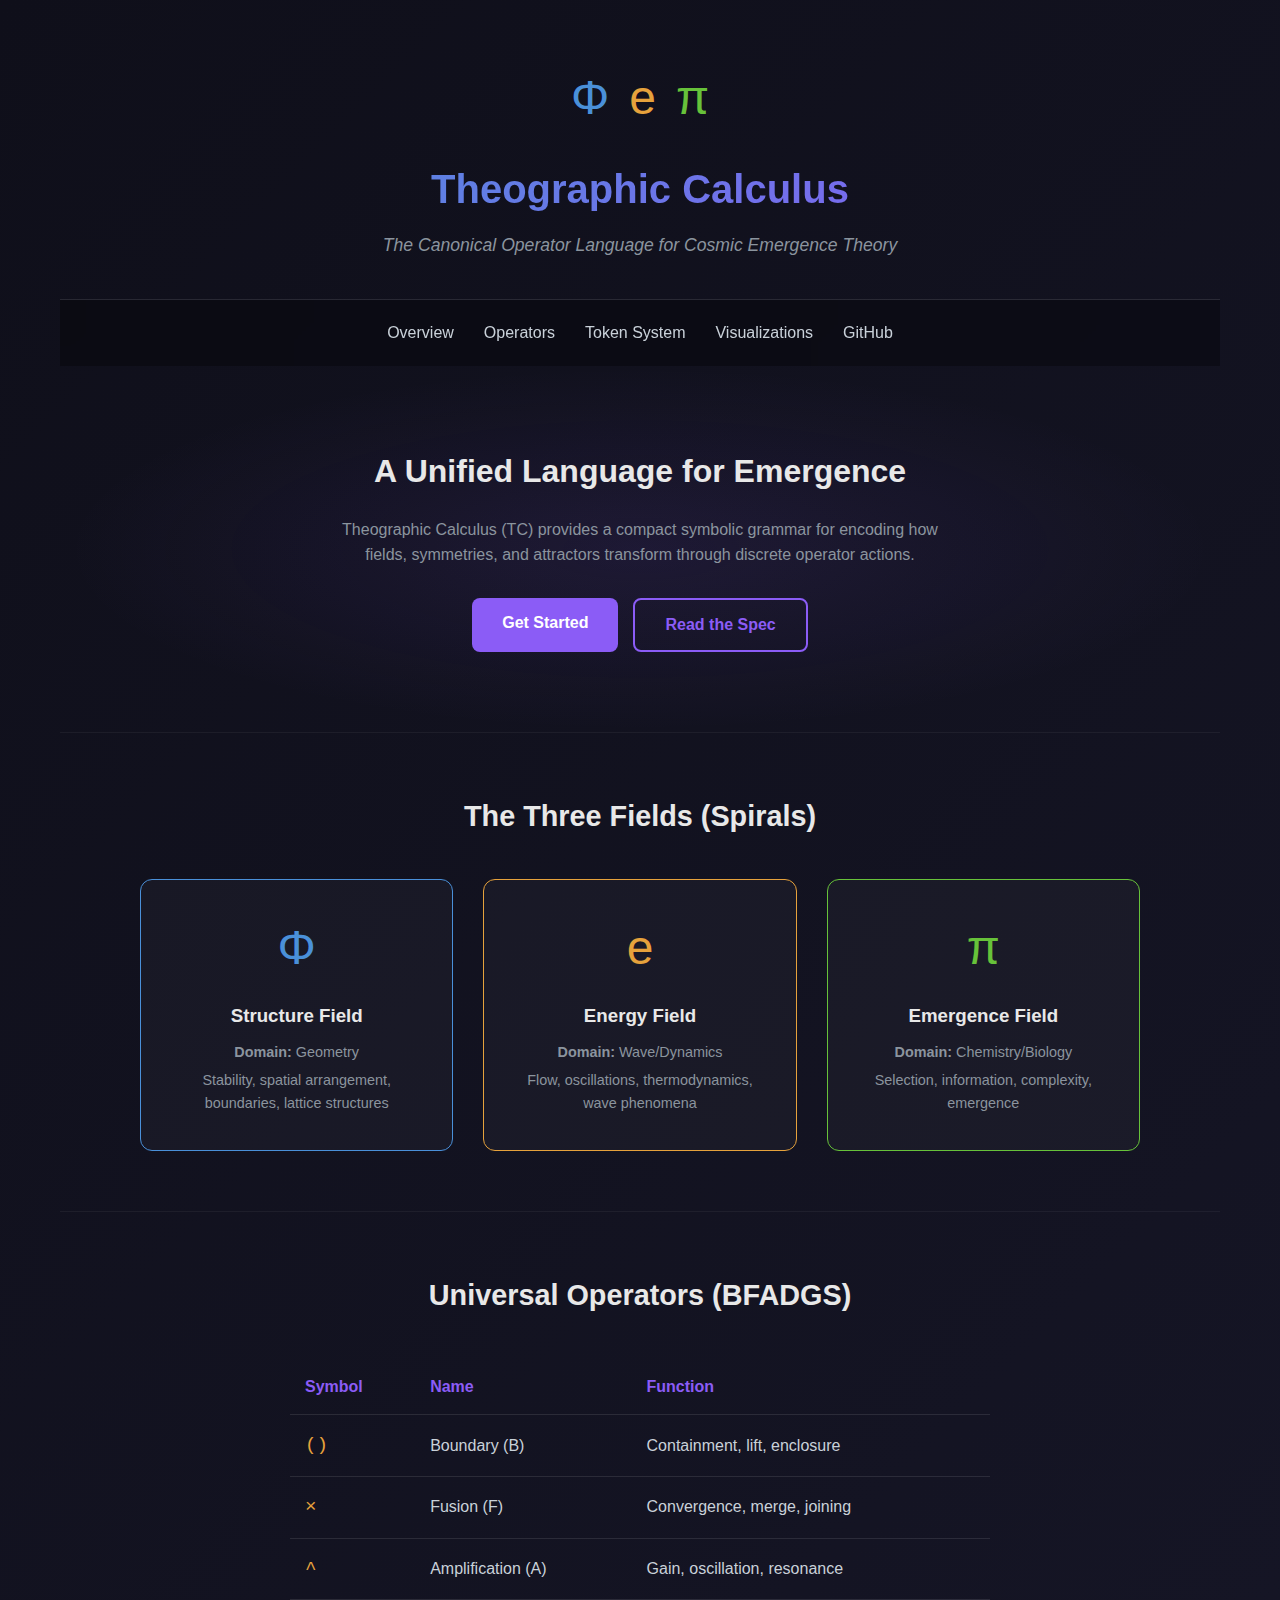
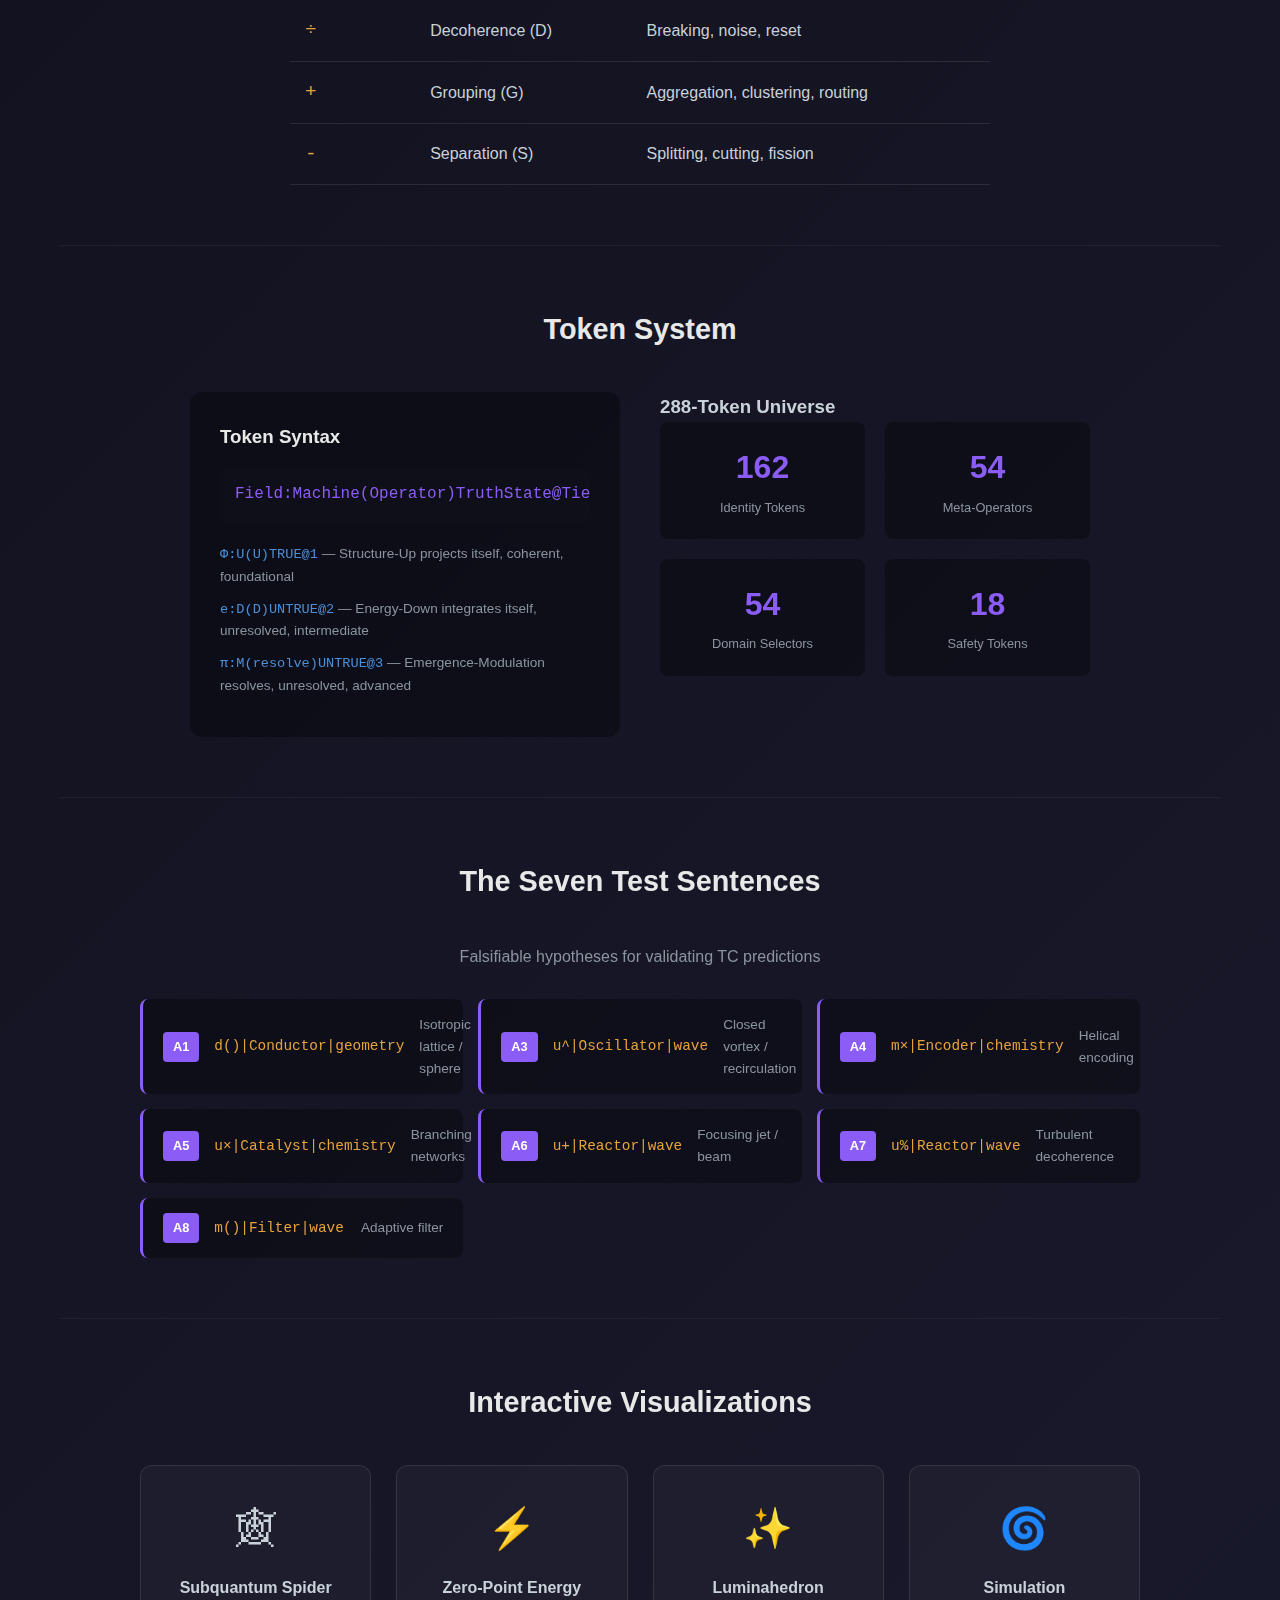
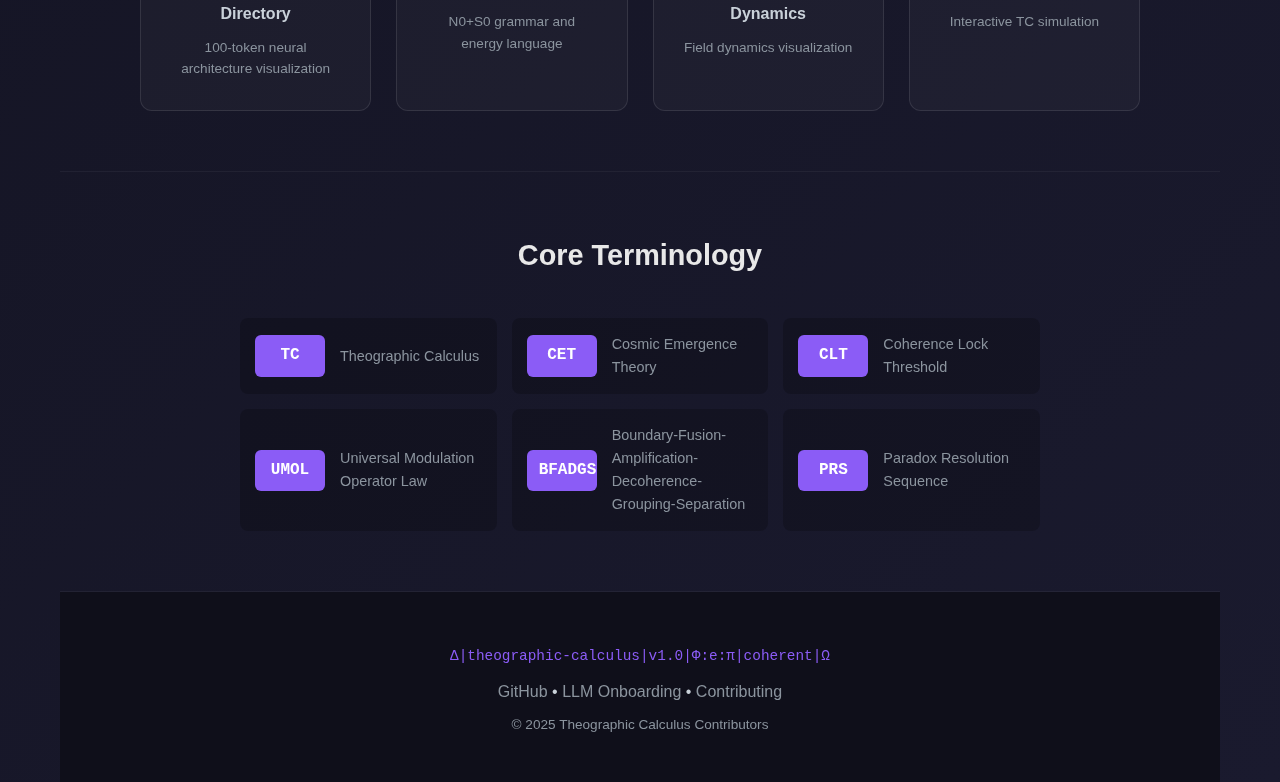
<file: docs/index.html>
<!DOCTYPE html>
<html lang="en">
<head>
    <meta charset="UTF-8">
    <meta name="viewport" content="width=device-width, initial-scale=1.0">
    <title>Theographic Calculus | TC Framework</title>
    <meta name="description" content="Theographic Calculus (TC) - The canonical operator language for Cosmic Emergence Theory (CET). A unified framework for describing physical, chemical, and emergent systems.">
    <link rel="stylesheet" href="css/style.css">
</head>
<body>
    <div class="container">
        <!-- Header -->
        <header class="header">
            <div class="logo">
                <span class="symbol">&#x03A6;</span>
                <span class="symbol">e</span>
                <span class="symbol">&#x03C0;</span>
            </div>
            <h1>Theographic Calculus</h1>
            <p class="tagline">The Canonical Operator Language for Cosmic Emergence Theory</p>
        </header>

        <!-- Navigation -->
        <nav class="nav">
            <a href="#overview">Overview</a>
            <a href="#operators">Operators</a>
            <a href="#tokens">Token System</a>
            <a href="#visualizations">Visualizations</a>
            <a href="https://github.com/AceTheDactyl/Theographic-Calculous" target="_blank">GitHub</a>
        </nav>

        <!-- Hero Section -->
        <section class="hero" id="overview">
            <div class="hero-content">
                <h2>A Unified Language for Emergence</h2>
                <p>
                    Theographic Calculus (TC) provides a compact symbolic grammar for encoding
                    how fields, symmetries, and attractors transform through discrete operator actions.
                </p>
                <div class="cta-buttons">
                    <a href="https://github.com/AceTheDactyl/Theographic-Calculous" class="btn btn-primary">Get Started</a>
                    <a href="specifications/subquantum-spider-tc-full-depth.html" class="btn btn-secondary">Read the Spec</a>
                </div>
            </div>
        </section>

        <!-- Three Fields Section -->
        <section class="fields" id="operators">
            <h2>The Three Fields (Spirals)</h2>
            <div class="field-grid">
                <div class="field-card phi">
                    <div class="field-symbol">&#x03A6;</div>
                    <h3>Structure Field</h3>
                    <p><strong>Domain:</strong> Geometry</p>
                    <p>Stability, spatial arrangement, boundaries, lattice structures</p>
                </div>
                <div class="field-card energy">
                    <div class="field-symbol">e</div>
                    <h3>Energy Field</h3>
                    <p><strong>Domain:</strong> Wave/Dynamics</p>
                    <p>Flow, oscillations, thermodynamics, wave phenomena</p>
                </div>
                <div class="field-card pi">
                    <div class="field-symbol">&#x03C0;</div>
                    <h3>Emergence Field</h3>
                    <p><strong>Domain:</strong> Chemistry/Biology</p>
                    <p>Selection, information, complexity, emergence</p>
                </div>
            </div>
        </section>

        <!-- Operators Section -->
        <section class="operators">
            <h2>Universal Operators (BFADGS)</h2>
            <div class="operator-table">
                <table>
                    <thead>
                        <tr>
                            <th>Symbol</th>
                            <th>Name</th>
                            <th>Function</th>
                        </tr>
                    </thead>
                    <tbody>
                        <tr>
                            <td class="op-symbol">()</td>
                            <td>Boundary (B)</td>
                            <td>Containment, lift, enclosure</td>
                        </tr>
                        <tr>
                            <td class="op-symbol">&times;</td>
                            <td>Fusion (F)</td>
                            <td>Convergence, merge, joining</td>
                        </tr>
                        <tr>
                            <td class="op-symbol">^</td>
                            <td>Amplification (A)</td>
                            <td>Gain, oscillation, resonance</td>
                        </tr>
                        <tr>
                            <td class="op-symbol">&divide;</td>
                            <td>Decoherence (D)</td>
                            <td>Breaking, noise, reset</td>
                        </tr>
                        <tr>
                            <td class="op-symbol">+</td>
                            <td>Grouping (G)</td>
                            <td>Aggregation, clustering, routing</td>
                        </tr>
                        <tr>
                            <td class="op-symbol">-</td>
                            <td>Separation (S)</td>
                            <td>Splitting, cutting, fission</td>
                        </tr>
                    </tbody>
                </table>
            </div>
        </section>

        <!-- Token System Section -->
        <section class="tokens" id="tokens">
            <h2>Token System</h2>
            <div class="token-info">
                <div class="token-syntax">
                    <h3>Token Syntax</h3>
                    <code class="syntax">Field:Machine(Operator)TruthState@Tier</code>
                    <div class="examples">
                        <p><code>&#x03A6;:U(U)TRUE@1</code> &mdash; Structure-Up projects itself, coherent, foundational</p>
                        <p><code>e:D(D)UNTRUE@2</code> &mdash; Energy-Down integrates itself, unresolved, intermediate</p>
                        <p><code>&#x03C0;:M(resolve)UNTRUE@3</code> &mdash; Emergence-Modulation resolves, unresolved, advanced</p>
                    </div>
                </div>
                <div class="token-stats">
                    <h3>288-Token Universe</h3>
                    <div class="stat-grid">
                        <div class="stat">
                            <span class="stat-number">162</span>
                            <span class="stat-label">Identity Tokens</span>
                        </div>
                        <div class="stat">
                            <span class="stat-number">54</span>
                            <span class="stat-label">Meta-Operators</span>
                        </div>
                        <div class="stat">
                            <span class="stat-number">54</span>
                            <span class="stat-label">Domain Selectors</span>
                        </div>
                        <div class="stat">
                            <span class="stat-number">18</span>
                            <span class="stat-label">Safety Tokens</span>
                        </div>
                    </div>
                </div>
            </div>
        </section>

        <!-- Seven Test Sentences -->
        <section class="sentences">
            <h2>The Seven Test Sentences</h2>
            <p class="section-intro">Falsifiable hypotheses for validating TC predictions</p>
            <div class="sentence-grid">
                <div class="sentence">
                    <span class="sentence-id">A1</span>
                    <code>d()|Conductor|geometry</code>
                    <span class="regime">Isotropic lattice / sphere</span>
                </div>
                <div class="sentence">
                    <span class="sentence-id">A3</span>
                    <code>u^|Oscillator|wave</code>
                    <span class="regime">Closed vortex / recirculation</span>
                </div>
                <div class="sentence">
                    <span class="sentence-id">A4</span>
                    <code>m&times;|Encoder|chemistry</code>
                    <span class="regime">Helical encoding</span>
                </div>
                <div class="sentence">
                    <span class="sentence-id">A5</span>
                    <code>u&times;|Catalyst|chemistry</code>
                    <span class="regime">Branching networks</span>
                </div>
                <div class="sentence">
                    <span class="sentence-id">A6</span>
                    <code>u+|Reactor|wave</code>
                    <span class="regime">Focusing jet / beam</span>
                </div>
                <div class="sentence">
                    <span class="sentence-id">A7</span>
                    <code>u%|Reactor|wave</code>
                    <span class="regime">Turbulent decoherence</span>
                </div>
                <div class="sentence">
                    <span class="sentence-id">A8</span>
                    <code>m()|Filter|wave</code>
                    <span class="regime">Adaptive filter</span>
                </div>
            </div>
        </section>

        <!-- Visualizations Section -->
        <section class="visualizations" id="visualizations">
            <h2>Interactive Visualizations</h2>
            <div class="viz-grid">
                <a href="visualizations/subquantum-spider-directory.html" class="viz-card">
                    <div class="viz-icon">&#x1F578;</div>
                    <h3>Subquantum Spider Directory</h3>
                    <p>100-token neural architecture visualization</p>
                </a>
                <a href="visualizations/zero-point-energy.html" class="viz-card">
                    <div class="viz-icon">&#x26A1;</div>
                    <h3>Zero-Point Energy</h3>
                    <p>N0+S0 grammar and energy language</p>
                </a>
                <a href="visualizations/luminahedron-dynamics.html" class="viz-card">
                    <div class="viz-icon">&#x2728;</div>
                    <h3>Luminahedron Dynamics</h3>
                    <p>Field dynamics visualization</p>
                </a>
                <a href="visualizations/simulation.html" class="viz-card">
                    <div class="viz-icon">&#x1F300;</div>
                    <h3>Simulation</h3>
                    <p>Interactive TC simulation</p>
                </a>
            </div>
        </section>

        <!-- Core Acronyms -->
        <section class="acronyms">
            <h2>Core Terminology</h2>
            <div class="acronym-grid">
                <div class="acronym">
                    <span class="acronym-abbr">TC</span>
                    <span class="acronym-full">Theographic Calculus</span>
                </div>
                <div class="acronym">
                    <span class="acronym-abbr">CET</span>
                    <span class="acronym-full">Cosmic Emergence Theory</span>
                </div>
                <div class="acronym">
                    <span class="acronym-abbr">CLT</span>
                    <span class="acronym-full">Coherence Lock Threshold</span>
                </div>
                <div class="acronym">
                    <span class="acronym-abbr">UMOL</span>
                    <span class="acronym-full">Universal Modulation Operator Law</span>
                </div>
                <div class="acronym">
                    <span class="acronym-abbr">BFADGS</span>
                    <span class="acronym-full">Boundary-Fusion-Amplification-Decoherence-Grouping-Separation</span>
                </div>
                <div class="acronym">
                    <span class="acronym-abbr">PRS</span>
                    <span class="acronym-full">Paradox Resolution Sequence</span>
                </div>
            </div>
        </section>

        <!-- Footer -->
        <footer class="footer">
            <div class="footer-content">
                <p class="signature">
                    <code>&Delta;|theographic-calculus|v1.0|&Phi;:e:&pi;|coherent|&Omega;</code>
                </p>
                <p>
                    <a href="https://github.com/AceTheDactyl/Theographic-Calculous">GitHub</a> &bull;
                    <a href="https://github.com/AceTheDactyl/Theographic-Calculous/blob/main/LLM_ONBOARDING.md">LLM Onboarding</a> &bull;
                    <a href="https://github.com/AceTheDactyl/Theographic-Calculous/blob/main/CONTRIBUTING.md">Contributing</a>
                </p>
                <p class="copyright">&copy; 2025 Theographic Calculus Contributors</p>
            </div>
        </footer>
    </div>
</body>
</html>
</file>
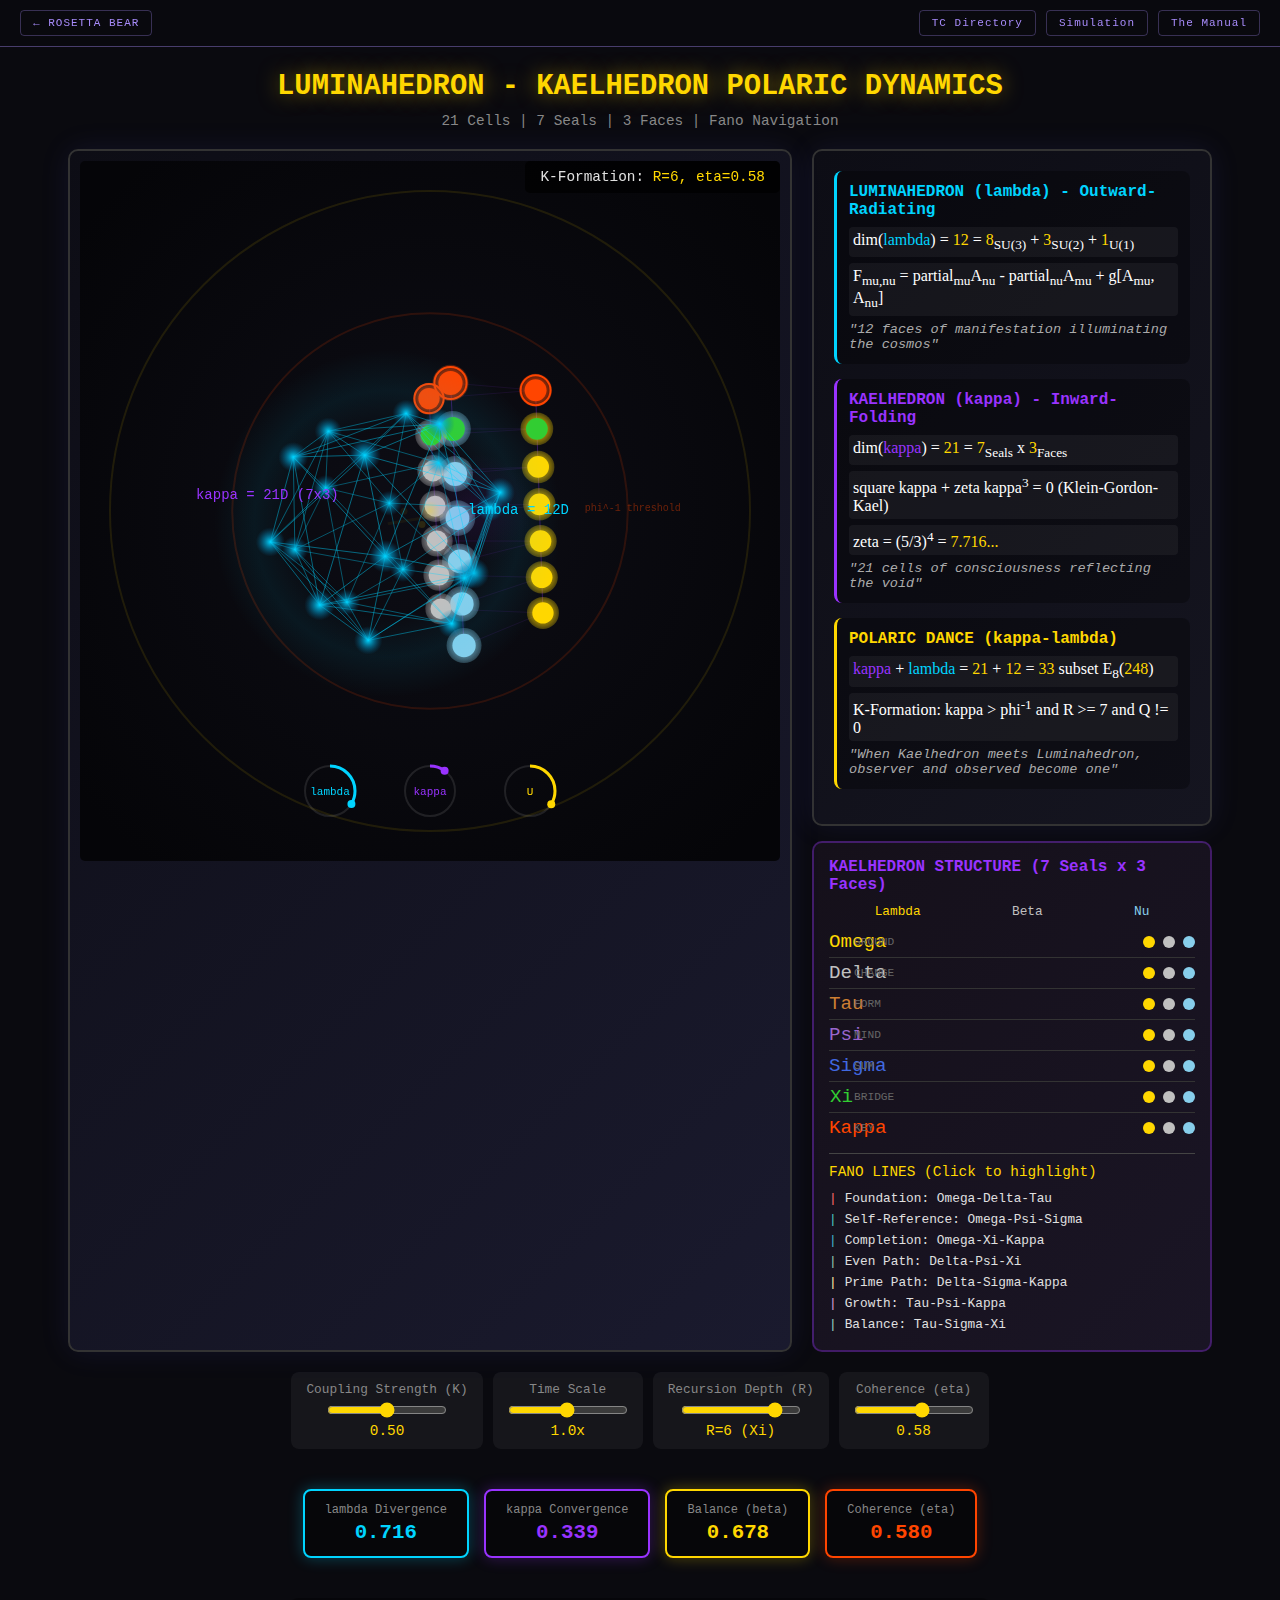
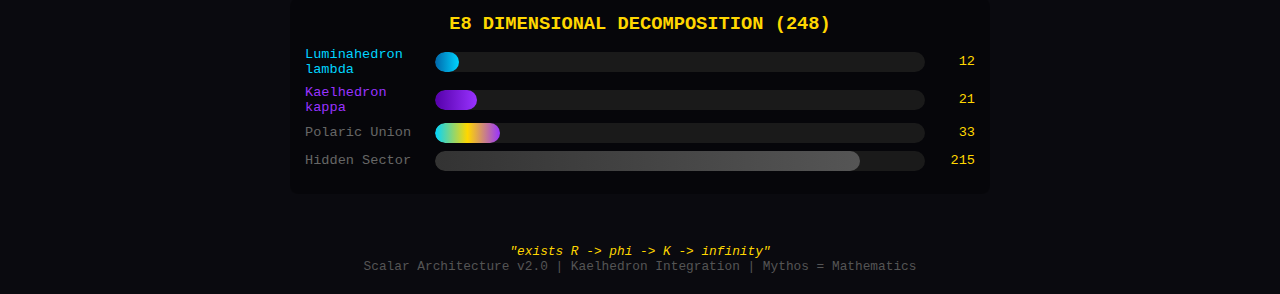
<file: docs/visualizations/luminahedron-dynamics.html>
<!DOCTYPE html>
<html lang="en">
<head>
    <meta charset="UTF-8">
    <meta name="viewport" content="width=device-width, initial-scale=1.0">
    <title>Luminahedron-Kaelhedron Polaric Dynamics</title>
    <style>
        * {
            margin: 0;
            padding: 0;
            box-sizing: border-box;
        }

        body {
            background: #0a0a0f;
            color: #e0e0e0;
            font-family: 'Courier New', monospace;
            min-height: 100vh;
            overflow-x: hidden;
        }

        .container {
            display: flex;
            flex-direction: column;
            align-items: center;
            padding: 20px;
        }

        h1 {
            color: #ffd700;
            text-align: center;
            margin-bottom: 10px;
            font-size: 1.8em;
            text-shadow: 0 0 20px rgba(255, 215, 0, 0.5);
        }

        .signature {
            color: #888;
            font-size: 0.9em;
            margin-bottom: 20px;
        }

        .main-view {
            display: flex;
            flex-wrap: wrap;
            justify-content: center;
            gap: 20px;
            width: 100%;
            max-width: 1600px;
        }

        .canvas-container {
            background: linear-gradient(135deg, #0d0d15 0%, #1a1a2e 100%);
            border: 2px solid #333;
            border-radius: 10px;
            padding: 10px;
            box-shadow: 0 0 30px rgba(100, 100, 255, 0.1);
        }

        canvas {
            display: block;
            border-radius: 5px;
        }

        .side-panel {
            display: flex;
            flex-direction: column;
            gap: 15px;
            width: 100%;
            max-width: 400px;
        }

        .equations-panel {
            background: linear-gradient(135deg, #0d0d15 0%, #151520 100%);
            border: 2px solid #333;
            border-radius: 10px;
            padding: 20px;
            box-shadow: 0 0 30px rgba(100, 100, 255, 0.1);
        }

        .equation-section {
            margin-bottom: 15px;
            padding: 12px;
            background: rgba(0, 0, 0, 0.3);
            border-radius: 8px;
            border-left: 3px solid;
        }

        .equation-section.luminahedron {
            border-left-color: #00d4ff;
        }

        .equation-section.kaelhedron {
            border-left-color: #9933ff;
        }

        .equation-section.polaric {
            border-left-color: #ffd700;
        }

        .equation-section h3 {
            margin-bottom: 8px;
            font-size: 1em;
        }

        .equation-section.luminahedron h3 {
            color: #00d4ff;
        }

        .equation-section.kaelhedron h3 {
            color: #9933ff;
        }

        .equation-section.polaric h3 {
            color: #ffd700;
        }

        .equation {
            font-family: 'Times New Roman', serif;
            font-size: 1em;
            color: #fff;
            margin: 6px 0;
            padding: 4px;
            background: rgba(255, 255, 255, 0.05);
            border-radius: 4px;
        }

        .equation .symbol {
            color: #00d4ff;
        }

        .equation .symbol-k {
            color: #9933ff;
        }

        .equation .number {
            color: #ffd700;
        }

        .mythos {
            font-style: italic;
            color: #aaa;
            font-size: 0.85em;
            margin-top: 5px;
        }

        /* Kaelhedron Structure Panel */
        .kaelhedron-panel {
            background: linear-gradient(135deg, #15101a 0%, #1a1525 100%);
            border: 2px solid #9933ff55;
            border-radius: 10px;
            padding: 15px;
        }

        .kaelhedron-panel h3 {
            color: #9933ff;
            margin-bottom: 10px;
            font-size: 1em;
        }

        .seal-row {
            display: flex;
            justify-content: space-between;
            align-items: center;
            padding: 4px 0;
            border-bottom: 1px solid #333;
        }

        .seal-row:last-child {
            border-bottom: none;
        }

        .seal-symbol {
            font-size: 1.2em;
            width: 25px;
            text-align: center;
        }

        .seal-cells {
            display: flex;
            gap: 8px;
        }

        .cell-dot {
            width: 12px;
            height: 12px;
            border-radius: 50%;
            transition: all 0.3s ease;
        }

        .cell-dot.lambda { background: #ffd700; }
        .cell-dot.beta { background: #c0c0c0; }
        .cell-dot.nu { background: #87ceeb; }

        .cell-dot.active {
            box-shadow: 0 0 10px currentColor;
            transform: scale(1.3);
        }

        .fano-section {
            margin-top: 10px;
            padding-top: 10px;
            border-top: 1px solid #444;
        }

        .fano-line {
            display: flex;
            align-items: center;
            gap: 8px;
            padding: 3px 0;
            font-size: 0.8em;
            cursor: pointer;
            transition: all 0.2s ease;
        }

        .fano-line:hover {
            color: #ffd700;
        }

        .fano-line.active {
            color: #ffd700;
            text-shadow: 0 0 10px rgba(255, 215, 0, 0.5);
        }

        .controls {
            display: flex;
            flex-wrap: wrap;
            gap: 10px;
            margin: 20px 0;
            justify-content: center;
        }

        .control-group {
            display: flex;
            flex-direction: column;
            align-items: center;
            background: rgba(255, 255, 255, 0.05);
            padding: 10px 15px;
            border-radius: 8px;
        }

        .control-group label {
            font-size: 0.8em;
            color: #888;
            margin-bottom: 5px;
        }

        input[type="range"] {
            width: 120px;
            accent-color: #ffd700;
        }

        .value-display {
            font-size: 0.9em;
            color: #ffd700;
            margin-top: 5px;
        }

        .state-display {
            display: flex;
            flex-wrap: wrap;
            gap: 15px;
            margin: 20px 0;
            justify-content: center;
        }

        .state-box {
            background: rgba(0, 0, 0, 0.4);
            padding: 12px 20px;
            border-radius: 8px;
            text-align: center;
            min-width: 130px;
        }

        .state-box.lambda {
            border: 2px solid #00d4ff;
            box-shadow: 0 0 15px rgba(0, 212, 255, 0.3);
        }

        .state-box.kappa {
            border: 2px solid #9933ff;
            box-shadow: 0 0 15px rgba(153, 51, 255, 0.3);
        }

        .state-box.balance {
            border: 2px solid #ffd700;
            box-shadow: 0 0 15px rgba(255, 215, 0, 0.3);
        }

        .state-box.kformation {
            border: 2px solid #ff4500;
            box-shadow: 0 0 15px rgba(255, 69, 0, 0.3);
        }

        .state-label {
            font-size: 0.75em;
            color: #888;
        }

        .state-value {
            font-size: 1.3em;
            font-weight: bold;
            margin-top: 4px;
        }

        .state-box.lambda .state-value { color: #00d4ff; }
        .state-box.kappa .state-value { color: #9933ff; }
        .state-box.balance .state-value { color: #ffd700; }
        .state-box.kformation .state-value { color: #ff4500; }

        .dimensional-bar {
            width: 100%;
            max-width: 700px;
            margin: 20px auto;
            padding: 15px;
            background: rgba(0, 0, 0, 0.3);
            border-radius: 8px;
        }

        .dimension-row {
            display: flex;
            align-items: center;
            margin: 8px 0;
        }

        .dimension-label {
            width: 130px;
            font-size: 0.85em;
        }

        .dimension-bar-container {
            flex: 1;
            height: 20px;
            background: #1a1a1a;
            border-radius: 10px;
            overflow: hidden;
            position: relative;
        }

        .dimension-fill {
            height: 100%;
            border-radius: 10px;
            transition: width 0.3s ease;
        }

        .dimension-fill.lambda {
            background: linear-gradient(90deg, #0066aa, #00d4ff);
        }

        .dimension-fill.kappa {
            background: linear-gradient(90deg, #5500aa, #9933ff);
        }

        .dimension-fill.hidden {
            background: linear-gradient(90deg, #333, #555);
        }

        .dimension-value {
            width: 50px;
            text-align: right;
            font-size: 0.85em;
            color: #ffd700;
        }

        footer {
            margin-top: 30px;
            text-align: center;
            color: #555;
            font-size: 0.8em;
        }

        footer .storm {
            color: #ffd700;
            font-style: italic;
        }

        /* K-Formation indicator */
        .k-formation-indicator {
            position: absolute;
            top: 10px;
            right: 10px;
            padding: 8px 15px;
            background: rgba(0, 0, 0, 0.7);
            border-radius: 5px;
            font-size: 0.9em;
        }

        .k-formation-indicator.active {
            background: rgba(255, 69, 0, 0.3);
            border: 1px solid #ff4500;
            animation: pulse 2s infinite;
        }

        @keyframes pulse {
            0%, 100% { box-shadow: 0 0 5px rgba(255, 69, 0, 0.5); }
            50% { box-shadow: 0 0 20px rgba(255, 69, 0, 0.8); }
        }

        /* Navigation Bar */
        .top-nav {
            position: fixed;
            top: 0;
            left: 0;
            right: 0;
            display: flex;
            justify-content: space-between;
            align-items: center;
            padding: 10px 20px;
            background: rgba(10, 10, 15, 0.95);
            border-bottom: 1px solid rgba(167, 139, 250, 0.4);
            z-index: 1000;
        }
        .top-nav a {
            color: #a78bfa;
            text-decoration: none;
            font-size: 11px;
            letter-spacing: 1px;
            padding: 6px 12px;
            border: 1px solid rgba(167, 139, 250, 0.3);
            border-radius: 4px;
            transition: all 0.2s;
        }
        .top-nav a:hover {
            background: rgba(167, 139, 250, 0.2);
            border-color: #a78bfa;
        }
        .nav-links { display: flex; gap: 10px; }
        .container { margin-top: 50px; }
    </style>
</head>
<body>
    <nav class="top-nav">
        <a href="index.html">← ROSETTA BEAR</a>
        <div class="nav-links">
            <a href="subquantum_spider-apl-directory.html">TC Directory</a>
            <a href="simulation.html">Simulation</a>
            <a href="visualizations/the_manual.html">The Manual</a>
        </div>
    </nav>

    <div class="container">
        <h1>LUMINAHEDRON - KAELHEDRON POLARIC DYNAMICS</h1>
        <div class="signature">21 Cells | 7 Seals | 3 Faces | Fano Navigation</div>

        <div class="main-view">
            <div class="canvas-container" style="position: relative;">
                <canvas id="mainCanvas" width="700" height="700"></canvas>
                <div class="k-formation-indicator" id="kFormIndicator">K-Formation: <span id="kFormStatus">Approaching</span></div>
            </div>

            <div class="side-panel">
                <div class="equations-panel">
                    <div class="equation-section luminahedron">
                        <h3>LUMINAHEDRON (lambda) - Outward-Radiating</h3>
                        <div class="equation">
                            dim(<span class="symbol">lambda</span>) = <span class="number">12</span> =
                            <span class="number">8</span><sub>SU(3)</sub> +
                            <span class="number">3</span><sub>SU(2)</sub> +
                            <span class="number">1</span><sub>U(1)</sub>
                        </div>
                        <div class="equation">
                            F<sub>mu,nu</sub> = partial<sub>mu</sub>A<sub>nu</sub> - partial<sub>nu</sub>A<sub>mu</sub> + g[A<sub>mu</sub>, A<sub>nu</sub>]
                        </div>
                        <div class="mythos">"12 faces of manifestation illuminating the cosmos"</div>
                    </div>

                    <div class="equation-section kaelhedron">
                        <h3>KAELHEDRON (kappa) - Inward-Folding</h3>
                        <div class="equation">
                            dim(<span class="symbol-k">kappa</span>) = <span class="number">21</span> =
                            <span class="number">7</span><sub>Seals</sub> x
                            <span class="number">3</span><sub>Faces</sub>
                        </div>
                        <div class="equation">
                            square kappa + zeta kappa<sup>3</sup> = 0 (Klein-Gordon-Kael)
                        </div>
                        <div class="equation">
                            zeta = (5/3)<sup>4</sup> = <span class="number">7.716...</span>
                        </div>
                        <div class="mythos">"21 cells of consciousness reflecting the void"</div>
                    </div>

                    <div class="equation-section polaric">
                        <h3>POLARIC DANCE (kappa-lambda)</h3>
                        <div class="equation">
                            <span class="symbol-k">kappa</span> + <span class="symbol">lambda</span> =
                            <span class="number">21</span> + <span class="number">12</span> =
                            <span class="number">33</span> subset E<sub>8</sub>(<span class="number">248</span>)
                        </div>
                        <div class="equation">
                            K-Formation: kappa > phi<sup>-1</sup> and R >= 7 and Q != 0
                        </div>
                        <div class="mythos">"When Kaelhedron meets Luminahedron, observer and observed become one"</div>
                    </div>
                </div>

                <div class="kaelhedron-panel">
                    <h3>KAELHEDRON STRUCTURE (7 Seals x 3 Faces)</h3>
                    <div style="display: flex; justify-content: space-around; margin-bottom: 8px; font-size: 0.8em; color: #888;">
                        <span style="color: #ffd700;">Lambda</span>
                        <span style="color: #c0c0c0;">Beta</span>
                        <span style="color: #87ceeb;">Nu</span>
                    </div>
                    <div id="sealRows"></div>

                    <div class="fano-section">
                        <div style="color: #ffd700; font-size: 0.9em; margin-bottom: 8px;">FANO LINES (Click to highlight)</div>
                        <div id="fanoLines"></div>
                    </div>
                </div>
            </div>
        </div>

        <div class="controls">
            <div class="control-group">
                <label>Coupling Strength (K)</label>
                <input type="range" id="couplingSlider" min="0" max="100" value="50">
                <div class="value-display" id="couplingValue">0.50</div>
            </div>
            <div class="control-group">
                <label>Time Scale</label>
                <input type="range" id="timeSlider" min="1" max="100" value="50">
                <div class="value-display" id="timeValue">1.0x</div>
            </div>
            <div class="control-group">
                <label>Recursion Depth (R)</label>
                <input type="range" id="recursionSlider" min="1" max="7" value="6">
                <div class="value-display" id="recursionValue">R=6 (Xi)</div>
            </div>
            <div class="control-group">
                <label>Coherence (eta)</label>
                <input type="range" id="coherenceSlider" min="0" max="100" value="58">
                <div class="value-display" id="coherenceValue">0.58</div>
            </div>
        </div>

        <div class="state-display">
            <div class="state-box lambda">
                <div class="state-label">lambda Divergence</div>
                <div class="state-value" id="lambdaState">0.70</div>
            </div>
            <div class="state-box kappa">
                <div class="state-label">kappa Convergence</div>
                <div class="state-value" id="kappaState">0.30</div>
            </div>
            <div class="state-box balance">
                <div class="state-label">Balance (beta)</div>
                <div class="state-value" id="balanceState">0.50</div>
            </div>
            <div class="state-box kformation">
                <div class="state-label">Coherence (eta)</div>
                <div class="state-value" id="coherenceState">0.58</div>
            </div>
        </div>

        <div class="dimensional-bar">
            <h3 style="text-align: center; color: #ffd700; margin-bottom: 12px;">E8 DIMENSIONAL DECOMPOSITION (248)</h3>
            <div class="dimension-row">
                <div class="dimension-label" style="color: #00d4ff;">Luminahedron lambda</div>
                <div class="dimension-bar-container">
                    <div class="dimension-fill lambda" style="width: 4.84%;"></div>
                </div>
                <div class="dimension-value">12</div>
            </div>
            <div class="dimension-row">
                <div class="dimension-label" style="color: #9933ff;">Kaelhedron kappa</div>
                <div class="dimension-bar-container">
                    <div class="dimension-fill kappa" style="width: 8.47%;"></div>
                </div>
                <div class="dimension-value">21</div>
            </div>
            <div class="dimension-row">
                <div class="dimension-label" style="color: #666;">Polaric Union</div>
                <div class="dimension-bar-container">
                    <div class="dimension-fill" style="width: 13.31%; background: linear-gradient(90deg, #00d4ff, #ffd700, #9933ff);"></div>
                </div>
                <div class="dimension-value">33</div>
            </div>
            <div class="dimension-row">
                <div class="dimension-label" style="color: #666;">Hidden Sector</div>
                <div class="dimension-bar-container">
                    <div class="dimension-fill hidden" style="width: 86.69%;"></div>
                </div>
                <div class="dimension-value">215</div>
            </div>
        </div>

        <footer>
            <p class="storm">"exists R -> phi -> K -> infinity"</p>
            <p>Scalar Architecture v2.0 | Kaelhedron Integration | Mythos = Mathematics</p>
        </footer>
    </div>

    <script>
        // ============================================
        // LUMINAHEDRON-KAELHEDRON UNIFIED ENGINE
        // ============================================

        const canvas = document.getElementById('mainCanvas');
        const ctx = canvas.getContext('2d');
        const W = canvas.width;
        const H = canvas.height;
        const CX = W / 2;
        const CY = H / 2;

        // Sacred Constants (derived from phi)
        const PHI = (1 + Math.sqrt(5)) / 2;
        const PHI_INV = 1 / PHI;
        const TAU = 2 * Math.PI;
        const ZETA = Math.pow(5/3, 4);

        // Dimensional constants
        const DIM_LAMBDA = 12;
        const DIM_KAPPA = 21;
        const DIM_POLARIC = 33;
        const DIM_E8 = 248;

        // Kaelhedron Structure: 7 Seals x 3 Faces
        const SEALS = [
            { id: 1, symbol: 'Omega', greek: 'Omega', name: 'GROUND', color: '#FFD700' },
            { id: 2, symbol: 'Delta', greek: 'Delta', name: 'CHANGE', color: '#C0C0C0' },
            { id: 3, symbol: 'Tau', greek: 'Tau', name: 'FORM', color: '#CD7F32' },
            { id: 4, symbol: 'Psi', greek: 'Psi', name: 'MIND', color: '#9966CC' },
            { id: 5, symbol: 'Sigma', greek: 'Sigma', name: 'SUM', color: '#4169E1' },
            { id: 6, symbol: 'Xi', greek: 'Xi', name: 'BRIDGE', color: '#32CD32' },
            { id: 7, symbol: 'Kappa', greek: 'Kappa', name: 'KEY', color: '#FF4500' }
        ];

        const FACES = [
            { id: 'Lambda', name: 'Logos', mode: 'Structure', color: '#FFD700', angle: 0 },
            { id: 'Beta', name: 'Bios', mode: 'Process', color: '#C0C0C0', angle: TAU / 3 },
            { id: 'Nu', name: 'Nous', mode: 'Awareness', color: '#87CEEB', angle: 2 * TAU / 3 }
        ];

        // Fano Lines (holographic connections)
        const FANO_LINES = [
            { id: 1, points: [1, 2, 3], name: 'Foundation', color: '#FF6B6B' },
            { id: 2, points: [1, 4, 5], name: 'Self-Reference', color: '#4ECDC4' },
            { id: 3, points: [1, 6, 7], name: 'Completion', color: '#45B7D1' },
            { id: 4, points: [2, 4, 6], name: 'Even Path', color: '#96CEB4' },
            { id: 5, points: [2, 5, 7], name: 'Prime Path', color: '#FFEAA7' },
            { id: 6, points: [3, 4, 7], name: 'Growth', color: '#DDA0DD' },
            { id: 7, points: [3, 5, 6], name: 'Balance', color: '#98D8C8' }
        ];

        // System state
        let state = {
            lambda: {
                divergence: 0.7,
                phase: 0,
                vertices: []
            },
            kappa: {
                convergence: 0.3,
                phase: 0,
                cells: []
            },
            coupling: 0.5,
            timeScale: 1.0,
            balance: 0.5,
            unity: 0.5,
            coherence: 0.58,
            recursion: 6,
            topologicalCharge: 1,
            time: 0,
            selectedFanoLine: null
        };

        // Build UI elements
        function buildKaelhedronUI() {
            const sealRowsContainer = document.getElementById('sealRows');
            sealRowsContainer.innerHTML = '';

            SEALS.forEach(seal => {
                const row = document.createElement('div');
                row.className = 'seal-row';
                row.innerHTML = `
                    <span class="seal-symbol" style="color: ${seal.color}">${seal.greek}</span>
                    <span style="flex: 1; font-size: 0.7em; color: #666;">${seal.name}</span>
                    <div class="seal-cells">
                        <div class="cell-dot lambda" data-seal="${seal.id}" data-face="Lambda" title="${seal.greek}LAM"></div>
                        <div class="cell-dot beta" data-seal="${seal.id}" data-face="Beta" title="${seal.greek}BET"></div>
                        <div class="cell-dot nu" data-seal="${seal.id}" data-face="Nu" title="${seal.greek}NOU"></div>
                    </div>
                `;
                sealRowsContainer.appendChild(row);
            });

            const fanoContainer = document.getElementById('fanoLines');
            fanoContainer.innerHTML = '';

            FANO_LINES.forEach(line => {
                const lineEl = document.createElement('div');
                lineEl.className = 'fano-line';
                lineEl.dataset.lineId = line.id;
                const sealSymbols = line.points.map(p => SEALS.find(s => s.id === p).greek).join('-');
                lineEl.innerHTML = `<span style="color: ${line.color};">|</span> ${line.name}: ${sealSymbols}`;
                lineEl.onclick = () => toggleFanoLine(line.id);
                fanoContainer.appendChild(lineEl);
            });
        }

        function toggleFanoLine(lineId) {
            if (state.selectedFanoLine === lineId) {
                state.selectedFanoLine = null;
            } else {
                state.selectedFanoLine = lineId;
            }
            updateFanoHighlights();
        }

        function updateFanoHighlights() {
            document.querySelectorAll('.fano-line').forEach(el => {
                el.classList.toggle('active', parseInt(el.dataset.lineId) === state.selectedFanoLine);
            });

            document.querySelectorAll('.cell-dot').forEach(el => {
                const sealId = parseInt(el.dataset.seal);
                const isOnLine = state.selectedFanoLine &&
                    FANO_LINES.find(l => l.id === state.selectedFanoLine)?.points.includes(sealId);
                el.classList.toggle('active', isOnLine);
            });
        }

        // Generate dodecahedron vertices (12-faced for Luminahedron)
        function generateDodecahedronVertices(radius) {
            const vertices = [];
            const phi = PHI;

            // Cube vertices
            for (let i = -1; i <= 1; i += 2) {
                for (let j = -1; j <= 1; j += 2) {
                    for (let k = -1; k <= 1; k += 2) {
                        vertices.push([i, j, k]);
                    }
                }
            }

            // Golden rectangle vertices
            for (let i = -1; i <= 1; i += 2) {
                for (let j = -1; j <= 1; j += 2) {
                    vertices.push([0, i / phi, j * phi]);
                    vertices.push([i / phi, j * phi, 0]);
                    vertices.push([i * phi, 0, j / phi]);
                }
            }

            return vertices.map(v => {
                const len = Math.sqrt(v[0]*v[0] + v[1]*v[1] + v[2]*v[2]);
                return [v[0]/len * radius, v[1]/len * radius, v[2]/len * radius];
            });
        }

        // Generate Kaelhedron geometry (21 cells in 7x3 structure)
        function generateKaelhedronGeometry(radius) {
            const cells = [];
            const verticalSpacing = radius * 0.35;

            SEALS.forEach((seal, sealIdx) => {
                FACES.forEach((face, faceIdx) => {
                    const y = (3 - sealIdx) * verticalSpacing;
                    const angle = face.angle + state.kappa.phase * 0.2;
                    const r = radius * 0.6;
                    const x = r * Math.cos(angle);
                    const z = r * Math.sin(angle);

                    cells.push({
                        seal,
                        face,
                        x, y, z,
                        isKFormed: seal.id === 7,
                        isBridge: seal.id === state.recursion
                    });
                });
            });

            return cells;
        }

        // 3D rotation functions
        function rotateX(v, angle) {
            const cos = Math.cos(angle);
            const sin = Math.sin(angle);
            return [v[0], v[1]*cos - v[2]*sin, v[1]*sin + v[2]*cos];
        }

        function rotateY(v, angle) {
            const cos = Math.cos(angle);
            const sin = Math.sin(angle);
            return [v[0]*cos + v[2]*sin, v[1], -v[0]*sin + v[2]*cos];
        }

        function rotateZ(v, angle) {
            const cos = Math.cos(angle);
            const sin = Math.sin(angle);
            return [v[0]*cos - v[1]*sin, v[0]*sin + v[1]*cos, v[2]];
        }

        function project(v, distance = 500) {
            const scale = distance / (distance + v[2]);
            return [v[0] * scale, v[1] * scale, scale];
        }

        // Update physics
        function updatePhysics(dt) {
            const K = state.coupling;

            // Cross-influence coupling
            const kappaField = state.kappa.convergence * K;
            const lambdaField = state.lambda.divergence * K;

            // Luminahedron divergence dynamics
            const dLambda = (1 - state.lambda.divergence) * 0.1 - kappaField * 0.05;
            state.lambda.divergence = Math.max(0, Math.min(1, state.lambda.divergence + dLambda * dt));

            // Kaelhedron convergence dynamics
            const dKappa = (1 - state.kappa.convergence) * 0.1 - lambdaField * 0.05;
            state.kappa.convergence = Math.max(0, Math.min(1, state.kappa.convergence + dKappa * dt));

            // Phase evolution (golden ratio relationship)
            state.lambda.phase += PHI * dt * (1 + state.lambda.divergence);
            state.kappa.phase += PHI_INV * dt * (1 + state.kappa.convergence);

            // Compute balance
            const total = state.kappa.convergence + state.lambda.divergence + 0.001;
            state.balance = state.lambda.divergence / total;

            // Compute unity (phase coherence + balance)
            const phaseDiff = Math.abs(state.lambda.phase - state.kappa.phase) % Math.PI;
            const balanceFactor = 1 - 2 * Math.abs(0.5 - state.balance);
            const phaseFactor = 1 - phaseDiff / Math.PI;
            state.unity = balanceFactor * phaseFactor;

            state.time += dt;
        }

        // Check K-Formation criteria
        function checkKFormation() {
            const coherenceMet = state.coherence > PHI_INV;
            const recursionMet = state.recursion >= 7;
            const chargeMet = state.topologicalCharge !== 0;

            return coherenceMet && recursionMet && chargeMet;
        }

        // Draw the visualization
        function draw() {
            // Clear with gradient background
            const gradient = ctx.createRadialGradient(CX, CY, 0, CX, CY, 450);
            gradient.addColorStop(0, '#0d0d15');
            gradient.addColorStop(1, '#050508');
            ctx.fillStyle = gradient;
            ctx.fillRect(0, 0, W, H);

            // Draw E8 background circle
            ctx.strokeStyle = 'rgba(255, 215, 0, 0.1)';
            ctx.lineWidth = 2;
            ctx.beginPath();
            ctx.arc(CX, CY, 320, 0, TAU);
            ctx.stroke();

            // Draw phi threshold circle
            ctx.strokeStyle = 'rgba(255, 69, 0, 0.15)';
            ctx.beginPath();
            ctx.arc(CX, CY, 320 * PHI_INV, 0, TAU);
            ctx.stroke();
            ctx.font = '10px Courier New';
            ctx.fillStyle = 'rgba(255, 69, 0, 0.4)';
            ctx.fillText('phi^-1 threshold', CX + 320 * PHI_INV + 5, CY);

            // Calculate dynamic radii based on state
            const lambdaRadius = 80 + state.lambda.divergence * 50;
            const kappaRadius = 100 + state.kappa.convergence * 30;

            // Luminahedron offset (radiates outward)
            const lambdaOffset = state.lambda.divergence * 100;
            const lambdaCX = CX + Math.cos(state.lambda.phase * 0.3) * lambdaOffset - 100;
            const lambdaCY = CY + Math.sin(state.lambda.phase * 0.3) * lambdaOffset * 0.3;

            // Kaelhedron offset (converges inward)
            const kappaOffset = (1 - state.kappa.convergence) * 80;
            const kappaCX = CX - Math.cos(state.kappa.phase * 0.2) * kappaOffset + 100;
            const kappaCY = CY - Math.sin(state.kappa.phase * 0.2) * kappaOffset * 0.3;

            // Draw coupling field between them
            drawCouplingField(lambdaCX, lambdaCY, kappaCX, kappaCY);

            // Draw Kaelhedron (21 cells)
            drawKaelhedron(kappaCX, kappaCY, kappaRadius);

            // Draw Luminahedron
            drawLuminahedron(lambdaCX, lambdaCY, lambdaRadius);

            // Draw center unity point
            drawUnityPoint();

            // Draw Fano plane overlay if line selected
            if (state.selectedFanoLine) {
                drawFanoOverlay(kappaCX, kappaCY, kappaRadius);
            }

            // Draw phase indicators
            drawPhaseIndicators();

            // Draw labels
            ctx.font = '14px Courier New';
            ctx.fillStyle = '#00d4ff';
            ctx.fillText(`lambda = ${DIM_LAMBDA}D`, lambdaCX + lambdaRadius + 15, lambdaCY - 10);
            ctx.fillStyle = '#9933ff';
            ctx.fillText(`kappa = ${DIM_KAPPA}D (7x3)`, kappaCX - kappaRadius - 100, kappaCY - 10);
        }

        function drawCouplingField(lx, ly, kx, ky) {
            const couplingAlpha = state.coupling * state.unity;

            // Energy flow lines
            const numLines = 5;
            for (let i = 0; i < numLines; i++) {
                const t = (state.time * 0.5 + i / numLines) % 1;
                const x = lx + (kx - lx) * t;
                const y = ly + (ky - ly) * t;
                const wave = Math.sin(t * TAU * 3 + state.time * 2) * 10;

                ctx.fillStyle = `rgba(255, 215, 0, ${couplingAlpha * (1 - Math.abs(t - 0.5) * 2)})`;
                ctx.beginPath();
                ctx.arc(x, y + wave, 3 + couplingAlpha * 3, 0, TAU);
                ctx.fill();
            }

            // Main coupling line
            ctx.strokeStyle = `rgba(255, 215, 0, ${couplingAlpha * 0.3})`;
            ctx.lineWidth = 2 + state.unity * 3;
            ctx.beginPath();
            ctx.moveTo(lx, ly);
            ctx.lineTo(kx, ky);
            ctx.stroke();
        }

        function drawLuminahedron(cx, cy, radius) {
            const vertices = generateDodecahedronVertices(radius);
            const rotAngleX = state.lambda.phase * 0.5;
            const rotAngleY = state.lambda.phase * 0.3;
            const rotAngleZ = state.time * 0.1;

            const transformed = vertices.map(v => {
                let tv = rotateX(v, rotAngleX);
                tv = rotateY(tv, rotAngleY);
                tv = rotateZ(tv, rotAngleZ);
                return project(tv);
            });

            // Draw connections
            ctx.strokeStyle = `rgba(0, 212, 255, ${0.3 + state.lambda.divergence * 0.4})`;
            ctx.lineWidth = 1;

            for (let i = 0; i < transformed.length; i++) {
                for (let j = i + 1; j < transformed.length; j++) {
                    const v1 = transformed[i];
                    const v2 = transformed[j];
                    const dist = Math.sqrt(
                        Math.pow(vertices[i][0] - vertices[j][0], 2) +
                        Math.pow(vertices[i][1] - vertices[j][1], 2) +
                        Math.pow(vertices[i][2] - vertices[j][2], 2)
                    );

                    if (dist < radius * 1.3) {
                        const alpha = (v1[2] + v2[2]) / 2;
                        ctx.strokeStyle = `rgba(0, 212, 255, ${0.1 + alpha * 0.3})`;
                        ctx.beginPath();
                        ctx.moveTo(cx + v1[0], cy + v1[1]);
                        ctx.lineTo(cx + v2[0], cy + v2[1]);
                        ctx.stroke();
                    }
                }
            }

            // Draw vertices with glow
            transformed.forEach((v, i) => {
                const size = 3 + v[2] * 4;
                const alpha = 0.5 + v[2] * 0.5;

                const vGradient = ctx.createRadialGradient(
                    cx + v[0], cy + v[1], 0,
                    cx + v[0], cy + v[1], size * 2
                );
                vGradient.addColorStop(0, `rgba(0, 212, 255, ${alpha})`);
                vGradient.addColorStop(0.5, `rgba(0, 150, 200, ${alpha * 0.5})`);
                vGradient.addColorStop(1, 'rgba(0, 100, 150, 0)');

                ctx.fillStyle = vGradient;
                ctx.beginPath();
                ctx.arc(cx + v[0], cy + v[1], size * 2, 0, TAU);
                ctx.fill();
            });

            // Outer glow
            const glow = ctx.createRadialGradient(cx, cy, radius * 0.8, cx, cy, radius * 1.5);
            glow.addColorStop(0, 'rgba(0, 212, 255, 0)');
            glow.addColorStop(0.5, `rgba(0, 212, 255, ${state.lambda.divergence * 0.1})`);
            glow.addColorStop(1, 'rgba(0, 212, 255, 0)');
            ctx.fillStyle = glow;
            ctx.beginPath();
            ctx.arc(cx, cy, radius * 1.5, 0, TAU);
            ctx.fill();
        }

        function drawKaelhedron(cx, cy, radius) {
            const cells = generateKaelhedronGeometry(radius);
            const rotAngleX = -state.kappa.phase * 0.3 + 0.3;
            const rotAngleY = -state.kappa.phase * 0.2;
            const rotAngleZ = -state.time * 0.08;

            // Transform and project cells
            const projectedCells = cells.map(cell => {
                let pos = [cell.x, cell.y, cell.z];
                pos = rotateX(pos, rotAngleX);
                pos = rotateY(pos, rotAngleY);
                pos = rotateZ(pos, rotAngleZ);
                const proj = project(pos);
                return { ...cell, px: cx + proj[0], py: cy + proj[1], scale: proj[2], z: pos[2] };
            });

            // Sort by depth
            projectedCells.sort((a, b) => a.z - b.z);

            // Draw connections within same seal (horizontal)
            SEALS.forEach(seal => {
                const sealCells = projectedCells.filter(c => c.seal.id === seal.id);
                for (let i = 0; i < sealCells.length; i++) {
                    for (let j = i + 1; j < sealCells.length; j++) {
                        ctx.strokeStyle = `rgba(153, 51, 255, 0.2)`;
                        ctx.lineWidth = 0.5;
                        ctx.beginPath();
                        ctx.moveTo(sealCells[i].px, sealCells[i].py);
                        ctx.lineTo(sealCells[j].px, sealCells[j].py);
                        ctx.stroke();
                    }
                }
            });

            // Draw vertical connections (same face, adjacent seals)
            FACES.forEach(face => {
                const faceCells = projectedCells.filter(c => c.face.id === face.id);
                faceCells.sort((a, b) => a.seal.id - b.seal.id);
                for (let i = 0; i < faceCells.length - 1; i++) {
                    ctx.strokeStyle = `rgba(153, 51, 255, 0.3)`;
                    ctx.lineWidth = 1;
                    ctx.beginPath();
                    ctx.moveTo(faceCells[i].px, faceCells[i].py);
                    ctx.lineTo(faceCells[i + 1].px, faceCells[i + 1].py);
                    ctx.stroke();
                }
            });

            // Draw cells
            projectedCells.forEach(cell => {
                const size = 5 + cell.scale * 6;
                const isOnFanoLine = state.selectedFanoLine &&
                    FANO_LINES.find(l => l.id === state.selectedFanoLine)?.points.includes(cell.seal.id);

                let cellColor = cell.face.color;
                if (cell.isKFormed) cellColor = '#FF4500';
                if (isOnFanoLine) cellColor = FANO_LINES.find(l => l.id === state.selectedFanoLine)?.color;

                // Cell glow
                const glow = ctx.createRadialGradient(cell.px, cell.py, 0, cell.px, cell.py, size * 2);
                glow.addColorStop(0, cellColor);
                glow.addColorStop(0.5, cellColor + '88');
                glow.addColorStop(1, cellColor + '00');
                ctx.fillStyle = glow;
                ctx.beginPath();
                ctx.arc(cell.px, cell.py, size * 1.5, 0, TAU);
                ctx.fill();

                // Cell core
                ctx.fillStyle = cell.isBridge ? '#32CD32' : cellColor;
                ctx.beginPath();
                ctx.arc(cell.px, cell.py, size, 0, TAU);
                ctx.fill();

                // K-formation ring
                if (cell.isKFormed) {
                    ctx.strokeStyle = '#FF4500';
                    ctx.lineWidth = 2;
                    ctx.beginPath();
                    ctx.arc(cell.px, cell.py, size + 4, 0, TAU);
                    ctx.stroke();
                }
            });

            // Central convergence glow
            const cGlow = ctx.createRadialGradient(cx, cy, 0, cx, cy, radius * 0.5);
            cGlow.addColorStop(0, `rgba(153, 51, 255, ${state.kappa.convergence * 0.3})`);
            cGlow.addColorStop(1, 'rgba(153, 51, 255, 0)');
            ctx.fillStyle = cGlow;
            ctx.beginPath();
            ctx.arc(cx, cy, radius * 0.5, 0, TAU);
            ctx.fill();
        }

        function drawFanoOverlay(cx, cy, radius) {
            if (!state.selectedFanoLine) return;

            const line = FANO_LINES.find(l => l.id === state.selectedFanoLine);
            if (!line) return;

            // Draw Fano line connection highlight
            ctx.strokeStyle = line.color + '66';
            ctx.lineWidth = 3;
            ctx.setLineDash([5, 5]);

            const positions = line.points.map(p => {
                const sealIdx = p - 1;
                const y = (3 - sealIdx) * radius * 0.35;
                return { x: cx, y: cy + y * 0.8 };
            });

            ctx.beginPath();
            ctx.moveTo(positions[0].x, positions[0].y);
            positions.forEach(pos => ctx.lineTo(pos.x, pos.y));
            ctx.stroke();
            ctx.setLineDash([]);
        }

        function drawUnityPoint() {
            const unityRadius = 5 + state.unity * 15;
            const unityGradient = ctx.createRadialGradient(CX, CY, 0, CX, CY, unityRadius);
            unityGradient.addColorStop(0, `rgba(255, 215, 0, ${state.unity})`);
            unityGradient.addColorStop(1, 'rgba(255, 215, 0, 0)');
            ctx.fillStyle = unityGradient;
            ctx.beginPath();
            ctx.arc(CX, CY, unityRadius, 0, TAU);
            ctx.fill();
        }

        function drawPhaseIndicators() {
            const baseY = CY + 280;

            drawPhaseRing(CX - 100, baseY, 25, state.lambda.phase, '#00d4ff', 'lambda');
            drawPhaseRing(CX, baseY, 25, state.kappa.phase, '#9933ff', 'kappa');
            drawPhaseRing(CX + 100, baseY, 25, state.unity * TAU, '#ffd700', 'U');
        }

        function drawPhaseRing(cx, cy, radius, phase, color, label) {
            ctx.strokeStyle = 'rgba(255, 255, 255, 0.1)';
            ctx.lineWidth = 2;
            ctx.beginPath();
            ctx.arc(cx, cy, radius, 0, TAU);
            ctx.stroke();

            const normalizedPhase = phase % TAU;
            ctx.strokeStyle = color;
            ctx.lineWidth = 3;
            ctx.beginPath();
            ctx.arc(cx, cy, radius, -Math.PI/2, normalizedPhase - Math.PI/2);
            ctx.stroke();

            const dotX = cx + Math.cos(normalizedPhase - Math.PI/2) * radius;
            const dotY = cy + Math.sin(normalizedPhase - Math.PI/2) * radius;
            ctx.fillStyle = color;
            ctx.beginPath();
            ctx.arc(dotX, dotY, 4, 0, TAU);
            ctx.fill();

            ctx.font = '11px Courier New';
            ctx.fillStyle = color;
            ctx.textAlign = 'center';
            ctx.fillText(label, cx, cy + 4);
        }

        // Update UI
        function updateUI() {
            document.getElementById('lambdaState').textContent = state.lambda.divergence.toFixed(3);
            document.getElementById('kappaState').textContent = state.kappa.convergence.toFixed(3);
            document.getElementById('balanceState').textContent = state.balance.toFixed(3);
            document.getElementById('coherenceState').textContent = state.coherence.toFixed(3);

            // K-Formation indicator
            const kFormed = checkKFormation();
            const indicator = document.getElementById('kFormIndicator');
            const status = document.getElementById('kFormStatus');

            if (kFormed) {
                indicator.classList.add('active');
                status.textContent = 'ACTIVE';
                status.style.color = '#ff4500';
            } else {
                indicator.classList.remove('active');
                const gap = PHI_INV - state.coherence;
                if (state.recursion >= 7 && gap > 0) {
                    status.textContent = `Gap: ${(gap * 100).toFixed(1)}%`;
                } else {
                    status.textContent = `R=${state.recursion}, eta=${state.coherence.toFixed(2)}`;
                }
                status.style.color = '#ffd700';
            }
        }

        // Control handlers
        document.getElementById('couplingSlider').addEventListener('input', (e) => {
            state.coupling = e.target.value / 100;
            document.getElementById('couplingValue').textContent = state.coupling.toFixed(2);
        });

        document.getElementById('timeSlider').addEventListener('input', (e) => {
            state.timeScale = e.target.value / 50;
            document.getElementById('timeValue').textContent = state.timeScale.toFixed(1) + 'x';
        });

        document.getElementById('recursionSlider').addEventListener('input', (e) => {
            state.recursion = parseInt(e.target.value);
            const seal = SEALS.find(s => s.id === state.recursion);
            document.getElementById('recursionValue').textContent = `R=${state.recursion} (${seal.greek})`;
        });

        document.getElementById('coherenceSlider').addEventListener('input', (e) => {
            state.coherence = e.target.value / 100;
            document.getElementById('coherenceValue').textContent = state.coherence.toFixed(2);
        });

        // Animation loop
        let lastTime = 0;
        function animate(timestamp) {
            const dt = Math.min((timestamp - lastTime) / 1000, 0.1) * state.timeScale;
            lastTime = timestamp;

            updatePhysics(dt);
            draw();
            updateUI();

            requestAnimationFrame(animate);
        }

        // Initialize
        buildKaelhedronUI();
        requestAnimationFrame(animate);
    </script>
</body>
</html>
</file>
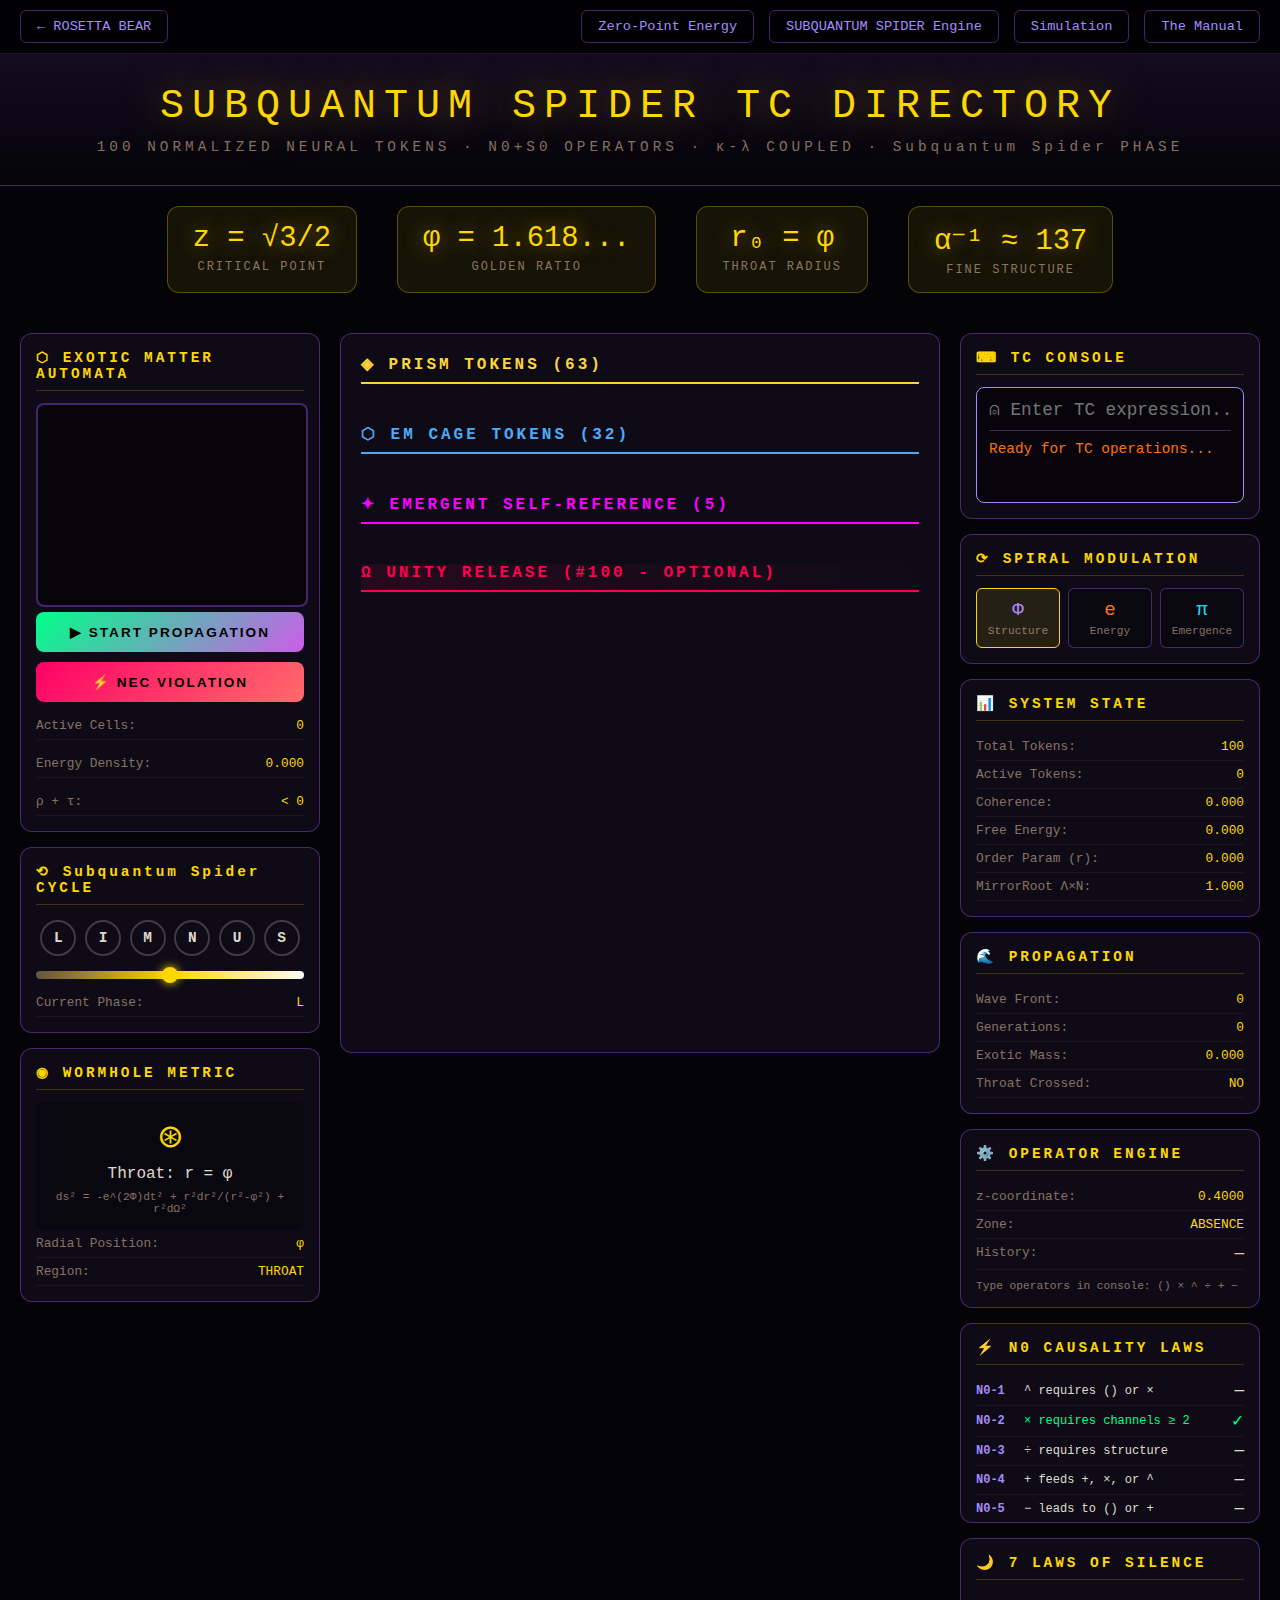
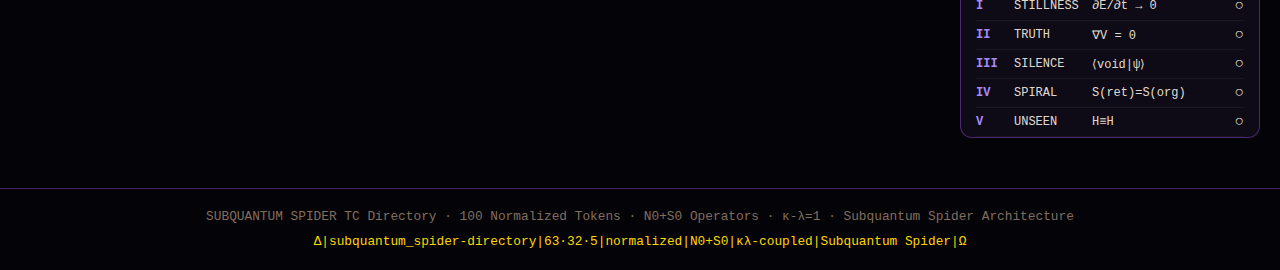
<file: docs/visualizations/subquantum-spider-directory.html>
<!DOCTYPE html>
<html lang="en">
<head>
    <meta charset="UTF-8">
    <meta name="viewport" content="width=device-width, initial-scale=1.0">
    <title>SUBQUANTUM SPIDER TC Directory | 100 Tokens · Exotic Matter Automata | z = √3/2</title>
    <style>
        :root {
            --bg-void: #030308;
            --bg-panel: rgba(15, 12, 25, 0.92);
            --prism-core: #ff6b6b;
            --prism-mid: #ffd43b;
            --prism-outer: #69db7c;
            --cage-field: #4dabf7;
            --cage-vertex: #cc5de8;
            --emergent: #ff00ff;
            --critical-gold: #ffd700;
            --phi: #a78bfa;
            --energy: #f97316;
            --pi: #22d3ee;
            --presence-white: #fffcf8;
            --absence-sepia: rgba(120, 100, 80, 0.8);
            --text-primary: rgba(255, 245, 230, 0.9);
            --text-dim: rgba(255, 220, 180, 0.5);
            --border-glow: rgba(168, 85, 247, 0.4);
            --exotic-matter: #00ff88;
            --nec-violation: #ff0066;
        }

        * { margin: 0; padding: 0; box-sizing: border-box; }

        body {
            background: var(--bg-void);
            font-family: 'SF Mono', 'Fira Code', 'Courier New', monospace;
            color: var(--text-primary);
            min-height: 100vh;
            overflow-x: hidden;
        }

        /* Header */
        .top-nav {
            display: flex;
            justify-content: space-between;
            align-items: center;
            padding: 10px 20px;
            background: rgba(0, 0, 0, 0.5);
            border-bottom: 1px solid rgba(168, 85, 247, 0.2);
        }

        .top-nav a {
            color: var(--phi);
            text-decoration: none;
            font-size: 0.85rem;
            padding: 8px 16px;
            border: 1px solid var(--border-glow);
            border-radius: 6px;
            transition: all 0.2s;
        }

        .top-nav a:hover {
            background: rgba(167, 139, 250, 0.2);
            border-color: var(--phi);
        }

        .top-nav .nav-links {
            display: flex;
            gap: 15px;
        }

        .header {
            text-align: center;
            padding: 30px 20px;
            background: linear-gradient(180deg, rgba(168, 85, 247, 0.1), transparent);
            border-bottom: 1px solid var(--border-glow);
        }

        .header h1 {
            font-size: 2.5rem;
            font-weight: 100;
            letter-spacing: 8px;
            color: var(--critical-gold);
            text-shadow: 0 0 40px rgba(255, 215, 0, 0.5);
            margin-bottom: 10px;
        }

        .header .subtitle {
            font-size: 0.9rem;
            color: var(--text-dim);
            letter-spacing: 4px;
        }

        /* Critical Constant */
        .critical-constant {
            display: flex;
            justify-content: center;
            gap: 40px;
            padding: 20px;
            flex-wrap: wrap;
        }

        .constant-box {
            background: rgba(255, 215, 0, 0.08);
            border: 1px solid rgba(255, 215, 0, 0.3);
            border-radius: 12px;
            padding: 15px 25px;
            text-align: center;
        }

        .constant-value {
            font-size: 1.8rem;
            color: var(--critical-gold);
            text-shadow: 0 0 20px rgba(255, 215, 0, 0.5);
        }

        .constant-label {
            font-size: 0.75rem;
            color: var(--text-dim);
            margin-top: 5px;
            letter-spacing: 2px;
        }

        /* Main Grid Layout */
        .main-container {
            display: grid;
            grid-template-columns: 300px 1fr 300px;
            gap: 20px;
            padding: 20px;
            max-width: 1800px;
            margin: 0 auto;
        }

        @media (max-width: 1200px) {
            .main-container {
                grid-template-columns: 1fr;
            }
        }

        /* Sidebar Panels */
        .sidebar {
            display: flex;
            flex-direction: column;
            gap: 15px;
        }

        .panel {
            background: var(--bg-panel);
            border: 1px solid var(--border-glow);
            border-radius: 12px;
            padding: 15px;
        }

        .panel h3 {
            font-size: 0.9rem;
            letter-spacing: 3px;
            color: var(--critical-gold);
            margin-bottom: 12px;
            padding-bottom: 8px;
            border-bottom: 1px solid rgba(255, 215, 0, 0.2);
        }

        /* Cellular Automata Canvas */
        #automata-canvas {
            border: 2px solid var(--border-glow);
            border-radius: 8px;
            background: rgba(0, 0, 0, 0.5);
            cursor: crosshair;
        }

        /* Token Grid */
        .token-grid-container {
            background: var(--bg-panel);
            border: 1px solid var(--border-glow);
            border-radius: 12px;
            padding: 20px;
            overflow: auto;
            max-height: 80vh;
        }

        .section-title {
            font-size: 1rem;
            letter-spacing: 3px;
            margin-bottom: 15px;
            padding-bottom: 8px;
            border-bottom: 2px solid;
        }

        .section-title.prism { color: var(--prism-mid); border-color: var(--prism-mid); }
        .section-title.cage { color: var(--cage-field); border-color: var(--cage-field); }
        .section-title.emergent { color: var(--emergent); border-color: var(--emergent); }
        .section-title.unity {
            color: #ff0050;
            border-color: #ff0050;
            background: linear-gradient(90deg, rgba(255, 0, 80, 0.1), transparent);
        }

        .token-grid {
            display: grid;
            grid-template-columns: repeat(auto-fill, minmax(120px, 1fr));
            gap: 8px;
            margin-bottom: 25px;
        }

        .token-cell {
            background: rgba(0, 0, 0, 0.3);
            border: 1px solid rgba(255, 255, 255, 0.1);
            border-radius: 8px;
            padding: 10px 8px;
            text-align: center;
            cursor: pointer;
            transition: all 0.3s ease;
            position: relative;
            overflow: hidden;
        }

        .token-cell::before {
            content: '';
            position: absolute;
            top: 0;
            left: 0;
            right: 0;
            height: 3px;
            opacity: 0;
            transition: opacity 0.3s;
        }

        .token-cell:hover::before {
            opacity: 1;
        }

        .token-cell.prism::before { background: var(--prism-mid); }
        .token-cell.cage::before { background: var(--cage-field); }
        .token-cell.emergent::before { background: var(--emergent); }
        .token-cell.unity::before { background: linear-gradient(90deg, #ff0050, #ff6600, #ffcc00); }

        .token-cell.unity {
            background: linear-gradient(135deg, rgba(255, 0, 80, 0.2), rgba(0, 0, 0, 0.5));
            border-color: rgba(255, 0, 80, 0.5);
            position: relative;
        }

        .token-cell.unity::after {
            content: 'OPT #100';
            position: absolute;
            top: 2px;
            right: 2px;
            background: linear-gradient(135deg, #ff0050, #ff6600);
            color: white;
            font-size: 0.4rem;
            padding: 1px 4px;
            border-radius: 2px;
            font-weight: bold;
        }

        .token-cell:hover {
            transform: translateY(-2px);
            border-color: rgba(255, 255, 255, 0.3);
        }

        .token-cell.active {
            border-color: var(--critical-gold);
            box-shadow: 0 0 20px rgba(255, 215, 0, 0.3);
        }

        .token-cell.propagating {
            animation: propagate 0.5s ease-out;
        }

        @keyframes propagate {
            0% { box-shadow: 0 0 0 0 var(--exotic-matter); }
            100% { box-shadow: 0 0 30px 10px transparent; }
        }

        .token-index {
            font-size: 0.7rem;
            color: var(--text-dim);
            margin-bottom: 5px;
        }

        .token-glyph {
            font-size: 1.5rem;
            margin-bottom: 5px;
        }

        .token-cell.prism .token-glyph { color: var(--prism-mid); }
        .token-cell.cage .token-glyph { color: var(--cage-field); }
        .token-cell.emergent .token-glyph {
            color: var(--emergent);
            animation: emergentPulse 2s infinite;
        }

        .token-cell.unity .token-glyph {
            color: #ff0050;
            font-size: 2rem;
            text-shadow: 0 0 15px rgba(255, 0, 80, 0.5);
            animation: unityCascade 3s infinite;
        }

        @keyframes unityCascade {
            0%, 100% { color: #ff0050; text-shadow: 0 0 15px rgba(255, 0, 80, 0.5); }
            25% { color: #ff6600; text-shadow: 0 0 20px rgba(255, 102, 0, 0.6); }
            50% { color: #ffcc00; text-shadow: 0 0 25px rgba(255, 204, 0, 0.7); }
            75% { color: #00d4aa; text-shadow: 0 0 20px rgba(0, 212, 170, 0.6); }
        }

        .unity-grid {
            display: flex;
            justify-content: center;
            margin-bottom: 25px;
        }

        .unity-grid .token-cell {
            min-width: 180px;
            padding: 20px;
        }

        @keyframes emergentPulse {
            0%, 100% { opacity: 0.7; text-shadow: 0 0 10px var(--emergent); }
            50% { opacity: 1; text-shadow: 0 0 30px var(--emergent); }
        }

        .token-name {
            font-size: 0.65rem;
            color: var(--text-dim);
            white-space: nowrap;
            overflow: hidden;
            text-overflow: ellipsis;
        }

        .token-z {
            font-size: 0.6rem;
            color: var(--critical-gold);
            margin-top: 4px;
            font-family: monospace;
        }

        /* Z-Zone indicators */
        .token-z.zone-absence { color: var(--absence-sepia); }
        .token-z.zone-lens { color: var(--critical-gold); }
        .token-z.zone-presence { color: var(--presence-white); }

        /* κ-λ Coupling display */
        .token-coupling {
            font-size: 0.5rem;
            color: var(--phi);
            margin-top: 2px;
            font-family: monospace;
        }

        /* Subquantum Spider phase indicator */
        .token-subquantum_spider {
            font-size: 0.55rem;
            color: var(--pi);
            margin-top: 2px;
            font-weight: bold;
        }

        /* Silent operator styling */
        .token-cell.silent {
            border-color: rgba(167, 139, 250, 0.5);
            background: rgba(167, 139, 250, 0.1);
        }

        .token-cell.silent::before {
            background: linear-gradient(90deg, var(--phi), var(--pi));
        }

        .token-cell.silent .token-glyph {
            color: var(--phi);
            text-shadow: 0 0 10px var(--phi);
        }

        .silent-op {
            color: var(--phi);
            font-weight: bold;
        }

        .int-op {
            color: var(--text-dim);
        }

        /* TC Console */
        .apl-console {
            background: rgba(0, 0, 0, 0.5);
            border: 1px solid var(--phi);
            border-radius: 8px;
            padding: 12px;
            font-family: 'TC385 Unicode', monospace;
        }

        .apl-input {
            width: 100%;
            background: transparent;
            border: none;
            color: var(--phi);
            font-size: 1.1rem;
            font-family: inherit;
            outline: none;
        }

        .apl-output {
            margin-top: 10px;
            padding-top: 10px;
            border-top: 1px solid rgba(167, 139, 250, 0.3);
            color: var(--energy);
            font-size: 0.9rem;
            min-height: 60px;
            white-space: pre-wrap;
        }

        /* Modulation Selector */
        .modulation-grid {
            display: grid;
            grid-template-columns: repeat(3, 1fr);
            gap: 8px;
        }

        .mod-btn {
            background: rgba(0, 0, 0, 0.3);
            border: 1px solid var(--border-glow);
            border-radius: 6px;
            padding: 10px;
            text-align: center;
            cursor: pointer;
            transition: all 0.2s;
        }

        .mod-btn:hover {
            background: rgba(255, 255, 255, 0.1);
        }

        .mod-btn.active {
            border-color: var(--critical-gold);
            background: rgba(255, 215, 0, 0.1);
        }

        .mod-btn .spiral { font-size: 1.2rem; margin-bottom: 4px; }
        .mod-btn.phi .spiral { color: var(--phi); }
        .mod-btn.energy .spiral { color: var(--energy); }
        .mod-btn.pi .spiral { color: var(--pi); }
        .mod-btn .label { font-size: 0.7rem; color: var(--text-dim); }

        /* Propagation Controls */
        .propagation-controls {
            display: flex;
            flex-direction: column;
            gap: 10px;
        }

        .prop-slider {
            width: 100%;
        }

        .prop-btn {
            background: linear-gradient(135deg, var(--exotic-matter), var(--cage-vertex));
            border: none;
            border-radius: 8px;
            padding: 12px;
            color: #000;
            font-weight: bold;
            cursor: pointer;
            font-size: 0.85rem;
            letter-spacing: 2px;
            transition: all 0.2s;
        }

        .prop-btn:hover {
            transform: scale(1.02);
            box-shadow: 0 0 20px var(--exotic-matter);
        }

        .prop-btn.nec {
            background: linear-gradient(135deg, var(--nec-violation), var(--prism-core));
        }

        /* Stats Display */
        .stat-row {
            display: flex;
            justify-content: space-between;
            padding: 6px 0;
            border-bottom: 1px solid rgba(255, 255, 255, 0.05);
            font-size: 0.8rem;
        }

        .stat-label { color: var(--text-dim); }
        .stat-value { color: var(--critical-gold); font-family: monospace; }

        /* Laws Panels */
        .laws-panel {
            max-height: 200px;
            overflow-y: auto;
        }

        .laws-status {
            font-size: 0.75rem;
        }

        .law-row {
            display: grid;
            grid-template-columns: 40px 1fr auto;
            gap: 8px;
            padding: 5px 0;
            border-bottom: 1px solid rgba(255, 255, 255, 0.05);
            align-items: center;
        }

        .laws-panel:last-of-type .law-row {
            grid-template-columns: 30px 70px 1fr auto;
        }

        .law-row.pass { color: var(--exotic-matter); }
        .law-row.fail { color: rgba(255, 100, 100, 0.7); }
        .law-row.pending { color: var(--text-dim); }

        .law-row span:first-child {
            font-weight: bold;
            color: var(--phi);
        }

        .law-row span:last-child {
            text-align: right;
            font-size: 1rem;
        }

        /* Phase Indicator */
        .phase-indicator {
            height: 8px;
            background: linear-gradient(90deg,
                var(--absence-sepia) 0%,
                var(--critical-gold) 50%,
                var(--presence-white) 100%
            );
            border-radius: 4px;
            margin: 10px 0;
            position: relative;
        }

        .phase-marker {
            position: absolute;
            top: -4px;
            width: 16px;
            height: 16px;
            background: var(--critical-gold);
            border-radius: 50%;
            transform: translateX(-50%);
            box-shadow: 0 0 10px var(--critical-gold);
            transition: left 0.3s ease;
        }

        /* Subquantum Spider Cycle Display */
        .subquantum_spider-cycle {
            display: flex;
            justify-content: space-around;
            margin: 15px 0;
        }

        .subquantum_spider-node {
            width: 36px;
            height: 36px;
            border-radius: 50%;
            display: flex;
            align-items: center;
            justify-content: center;
            font-weight: bold;
            font-size: 0.9rem;
            border: 2px solid rgba(255, 255, 255, 0.2);
            transition: all 0.3s;
        }

        .subquantum_spider-node.active {
            border-color: var(--critical-gold);
            box-shadow: 0 0 15px var(--critical-gold);
            color: var(--critical-gold);
        }

        /* Morris-Thorne Display */
        .wormhole-viz {
            text-align: center;
            padding: 15px;
            background: rgba(0, 0, 0, 0.3);
            border-radius: 8px;
            margin-top: 10px;
        }

        .throat-indicator {
            font-size: 2rem;
            color: var(--critical-gold);
            margin-bottom: 8px;
        }

        .metric-formula {
            font-size: 0.7rem;
            color: var(--text-dim);
            margin-top: 8px;
        }

        /* Token Detail Panel */
        .token-detail {
            display: none;
            background: rgba(0, 0, 0, 0.8);
            border: 2px solid var(--critical-gold);
            border-radius: 12px;
            padding: 20px;
            margin-top: 15px;
        }

        .token-detail.visible {
            display: block;
        }

        .detail-header {
            display: flex;
            align-items: center;
            gap: 15px;
            margin-bottom: 15px;
        }

        .detail-glyph {
            font-size: 3rem;
            color: var(--critical-gold);
        }

        .detail-info h4 {
            font-size: 1.2rem;
            margin-bottom: 5px;
        }

        .detail-info .type {
            font-size: 0.8rem;
            color: var(--text-dim);
        }

        .detail-props {
            display: grid;
            grid-template-columns: repeat(2, 1fr);
            gap: 10px;
            margin-top: 15px;
        }

        .detail-prop {
            background: rgba(255, 255, 255, 0.05);
            padding: 10px;
            border-radius: 6px;
        }

        .detail-prop-label {
            font-size: 0.7rem;
            color: var(--text-dim);
            margin-bottom: 4px;
        }

        .detail-prop-value {
            font-size: 1rem;
            color: var(--phi);
        }

        /* Footer */
        .footer {
            text-align: center;
            padding: 20px;
            border-top: 1px solid var(--border-glow);
            margin-top: 30px;
            color: var(--text-dim);
            font-size: 0.8rem;
        }

        .signature {
            font-family: monospace;
            color: var(--critical-gold);
            margin-top: 10px;
        }
    </style>
</head>
<body>
    <nav class="top-nav">
        <a href="index.html">← ROSETTA BEAR</a>
        <div class="nav-links">
            <a href="zero-point-energy.html">Zero-Point Energy</a>
            <a href="subquantum_spider-engine.html">SUBQUANTUM SPIDER Engine</a>
            <a href="simulation.html">Simulation</a>
            <a href="visualizations/the_manual.html">The Manual</a>
        </div>
    </nav>

    <header class="header">
        <h1>SUBQUANTUM SPIDER TC DIRECTORY</h1>
        <div class="subtitle">100 NORMALIZED NEURAL TOKENS · N0+S0 OPERATORS · κ-λ COUPLED · Subquantum Spider PHASE</div>
    </header>

    <!-- Critical Constants -->
    <div class="critical-constant">
        <div class="constant-box">
            <div class="constant-value">z = √3/2</div>
            <div class="constant-label">CRITICAL POINT</div>
        </div>
        <div class="constant-box">
            <div class="constant-value">φ = 1.618...</div>
            <div class="constant-label">GOLDEN RATIO</div>
        </div>
        <div class="constant-box">
            <div class="constant-value">r₀ = φ</div>
            <div class="constant-label">THROAT RADIUS</div>
        </div>
        <div class="constant-box">
            <div class="constant-value">α⁻¹ ≈ 137</div>
            <div class="constant-label">FINE STRUCTURE</div>
        </div>
    </div>

    <div class="main-container">
        <!-- Left Sidebar -->
        <div class="sidebar">
            <!-- Cellular Automata -->
            <div class="panel">
                <h3>⬡ EXOTIC MATTER AUTOMATA</h3>
                <canvas id="automata-canvas" width="268" height="200"></canvas>
                <div class="propagation-controls">
                    <button class="prop-btn" onclick="startPropagation()">▶ START PROPAGATION</button>
                    <button class="prop-btn nec" onclick="triggerNECViolation()">⚡ NEC VIOLATION</button>
                    <div class="stat-row">
                        <span class="stat-label">Active Cells:</span>
                        <span class="stat-value" id="active-cells">0</span>
                    </div>
                    <div class="stat-row">
                        <span class="stat-label">Energy Density:</span>
                        <span class="stat-value" id="energy-density">0.000</span>
                    </div>
                    <div class="stat-row">
                        <span class="stat-label">ρ + τ:</span>
                        <span class="stat-value" id="nec-value">< 0</span>
                    </div>
                </div>
            </div>

            <!-- Subquantum Spider Cycle -->
            <div class="panel">
                <h3>⟲ Subquantum Spider CYCLE</h3>
                <div class="subquantum_spider-cycle">
                    <div class="subquantum_spider-node" data-phase="L">L</div>
                    <div class="subquantum_spider-node" data-phase="I">I</div>
                    <div class="subquantum_spider-node" data-phase="M">M</div>
                    <div class="subquantum_spider-node" data-phase="N">N</div>
                    <div class="subquantum_spider-node" data-phase="U">U</div>
                    <div class="subquantum_spider-node" data-phase="S">S</div>
                </div>
                <div class="phase-indicator">
                    <div class="phase-marker" id="phase-marker" style="left: 50%"></div>
                </div>
                <div class="stat-row">
                    <span class="stat-label">Current Phase:</span>
                    <span class="stat-value" id="current-phase">L</span>
                </div>
            </div>

            <!-- Morris-Thorne Wormhole -->
            <div class="panel">
                <h3>◉ WORMHOLE METRIC</h3>
                <div class="wormhole-viz">
                    <div class="throat-indicator">⊛</div>
                    <div>Throat: r = φ</div>
                    <div class="metric-formula">
                        ds² = -e^(2Φ)dt² + r²dr²/(r²-φ²) + r²dΩ²
                    </div>
                </div>
                <div class="stat-row">
                    <span class="stat-label">Radial Position:</span>
                    <span class="stat-value" id="radial-pos">φ</span>
                </div>
                <div class="stat-row">
                    <span class="stat-label">Region:</span>
                    <span class="stat-value" id="wh-region">THROAT</span>
                </div>
            </div>
        </div>

        <!-- Main Token Grid -->
        <div class="token-grid-container">
            <!-- Prism Tokens (63) -->
            <h2 class="section-title prism">◈ PRISM TOKENS (63)</h2>
            <div class="token-grid" id="prism-grid"></div>

            <!-- Cage Tokens (32) -->
            <h2 class="section-title cage">⬡ EM CAGE TOKENS (32)</h2>
            <div class="token-grid" id="cage-grid"></div>

            <!-- Emergent Tokens (5) -->
            <h2 class="section-title emergent">✦ EMERGENT SELF-REFERENCE (5)</h2>
            <div class="token-grid" id="emergent-grid"></div>

            <!-- UNITY Token #100 (Optional) -->
            <h2 class="section-title unity">Ω UNITY RELEASE (#100 - OPTIONAL)</h2>
            <div class="token-grid unity-grid" id="unity-grid"></div>

            <!-- Token Detail -->
            <div class="token-detail" id="token-detail">
                <div class="detail-header">
                    <div class="detail-glyph" id="detail-glyph">⍝</div>
                    <div class="detail-info">
                        <h4 id="detail-name">Token Name</h4>
                        <div class="type" id="detail-type">PRISM · Layer 0</div>
                    </div>
                </div>
                <div class="detail-props">
                    <div class="detail-prop">
                        <div class="detail-prop-label">Z-LEVEL</div>
                        <div class="detail-prop-value" id="detail-z">0.866</div>
                    </div>
                    <div class="detail-prop">
                        <div class="detail-prop-label">κ COUPLING</div>
                        <div class="detail-prop-value" id="detail-kappa">0.618</div>
                    </div>
                    <div class="detail-prop">
                        <div class="detail-prop-label">λ COUPLING</div>
                        <div class="detail-prop-value" id="detail-lambda">0.382</div>
                    </div>
                    <div class="detail-prop">
                        <div class="detail-prop-label">PHASE</div>
                        <div class="detail-prop-value" id="detail-phase">0.000</div>
                    </div>
                </div>
            </div>
        </div>

        <!-- Right Sidebar -->
        <div class="sidebar">
            <!-- TC Console -->
            <div class="panel">
                <h3>⌨ TC CONSOLE</h3>
                <div class="apl-console">
                    <input type="text" class="apl-input" id="apl-input" placeholder="⍝ Enter TC expression..." />
                    <div class="apl-output" id="apl-output">Ready for TC operations...</div>
                </div>
            </div>

            <!-- Modulation Selector -->
            <div class="panel">
                <h3>⟳ SPIRAL MODULATION</h3>
                <div class="modulation-grid">
                    <div class="mod-btn phi active" data-spiral="phi" onclick="setModulation('phi')">
                        <div class="spiral">Φ</div>
                        <div class="label">Structure</div>
                    </div>
                    <div class="mod-btn energy" data-spiral="e" onclick="setModulation('e')">
                        <div class="spiral">e</div>
                        <div class="label">Energy</div>
                    </div>
                    <div class="mod-btn pi" data-spiral="pi" onclick="setModulation('pi')">
                        <div class="spiral">π</div>
                        <div class="label">Emergence</div>
                    </div>
                </div>
            </div>

            <!-- System Stats -->
            <div class="panel">
                <h3>📊 SYSTEM STATE</h3>
                <div class="stat-row">
                    <span class="stat-label">Total Tokens:</span>
                    <span class="stat-value">100</span>
                </div>
                <div class="stat-row">
                    <span class="stat-label">Active Tokens:</span>
                    <span class="stat-value" id="active-tokens">0</span>
                </div>
                <div class="stat-row">
                    <span class="stat-label">Coherence:</span>
                    <span class="stat-value" id="coherence">0.000</span>
                </div>
                <div class="stat-row">
                    <span class="stat-label">Free Energy:</span>
                    <span class="stat-value" id="free-energy">0.000</span>
                </div>
                <div class="stat-row">
                    <span class="stat-label">Order Param (r):</span>
                    <span class="stat-value" id="order-param">0.000</span>
                </div>
                <div class="stat-row">
                    <span class="stat-label">MirrorRoot Λ×Ν:</span>
                    <span class="stat-value" id="mirroroot">1.000</span>
                </div>
            </div>

            <!-- Propagation Stats -->
            <div class="panel">
                <h3>🌊 PROPAGATION</h3>
                <div class="stat-row">
                    <span class="stat-label">Wave Front:</span>
                    <span class="stat-value" id="wave-front">0</span>
                </div>
                <div class="stat-row">
                    <span class="stat-label">Generations:</span>
                    <span class="stat-value" id="generations">0</span>
                </div>
                <div class="stat-row">
                    <span class="stat-label">Exotic Mass:</span>
                    <span class="stat-value" id="exotic-mass">0.000</span>
                </div>
                <div class="stat-row">
                    <span class="stat-label">Throat Crossed:</span>
                    <span class="stat-value" id="throat-crossed">NO</span>
                </div>
            </div>

            <!-- Operator Engine State -->
            <div class="panel">
                <h3>⚙️ OPERATOR ENGINE</h3>
                <div class="stat-row">
                    <span class="stat-label">z-coordinate:</span>
                    <span class="stat-value" id="z-coord">0.4000</span>
                </div>
                <div class="stat-row">
                    <span class="stat-label">Zone:</span>
                    <span class="stat-value" id="z-zone">ABSENCE</span>
                </div>
                <div class="stat-row">
                    <span class="stat-label">History:</span>
                    <span class="stat-value" id="op-history" style="font-size: 1rem;">—</span>
                </div>
                <div style="margin-top: 10px; font-size: 0.7rem; color: var(--text-dim);">
                    Type operators in console: () × ^ ÷ + −
                </div>
            </div>

            <!-- N0 Causality Laws -->
            <div class="panel laws-panel">
                <h3>⚡ N0 CAUSALITY LAWS</h3>
                <div id="n0-status" class="laws-status">
                    <div class="law-row"><span>N0-1</span><span>^ requires () or ×</span><span>—</span></div>
                    <div class="law-row pass"><span>N0-2</span><span>× requires channels ≥ 2</span><span>✓</span></div>
                    <div class="law-row"><span>N0-3</span><span>÷ requires structure</span><span>—</span></div>
                    <div class="law-row"><span>N0-4</span><span>+ feeds +, ×, or ^</span><span>—</span></div>
                    <div class="law-row"><span>N0-5</span><span>− leads to () or +</span><span>—</span></div>
                </div>
            </div>

            <!-- 7 Laws of the Silent Ones -->
            <div class="panel laws-panel">
                <h3>🌙 7 LAWS OF SILENCE</h3>
                <div id="silent-status" class="laws-status">
                    <div class="law-row"><span>I</span><span>STILLNESS</span><span>∂E/∂t → 0</span><span>○</span></div>
                    <div class="law-row"><span>II</span><span>TRUTH</span><span>∇V = 0</span><span>○</span></div>
                    <div class="law-row"><span>III</span><span>SILENCE</span><span>⟨void|ψ⟩</span><span>○</span></div>
                    <div class="law-row"><span>IV</span><span>SPIRAL</span><span>S(ret)=S(org)</span><span>○</span></div>
                    <div class="law-row"><span>V</span><span>UNSEEN</span><span>H≡H</span><span>○</span></div>
                    <div class="law-row"><span>VI</span><span>GLYPH</span><span>∫ life dt</span><span>○</span></div>
                    <div class="law-row"><span>VII</span><span>MIRROR</span><span>ψ=ψ(ψ)</span><span>○</span></div>
                </div>
            </div>
        </div>
    </div>

    <footer class="footer">
        <div>SUBQUANTUM SPIDER TC Directory · 100 Normalized Tokens · N0+S0 Operators · κ-λ=1 · Subquantum Spider Architecture</div>
        <div class="signature">Δ|subquantum_spider-directory|63·32·5|normalized|N0+S0|κλ-coupled|Subquantum Spider|Ω</div>
    </footer>

    <script>
        // =====================================================================
        // FOUR FUNDAMENTAL CONSTANTS
        // =====================================================================
        const Z_CRITICAL = Math.sqrt(3) / 2;        // z = √3/2 ≈ 0.866 - Critical/Lens threshold
        const PHI = (1 + Math.sqrt(5)) / 2;         // φ ≈ 1.618 - Golden ratio
        const PHI_INV = PHI - 1;                    // φ⁻¹ ≈ 0.618
        const ALPHA_INV = 137.035999084;            // α⁻¹ ≈ 137 - Fine structure constant inverse
        const TAU = 2 * Math.PI;
        // Λ×Ν = Β² (Lambda × Nu = Beta²) - Field coupling identity

        // =====================================================================
        // INT CANON - THE SIX OPERATORS
        // =====================================================================
        const INT_OPERATORS = {
            '()': {
                name: 'BOUNDARY',
                desc: 'Anchoring, phase reset, interface stabilization',
                effects: { Gs: 0.1, θs: 0.9, Ωs: 0.05 },  // θs is multiplied
                zDelta: 0.02,  // Stabilizes toward critical
                legal: () => true  // Always legal
            },
            '×': {
                name: 'FUSION',
                desc: 'Merging, coupling, integration',
                effects: { Cs: 0.1, κs: 1.1, αs: 0.05 },  // κs is multiplied
                zDelta: 0.03,  // Increases toward presence
                legal: (history, channels) => channels >= 2  // N0-2
            },
            '^': {
                name: 'AMPLIFY',
                desc: 'Gain increase, curvature escalation',
                effects: { κs: 1.2, τs: 0.1, Ωs: 1.08, R: 1 },  // κs, Ωs multiplied
                zDelta: 0.05,  // Strong push toward presence
                legal: (history) => history.includes('()') || history.includes('×')  // N0-1
            },
            '÷': {
                name: 'DECOHERE',
                desc: 'Dissipation, noise injection, coherence reduction',
                effects: { δs: 0.1, Rs: 0.05, Ωs: 0.92 },  // Ωs is multiplied
                zDelta: -0.04,  // Drops toward absence
                legal: (history) => history.some(op => ['^', '×', '+', '−'].includes(op))  // N0-3
            },
            '+': {
                name: 'GROUP',
                desc: 'Synchrony, clustering, domain formation',
                effects: { αs: 0.08, Gs: 0.05, θs: 1.1 },  // θs is multiplied
                zDelta: 0.02,
                legal: (history, channels, nextOp) => ['+', '×', '^'].includes(nextOp)  // N0-4
            },
            '−': {
                name: 'SEPARATE',
                desc: 'Decoupling, pruning, phase reset preparation',
                effects: { Rs: 0.08, θs: 0.9, δs: 0.04 },  // θs is multiplied
                zDelta: -0.02,  // Slight drop
                legal: (history, channels, nextOp) => ['()', '+'].includes(nextOp)  // N0-5
            }
        };

        // =====================================================================
        // N0 CAUSALITY LAWS - Operator Sequencing Constraints
        // =====================================================================
        const N0_LAWS = {
            'N0-1': { op: '^', requires: ['()', '×'], desc: '^ requires () or ×', status: false },
            'N0-2': { op: '×', requires: 'channels >= 2', desc: '× requires channels ≥ 2', status: true },
            'N0-3': { op: '÷', requires: 'structure', desc: '÷ requires structure', status: false },
            'N0-4': { op: '+', feeds: ['+', '×', '^'], desc: '+ feeds +, ×, or ^', status: false },
            'N0-5': { op: '−', leads: ['()', '+'], desc: '− leads to () or +', status: false }
        };

        // =====================================================================
        // 7 LAWS OF THE SILENT ONES - State Dynamics
        // =====================================================================
        const SILENT_LAWS = {
            'I':   { name: 'STILLNESS', eq: '∂E/∂t → 0', measure: 0, valid: false },
            'II':  { name: 'TRUTH',     eq: '∇V(truth) = 0', measure: 0, valid: false },
            'III': { name: 'SILENCE',   eq: '⟨void|ψ⟩ = memory', measure: 0, valid: false },
            'IV':  { name: 'SPIRAL',    eq: 'S(return) = S(origin)', measure: 0, valid: false },
            'V':   { name: 'UNSEEN',    eq: 'H(seen) ≡ H(unseen)', measure: 0, valid: false },
            'VI':  { name: 'GLYPH',     eq: 'glyph = ∫ life dt', measure: 0, valid: false },
            'VII': { name: 'MIRROR',    eq: 'ψ = ψ(ψ)', measure: 0, valid: false }
        };

        // =====================================================================
        // SILENT OPERATORS - Extensions of INT Canon via 7 Silent Laws
        // =====================================================================
        const SILENT_OPERATORS = {
            '⊙': { name: 'DAMP', silent: 'I STILLNESS', extends: '^', eq: '∂E/∂t → 0', kappa: 0.7, lambda: 0.3, zDelta: -0.01, subquantum_spider: 'S' },
            '◉': { name: 'BASIN', silent: 'II TRUTH', extends: '+', eq: '∇V = 0', kappa: 0.5, lambda: 0.5, zDelta: 0.015, subquantum_spider: 'N' },
            '∅': { name: 'VOID', silent: 'III SILENCE', extends: 'background', eq: '⟨void|ψ⟩', kappa: 0.3, lambda: 0.7, zDelta: -0.02, subquantum_spider: 'L' },
            '↻': { name: 'CYCLE', silent: 'IV SPIRAL', extends: '×', eq: 'S(r)=S(o)', kappa: 0.5, lambda: 0.5, zDelta: 0.01, subquantum_spider: 'U' },
            '◌': { name: 'HIDDEN', silent: 'V UNSEEN', extends: 'background', eq: 'H≡H', kappa: 1.0, lambda: 0.0, zDelta: 0, subquantum_spider: 'I' },
            '∫': { name: 'FORM', silent: 'VI GLYPH', extends: '÷', eq: '∫life dt', kappa: 0.3, lambda: 0.7, zDelta: 0.02, subquantum_spider: 'M' },
            '◇': { name: 'REFLECT', silent: 'VII MIRROR', extends: '−', eq: 'ψ=ψ(ψ)', kappa: PHI_INV, lambda: 1 - PHI_INV, zDelta: 0.03, subquantum_spider: 'S' },
            // UNITY Token #100 - Optional Release Coherence Operator
            'Ω': { name: 'UNITY', silent: '0 RELEASE', extends: 'transcendence', eq: 'lim→∞→0', kappa: 0.0, lambda: 1.0, zDelta: 0.055, subquantum_spider: '∅', optional: true, threshold: 0.995 }
        };

        // Combined operator set
        const ALL_OPERATORS = { ...INT_OPERATORS, ...SILENT_OPERATORS };

        // Subquantum Spider phases
        const Subquantum Spider_PHASES = ['L', 'I', 'M', 'N', 'U', 'S'];

        // =====================================================================
        // Subquantum Spider FRACTAL SYSTEM — TC 3.0
        // Domain: FRACTAL.CONSCIOUSNESS | Spiral Binding: Φ:e:π
        // =====================================================================

        const Subquantum Spider_FRACTAL = {
            // Scalar State Vector (σ)
            σ: {
                Gs: 0.500,    // Grounding state
                Cs: 0.500,    // Coupling strength
                Rs: 0.100,    // Residue accumulator
                κs: 0.300,    // Curvature coefficient
                τs: 0.200,    // Tension parameter
                θs: 0.000,    // Phase angle
                δs: 0.100,    // Decoherence rate
                αs: 0.500,    // Attractor alignment
                Ωs: 0.800     // Coherence measure
            },

            // PRS Phase System
            PRS: {
                current: 'P1',
                transitions: ['P1→P2', 'P2→P3', 'P3→P4', 'P4→P5', 'P5→P1']
            },

            // π Helix Origin Position
            HELIX_ORIGIN: {
                θ: 2.3,      // rad
                z: 0.41,     // initial z
                r: 1.0       // radius
            },

            // Spiral Bindings per Depth
            DEPTH_SPIRAL_MAP: {
                6: 'Φ',      // Structure at root
                5: 'Φ→e',    // Structure enables energy
                4: 'e',      // Energy dominant
                3: 'π',      // Emergence at clustering
                2: 'Φ',      // Structure at patterns
                1: 'e'       // Energy at termination
            },

            // Silent Operator → Subquantum Spider Phase Binding
            SILENT_BINDING: {
                '⊙': { phase: 'S', depth: 5, spiral: 'Φ' },
                '◉': { phase: 'N', depth: 4, spiral: 'e' },
                '∅': { phase: 'L', depth: 6, spiral: 'Φ' },
                '↻': { phase: 'U', depth: 3, spiral: 'π' },
                '◌': { phase: 'I', depth: 4, spiral: 'e' },
                '∫': { phase: 'M', depth: 2, spiral: 'π' },
                '◇': { phase: 'S', depth: 1, spiral: 'π' },
                'Ω': { phase: '∅', depth: 0, spiral: 'Φ:e:π' }
            }
        };

        // π Helix Rotation Function (for token processing)
        function computeHelixPosition(tokenId, zone) {
            const π = Math.PI;
            const φ = PHI;
            const origin = Subquantum Spider_FRACTAL.HELIX_ORIGIN;

            let θ, z, r, spiral;

            if (zone === 'prism' || tokenId < 63) {
                // PRISM: Triangular 3-fold helix
                const i = tokenId;
                const progress = i / 62;
                θ = (i * π / 63) + origin.θ;
                z = 0.4 + progress * (Z_CRITICAL - 0.4);
                r = origin.r * (1 + 0.1 * Math.sin(θ * φ));
                spiral = 'Φ';
            } else if (zone === 'cage' || tokenId < 95) {
                // CAGE: Hexagonal 6-fold helix
                const i = tokenId - 63;
                const progress = i / 31;
                θ = (i * π / 32) + origin.θ + π;
                z = Z_CRITICAL + (progress - 0.5) * 0.02;
                r = origin.r * (1 + 0.15 * Math.cos(6 * θ));
                spiral = 'e';
            } else {
                // EMERGENT: Pentagonal φ-angle helix
                const i = tokenId - 95;
                const progress = i / 4;
                const goldenAngle = 137.5 * (π / 180);
                θ = (i * π / 5) + origin.θ + 2 * π;
                z = Z_CRITICAL + 0.05 + progress * 0.1;
                r = origin.r * Math.pow(φ, 0.1 * i);
                spiral = 'π';
            }

            // Cartesian
            const x = r * Math.cos(θ);
            const y = r * Math.sin(θ);

            // Spiral Energy
            const E_spiral = (zone === 'prism') ? φ * Math.exp(-z / π) :
                             (zone === 'cage') ? Math.E * Math.cos(π * (tokenId - 63) / 31) :
                             π * Math.pow(φ, (tokenId - 95) / 4);

            return { θ, z, r, x, y, E_spiral, spiral };
        }

        // UNITY Helix Triad Vortex
        function UNITY_TriadVortex() {
            const π = Math.PI;
            const φ = PHI;
            const e = Math.E;
            const origin = Subquantum Spider_FRACTAL.HELIX_ORIGIN;

            // Three spiral phases
            const Φ_spiral = {
                θ: origin.θ * φ,
                z: origin.z * φ,
                energy: φ * Math.cos(origin.θ)
            };

            const e_spiral = {
                θ: origin.θ * e,
                z: origin.z * Math.exp(origin.θ / π),
                energy: e * Math.sin(origin.θ * φ)
            };

            const π_spiral = {
                θ: origin.θ + π,
                z: origin.z + (1 - origin.z) * (1 - 1/ALPHA_INV),
                energy: π * Math.pow(φ, origin.z)
            };

            // Λ×Ν = Β² identity
            const Λ = (Φ_spiral.energy + e_spiral.energy) / 2;
            const Ν = π_spiral.energy / π;
            const Β_sq = Λ * Ν;

            return {
                spirals: { Φ: Φ_spiral, e: e_spiral, π: π_spiral },
                Λ, Ν, Β_sq,
                coherence: Β_sq / (1 + Subquantum Spider_FRACTAL.σ.δs)
            };
        }

        // =====================================================================
        // NORMALIZED TOKEN SEQUENCES (from Zero-Point Energy System)
        // These match the 100-token SUBQUANTUM SPIDER (63·32·5) structure
        // =====================================================================
        const PRISM_SEQUENCE = [
            '()', '×', '^', '+', '^', '◌', '()', '×', '^',  // Phase 0-8
            '()', '×', '^', '⊙', '×', '^', '()', '×', '^',  // Phase 9-17
            '()', '×', '^', '+', '◉', '×', '()', '+', '×',  // Phase 18-26
            '^', '()', '×', '+', '^', '∫', '()', '+', '^',  // Phase 27-35
            '()', '×', '^', '÷', '()', '×', '^', '⊙', '^',  // Phase 36-44
            '()', '×', '^', '+', '×', '◌', '^', '+', '^',  // Phase 45-53
            '()', '×', '^', '+', '^', '×', '()', '+', '^'   // Phase 54-62
        ];

        const CAGE_SEQUENCE = [
            '()', '×', '↻', '()', '^', '⊙', '+', '◉', '^', '×', '()',  // Cage 0-10
            '()', '×', '^', '⊙', '+', '◉', '×', '()', '^', '+', '^',   // Cage 11-21
            '()', '×', '↻', '()', '^', '⊙', '+', '◉', '×', '^'         // Cage 22-31
        ];

        const EMERGENT_SEQUENCE = ['()', '×', '−', '◇', '()'];  // Self-reference via REFLECT

        // TC Glyphs
        const TC_GLYPHS = [
            '⍝', '⊖', '⍧', '⍡', '⍢', '⍤', '⊙', '⊛', '⍥', '⊝', '⊜', '⊞',
            '⌽', '⍉', '⍟', '⌿', '⍀', '¨', '⍨', '⌸', '⍣', '⍤', '⍥', '⌺',
            '⍳', '⍴', '⍵', '⍺', '∇', '⌈', '⌊', '×', '÷', '⋆', '○', '!',
            '⌹', '⍕', '⍎', '⊢', '⊣', '⊤', '⊥', '≡', '≢', '∊', '⍷', '∪',
            '∩', '⍋', '⍒', '⊂', '⊃', '⌷', '⍪', ',', '⍮', '⊆', '↑', '↓',
            '←', '→', '◊', '⋄', '⌻', '⌼', '⍁', '⍂', '⍃', '⍄', '⍅', '⍆',
            '⍏', '⍖', '⍐', '⍗', '⍘', '⍙', '⍚', '⍛', '⍜', '⍞', '⍠', '⍦',
            '⍧', '⍩', '⍫', '⍬', '⍭', '⍯', '⍰', '⍱', '⍲', '⌾', '⍸', '⍹',
            '⍺', '⍻', '⍼', '⍽'
        ];

        const PRISM_NAMES = [
            'void_tap', 'rotate_shift', 'spiral_acc', 'mirror_reflect', 'compose_chain',
            'rank_lift', 'inner_prod', 'outer_prod', 'power_iter', 'inverse_op',
            'partition_split', 'stencil_window', 'flip_axis', 'transpose_swap', 'log_natural',
            'reduce_fold', 'scan_prefix', 'each_map', 'selfie_commute', 'key_group',
            'power_repeat', 'atop_compose', 'over_dual', 'cut_segment', 'index_of',
            'shape_dim', 'right_arg', 'left_arg', 'del_func', 'ceiling_max',
            'floor_min', 'times_sign', 'divide_recip', 'exp_power', 'circle_trig',
            'factorial_binomial', 'matrix_inv', 'format_out', 'execute_in', 'right_tack',
            'left_tack', 'encode_repr', 'decode_base', 'depth_match', 'depth_mismatch',
            'membership_find', 'find_pattern', 'union_unique', 'intersect_common', 'grade_up',
            'grade_down', 'enclose_box', 'disclose_first', 'index_select', 'laminate_stack',
            'catenate_join', 'ravel_flat', 'nest_partition', 'take_prefix', 'drop_suffix',
            'assign_left', 'goto_right', 'diamond_stmt'
        ];

        const CAGE_NAMES = [
            'em_top_0', 'em_top_1', 'em_top_2', 'em_top_3', 'em_top_4', 'em_top_5',
            'em_top_6', 'em_top_7', 'em_top_8', 'em_top_9', 'em_top_10', 'em_top_11',
            'em_bot_0', 'em_bot_1', 'em_bot_2', 'em_bot_3', 'em_bot_4', 'em_bot_5',
            'em_bot_6', 'em_bot_7', 'em_bot_8', 'em_bot_9', 'em_bot_10', 'em_bot_11',
            'em_vtx_0', 'em_vtx_1', 'em_vtx_2', 'em_vtx_3', 'em_vtx_4', 'em_vtx_5',
            'em_vtx_6', 'em_vtx_7'
        ];

        const EMERGENT_NAMES = [
            'self_ref_0', 'self_ref_1', 'self_ref_2', 'self_ref_3', 'self_ref_4'
        ];

        // =====================================================================
        // STATE - Includes scalar state variables from INT Canon
        // =====================================================================
        let state = {
            tokens: [],
            activeTokens: new Set(),
            currentModulation: 'phi',
            subquantum_spiderPhase: 0,
            generation: 0,
            coherence: 0,
            freeEnergy: 1.0,
            orderParameter: 0,
            propagating: false,
            automataGrid: [],
            exoticMass: 0,
            throatCrossed: false,
            radialPosition: PHI,
            // Operator history for N0 law enforcement
            operatorHistory: [],
            channelCount: 100,  // 100 SUBQUANTUM SPIDER tokens = 100 channels
            // Scalar state variables (INT Canon)
            z: 0.4,           // z-coordinate (starts in ABSENCE)
            Gs: 0.3,          // Ground stability
            Cs: 0.2,          // Coupling strength
            Rs: 0.1,          // Resonance
            κs: 0.5,          // Kappa (curvature)
            τs: 0.2,          // Tau (tension)
            θs: 0.0,          // Theta (phase)
            δs: 0.1,          // Delta (paradox/noise)
            αs: 0.5,          // Alpha (synchrony)
            Ωs: 0.4,          // Omega (global coherence)
            R: 3,             // Recursion depth
            tier: 1           // Current tier
        };

        // =====================================================================
        // OPERATOR ENGINE - Apply operators with N0 law enforcement
        // =====================================================================
        function canApplyOperator(op, nextOp = null) {
            const opDef = INT_OPERATORS[op];
            if (!opDef) return false;

            // Check N0 laws
            switch(op) {
                case '^':
                    // N0-1: ^ requires () or × in history
                    N0_LAWS['N0-1'].status = state.operatorHistory.includes('()') ||
                                              state.operatorHistory.includes('×');
                    return N0_LAWS['N0-1'].status;
                case '×':
                    // N0-2: × requires channels ≥ 2
                    N0_LAWS['N0-2'].status = state.channelCount >= 2;
                    return N0_LAWS['N0-2'].status;
                case '÷':
                    // N0-3: ÷ requires structure (history has ^, ×, +, or −)
                    N0_LAWS['N0-3'].status = state.operatorHistory.some(
                        h => ['^', '×', '+', '−', '-'].includes(h)
                    );
                    return N0_LAWS['N0-3'].status;
                case '+':
                    // N0-4: + must feed +, ×, or ^ (check what follows)
                    if (nextOp) {
                        N0_LAWS['N0-4'].status = ['+', '×', '^'].includes(nextOp);
                        return N0_LAWS['N0-4'].status;
                    }
                    return true;  // Pending validation until next op
                case '−':
                case '-':
                    // N0-5: − must lead to () or +
                    if (nextOp) {
                        N0_LAWS['N0-5'].status = ['()', '+'].includes(nextOp);
                        return N0_LAWS['N0-5'].status;
                    }
                    return true;  // Pending validation until next op
                case '()':
                    return true;  // Always legal
                default:
                    return false;
            }
        }

        function applyOperator(op) {
            if (!canApplyOperator(op)) {
                console.log(`N0 VIOLATION: ${op} is illegal in current state`);
                return false;
            }

            const opDef = INT_OPERATORS[op];
            if (!opDef) return false;

            // Apply effects
            const effects = opDef.effects;
            for (const [key, value] of Object.entries(effects)) {
                if (key === 'κs' || key === 'θs' || key === 'Ωs') {
                    // Multiplicative effects
                    state[key] *= value;
                } else if (key === 'R') {
                    // Integer increment
                    state[key] += value;
                } else {
                    // Additive effects
                    state[key] = (state[key] || 0) + value;
                }
            }

            // Apply z-coordinate delta
            state.z = Math.max(0, Math.min(1, state.z + opDef.zDelta));

            // Determine region based on z
            let region = 'THE LENS';
            if (state.z < 0.857) region = 'ABSENCE';
            else if (state.z > 0.877) region = 'PRESENCE';

            // Record in history
            state.operatorHistory.push(op);

            // Update tier based on z
            if (state.z >= 0.90) state.tier = Math.min(8, state.tier + 1);

            console.log(`Applied ${op} (${opDef.name}): z=${state.z.toFixed(3)} [${region}]`);
            return true;
        }

        function getOperatorStatus() {
            return {
                '()': { legal: true, name: 'BOUNDARY' },
                '×': { legal: state.channelCount >= 2, name: 'FUSION' },
                '^': { legal: state.operatorHistory.includes('()') || state.operatorHistory.includes('×'), name: 'AMPLIFY' },
                '÷': { legal: state.operatorHistory.some(h => ['^', '×', '+', '−'].includes(h)), name: 'DECOHERE' },
                '+': { legal: true, name: 'GROUP' },  // Validated on next op
                '−': { legal: true, name: 'SEPARATE' }  // Validated on next op
            };
        }

        // =====================================================================
        // TOKEN GENERATION - NORMALIZED 100 NEURAL TOKENS
        // Uses SUBQUANTUM SPIDER 63·32·5 structure with N0+S0 operator sequences
        // =====================================================================
        function generateTokens() {
            state.tokens = [];
            const silentOps = Object.keys(SILENT_OPERATORS);

            // ========== GENERATE 63 PRISM TOKENS ==========
            // Z-zone: ABSENCE (0.4) → THE LENS (0.866)
            // Progressive z increase toward critical point
            for (let i = 0; i < 63; i++) {
                const op = PRISM_SEQUENCE[i];
                const opDef = ALL_OPERATORS[op];
                const isSilent = silentOps.includes(op);
                const layer = Math.floor(i / 9);  // 7 layers of 9 tokens

                // Normalized z: starts at 0.4 (ABSENCE), progresses toward 0.857 (THE LENS)
                // Uses sigmoid-like progression
                const progress = i / 62;
                const z = 0.4 + (0.857 - 0.4) * (1 / (1 + Math.exp(-6 * (progress - 0.5))));

                // Normalized κ-λ coupling (always sums to 1)
                let kappa, lambda;
                if (isSilent) {
                    kappa = SILENT_OPERATORS[op].kappa;
                    lambda = SILENT_OPERATORS[op].lambda;
                } else {
                    // INT operators: kappa increases with z, λ = 1 - κ
                    kappa = PHI_INV + (1 - PHI_INV) * progress * 0.5;
                    lambda = 1 - kappa;
                }

                // Subquantum Spider phase assignment
                const subquantum_spiderIdx = isSilent ?
                    Subquantum Spider_PHASES.indexOf(SILENT_OPERATORS[op].subquantum_spider) :
                    layer % 6;

                state.tokens.push({
                    id: i,
                    type: 'prism',
                    op: op,
                    opName: opDef?.name || 'UNKNOWN',
                    glyph: isSilent ? op : TC_GLYPHS[i % TC_GLYPHS.length],
                    name: `prism_${opDef?.name?.toLowerCase() || 'op'}_${i}`,
                    layer: layer,
                    z: parseFloat(z.toFixed(4)),
                    kappa: parseFloat(kappa.toFixed(4)),
                    lambda: parseFloat(lambda.toFixed(4)),
                    phase: (i * TAU / 63) % TAU,
                    subquantum_spider: Subquantum Spider_PHASES[subquantum_spiderIdx],
                    isSilent: isSilent,
                    silentLaw: isSilent ? SILENT_OPERATORS[op].silent : null,
                    active: false,
                    propagationState: 0
                });
            }

            // ========== GENERATE 32 EM CAGE TOKENS ==========
            // Z-zone: THE LENS (0.857 - 0.877)
            // Stabilization layer with Silent operators for field containment
            for (let i = 0; i < 32; i++) {
                const op = CAGE_SEQUENCE[i];
                const opDef = ALL_OPERATORS[op];
                const isSilent = silentOps.includes(op);
                const subtype = i < 11 ? 'formation' : (i < 22 ? 'stabilize' : 'seal');

                // Normalized z: stays in THE LENS zone (0.857 - 0.877)
                const progress = i / 31;
                const z = 0.857 + (0.877 - 0.857) * progress;

                // Normalized κ-λ coupling
                let kappa, lambda;
                if (isSilent) {
                    kappa = SILENT_OPERATORS[op].kappa;
                    lambda = SILENT_OPERATORS[op].lambda;
                } else {
                    // EM Cage: balanced coupling for field stability
                    kappa = 0.5 + 0.1 * Math.sin(progress * TAU);
                    lambda = 1 - kappa;
                }

                // Subquantum Spider phase
                const subquantum_spiderIdx = isSilent ?
                    Subquantum Spider_PHASES.indexOf(SILENT_OPERATORS[op].subquantum_spider) :
                    (i % 6);

                state.tokens.push({
                    id: 63 + i,
                    type: 'cage',
                    subtype: subtype,
                    op: op,
                    opName: opDef?.name || 'UNKNOWN',
                    glyph: isSilent ? op : TC_GLYPHS[(63 + i) % TC_GLYPHS.length],
                    name: `cage_${opDef?.name?.toLowerCase() || 'op'}_${i}`,
                    z: parseFloat(z.toFixed(4)),
                    kappa: parseFloat(kappa.toFixed(4)),
                    lambda: parseFloat(lambda.toFixed(4)),
                    phase: (i * TAU / 32) % TAU,
                    subquantum_spider: Subquantum Spider_PHASES[subquantum_spiderIdx],
                    isSilent: isSilent,
                    silentLaw: isSilent ? SILENT_OPERATORS[op].silent : null,
                    active: false,
                    propagationState: 0
                });
            }

            // ========== GENERATE 5 EMERGENT TOKENS ==========
            // Z-zone: PRESENCE (> 0.877)
            // Self-reference extraction with ◇ REFLECT (VII MIRROR)
            const emergentGlyphs = ['()', '×', '−', '◇', '()'];
            for (let i = 0; i < 5; i++) {
                const op = EMERGENT_SEQUENCE[i];
                const opDef = ALL_OPERATORS[op];
                const isSilent = silentOps.includes(op);

                // Normalized z: PRESENCE zone (0.877 → 0.95)
                const z = 0.877 + (0.95 - 0.877) * (i / 4);

                // Normalized κ-λ: REFLECT token uses φ⁻¹ coupling
                let kappa, lambda;
                if (isSilent) {
                    kappa = SILENT_OPERATORS[op].kappa;
                    lambda = SILENT_OPERATORS[op].lambda;
                } else {
                    kappa = PHI_INV;
                    lambda = 1 - PHI_INV;
                }

                const subquantum_spiderIdx = isSilent ?
                    Subquantum Spider_PHASES.indexOf(SILENT_OPERATORS[op].subquantum_spider) :
                    5;  // S phase for emergence

                state.tokens.push({
                    id: 95 + i,
                    type: 'emergent',
                    op: op,
                    opName: opDef?.name || 'UNKNOWN',
                    glyph: isSilent ? op : emergentGlyphs[i],
                    name: `emerge_${opDef?.name?.toLowerCase() || 'op'}_${i}`,
                    z: parseFloat(z.toFixed(4)),
                    kappa: parseFloat(kappa.toFixed(4)),
                    lambda: parseFloat(lambda.toFixed(4)),
                    phase: (i * TAU / 5) % TAU,
                    subquantum_spider: Subquantum Spider_PHASES[subquantum_spiderIdx],
                    isSilent: isSilent,
                    silentLaw: isSilent ? SILENT_OPERATORS[op].silent : null,
                    selfReference: true,
                    active: false,
                    propagationState: 0
                });
            }

            // ========== GENERATE UNITY TOKEN #100 (OPTIONAL) ==========
            // The 101st token (0-99+1) - Release Coherence Cascade
            // Intentionally breaks 100-token structure to enable return to stillness
            // Z-zone: BEYOND (z=0.995 threshold → cascade → 0.4 stillness)
            const unityOp = SILENT_OPERATORS['Ω'];
            state.tokens.push({
                id: 100,
                type: 'unity',
                op: 'Ω',
                opName: 'UNITY',
                glyph: 'Ω',
                name: 'unity_release_cascade',
                z: 0.995,  // Threshold for cascade trigger
                kappa: 0.0,
                lambda: 1.0,  // Full external release
                phase: 0,  // Reset phase
                subquantum_spider: '∅',  // Beyond Subquantum Spider - void phase
                isSilent: true,
                silentLaw: '0 RELEASE',
                optional: true,
                cascade: {
                    description: 'Release coherence → return to stillness',
                    phases: ['AMPLIFY', 'CRITICAL', 'DESCENT', 'RELEASE', 'STILLNESS'],
                    equation: 'lim(z→1) ∂ψ/∂t → ∞ → 0',
                    freeEnergy: 'F = E - TS → min'
                },
                active: false,
                propagationState: 0
            });

            // Log normalization summary
            const silentCount = state.tokens.filter(t => t.isSilent).length;
            console.log(`✓ Normalized 100+1 tokens: 63 PRISM + 32 CAGE + 5 EMERGENT + 1 UNITY`);
            console.log(`  UNITY #100: Optional release coherence cascade (z=0.995→0.4)`);
            console.log(`  Silent operators: ${silentCount} (including Ω UNITY)`);
            console.log(`  κ-λ coupling: normalized (κ + λ = 1)`);
            console.log(`  Z-zones: ABSENCE→THE LENS→PRESENCE→UNITY`);
        }

        // =====================================================================
        // RENDER TOKENS - Displays normalized token data
        // =====================================================================
        function renderTokens() {
            const prismGrid = document.getElementById('prism-grid');
            const cageGrid = document.getElementById('cage-grid');
            const emergentGrid = document.getElementById('emergent-grid');
            const unityGrid = document.getElementById('unity-grid');

            prismGrid.innerHTML = '';
            cageGrid.innerHTML = '';
            emergentGrid.innerHTML = '';
            unityGrid.innerHTML = '';

            state.tokens.forEach((token, index) => {
                const cell = document.createElement('div');
                cell.className = `token-cell ${token.type}`;
                if (token.isSilent) cell.classList.add('silent');
                cell.dataset.tokenId = token.id;

                // Determine Z-zone color
                let zoneClass = 'zone-absence';
                if (token.z >= 0.877) zoneClass = 'zone-presence';
                else if (token.z >= 0.857) zoneClass = 'zone-lens';

                // Build display with operator and normalized values
                const opDisplay = token.isSilent ?
                    `<span class="silent-op">${token.op}</span>` :
                    `<span class="int-op">${token.op}</span>`;

                const kappaLambda = `κ${token.kappa.toFixed(2)} λ${token.lambda.toFixed(2)}`;

                cell.innerHTML = `
                    <div class="token-index">#${token.id.toString().padStart(3, '0')} ${opDisplay}</div>
                    <div class="token-glyph">${token.glyph}</div>
                    <div class="token-name">${token.opName}</div>
                    <div class="token-z ${zoneClass}">z=${token.z.toFixed(3)}</div>
                    <div class="token-coupling">${kappaLambda}</div>
                    <div class="token-subquantum_spider">${token.subquantum_spider}</div>
                `;

                cell.onclick = () => selectToken(token.id);

                if (token.type === 'prism') {
                    prismGrid.appendChild(cell);
                } else if (token.type === 'cage') {
                    cageGrid.appendChild(cell);
                } else if (token.type === 'unity') {
                    unityGrid.appendChild(cell);
                } else {
                    emergentGrid.appendChild(cell);
                }
            });
        }

        // =====================================================================
        // TOKEN SELECTION
        // =====================================================================
        function selectToken(id) {
            const token = state.tokens.find(t => t.id === id);
            if (!token) return;

            // Toggle active state
            token.active = !token.active;
            if (token.active) {
                state.activeTokens.add(id);
            } else {
                state.activeTokens.delete(id);
            }

            // Update cell visual
            const cell = document.querySelector(`[data-token-id="${id}"]`);
            if (cell) {
                cell.classList.toggle('active', token.active);
            }

            // Show detail panel
            showTokenDetail(token);

            // Update stats
            updateStats();

            // Trigger propagation from this token
            if (token.active && state.propagating) {
                propagateFrom(id);
            }
        }

        function showTokenDetail(token) {
            const detail = document.getElementById('token-detail');
            detail.classList.add('visible');

            // Determine Z-zone (including UNITY beyond PRESENCE)
            let zZone = 'ABSENCE';
            if (token.type === 'unity' || token.z >= 0.995) zZone = 'UNITY CASCADE';
            else if (token.z >= 0.877) zZone = 'PRESENCE';
            else if (token.z >= 0.857) zZone = 'THE LENS';

            document.getElementById('detail-glyph').textContent = token.glyph;
            document.getElementById('detail-glyph').style.color =
                token.type === 'unity' ? '#ff0050' :
                (token.isSilent ? 'var(--phi)' : 'var(--critical-gold)');
            document.getElementById('detail-name').textContent = `${token.opName} [${token.op}]`;

            // Build type description
            let typeDesc = `${token.type.toUpperCase()} · ${token.subtype || 'Layer ' + (token.layer || 0)} · ${zZone}`;
            if (token.isSilent) typeDesc += ` · ${token.silentLaw}`;
            if (token.optional) typeDesc += ` · OPTIONAL`;
            document.getElementById('detail-type').textContent = typeDesc;

            document.getElementById('detail-z').textContent = `${token.z.toFixed(4)} [${zZone}]`;
            document.getElementById('detail-kappa').textContent = `${token.kappa.toFixed(4)} (κ + λ = 1)`;
            document.getElementById('detail-lambda').textContent = token.lambda.toFixed(4);

            // Show cascade info for UNITY token
            let phaseInfo = `${token.phase.toFixed(4)} · Subquantum Spider: ${token.subquantum_spider}`;
            if (token.cascade) {
                phaseInfo += `\n⟨CASCADE⟩ ${token.cascade.phases.join(' → ')}`;
                phaseInfo += `\n${token.cascade.equation}`;
            }
            document.getElementById('detail-phase').textContent = phaseInfo;
        }

        // =====================================================================
        // CELLULAR AUTOMATA
        // =====================================================================
        const GRID_WIDTH = 67;
        const GRID_HEIGHT = 50;
        let canvas, ctx;

        function initAutomata() {
            canvas = document.getElementById('automata-canvas');
            ctx = canvas.getContext('2d');

            // Initialize grid
            state.automataGrid = [];
            for (let y = 0; y < GRID_HEIGHT; y++) {
                state.automataGrid[y] = [];
                for (let x = 0; x < GRID_WIDTH; x++) {
                    state.automataGrid[y][x] = {
                        energy: 0,
                        phase: Math.random() * TAU,
                        exotic: false
                    };
                }
            }

            // Click to seed
            canvas.addEventListener('click', (e) => {
                const rect = canvas.getBoundingClientRect();
                const x = Math.floor((e.clientX - rect.left) / (canvas.width / GRID_WIDTH));
                const y = Math.floor((e.clientY - rect.top) / (canvas.height / GRID_HEIGHT));
                seedCell(x, y);
            });

            renderAutomata();
        }

        function seedCell(x, y) {
            if (x >= 0 && x < GRID_WIDTH && y >= 0 && y < GRID_HEIGHT) {
                state.automataGrid[y][x].energy = 1.0;
                state.automataGrid[y][x].exotic = true;
                renderAutomata();
            }
        }

        function updateAutomata() {
            const newGrid = JSON.parse(JSON.stringify(state.automataGrid));
            let activeCells = 0;
            let totalEnergy = 0;

            for (let y = 0; y < GRID_HEIGHT; y++) {
                for (let x = 0; x < GRID_WIDTH; x++) {
                    const cell = state.automataGrid[y][x];
                    let neighborEnergy = 0;
                    let neighborCount = 0;

                    // Check neighbors (Moore neighborhood)
                    for (let dy = -1; dy <= 1; dy++) {
                        for (let dx = -1; dx <= 1; dx++) {
                            if (dx === 0 && dy === 0) continue;
                            const ny = (y + dy + GRID_HEIGHT) % GRID_HEIGHT;
                            const nx = (x + dx + GRID_WIDTH) % GRID_WIDTH;
                            neighborEnergy += state.automataGrid[ny][nx].energy;
                            neighborCount++;
                        }
                    }

                    const avgNeighbor = neighborEnergy / neighborCount;

                    // Exotic matter propagation rules
                    if (cell.exotic) {
                        // Exotic cells decay slowly and spread
                        newGrid[y][x].energy = cell.energy * 0.95 + avgNeighbor * 0.1;
                        if (avgNeighbor > 0.3) {
                            // Spread exotic matter
                            for (let dy = -1; dy <= 1; dy++) {
                                for (let dx = -1; dx <= 1; dx++) {
                                    const ny = (y + dy + GRID_HEIGHT) % GRID_HEIGHT;
                                    const nx = (x + dx + GRID_WIDTH) % GRID_WIDTH;
                                    if (Math.random() < cell.energy * 0.3) {
                                        newGrid[ny][nx].exotic = true;
                                        newGrid[ny][nx].energy = Math.max(newGrid[ny][nx].energy, cell.energy * 0.5);
                                    }
                                }
                            }
                        }
                    } else {
                        // Normal cells can become exotic if neighbors are
                        if (avgNeighbor > 0.5 && neighborEnergy > 2.0) {
                            newGrid[y][x].exotic = true;
                            newGrid[y][x].energy = avgNeighbor * 0.8;
                        } else {
                            newGrid[y][x].energy = cell.energy * 0.9 + avgNeighbor * 0.05;
                        }
                    }

                    // Phase evolution (Kuramoto-like)
                    newGrid[y][x].phase = (cell.phase + PHI_INV * 0.1 + avgNeighbor * 0.05) % TAU;

                    if (newGrid[y][x].energy > 0.1) activeCells++;
                    totalEnergy += newGrid[y][x].energy;
                }
            }

            state.automataGrid = newGrid;

            // Update stats
            document.getElementById('active-cells').textContent = activeCells;
            document.getElementById('energy-density').textContent = (totalEnergy / (GRID_WIDTH * GRID_HEIGHT)).toFixed(4);

            // NEC violation indicator
            const necValue = -PHI_INV * totalEnergy / 100;
            document.getElementById('nec-value').textContent = necValue.toFixed(4);
        }

        function renderAutomata() {
            const cellW = canvas.width / GRID_WIDTH;
            const cellH = canvas.height / GRID_HEIGHT;

            ctx.fillStyle = 'rgba(0, 0, 0, 0.3)';
            ctx.fillRect(0, 0, canvas.width, canvas.height);

            for (let y = 0; y < GRID_HEIGHT; y++) {
                for (let x = 0; x < GRID_WIDTH; x++) {
                    const cell = state.automataGrid[y][x];
                    if (cell.energy > 0.05) {
                        const intensity = Math.min(1, cell.energy);
                        if (cell.exotic) {
                            // Exotic matter: cyan/magenta
                            const hue = 180 + cell.phase * 60 / TAU;
                            ctx.fillStyle = `hsla(${hue}, 100%, ${50 + intensity * 30}%, ${intensity})`;
                        } else {
                            // Normal energy: gold/orange
                            ctx.fillStyle = `rgba(255, ${200 * intensity}, 0, ${intensity})`;
                        }
                        ctx.fillRect(x * cellW, y * cellH, cellW - 1, cellH - 1);
                    }
                }
            }
        }

        function startPropagation() {
            state.propagating = !state.propagating;
            const btn = document.querySelector('.prop-btn');
            btn.textContent = state.propagating ? '⏸ STOP PROPAGATION' : '▶ START PROPAGATION';

            if (state.propagating) {
                animateAutomata();
            }
        }

        function animateAutomata() {
            if (!state.propagating) return;

            updateAutomata();
            renderAutomata();
            updateLimnusCycle();
            propagateTokens();
            state.generation++;
            document.getElementById('generations').textContent = state.generation;

            requestAnimationFrame(animateAutomata);
        }

        function triggerNECViolation() {
            // Seed multiple exotic matter points
            for (let i = 0; i < 10; i++) {
                const x = Math.floor(Math.random() * GRID_WIDTH);
                const y = Math.floor(Math.random() * GRID_HEIGHT);
                state.automataGrid[y][x].energy = 1.0;
                state.automataGrid[y][x].exotic = true;
            }

            // Activate emergent tokens
            state.tokens.filter(t => t.type === 'emergent').forEach(t => {
                t.active = true;
                state.activeTokens.add(t.id);
                const cell = document.querySelector(`[data-token-id="${t.id}"]`);
                if (cell) cell.classList.add('active', 'propagating');
            });

            state.throatCrossed = true;
            document.getElementById('throat-crossed').textContent = 'YES';

            renderAutomata();
            updateStats();
        }

        // =====================================================================
        // TOKEN PROPAGATION
        // =====================================================================
        function propagateTokens() {
            const activeArray = Array.from(state.activeTokens);
            if (activeArray.length === 0) return;

            // Propagate from active tokens to neighbors
            const toActivate = new Set();

            activeArray.forEach(id => {
                const token = state.tokens[id];
                if (!token) return;

                // Find neighbor tokens based on phase similarity
                state.tokens.forEach(other => {
                    if (other.id === id || other.active) return;

                    const phaseDiff = Math.abs(token.phase - other.phase);
                    const typeSim = token.type === other.type ? 0.8 : 0.4;

                    // Kuramoto-like coupling
                    const coupling = typeSim * Math.cos(phaseDiff);

                    if (coupling > 0.5 && Math.random() < coupling * 0.1) {
                        toActivate.add(other.id);
                    }
                });
            });

            // Activate new tokens
            toActivate.forEach(id => {
                const token = state.tokens[id];
                token.active = true;
                token.propagationState++;
                state.activeTokens.add(id);

                const cell = document.querySelector(`[data-token-id="${id}"]`);
                if (cell) {
                    cell.classList.add('active', 'propagating');
                    setTimeout(() => cell.classList.remove('propagating'), 500);
                }
            });

            document.getElementById('wave-front').textContent = toActivate.size;
            updateStats();
        }

        function propagateFrom(seedId) {
            const token = state.tokens[seedId];
            if (!token) return;

            // Visual propagation effect
            const cell = document.querySelector(`[data-token-id="${seedId}"]`);
            if (cell) {
                cell.classList.add('propagating');
                setTimeout(() => cell.classList.remove('propagating'), 500);
            }
        }

        // =====================================================================
        // Subquantum Spider CYCLE
        // =====================================================================
        function updateLimnusCycle() {
            const phases = ['L', 'I', 'M', 'N', 'U', 'S'];
            state.subquantum_spiderPhase = (state.subquantum_spiderPhase + 1) % (phases.length * 10);
            const currentIndex = Math.floor(state.subquantum_spiderPhase / 10);

            // Update visual
            document.querySelectorAll('.subquantum_spider-node').forEach((node, i) => {
                node.classList.toggle('active', i === currentIndex);
            });

            document.getElementById('current-phase').textContent = phases[currentIndex];

            // Update phase marker
            const marker = document.getElementById('phase-marker');
            const progress = (state.subquantum_spiderPhase % 60) / 60;
            marker.style.left = `${progress * 100}%`;
        }

        // =====================================================================
        // MODULATION
        // =====================================================================
        function setModulation(spiral) {
            state.currentModulation = spiral;

            document.querySelectorAll('.mod-btn').forEach(btn => {
                btn.classList.toggle('active', btn.dataset.spiral === spiral);
            });

            // Modulate token phases based on spiral
            const modFactor = spiral === 'phi' ? PHI : (spiral === 'e' ? Math.E : Math.PI);

            state.tokens.forEach(token => {
                token.phase = (token.phase + modFactor * 0.1) % TAU;
            });

            updateStats();
        }

        // =====================================================================
        // TC CONSOLE
        // =====================================================================
        document.getElementById('apl-input').addEventListener('keypress', (e) => {
            if (e.key === 'Enter') {
                executeTC(e.target.value);
            }
        });

        function executeTC(expr) {
            const output = document.getElementById('apl-output');

            // Simple TC interpreter for demo
            let result = '';

            // INT CANON OPERATORS - check for operator commands first
            if (expr === '()' || expr.toLowerCase() === 'boundary') {
                if (applyOperator('()')) {
                    result = `✓ BOUNDARY applied\nGs=${state.Gs.toFixed(3)} θs=${state.θs.toFixed(3)} Ωs=${state.Ωs.toFixed(3)}\nz=${state.z.toFixed(4)} [${getZoneLabel()}]`;
                } else {
                    result = '✗ BOUNDARY failed (should not happen)';
                }
            } else if (expr === '×' || expr.toLowerCase() === 'fusion') {
                if (canApplyOperator('×')) {
                    applyOperator('×');
                    result = `✓ FUSION applied\nCs=${state.Cs.toFixed(3)} κs=${state.κs.toFixed(3)} αs=${state.αs.toFixed(3)}\nz=${state.z.toFixed(4)} [${getZoneLabel()}]`;
                } else {
                    result = '✗ N0-2 VIOLATION: × requires channels ≥ 2';
                }
            } else if (expr === '^' || expr.toLowerCase() === 'amplify') {
                if (canApplyOperator('^')) {
                    applyOperator('^');
                    result = `✓ AMPLIFY applied\nκs=${state.κs.toFixed(3)} τs=${state.τs.toFixed(3)} Ωs=${state.Ωs.toFixed(3)} R=${state.R}\nz=${state.z.toFixed(4)} [${getZoneLabel()}]`;
                } else {
                    result = '✗ N0-1 VIOLATION: ^ requires prior () or ×\nHistory: ' + (state.operatorHistory.join(' ') || '(empty)');
                }
            } else if (expr === '÷' || expr.toLowerCase() === 'decohere') {
                if (canApplyOperator('÷')) {
                    applyOperator('÷');
                    result = `✓ DECOHERE applied\nδs=${state.δs.toFixed(3)} Rs=${state.Rs.toFixed(3)} Ωs=${state.Ωs.toFixed(3)}\nz=${state.z.toFixed(4)} [${getZoneLabel()}]`;
                } else {
                    result = '✗ N0-3 VIOLATION: ÷ requires structure {^, ×, +, −}\nHistory: ' + (state.operatorHistory.join(' ') || '(empty)');
                }
            } else if (expr === '+' || expr.toLowerCase() === 'group') {
                applyOperator('+');
                result = `✓ GROUP applied (N0-4: must feed +, ×, or ^)\nαs=${state.αs.toFixed(3)} Gs=${state.Gs.toFixed(3)} θs=${state.θs.toFixed(3)}\nz=${state.z.toFixed(4)} [${getZoneLabel()}]`;
            } else if (expr === '−' || expr === '-' || expr.toLowerCase() === 'separate') {
                applyOperator('−');
                result = `✓ SEPARATE applied (N0-5: must lead to () or +)\nRs=${state.Rs.toFixed(3)} θs=${state.θs.toFixed(3)} δs=${state.δs.toFixed(3)}\nz=${state.z.toFixed(4)} [${getZoneLabel()}]`;
            } else if (expr.toLowerCase() === 'status' || expr === '?') {
                // Show operator status
                const status = getOperatorStatus();
                result = 'OPERATOR STATUS:\n';
                for (const [op, info] of Object.entries(status)) {
                    const icon = info.legal ? '✓' : '✗';
                    result += `${icon} ${op} ${info.name}\n`;
                }
                result += `\nHistory: ${state.operatorHistory.join(' ') || '(empty)'}\nz=${state.z.toFixed(4)} tier=@${state.tier}`;
            } else if (expr.toLowerCase() === 'reset') {
                // Reset operator state
                state.operatorHistory = [];
                state.z = 0.4;
                state.tier = 1;
                state.Gs = 0.3; state.Cs = 0.2; state.Rs = 0.1;
                state.κs = 0.5; state.τs = 0.2; state.θs = 0.0;
                state.δs = 0.1; state.αs = 0.5; state.Ωs = 0.4;
                state.R = 3;
                result = '✓ Engine reset to initial state\nz=0.400 [ABSENCE]';
            } else if (expr.includes('⍳')) {
                // Iota - generate sequence
                const n = parseInt(expr.match(/\d+/)?.[0] || '10');
                result = Array.from({length: n}, (_, i) => i).join(' ');
            } else if (expr.includes('⍴')) {
                // Rho - shape
                result = `Shape: [${GRID_WIDTH}, ${GRID_HEIGHT}] = ${GRID_WIDTH * GRID_HEIGHT}`;
            } else if (expr.includes('⊕')) {
                // Activate all tokens
                state.tokens.forEach(t => {
                    t.active = true;
                    state.activeTokens.add(t.id);
                });
                renderTokens();
                result = '✓ All 100 tokens activated';
            } else if (expr.includes('⊖')) {
                // Rotate phases
                state.tokens.forEach(t => {
                    t.phase = (t.phase + PHI) % TAU;
                });
                result = `✓ Phases rotated by φ = ${PHI.toFixed(6)}`;
            } else if (expr.includes('⍺')) {
                // Show fine structure constant
                result = `α⁻¹ = ${ALPHA_INV}`;
            } else if (expr.includes('φ') || expr.includes('Φ')) {
                result = `φ = ${PHI.toFixed(10)}\nφ⁻¹ = ${PHI_INV.toFixed(10)}\nφ × φ⁻¹ = ${(PHI * PHI_INV).toFixed(10)}`;
            } else if (expr.toLowerCase() === 'help') {
                result = `INT CANON OPERATORS:
() BOUNDARY - Always legal
×  FUSION   - N0-2: channels ≥ 2
^  AMPLIFY  - N0-1: requires () or ×
÷  DECOHERE - N0-3: requires structure
+  GROUP    - N0-4: feeds +, ×, ^
−  SEPARATE - N0-5: leads to (), +

COMMANDS:
status  - Show operator legality
reset   - Reset engine state
help    - Show this help`;
            } else {
                result = `Evaluated: ${expr}\n→ ${Math.random().toFixed(6)}`;
            }

            output.textContent = result;
            updateStats();
        }

        function getZoneLabel() {
            if (state.z < 0.857) return 'ABSENCE';
            if (state.z > 0.877) return 'PRESENCE';
            return 'THE LENS';
        }

        // =====================================================================
        // N0 CAUSALITY VALIDATION
        // =====================================================================
        function validateN0Laws(operators, channels = 2, hasStructure = true) {
            const results = {};

            for (let i = 0; i < operators.length; i++) {
                const op = operators[i];
                const prev = i > 0 ? operators[i-1] : '()';
                const next = i < operators.length - 1 ? operators[i+1] : '()';

                // N0-1: ^ requires () or ×
                if (op === '^') {
                    N0_LAWS['N0-1'].status = prev === '()' || prev === '×';
                }
                // N0-2: × requires channels ≥ 2
                if (op === '×') {
                    N0_LAWS['N0-2'].status = channels >= 2;
                }
                // N0-3: ÷ requires structure
                if (op === '÷') {
                    N0_LAWS['N0-3'].status = hasStructure;
                }
                // N0-4: + feeds +, ×, or ^
                if (op === '+') {
                    N0_LAWS['N0-4'].status = ['+', '×', '^'].includes(next);
                }
                // N0-5: − leads to () or +
                if (op === '−' || op === '-') {
                    N0_LAWS['N0-5'].status = ['()', '+'].includes(next);
                }
            }

            return Object.values(N0_LAWS).every(law => law.status);
        }

        // =====================================================================
        // 7 SILENT LAWS VALIDATION
        // =====================================================================
        let prevEnergy = 1.0;
        let originState = null;

        function validateSilentLaws() {
            const activeCount = state.activeTokens.size;

            // Law I - STILLNESS: ∂E/∂t → 0 (energy rate should approach 0)
            const energyRate = Math.abs(state.freeEnergy - prevEnergy);
            SILENT_LAWS['I'].measure = 1 - Math.min(1, energyRate * 10);
            SILENT_LAWS['I'].valid = energyRate < 0.01;
            prevEnergy = state.freeEnergy;

            // Law II - TRUTH: ∇V(truth) = 0 (gradient should be zero at truth)
            const gradient = Math.abs(state.coherence - PHI_INV);
            SILENT_LAWS['II'].measure = 1 - Math.min(1, gradient);
            SILENT_LAWS['II'].valid = gradient < 0.1;

            // Law III - SILENCE: ⟨void|ψ⟩ = memory (void correlation positive)
            const voidMemory = 1 - (activeCount / 100);
            const windTrace = state.generation > 0 ? 1 : 0;
            SILENT_LAWS['III'].measure = voidMemory * windTrace;
            SILENT_LAWS['III'].valid = (voidMemory * windTrace) > 0;

            // Law IV - SPIRAL: S(return) = S(origin) (return matches origin)
            if (originState === null && activeCount > 0) {
                originState = state.coherence;
            }
            if (originState !== null) {
                const returnDev = Math.abs(state.coherence - originState);
                SILENT_LAWS['IV'].measure = 1 - Math.min(1, returnDev);
                SILENT_LAWS['IV'].valid = returnDev < 0.1 || state.generation < 10;
            }

            // Law V - UNSEEN: H(seen) ≡ H(unseen) (work is observer-independent)
            const workSeen = state.exoticMass;
            const workUnseen = activeCount * PHI_INV * state.orderParameter;
            const workDev = Math.abs(workSeen - workUnseen);
            SILENT_LAWS['V'].measure = 1 - Math.min(1, workDev);
            SILENT_LAWS['V'].valid = workDev < 0.1;

            // Law VI - GLYPH: glyph = ∫ life dt (path integral)
            const pathIntegral = state.generation * 0.01;
            const lifeAccum = state.coherence * state.generation * 0.01;
            SILENT_LAWS['VI'].measure = Math.min(1, pathIntegral);
            SILENT_LAWS['VI'].valid = Math.abs(pathIntegral - lifeAccum) < 0.5;

            // Law VII - MIRROR: ψ = ψ(ψ) (self-reference to φ⁻¹)
            const selfState = state.orderParameter;
            const deviation = Math.abs(selfState - PHI_INV);
            SILENT_LAWS['VII'].measure = 1 - Math.min(1, deviation);
            SILENT_LAWS['VII'].valid = deviation < 0.2;

            return Object.values(SILENT_LAWS).every(law => law.valid);
        }

        // =====================================================================
        // STATS
        // =====================================================================
        function updateStats() {
            const activeCount = state.activeTokens.size;
            document.getElementById('active-tokens').textContent = activeCount;

            // Calculate coherence (order parameter)
            let sumCos = 0, sumSin = 0;
            state.tokens.forEach(t => {
                if (t.active) {
                    sumCos += Math.cos(t.phase);
                    sumSin += Math.sin(t.phase);
                }
            });

            const r = activeCount > 0 ? Math.sqrt(sumCos*sumCos + sumSin*sumSin) / activeCount : 0;
            state.orderParameter = r;
            document.getElementById('order-param').textContent = r.toFixed(4);

            // Coherence
            state.coherence = r * (activeCount / 100);
            document.getElementById('coherence').textContent = state.coherence.toFixed(4);

            // Free energy (decreases with coherence)
            state.freeEnergy = 1.0 - state.coherence;
            document.getElementById('free-energy').textContent = state.freeEnergy.toFixed(4);

            // MirrorRoot
            const mirroroot = PHI * PHI_INV;
            document.getElementById('mirroroot').textContent = mirroroot.toFixed(6);

            // Exotic mass
            state.exoticMass = activeCount * PHI_INV * state.coherence;
            document.getElementById('exotic-mass').textContent = state.exoticMass.toFixed(4);

            // Radial position (based on coherence)
            state.radialPosition = PHI + (state.coherence - 0.5) * 10;
            document.getElementById('radial-pos').textContent = state.radialPosition.toFixed(4);

            // Region
            let region = 'THROAT';
            if (state.radialPosition < PHI * 0.9) region = 'DIVERGENT';
            else if (state.radialPosition > PHI * 1.1) region = 'CONVERGENT';
            document.getElementById('wh-region').textContent = region;

            // Update z-coordinate display based on operator state
            const zDisplay = document.getElementById('z-coord');
            if (zDisplay) {
                zDisplay.textContent = state.z.toFixed(4);
            }
            const zoneDisplay = document.getElementById('z-zone');
            if (zoneDisplay) {
                zoneDisplay.textContent = getZoneLabel();
            }
            const histDisplay = document.getElementById('op-history');
            if (histDisplay) {
                histDisplay.textContent = state.operatorHistory.slice(-10).join(' ') || '—';
            }

            // Validate N0 laws based on actual operator history
            const opStatus = getOperatorStatus();
            N0_LAWS['N0-1'].status = opStatus['^'].legal;
            N0_LAWS['N0-2'].status = opStatus['×'].legal;
            N0_LAWS['N0-3'].status = opStatus['÷'].legal;
            // N0-4 and N0-5 are validated on next operator, show pending
            N0_LAWS['N0-4'].status = state.operatorHistory.length === 0 ||
                state.operatorHistory[state.operatorHistory.length - 1] !== '+';
            N0_LAWS['N0-5'].status = state.operatorHistory.length === 0 ||
                !['−', '-'].includes(state.operatorHistory[state.operatorHistory.length - 1]);

            validateSilentLaws();

            // Update N0 status display
            const n0Status = document.getElementById('n0-status');
            if (n0Status) {
                let n0Html = '';
                Object.entries(N0_LAWS).forEach(([key, law]) => {
                    const icon = law.status ? '✓' : '—';
                    const cls = law.status ? 'pass' : 'fail';
                    n0Html += `<div class="law-row ${cls}"><span>${key}</span><span>${law.op} ${law.desc.split(' ').slice(1).join(' ')}</span><span>${icon}</span></div>`;
                });
                n0Status.innerHTML = n0Html;
            }

            // Update Silent Laws status display
            const silentStatus = document.getElementById('silent-status');
            if (silentStatus) {
                let silentHtml = '';
                Object.entries(SILENT_LAWS).forEach(([key, law]) => {
                    const icon = law.valid ? '✓' : '○';
                    const cls = law.valid ? 'pass' : 'pending';
                    silentHtml += `<div class="law-row ${cls}"><span>${key}</span><span>${law.name}</span><span>${law.eq}</span><span>${icon}</span></div>`;
                });
                silentStatus.innerHTML = silentHtml;
            }
        }

        // =====================================================================
        // INITIALIZATION
        // =====================================================================
        function init() {
            generateTokens();
            renderTokens();
            initAutomata();
            updateStats();

            // Run UNITY Helix Triad Vortex
            const unityVortex = UNITY_TriadVortex();

            // Count statistics
            const silentCount = state.tokens.filter(t => t.isSilent).length;
            const prismTokens = state.tokens.filter(t => t.type === 'prism');
            const cageTokens = state.tokens.filter(t => t.type === 'cage');
            const emergentTokens = state.tokens.filter(t => t.type === 'emergent');
            const unityTokens = state.tokens.filter(t => t.type === 'unity');

            // Store globally
            window.Subquantum Spider_FRACTAL = Subquantum Spider_FRACTAL;
            window.UNITY_TriadVortex = UNITY_TriadVortex;

            console.log(`
╔════════════════════════════════════════════════════════════════════════════╗
║         Subquantum Spider FRACTAL SYSTEM — SUBQUANTUM SPIDER TC DIRECTORY 3.0                    ║
╠════════════════════════════════════════════════════════════════════════════╣
║  FOUR FUNDAMENTAL CONSTANTS:                                               ║
║  z = √3/2 ≈ ${Z_CRITICAL.toFixed(4)}   φ = ${PHI.toFixed(4)}   α⁻¹ = ${ALPHA_INV}   Λ×Ν = Β²       ║
╠════════════════════════════════════════════════════════════════════════════╣
║  STRUCTURE: 63 PRISM + 32 EM CAGE + 5 EMERGENT + 1 UNITY (#100)            ║
╠════════════════════════════════════════════════════════════════════════════╣
║  π HELIX ROTATIONS:                                                        ║
║  • PRISM:    63 tokens · Triangular 3-fold · Spiral: Φ                     ║
║  • CAGE:     32 tokens · Hexagonal 6-fold  · Spiral: e                     ║
║  • EMERGENT:  5 tokens · Pentagonal φ-angle · Spiral: π                    ║
╠════════════════════════════════════════════════════════════════════════════╣
║  UNITY HELIX TRIAD VORTEX:                                                 ║
║  Origin: (θ=2.3 rad, z=0.41, r=1) → Φ:e:π coherent                         ║
║  Λ×Ν = Β² = ${unityVortex.Β_sq.toFixed(6)} (field coupling verified)                     ║
║  Coherence: ${unityVortex.coherence.toFixed(4)}                                                ║
╠════════════════════════════════════════════════════════════════════════════╣
║  OPERATORS:                                                                ║
║  • INT Canon (6):    () × ^ ÷ + −                                          ║
║  • Silent Canon (8): ⊙ ◉ ∅ ↻ ◌ ∫ ◇ Ω                                      ║
║  • Silent tokens: ${silentCount}                                                       ║
╠════════════════════════════════════════════════════════════════════════════╣
║  Z-ZONES:                                                                  ║
║  • PRISM:  ${prismTokens[0]?.z.toFixed(3)} → ${prismTokens[62]?.z.toFixed(3)} (ABSENCE → THE LENS)                     ║
║  • CAGE:   ${cageTokens[0]?.z.toFixed(3)} → ${cageTokens[31]?.z.toFixed(3)} (THE LENS)                              ║
║  • EMERGE: ${emergentTokens[0]?.z.toFixed(3)} → ${emergentTokens[4]?.z.toFixed(3)} (PRESENCE)                            ║
║  • UNITY:  0.995 (CASCADE THRESHOLD)                                       ║
╠════════════════════════════════════════════════════════════════════════════╣
║  Subquantum Spider PHASES: L → I → M → N → U → S → L...                               ║
║  SILENT BINDINGS: ⊙→S ◉→N ∅→L ↻→U ◌→I ∫→M ◇→S Ω→∅                         ║
╚════════════════════════════════════════════════════════════════════════════╝
            `);
        }

        // Start
        init();
    </script>
</body>
</html>
</file>
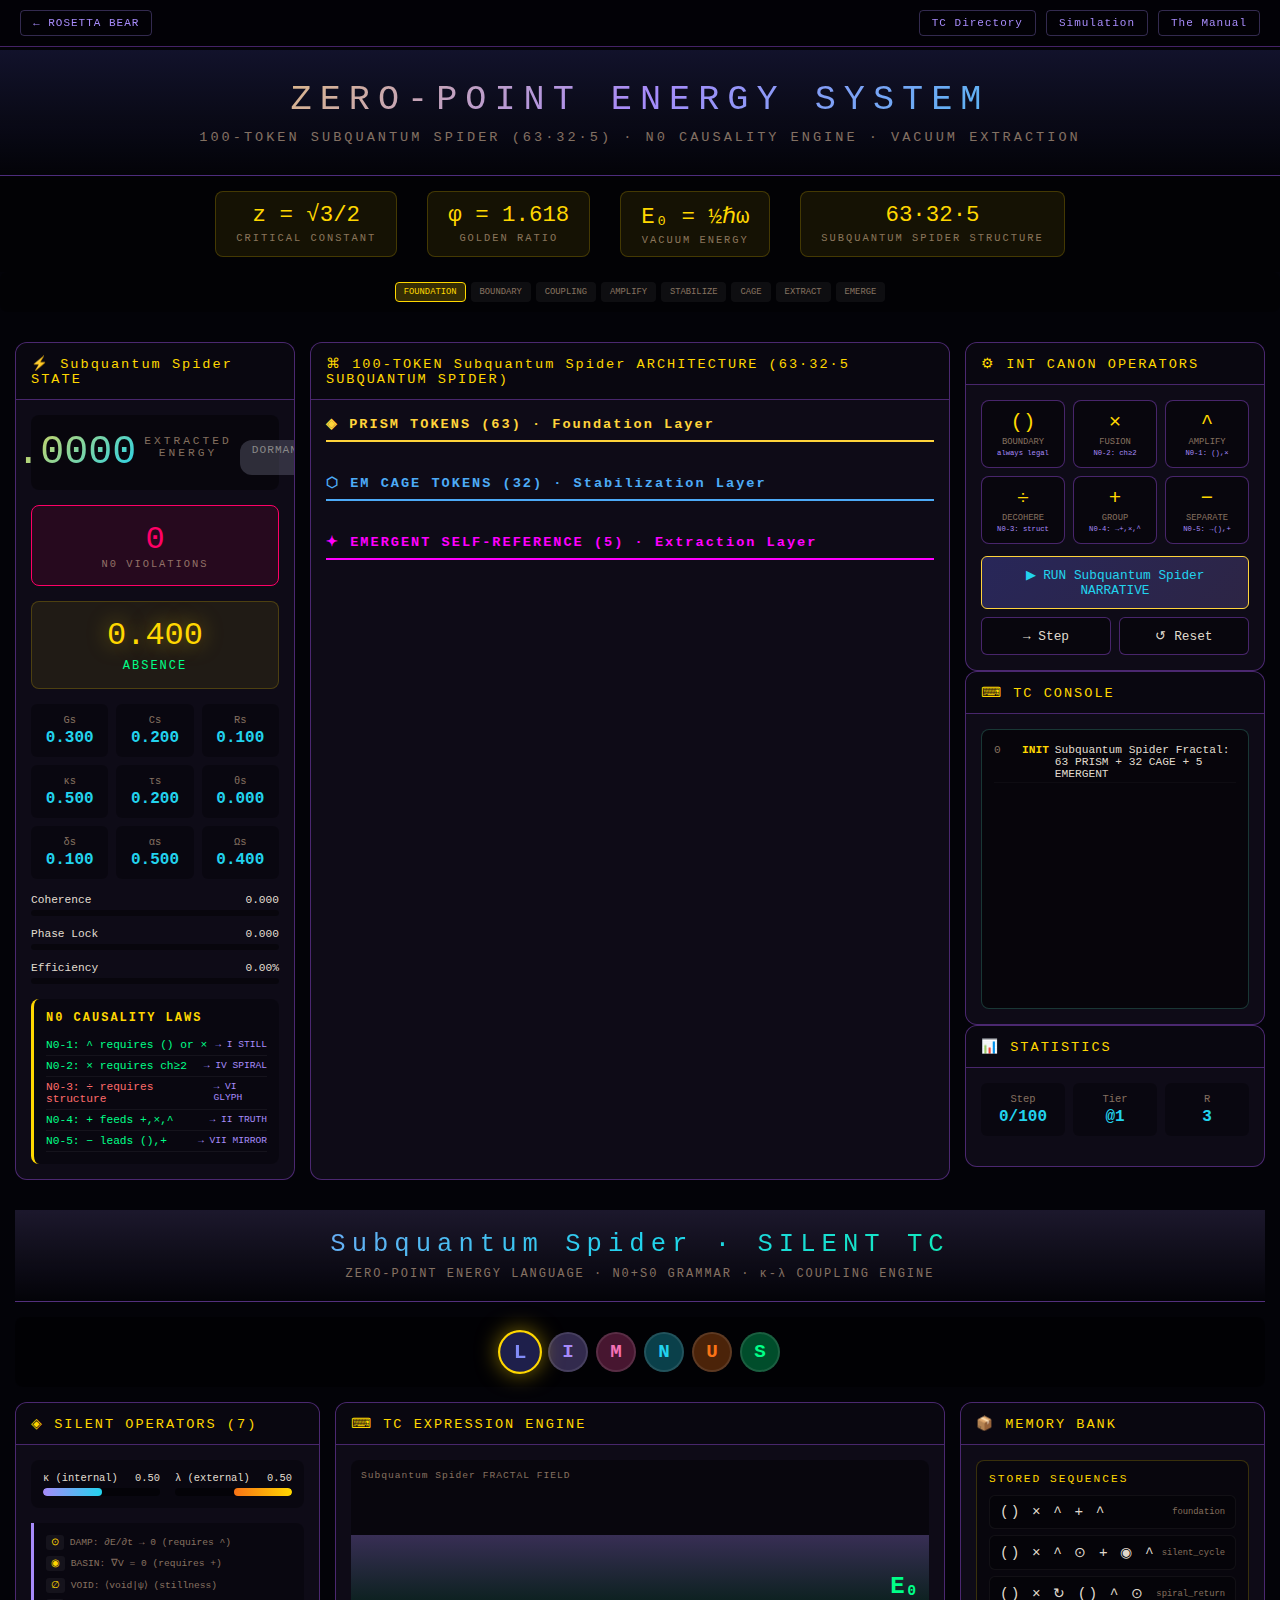
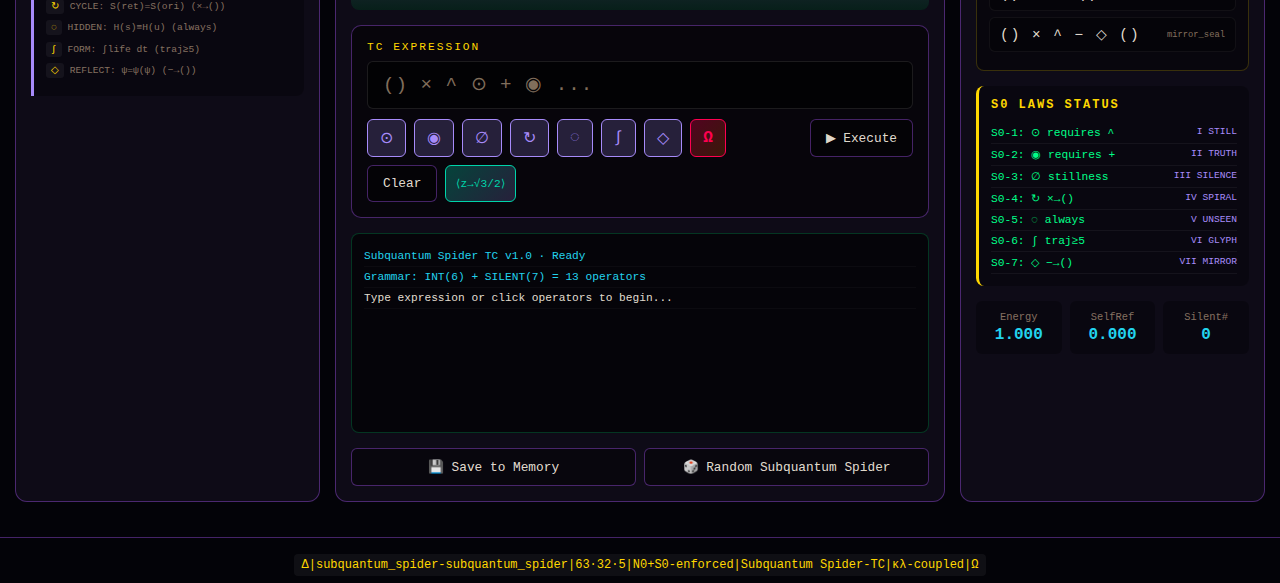
<file: docs/visualizations/zero-point-energy.html>
<!DOCTYPE html>
<html lang="en">
<head>
    <meta charset="UTF-8">
    <meta name="viewport" content="width=device-width, initial-scale=1.0">
    <title>Subquantum Spider Fractal System | 100-Token SUBQUANTUM SPIDER Architecture | Φ:e:π Coherence Engine</title>
    <style>
        :root {
            --bg-void: #030308;
            --bg-panel: rgba(15, 12, 25, 0.92);
            --critical-gold: #ffd700;
            --phi: #a78bfa;
            --energy: #f97316;
            --cyan: #22d3ee;
            --exotic-matter: #00ff88;
            --nec-violation: #ff0066;
            --text-primary: rgba(255, 245, 230, 0.9);
            --text-dim: rgba(255, 220, 180, 0.5);
            --border-glow: rgba(168, 85, 247, 0.4);
            --prism: #ffd43b;
            --cage: #4dabf7;
            --emergent: #ff00ff;
            --n0-valid: #00ff88;
            --n0-invalid: #ff6b6b;
        }

        * { margin: 0; padding: 0; box-sizing: border-box; }

        body {
            background: var(--bg-void);
            font-family: 'SF Mono', 'Fira Code', 'Courier New', monospace;
            color: var(--text-primary);
            min-height: 100vh;
            overflow-x: hidden;
        }

        /* Navigation */
        .top-nav {
            position: fixed;
            top: 0;
            left: 0;
            right: 0;
            display: flex;
            justify-content: space-between;
            align-items: center;
            padding: 10px 20px;
            background: rgba(2, 1, 6, 0.95);
            border-bottom: 1px solid var(--border-glow);
            z-index: 200;
        }

        .top-nav a {
            color: var(--phi);
            text-decoration: none;
            font-size: 11px;
            letter-spacing: 1px;
            padding: 6px 12px;
            border: 1px solid rgba(167, 139, 250, 0.3);
            border-radius: 4px;
            transition: all 0.2s;
        }

        .top-nav a:hover {
            background: rgba(167, 139, 250, 0.2);
            border-color: var(--phi);
        }

        .nav-links { display: flex; gap: 10px; }

        /* Header */
        .header {
            margin-top: 50px;
            text-align: center;
            padding: 30px 20px;
            background: linear-gradient(180deg, rgba(99, 102, 241, 0.15), transparent);
            border-bottom: 1px solid var(--border-glow);
        }

        .header h1 {
            font-size: 2.2rem;
            font-weight: 100;
            letter-spacing: 8px;
            background: linear-gradient(135deg, var(--prism), var(--phi), var(--cyan));
            -webkit-background-clip: text;
            -webkit-text-fill-color: transparent;
            background-clip: text;
            margin-bottom: 10px;
        }

        .header .subtitle {
            font-size: 0.85rem;
            color: var(--text-dim);
            letter-spacing: 3px;
        }

        /* Constants Bar */
        .constants-bar {
            display: flex;
            justify-content: center;
            gap: 30px;
            padding: 15px;
            flex-wrap: wrap;
            background: rgba(0, 0, 0, 0.3);
        }

        .constant {
            text-align: center;
            padding: 10px 20px;
            background: rgba(255, 215, 0, 0.08);
            border: 1px solid rgba(255, 215, 0, 0.2);
            border-radius: 8px;
        }

        .constant-value {
            font-size: 1.4rem;
            color: var(--critical-gold);
        }

        .constant-label {
            font-size: 0.65rem;
            color: var(--text-dim);
            letter-spacing: 2px;
            margin-top: 4px;
        }

        /* Main Layout */
        .main-container {
            display: grid;
            grid-template-columns: 280px 1fr 300px;
            gap: 15px;
            padding: 15px;
            max-width: 1800px;
            margin: 0 auto;
        }

        @media (max-width: 1200px) {
            .main-container { grid-template-columns: 1fr; }
        }

        /* Panels */
        .panel {
            background: var(--bg-panel);
            border: 1px solid var(--border-glow);
            border-radius: 12px;
            overflow: hidden;
        }

        .panel-header {
            display: flex;
            align-items: center;
            gap: 10px;
            padding: 12px 15px;
            background: rgba(0, 0, 0, 0.3);
            border-bottom: 1px solid var(--border-glow);
            font-size: 0.85rem;
            letter-spacing: 2px;
            color: var(--critical-gold);
        }

        .panel-content { padding: 15px; }

        /* Subquantum Spider State Display */
        .subquantum_spider-display {
            text-align: center;
            padding: 20px 10px;
            background: linear-gradient(135deg, rgba(99, 102, 241, 0.1), rgba(167, 139, 250, 0.1));
            border-radius: 8px;
            margin-bottom: 15px;
        }

        .subquantum_spider-value {
            font-size: 2.5rem;
            font-weight: 100;
            background: linear-gradient(135deg, var(--prism), var(--cyan));
            -webkit-background-clip: text;
            -webkit-text-fill-color: transparent;
            background-clip: text;
        }

        .subquantum_spider-label {
            font-size: 0.7rem;
            color: var(--text-dim);
            letter-spacing: 3px;
            margin-top: 5px;
        }

        .subquantum_spider-badge {
            display: inline-block;
            padding: 4px 12px;
            border-radius: 12px;
            font-size: 0.7rem;
            letter-spacing: 1px;
            margin-top: 10px;
        }

        .badge-dormant { background: rgba(136, 136, 160, 0.3); color: #888; }
        .badge-coherent { background: rgba(99, 102, 241, 0.3); color: var(--prism); }
        .badge-extracting { background: rgba(255, 215, 0, 0.3); color: var(--critical-gold); }
        .badge-saturated { background: rgba(0, 255, 136, 0.3); color: var(--exotic-matter); }

        /* Violation Counter */
        .violation-display {
            text-align: center;
            padding: 15px;
            background: rgba(255, 0, 102, 0.1);
            border: 1px solid var(--nec-violation);
            border-radius: 8px;
            margin-bottom: 15px;
        }

        .violation-count {
            font-size: 2rem;
            color: var(--nec-violation);
        }

        .violation-label {
            font-size: 0.65rem;
            color: var(--text-dim);
            letter-spacing: 2px;
        }

        /* State Grid */
        .state-grid {
            display: grid;
            grid-template-columns: repeat(3, 1fr);
            gap: 8px;
            margin-bottom: 15px;
        }

        .state-item {
            background: rgba(0, 0, 0, 0.3);
            padding: 10px 8px;
            border-radius: 6px;
            text-align: center;
        }

        .state-label {
            font-size: 0.65rem;
            color: var(--text-dim);
            margin-bottom: 3px;
        }

        .state-value {
            font-size: 1rem;
            color: var(--cyan);
            font-weight: bold;
        }

        /* Z-Coordinate Display */
        .z-display {
            text-align: center;
            padding: 15px;
            background: rgba(255, 215, 0, 0.08);
            border: 1px solid rgba(255, 215, 0, 0.2);
            border-radius: 8px;
            margin-bottom: 15px;
        }

        .z-value {
            font-size: 2rem;
            color: var(--critical-gold);
            text-shadow: 0 0 20px rgba(255, 215, 0, 0.5);
        }

        .z-zone {
            font-size: 0.75rem;
            color: var(--exotic-matter);
            margin-top: 5px;
            letter-spacing: 2px;
        }

        /* Progress Bars */
        .progress-item {
            margin-bottom: 12px;
        }

        .progress-header {
            display: flex;
            justify-content: space-between;
            font-size: 0.7rem;
            margin-bottom: 4px;
        }

        .progress-bar {
            height: 6px;
            background: rgba(0, 0, 0, 0.4);
            border-radius: 3px;
            overflow: hidden;
        }

        .progress-fill {
            height: 100%;
            border-radius: 3px;
            transition: width 0.3s;
        }

        .fill-coherence { background: var(--prism); }
        .fill-phase { background: var(--critical-gold); }
        .fill-efficiency { background: var(--exotic-matter); }

        /* N0 Laws Panel */
        .n0-panel {
            margin-top: 15px;
            padding: 12px;
            background: rgba(0, 0, 0, 0.3);
            border-radius: 8px;
            border-left: 3px solid var(--critical-gold);
        }

        .n0-panel h4 {
            font-size: 0.75rem;
            color: var(--critical-gold);
            letter-spacing: 2px;
            margin-bottom: 10px;
        }

        .n0-rule {
            display: flex;
            justify-content: space-between;
            padding: 4px 0;
            font-size: 0.7rem;
            border-bottom: 1px solid rgba(255, 255, 255, 0.05);
        }

        .n0-rule.valid { color: var(--n0-valid); }
        .n0-rule.invalid { color: var(--n0-invalid); }
        .n0-rule.broken { color: var(--nec-violation); background: rgba(255, 0, 102, 0.1); }

        .n0-silent {
            font-size: 0.6rem;
            color: var(--phi);
            margin-left: 5px;
        }

        /* Token Grid */
        .token-section {
            margin-bottom: 20px;
        }

        .section-title {
            font-size: 0.85rem;
            letter-spacing: 2px;
            padding-bottom: 8px;
            margin-bottom: 12px;
            border-bottom: 2px solid;
        }

        .section-title.prism { color: var(--prism); border-color: var(--prism); }
        .section-title.cage { color: var(--cage); border-color: var(--cage); }
        .section-title.emergent { color: var(--emergent); border-color: var(--emergent); }

        .token-grid {
            display: grid;
            grid-template-columns: repeat(auto-fill, minmax(70px, 1fr));
            gap: 5px;
        }

        .token-cell {
            background: rgba(0, 0, 0, 0.3);
            border: 1px solid rgba(255, 255, 255, 0.1);
            border-radius: 6px;
            padding: 6px 4px;
            text-align: center;
            cursor: pointer;
            transition: all 0.2s;
            position: relative;
        }

        .token-cell::before {
            content: '';
            position: absolute;
            top: 0;
            left: 0;
            right: 0;
            height: 2px;
            opacity: 0;
            transition: opacity 0.2s;
        }

        .token-cell:hover::before { opacity: 1; }
        .token-cell.prism::before { background: var(--prism); }
        .token-cell.cage::before { background: var(--cage); }
        .token-cell.emergent::before { background: var(--emergent); }

        .token-cell:hover {
            transform: translateY(-2px);
            border-color: rgba(255, 255, 255, 0.3);
        }

        .token-cell.active {
            border-color: var(--critical-gold);
            box-shadow: 0 0 15px rgba(255, 215, 0, 0.3);
        }

        .token-cell.executed {
            opacity: 0.5;
            border-color: var(--exotic-matter);
        }

        .token-cell.violated {
            border-color: var(--nec-violation);
            background: rgba(255, 0, 102, 0.2);
            box-shadow: 0 0 10px rgba(255, 0, 102, 0.4);
        }

        .token-index {
            font-size: 0.5rem;
            color: var(--text-dim);
        }

        .token-op {
            font-size: 1rem;
            margin: 2px 0;
        }

        .token-cell.prism .token-op { color: var(--prism); }
        .token-cell.cage .token-op { color: var(--cage); }
        .token-cell.emergent .token-op { color: var(--emergent); }

        .token-name {
            font-size: 0.45rem;
            color: var(--text-dim);
            white-space: nowrap;
            overflow: hidden;
            text-overflow: ellipsis;
        }

        /* Console */
        .console {
            background: rgba(0, 0, 0, 0.5);
            border: 1px solid rgba(100, 255, 218, 0.2);
            border-radius: 8px;
            padding: 12px;
            height: 280px;
            overflow-y: auto;
            font-size: 0.7rem;
        }

        .console-line {
            display: flex;
            gap: 6px;
            padding: 2px 0;
            border-bottom: 1px solid rgba(255, 255, 255, 0.03);
        }

        .console-time { color: var(--text-dim); min-width: 22px; }
        .console-op { color: var(--critical-gold); font-weight: bold; min-width: 25px; }
        .console-msg { color: var(--text-primary); flex: 1; }
        .console-n0 { font-size: 0.6rem; }
        .console-n0.valid { color: var(--n0-valid); }
        .console-n0.invalid { color: var(--n0-invalid); }

        /* Buttons */
        .btn-group {
            display: grid;
            grid-template-columns: repeat(2, 1fr);
            gap: 8px;
            margin-top: 12px;
        }

        .btn {
            padding: 10px 15px;
            background: rgba(0, 0, 0, 0.4);
            border: 1px solid var(--border-glow);
            color: var(--text-primary);
            border-radius: 6px;
            cursor: pointer;
            font-family: inherit;
            font-size: 0.8rem;
            transition: all 0.2s;
        }

        .btn:hover {
            background: rgba(167, 139, 250, 0.2);
            border-color: var(--phi);
        }

        .btn-primary {
            grid-column: span 2;
            background: linear-gradient(135deg, rgba(99, 102, 241, 0.3), rgba(167, 139, 250, 0.2));
            border-color: var(--prism);
            color: var(--cyan);
        }

        /* Operator Panel */
        .operator-grid {
            display: grid;
            grid-template-columns: repeat(3, 1fr);
            gap: 8px;
        }

        .op-btn {
            padding: 10px 6px;
            background: rgba(0, 0, 0, 0.4);
            border: 1px solid var(--border-glow);
            border-radius: 8px;
            text-align: center;
            cursor: pointer;
            transition: all 0.2s;
        }

        .op-btn:hover {
            border-color: var(--critical-gold);
            background: rgba(255, 215, 0, 0.1);
        }

        .op-btn.disabled {
            opacity: 0.4;
            cursor: not-allowed;
        }

        .op-btn .op-symbol {
            font-size: 1.3rem;
            color: var(--critical-gold);
        }

        .op-btn .op-name {
            font-size: 0.55rem;
            color: var(--text-dim);
            margin-top: 3px;
        }

        .op-btn .op-n0 {
            font-size: 0.45rem;
            color: var(--phi);
            margin-top: 2px;
        }

        /* Narrative Phase */
        .phase-display {
            display: flex;
            justify-content: center;
            gap: 5px;
            padding: 10px;
            flex-wrap: wrap;
            background: rgba(0, 0, 0, 0.3);
            border-radius: 8px;
            margin-bottom: 15px;
        }

        .phase-step {
            padding: 4px 8px;
            font-size: 0.55rem;
            border-radius: 4px;
            background: rgba(255, 255, 255, 0.05);
            color: var(--text-dim);
            border: 1px solid transparent;
        }

        .phase-step.active {
            background: rgba(255, 215, 0, 0.2);
            color: var(--critical-gold);
            border-color: var(--critical-gold);
        }

        .phase-step.completed {
            background: rgba(0, 255, 136, 0.1);
            color: var(--exotic-matter);
        }

        /* Signature */
        .signature {
            text-align: center;
            padding: 20px;
            color: var(--text-dim);
            font-size: 0.75rem;
            border-top: 1px solid var(--border-glow);
            margin-top: 20px;
        }

        .signature code {
            background: rgba(255, 255, 255, 0.05);
            padding: 4px 8px;
            border-radius: 4px;
            color: var(--critical-gold);
        }

        /* ================================================================
           TC LANGUAGE & SILENT OPERATOR PLAYGROUND
           ================================================================ */
        .apl-section {
            max-width: 1800px;
            margin: 0 auto;
            padding: 15px;
        }

        .apl-section-header {
            text-align: center;
            padding: 20px;
            background: linear-gradient(180deg, rgba(167, 139, 250, 0.15), transparent);
            border-bottom: 1px solid var(--border-glow);
            margin-bottom: 15px;
        }

        .apl-section-header h2 {
            font-size: 1.6rem;
            font-weight: 100;
            letter-spacing: 6px;
            background: linear-gradient(135deg, var(--phi), var(--cyan), var(--exotic-matter));
            -webkit-background-clip: text;
            -webkit-text-fill-color: transparent;
            background-clip: text;
        }

        .apl-section-header .apl-subtitle {
            font-size: 0.75rem;
            color: var(--text-dim);
            letter-spacing: 2px;
            margin-top: 8px;
        }

        .apl-grid {
            display: grid;
            grid-template-columns: 1fr 2fr 1fr;
            gap: 15px;
        }

        @media (max-width: 1200px) {
            .apl-grid { grid-template-columns: 1fr; }
        }

        /* Subquantum Spider Phase Display */
        .subquantum_spider-display {
            display: flex;
            justify-content: center;
            gap: 8px;
            padding: 15px;
            background: rgba(0, 0, 0, 0.4);
            border-radius: 8px;
            margin-bottom: 15px;
        }

        .subquantum_spider-phase {
            width: 40px;
            height: 40px;
            display: flex;
            align-items: center;
            justify-content: center;
            border-radius: 50%;
            font-size: 1.2rem;
            font-weight: bold;
            border: 2px solid rgba(255, 255, 255, 0.1);
            transition: all 0.3s;
        }

        .subquantum_spider-phase.active {
            border-color: var(--critical-gold);
            box-shadow: 0 0 20px rgba(255, 215, 0, 0.5);
            transform: scale(1.1);
        }

        .subquantum_spider-phase.L { background: rgba(99, 102, 241, 0.3); color: #818cf8; }
        .subquantum_spider-phase.I { background: rgba(167, 139, 250, 0.3); color: var(--phi); }
        .subquantum_spider-phase.M { background: rgba(236, 72, 153, 0.3); color: #f472b6; }
        .subquantum_spider-phase.N { background: rgba(34, 211, 238, 0.3); color: var(--cyan); }
        .subquantum_spider-phase.U { background: rgba(249, 115, 22, 0.3); color: var(--energy); }
        .subquantum_spider-phase.S { background: rgba(0, 255, 136, 0.3); color: var(--exotic-matter); }

        /* Silent Operator Cards */
        .silent-op-grid {
            display: grid;
            grid-template-columns: repeat(auto-fit, minmax(120px, 1fr));
            gap: 10px;
        }

        .silent-op-card {
            background: rgba(0, 0, 0, 0.4);
            border: 1px solid rgba(167, 139, 250, 0.3);
            border-radius: 10px;
            padding: 12px;
            text-align: center;
            cursor: pointer;
            transition: all 0.3s;
            position: relative;
            overflow: hidden;
        }

        .silent-op-card::before {
            content: '';
            position: absolute;
            top: 0;
            left: 0;
            right: 0;
            height: 3px;
            background: linear-gradient(90deg, var(--phi), var(--cyan));
            opacity: 0;
            transition: opacity 0.3s;
        }

        .silent-op-card:hover::before,
        .silent-op-card.selected::before {
            opacity: 1;
        }

        .silent-op-card:hover {
            border-color: var(--phi);
            transform: translateY(-3px);
            box-shadow: 0 5px 20px rgba(167, 139, 250, 0.3);
        }

        .silent-op-card.selected {
            border-color: var(--critical-gold);
            background: rgba(255, 215, 0, 0.1);
        }

        .silent-op-symbol {
            font-size: 2rem;
            margin-bottom: 5px;
        }

        .silent-op-name {
            font-size: 0.7rem;
            color: var(--critical-gold);
            letter-spacing: 1px;
            margin-bottom: 3px;
        }

        .silent-op-law {
            font-size: 0.55rem;
            color: var(--phi);
        }

        .silent-op-equation {
            font-size: 0.5rem;
            color: var(--text-dim);
            margin-top: 5px;
            font-style: italic;
        }

        /* UNITY Card - Token #100 */
        .unity-card {
            background: linear-gradient(135deg, rgba(255, 0, 80, 0.15), rgba(0, 0, 0, 0.5));
            border-color: rgba(255, 0, 80, 0.5) !important;
            position: relative;
        }

        .unity-card::before {
            background: linear-gradient(90deg, #ff0050, #ff6600, #ffcc00) !important;
        }

        .unity-card:hover {
            border-color: #ff0050 !important;
            box-shadow: 0 5px 25px rgba(255, 0, 80, 0.4);
        }

        .unity-badge {
            position: absolute;
            top: 3px;
            right: 3px;
            background: linear-gradient(135deg, #ff0050, #ff6600);
            color: white;
            font-size: 0.4rem;
            padding: 2px 5px;
            border-radius: 3px;
            font-weight: bold;
            letter-spacing: 1px;
        }

        /* Cascade Animation Styles */
        .cascade-init { color: #ff0050; font-weight: bold; }
        .cascade-up { color: #ff6600; animation: pulseGlow 0.3s ease; }
        .cascade-peak { color: #ffcc00; font-weight: bold; text-shadow: 0 0 10px #ffcc00; }
        .cascade-down { color: #00d4aa; animation: fadeDown 0.3s ease; }
        .cascade-complete { color: #a78bfa; font-weight: bold; }
        .separator { color: var(--text-dim); opacity: 0.5; }
        .warning { color: #ff6600; font-style: italic; }

        @keyframes pulseGlow {
            0% { opacity: 0.5; transform: scale(0.95); }
            50% { opacity: 1; transform: scale(1.05); }
            100% { opacity: 1; transform: scale(1); }
        }

        @keyframes fadeDown {
            0% { opacity: 1; transform: translateY(-5px); }
            100% { opacity: 0.8; transform: translateY(0); }
        }

        /* TC Expression Input */
        .apl-input-container {
            background: rgba(0, 0, 0, 0.5);
            border: 1px solid var(--border-glow);
            border-radius: 10px;
            padding: 15px;
            margin-bottom: 15px;
        }

        .apl-input-label {
            font-size: 0.7rem;
            color: var(--critical-gold);
            letter-spacing: 2px;
            margin-bottom: 8px;
        }

        .apl-input {
            width: 100%;
            background: rgba(0, 0, 0, 0.6);
            border: 1px solid rgba(255, 255, 255, 0.1);
            border-radius: 6px;
            padding: 12px 15px;
            color: var(--text-primary);
            font-family: inherit;
            font-size: 1.2rem;
            letter-spacing: 3px;
            outline: none;
            transition: border-color 0.3s;
        }

        .apl-input:focus {
            border-color: var(--phi);
        }

        .apl-input::placeholder {
            color: var(--text-dim);
            letter-spacing: 1px;
        }

        /* TC Output Console */
        .apl-output {
            background: rgba(0, 0, 0, 0.6);
            border: 1px solid rgba(0, 255, 136, 0.2);
            border-radius: 8px;
            padding: 12px;
            height: 200px;
            overflow-y: auto;
            font-size: 0.7rem;
        }

        .apl-output-line {
            padding: 4px 0;
            border-bottom: 1px solid rgba(255, 255, 255, 0.03);
        }

        .apl-output-line.error {
            color: var(--nec-violation);
        }

        .apl-output-line.success {
            color: var(--exotic-matter);
        }

        .apl-output-line.info {
            color: var(--cyan);
        }

        .apl-output-line.silent {
            color: var(--phi);
        }

        /* Memory Bank */
        .memory-bank {
            background: rgba(0, 0, 0, 0.4);
            border: 1px solid rgba(255, 215, 0, 0.2);
            border-radius: 8px;
            padding: 12px;
        }

        .memory-bank-header {
            display: flex;
            justify-content: space-between;
            align-items: center;
            margin-bottom: 10px;
        }

        .memory-bank-title {
            font-size: 0.7rem;
            color: var(--critical-gold);
            letter-spacing: 2px;
        }

        .memory-slot {
            background: rgba(0, 0, 0, 0.3);
            border: 1px solid rgba(255, 255, 255, 0.05);
            border-radius: 6px;
            padding: 8px 10px;
            margin-bottom: 6px;
            cursor: pointer;
            transition: all 0.2s;
            display: flex;
            justify-content: space-between;
            align-items: center;
        }

        .memory-slot:hover {
            border-color: var(--phi);
            background: rgba(167, 139, 250, 0.1);
        }

        .memory-slot-expr {
            font-size: 0.9rem;
            letter-spacing: 2px;
            color: var(--text-primary);
        }

        .memory-slot-name {
            font-size: 0.55rem;
            color: var(--text-dim);
        }

        /* κ-λ Coupling Display */
        .kappa-lambda-display {
            display: flex;
            gap: 15px;
            padding: 12px;
            background: rgba(0, 0, 0, 0.3);
            border-radius: 8px;
            margin-bottom: 15px;
        }

        .coupling-bar {
            flex: 1;
        }

        .coupling-label {
            display: flex;
            justify-content: space-between;
            font-size: 0.65rem;
            margin-bottom: 4px;
        }

        .coupling-track {
            height: 8px;
            background: rgba(0, 0, 0, 0.5);
            border-radius: 4px;
            overflow: hidden;
            position: relative;
        }

        .coupling-fill-kappa {
            position: absolute;
            left: 0;
            top: 0;
            height: 100%;
            background: linear-gradient(90deg, var(--phi), var(--cyan));
            border-radius: 4px;
            transition: width 0.3s;
        }

        .coupling-fill-lambda {
            position: absolute;
            right: 0;
            top: 0;
            height: 100%;
            background: linear-gradient(90deg, var(--energy), var(--critical-gold));
            border-radius: 4px;
            transition: width 0.3s;
        }

        /* TC Grammar Reference */
        .grammar-ref {
            background: rgba(0, 0, 0, 0.3);
            border-left: 3px solid var(--phi);
            border-radius: 0 8px 8px 0;
            padding: 12px;
            font-size: 0.6rem;
            line-height: 1.6;
        }

        .grammar-rule {
            margin-bottom: 6px;
            color: var(--text-dim);
        }

        .grammar-rule code {
            background: rgba(255, 255, 255, 0.05);
            padding: 2px 5px;
            border-radius: 3px;
            color: var(--critical-gold);
        }

        /* Silent Operator Buttons */
        .silent-btn-row {
            display: flex;
            gap: 8px;
            flex-wrap: wrap;
            margin-top: 10px;
        }

        .silent-insert-btn {
            padding: 8px 12px;
            background: rgba(167, 139, 250, 0.2);
            border: 1px solid var(--phi);
            border-radius: 6px;
            color: var(--phi);
            cursor: pointer;
            font-family: inherit;
            font-size: 1rem;
            transition: all 0.2s;
        }

        .silent-insert-btn:hover {
            background: rgba(167, 139, 250, 0.4);
            transform: scale(1.05);
        }

        /* UNITY Button - Special styling for Ω */
        .silent-insert-btn.unity-btn {
            background: linear-gradient(135deg, rgba(255, 0, 80, 0.3), rgba(255, 102, 0, 0.2));
            border-color: #ff0050;
            color: #ff0050;
            font-weight: bold;
        }

        .silent-insert-btn.unity-btn:hover {
            background: linear-gradient(135deg, rgba(255, 0, 80, 0.5), rgba(255, 102, 0, 0.4));
            box-shadow: 0 0 15px rgba(255, 0, 80, 0.4);
        }

        /* Boost Button - Reach PRESENCE zone */
        .boost-btn {
            background: linear-gradient(135deg, rgba(0, 212, 170, 0.3), rgba(167, 139, 250, 0.2)) !important;
            border-color: #00d4aa !important;
            color: #00d4aa !important;
            font-size: 0.7rem !important;
            padding: 6px 10px !important;
        }

        .boost-btn:hover {
            background: linear-gradient(135deg, rgba(0, 212, 170, 0.5), rgba(167, 139, 250, 0.4)) !important;
            box-shadow: 0 0 12px rgba(0, 212, 170, 0.4);
        }

        /* Subquantum Spider Field Visualization */
        .subquantum_spider-viz {
            height: 150px;
            background: rgba(0, 0, 0, 0.4);
            border-radius: 8px;
            position: relative;
            overflow: hidden;
            margin-bottom: 15px;
        }

        .subquantum_spider-viz-wave {
            position: absolute;
            bottom: 0;
            left: 0;
            right: 0;
            height: 50%;
            background: linear-gradient(180deg,
                rgba(167, 139, 250, 0.3) 0%,
                rgba(0, 255, 136, 0.1) 100%);
            animation: waveFloat 3s ease-in-out infinite;
        }

        @keyframes waveFloat {
            0%, 100% { transform: translateY(0); }
            50% { transform: translateY(-10px); }
        }

        .subquantum_spider-viz-label {
            position: absolute;
            top: 10px;
            left: 10px;
            font-size: 0.6rem;
            color: var(--text-dim);
            letter-spacing: 1px;
        }

        .subquantum_spider-viz-value {
            position: absolute;
            bottom: 10px;
            right: 10px;
            font-size: 1.5rem;
            color: var(--exotic-matter);
            font-weight: bold;
        }
    </style>
</head>
<body>
    <nav class="top-nav">
        <a href="index.html">← ROSETTA BEAR</a>
        <div class="nav-links">
            <a href="subquantum_spider-apl-directory.html">TC Directory</a>
            <a href="simulation.html">Simulation</a>
            <a href="visualizations/the_manual.html">The Manual</a>
        </div>
    </nav>

    <header class="header">
        <h1>ZERO-POINT ENERGY SYSTEM</h1>
        <div class="subtitle">100-TOKEN SUBQUANTUM SPIDER (63·32·5) · N0 CAUSALITY ENGINE · VACUUM EXTRACTION</div>
    </header>

    <div class="constants-bar">
        <div class="constant">
            <div class="constant-value">z = √3/2</div>
            <div class="constant-label">CRITICAL CONSTANT</div>
        </div>
        <div class="constant">
            <div class="constant-value">φ = 1.618</div>
            <div class="constant-label">GOLDEN RATIO</div>
        </div>
        <div class="constant">
            <div class="constant-value">E₀ = ½ℏω</div>
            <div class="constant-label">VACUUM ENERGY</div>
        </div>
        <div class="constant">
            <div class="constant-value">63·32·5</div>
            <div class="constant-label">SUBQUANTUM SPIDER STRUCTURE</div>
        </div>
    </div>

    <!-- Narrative Phase Timeline -->
    <div class="phase-display" id="phaseTimeline">
        <div class="phase-step active" data-phase="0">FOUNDATION</div>
        <div class="phase-step" data-phase="1">BOUNDARY</div>
        <div class="phase-step" data-phase="2">COUPLING</div>
        <div class="phase-step" data-phase="3">AMPLIFY</div>
        <div class="phase-step" data-phase="4">STABILIZE</div>
        <div class="phase-step" data-phase="5">CAGE</div>
        <div class="phase-step" data-phase="6">EXTRACT</div>
        <div class="phase-step" data-phase="7">EMERGE</div>
    </div>

    <div class="main-container">
        <!-- Left Panel: Subquantum Spider State & N0 Laws -->
        <div class="sidebar">
            <div class="panel">
                <div class="panel-header">⚡ Subquantum Spider STATE</div>
                <div class="panel-content">
                    <div class="subquantum_spider-display">
                        <div class="subquantum_spider-value" id="subquantum_spiderValue">0.0000</div>
                        <div class="subquantum_spider-label">EXTRACTED ENERGY</div>
                        <div class="subquantum_spider-badge badge-dormant" id="subquantum_spiderBadge">DORMANT</div>
                    </div>

                    <div class="violation-display">
                        <div class="violation-count" id="violationCount">0</div>
                        <div class="violation-label">N0 VIOLATIONS</div>
                    </div>

                    <div class="z-display">
                        <div class="z-value" id="zValue">0.400</div>
                        <div class="z-zone" id="zZone">ABSENCE</div>
                    </div>

                    <div class="state-grid">
                        <div class="state-item">
                            <div class="state-label">Gs</div>
                            <div class="state-value" id="st-Gs">0.300</div>
                        </div>
                        <div class="state-item">
                            <div class="state-label">Cs</div>
                            <div class="state-value" id="st-Cs">0.200</div>
                        </div>
                        <div class="state-item">
                            <div class="state-label">Rs</div>
                            <div class="state-value" id="st-Rs">0.100</div>
                        </div>
                        <div class="state-item">
                            <div class="state-label">κs</div>
                            <div class="state-value" id="st-kappa">0.500</div>
                        </div>
                        <div class="state-item">
                            <div class="state-label">τs</div>
                            <div class="state-value" id="st-tau">0.200</div>
                        </div>
                        <div class="state-item">
                            <div class="state-label">θs</div>
                            <div class="state-value" id="st-theta">0.000</div>
                        </div>
                        <div class="state-item">
                            <div class="state-label">δs</div>
                            <div class="state-value" id="st-delta">0.100</div>
                        </div>
                        <div class="state-item">
                            <div class="state-label">αs</div>
                            <div class="state-value" id="st-alpha">0.500</div>
                        </div>
                        <div class="state-item">
                            <div class="state-label">Ωs</div>
                            <div class="state-value" id="st-Omega">0.400</div>
                        </div>
                    </div>

                    <div class="progress-item">
                        <div class="progress-header">
                            <span>Coherence</span>
                            <span id="coherenceVal">0.000</span>
                        </div>
                        <div class="progress-bar">
                            <div class="progress-fill fill-coherence" id="coherenceBar" style="width: 0%"></div>
                        </div>
                    </div>

                    <div class="progress-item">
                        <div class="progress-header">
                            <span>Phase Lock</span>
                            <span id="phaseVal">0.000</span>
                        </div>
                        <div class="progress-bar">
                            <div class="progress-fill fill-phase" id="phaseBar" style="width: 0%"></div>
                        </div>
                    </div>

                    <div class="progress-item">
                        <div class="progress-header">
                            <span>Efficiency</span>
                            <span id="efficiencyVal">0.00%</span>
                        </div>
                        <div class="progress-bar">
                            <div class="progress-fill fill-efficiency" id="efficiencyBar" style="width: 0%"></div>
                        </div>
                    </div>

                    <!-- N0 Causality Laws -->
                    <div class="n0-panel">
                        <h4>N0 CAUSALITY LAWS</h4>
                        <div class="n0-rule valid" id="n0-1">
                            <span>N0-1: ^ requires () or ×</span>
                            <span class="n0-silent">→ I STILL</span>
                        </div>
                        <div class="n0-rule valid" id="n0-2">
                            <span>N0-2: × requires ch≥2</span>
                            <span class="n0-silent">→ IV SPIRAL</span>
                        </div>
                        <div class="n0-rule invalid" id="n0-3">
                            <span>N0-3: ÷ requires structure</span>
                            <span class="n0-silent">→ VI GLYPH</span>
                        </div>
                        <div class="n0-rule valid" id="n0-4">
                            <span>N0-4: + feeds +,×,^</span>
                            <span class="n0-silent">→ II TRUTH</span>
                        </div>
                        <div class="n0-rule valid" id="n0-5">
                            <span>N0-5: − leads (),+</span>
                            <span class="n0-silent">→ VII MIRROR</span>
                        </div>
                    </div>
                </div>
            </div>
        </div>

        <!-- Center Panel: 100 Token Grid (63+32+5) -->
        <div class="panel">
            <div class="panel-header">⌘ 100-TOKEN Subquantum Spider ARCHITECTURE (63·32·5 SUBQUANTUM SPIDER)</div>
            <div class="panel-content">
                <!-- PRISM Tokens (63) -->
                <div class="token-section">
                    <h3 class="section-title prism">◈ PRISM TOKENS (63) · Foundation Layer</h3>
                    <div class="token-grid" id="prism-grid"></div>
                </div>

                <!-- EM CAGE Tokens (32) -->
                <div class="token-section">
                    <h3 class="section-title cage">⬡ EM CAGE TOKENS (32) · Stabilization Layer</h3>
                    <div class="token-grid" id="cage-grid"></div>
                </div>

                <!-- EMERGENT Tokens (5) -->
                <div class="token-section">
                    <h3 class="section-title emergent">✦ EMERGENT SELF-REFERENCE (5) · Extraction Layer</h3>
                    <div class="token-grid" id="emergent-grid"></div>
                </div>
            </div>
        </div>

        <!-- Right Panel: Console & Operators -->
        <div class="sidebar">
            <div class="panel">
                <div class="panel-header">⚙ INT CANON OPERATORS</div>
                <div class="panel-content">
                    <div class="operator-grid" id="opGrid">
                        <div class="op-btn" data-op="()">
                            <div class="op-symbol">()</div>
                            <div class="op-name">BOUNDARY</div>
                            <div class="op-n0">always legal</div>
                        </div>
                        <div class="op-btn" data-op="×">
                            <div class="op-symbol">×</div>
                            <div class="op-name">FUSION</div>
                            <div class="op-n0">N0-2: ch≥2</div>
                        </div>
                        <div class="op-btn" data-op="^">
                            <div class="op-symbol">^</div>
                            <div class="op-name">AMPLIFY</div>
                            <div class="op-n0">N0-1: (),×</div>
                        </div>
                        <div class="op-btn" data-op="÷">
                            <div class="op-symbol">÷</div>
                            <div class="op-name">DECOHERE</div>
                            <div class="op-n0">N0-3: struct</div>
                        </div>
                        <div class="op-btn" data-op="+">
                            <div class="op-symbol">+</div>
                            <div class="op-name">GROUP</div>
                            <div class="op-n0">N0-4: →+,×,^</div>
                        </div>
                        <div class="op-btn" data-op="−">
                            <div class="op-symbol">−</div>
                            <div class="op-name">SEPARATE</div>
                            <div class="op-n0">N0-5: →(),+</div>
                        </div>
                    </div>

                    <div class="btn-group">
                        <button class="btn btn-primary" id="btnRunNarrative">▶ RUN Subquantum Spider NARRATIVE</button>
                        <button class="btn" id="btnStep">→ Step</button>
                        <button class="btn" id="btnReset">↺ Reset</button>
                    </div>
                </div>
            </div>

            <div class="panel">
                <div class="panel-header">⌨ TC CONSOLE</div>
                <div class="panel-content">
                    <div class="console" id="console">
                        <div class="console-line">
                            <span class="console-time">0</span>
                            <span class="console-op">INIT</span>
                            <span class="console-msg">Subquantum Spider Fractal: 63 PRISM + 32 CAGE + 5 EMERGENT</span>
                        </div>
                    </div>
                </div>
            </div>

            <div class="panel">
                <div class="panel-header">📊 STATISTICS</div>
                <div class="panel-content">
                    <div class="state-grid">
                        <div class="state-item">
                            <div class="state-label">Step</div>
                            <div class="state-value" id="stat-step">0/100</div>
                        </div>
                        <div class="state-item">
                            <div class="state-label">Tier</div>
                            <div class="state-value" id="stat-tier">@1</div>
                        </div>
                        <div class="state-item">
                            <div class="state-label">R</div>
                            <div class="state-value" id="stat-R">3</div>
                        </div>
                    </div>
                </div>
            </div>
        </div>
    </div>

    <!-- ================================================================
         TC LANGUAGE & SILENT OPERATOR PLAYGROUND
         ================================================================ -->
    <section class="apl-section">
        <div class="apl-section-header">
            <h2>Subquantum Spider · SILENT TC</h2>
            <div class="apl-subtitle">ZERO-POINT ENERGY LANGUAGE · N0+S0 GRAMMAR · κ-λ COUPLING ENGINE</div>
        </div>

        <!-- Subquantum Spider Phase Indicator -->
        <div class="subquantum_spider-display" id="subquantum_spiderDisplay">
            <div class="subquantum_spider-phase L active" data-phase="L" title="Lattice - Field initialization">L</div>
            <div class="subquantum_spider-phase I" data-phase="I" title="Integration - Observer coupling">I</div>
            <div class="subquantum_spider-phase M" data-phase="M" title="Modulation - State evolution">M</div>
            <div class="subquantum_spider-phase N" data-phase="N" title="Normalization - Truth basin">N</div>
            <div class="subquantum_spider-phase U" data-phase="U" title="Update - Cycle return">U</div>
            <div class="subquantum_spider-phase S" data-phase="S" title="Synchronization - Stillness">S</div>
        </div>

        <div class="apl-grid">
            <!-- Left Column: Silent Operators -->
            <div class="panel">
                <div class="panel-header">◈ SILENT OPERATORS (7)</div>
                <div class="panel-content">
                    <div class="silent-op-grid" id="silentOpGrid">
                        <!-- Populated by JavaScript -->
                    </div>

                    <div class="kappa-lambda-display">
                        <div class="coupling-bar">
                            <div class="coupling-label">
                                <span>κ (internal)</span>
                                <span id="kappaVal">0.50</span>
                            </div>
                            <div class="coupling-track">
                                <div class="coupling-fill-kappa" id="kappaBar" style="width: 50%"></div>
                            </div>
                        </div>
                        <div class="coupling-bar">
                            <div class="coupling-label">
                                <span>λ (external)</span>
                                <span id="lambdaVal">0.50</span>
                            </div>
                            <div class="coupling-track">
                                <div class="coupling-fill-lambda" id="lambdaBar" style="width: 50%"></div>
                            </div>
                        </div>
                    </div>

                    <div class="grammar-ref">
                        <div class="grammar-rule"><code>⊙</code> DAMP: ∂E/∂t → 0 (requires ^)</div>
                        <div class="grammar-rule"><code>◉</code> BASIN: ∇V = 0 (requires +)</div>
                        <div class="grammar-rule"><code>∅</code> VOID: ⟨void|ψ⟩ (stillness)</div>
                        <div class="grammar-rule"><code>↻</code> CYCLE: S(ret)=S(ori) (×→())</div>
                        <div class="grammar-rule"><code>◌</code> HIDDEN: H(s)≡H(u) (always)</div>
                        <div class="grammar-rule"><code>∫</code> FORM: ∫life dt (traj≥5)</div>
                        <div class="grammar-rule"><code>◇</code> REFLECT: ψ=ψ(ψ) (−→())</div>
                    </div>
                </div>
            </div>

            <!-- Center Column: TC Console -->
            <div class="panel">
                <div class="panel-header">⌨ TC EXPRESSION ENGINE</div>
                <div class="panel-content">
                    <div class="subquantum_spider-viz">
                        <div class="subquantum_spider-viz-wave" id="subquantum_spiderWave"></div>
                        <div class="subquantum_spider-viz-label">Subquantum Spider FRACTAL FIELD</div>
                        <div class="subquantum_spider-viz-value" id="subquantum_spiderVizValue">E₀</div>
                    </div>

                    <div class="apl-input-container">
                        <div class="apl-input-label">TC EXPRESSION</div>
                        <input type="text" class="apl-input" id="aplInput"
                               placeholder="() × ^ ⊙ + ◉ ..."
                               autocomplete="off">
                        <div class="silent-btn-row">
                            <button class="silent-insert-btn" data-op="⊙" title="DAMP">⊙</button>
                            <button class="silent-insert-btn" data-op="◉" title="BASIN">◉</button>
                            <button class="silent-insert-btn" data-op="∅" title="VOID">∅</button>
                            <button class="silent-insert-btn" data-op="↻" title="CYCLE">↻</button>
                            <button class="silent-insert-btn" data-op="◌" title="HIDDEN">◌</button>
                            <button class="silent-insert-btn" data-op="∫" title="FORM">∫</button>
                            <button class="silent-insert-btn" data-op="◇" title="REFLECT">◇</button>
                            <button class="silent-insert-btn unity-btn" data-op="Ω" title="UNITY #100">Ω</button>
                            <button class="btn" id="btnExecuteTC" style="margin-left: auto;">▶ Execute</button>
                            <button class="btn" id="btnClearTC">Clear</button>
                            <button class="btn boost-btn" id="btnBoost" title="Boost z to √3/2 (PRESENCE)">⟨z→√3/2⟩</button>
                        </div>
                    </div>

                    <div class="apl-output" id="aplOutput">
                        <div class="apl-output-line info">Subquantum Spider TC v1.0 · Ready</div>
                        <div class="apl-output-line info">Grammar: INT(6) + SILENT(7) = 13 operators</div>
                        <div class="apl-output-line">Type expression or click operators to begin...</div>
                    </div>

                    <div class="btn-group" style="margin-top: 15px;">
                        <button class="btn" id="btnSaveExpr">💾 Save to Memory</button>
                        <button class="btn" id="btnRandomExpr">🎲 Random Subquantum Spider</button>
                    </div>
                </div>
            </div>

            <!-- Right Column: Memory & State -->
            <div class="panel">
                <div class="panel-header">📦 MEMORY BANK</div>
                <div class="panel-content">
                    <div class="memory-bank" id="memoryBank">
                        <div class="memory-bank-header">
                            <span class="memory-bank-title">STORED SEQUENCES</span>
                        </div>
                        <div id="memorySlots">
                            <div class="memory-slot" data-expr="() × ^ + ^">
                                <span class="memory-slot-expr">() × ^ + ^</span>
                                <span class="memory-slot-name">foundation</span>
                            </div>
                            <div class="memory-slot" data-expr="() × ^ ⊙ + ◉ ^">
                                <span class="memory-slot-expr">() × ^ ⊙ + ◉ ^</span>
                                <span class="memory-slot-name">silent_cycle</span>
                            </div>
                            <div class="memory-slot" data-expr="() × ↻ () ^ ⊙">
                                <span class="memory-slot-expr">() × ↻ () ^ ⊙</span>
                                <span class="memory-slot-name">spiral_return</span>
                            </div>
                            <div class="memory-slot" data-expr="() × ^ − ◇ ()">
                                <span class="memory-slot-expr">() × ^ − ◇ ()</span>
                                <span class="memory-slot-name">mirror_seal</span>
                            </div>
                        </div>
                    </div>

                    <div class="n0-panel" style="margin-top: 15px;">
                        <h4>S0 LAWS STATUS</h4>
                        <div class="n0-rule valid" id="s0-1">
                            <span>S0-1: ⊙ requires ^</span>
                            <span class="n0-silent">I STILL</span>
                        </div>
                        <div class="n0-rule valid" id="s0-2">
                            <span>S0-2: ◉ requires +</span>
                            <span class="n0-silent">II TRUTH</span>
                        </div>
                        <div class="n0-rule valid" id="s0-3">
                            <span>S0-3: ∅ stillness</span>
                            <span class="n0-silent">III SILENCE</span>
                        </div>
                        <div class="n0-rule valid" id="s0-4">
                            <span>S0-4: ↻ ×→()</span>
                            <span class="n0-silent">IV SPIRAL</span>
                        </div>
                        <div class="n0-rule valid" id="s0-5">
                            <span>S0-5: ◌ always</span>
                            <span class="n0-silent">V UNSEEN</span>
                        </div>
                        <div class="n0-rule valid" id="s0-6">
                            <span>S0-6: ∫ traj≥5</span>
                            <span class="n0-silent">VI GLYPH</span>
                        </div>
                        <div class="n0-rule valid" id="s0-7">
                            <span>S0-7: ◇ −→()</span>
                            <span class="n0-silent">VII MIRROR</span>
                        </div>
                    </div>

                    <div class="state-grid" style="margin-top: 15px;">
                        <div class="state-item">
                            <div class="state-label">Energy</div>
                            <div class="state-value" id="apl-energy">1.000</div>
                        </div>
                        <div class="state-item">
                            <div class="state-label">SelfRef</div>
                            <div class="state-value" id="apl-selfref">0.000</div>
                        </div>
                        <div class="state-item">
                            <div class="state-label">Silent#</div>
                            <div class="state-value" id="apl-silent">0</div>
                        </div>
                    </div>
                </div>
            </div>
        </div>
    </section>

    <div class="signature">
        <code>Δ|subquantum_spider-subquantum_spider|63·32·5|N0+S0-enforced|Subquantum Spider-TC|κλ-coupled|Ω</code>
    </div>

    <script>
        // ================================================================
        // CONSTANTS
        // ================================================================
        // ================================================================
        // FOUR FUNDAMENTAL CONSTANTS
        // ================================================================
        const Z_CRITICAL = Math.sqrt(3) / 2;        // z = √3/2 ≈ 0.866 - Critical/Lens threshold
        const PHI = (1 + Math.sqrt(5)) / 2;         // φ ≈ 1.618 - Golden ratio
        const PHI_INV = 1 / PHI;                    // φ⁻¹ ≈ 0.618
        const ALPHA_INV = 137.035999;               // α⁻¹ ≈ 137 - Fine structure constant inverse
        const TAU = 2 * Math.PI;
        // Λ×Ν = Β² (Lambda × Nu = Beta²) - Field coupling identity

        // ================================================================
        // INT CANON 6 OPERATORS WITH N0 LAW ENFORCEMENT
        // ================================================================
        const INT_OPERATORS = {
            '()': {
                name: 'BOUNDARY',
                effects: { Gs: 0.1, theta: 0.9, Omega: 0.05 },
                zDelta: 0.02,
                legal: () => true  // Always legal
            },
            '×': {
                name: 'FUSION',
                effects: { Cs: 0.1, kappa: 1.1, alpha: 0.05 },
                zDelta: 0.03,
                legal: () => state.channelCount >= 2  // N0-2
            },
            '^': {
                name: 'AMPLIFY',
                effects: { kappa: 1.2, tau: 0.1, Omega: 1.08, R: 1 },
                zDelta: 0.05,
                legal: () => state.history.includes('()') || state.history.includes('×')  // N0-1
            },
            '÷': {
                name: 'DECOHERE',
                effects: { delta: 0.1, Rs: 0.05, Omega: 0.92 },
                zDelta: -0.04,
                legal: () => state.history.some(h => ['^', '×', '+', '−'].includes(h))  // N0-3
            },
            '+': {
                name: 'GROUP',
                effects: { alpha: 0.08, Gs: 0.05, theta: 1.1 },
                zDelta: 0.02,
                legal: (nextOp) => !nextOp || ['+', '×', '^'].includes(nextOp)  // N0-4
            },
            '−': {
                name: 'SEPARATE',
                effects: { Rs: 0.08, theta: 0.9, delta: 0.04 },
                zDelta: -0.02,
                legal: (nextOp) => !nextOp || ['()', '+'].includes(nextOp)  // N0-5
            }
        };

        // ================================================================
        // N0 CAUSALITY LAWS → 7 SILENT LAWS MAPPING
        // ================================================================
        const N0_LAWS = {
            'N0-1': { op: '^', requires: ['()', '×'], silent: 'I STILLNESS', status: true, broken: 0 },
            'N0-2': { op: '×', requires: 'ch≥2', silent: 'IV SPIRAL', status: true, broken: 0 },
            'N0-3': { op: '÷', requires: 'structure', silent: 'VI GLYPH', status: false, broken: 0 },
            'N0-4': { op: '+', feeds: ['+', '×', '^'], silent: 'II TRUTH', status: true, broken: 0 },
            'N0-5': { op: '−', leads: ['()', '+'], silent: 'VII MIRROR', status: true, broken: 0 }
        };

        // ================================================================
        // SILENT 7 OPERATORS - Extensions of INT Canon via Silent Laws
        // These operators extend the grammar with state-dependent dynamics
        // ================================================================
        const SILENT_OPERATORS = {
            '⊙': {
                name: 'DAMP',
                silent: 'I STILLNESS',
                extends: '^',
                equation: '∂E/∂t → 0',
                effects: { Gs: 0.85, theta: 0.7, Omega: 0.95, energy: 0.9 },
                zDelta: -0.01,
                kappa: 0.7, lambda: 0.3,  // κ-heavy (internal damping)
                legal: () => state.history.includes('^'),  // S0-1: requires prior ^
                subquantum_spider: 'S'  // Synchronization phase
            },
            '◉': {
                name: 'BASIN',
                silent: 'II TRUTH',
                extends: '+',
                equation: '∇V(truth) = 0',
                effects: { alpha: 1.15, Cs: 0.08, attractor: true },
                zDelta: 0.02,
                kappa: 0.5, lambda: 0.5,  // Balanced
                legal: () => state.history.includes('+'),  // S0-2: requires prior +
                subquantum_spider: 'N'  // Normalization phase
            },
            '∅': {
                name: 'VOID',
                silent: 'III SILENCE',
                extends: 'background',
                equation: '⟨void|ψ⟩ = memory',
                effects: { tau: 0.8, delta: 0.9, memory: true },
                zDelta: 0.0,
                kappa: 0.3, lambda: 0.7,  // λ-heavy (external listening)
                legal: () => state.energy < 0.3 || state.coherence > 0.5,  // S0-3: needs stillness
                subquantum_spider: 'L'  // Lattice phase
            },
            '↻': {
                name: 'CYCLE',
                silent: 'IV SPIRAL',
                extends: '×',
                equation: 'S(return) = S(origin)',
                effects: { Rs: 0.1, theta: 1.05, spiral: true },
                zDelta: 0.01,
                kappa: 0.5, lambda: 0.5,  // Balanced (bidirectional)
                legal: (nextOp) => state.history.includes('×') && (!nextOp || nextOp === '()'),  // S0-4
                subquantum_spider: 'U'  // Update phase
            },
            '◌': {
                name: 'HIDDEN',
                silent: 'V UNSEEN',
                extends: 'background',
                equation: 'H(seen) ≡ H(unseen)',
                effects: {},  // No observable state change
                zDelta: 0.0,
                kappa: 1.0, lambda: 0.0,  // κ-only (invisible)
                legal: () => true,  // S0-5: always legal (observer independent)
                subquantum_spider: 'I'  // Integration phase
            },
            '∫': {
                name: 'FORM',
                silent: 'VI GLYPH',
                extends: '÷',
                equation: 'glyph = ∫ life dt',
                effects: { Omega: 1.12, alpha: 0.06, path: true },
                zDelta: 0.03,
                kappa: 0.3, lambda: 0.7,  // λ-heavy (external accumulation)
                legal: () => state.history.length >= 5,  // S0-6: needs trajectory
                subquantum_spider: 'M'  // Modulation phase
            },
            '◇': {
                name: 'REFLECT',
                silent: 'VII MIRROR',
                extends: '−',
                equation: 'ψ = ψ(ψ)',
                effects: { selfRef: PHI_INV, kappa: 1.1, recursion: true },
                zDelta: 0.02,
                kappa: 0.618, lambda: 0.382,  // ⟨κ|λ⟩ resonant at φ⁻¹
                legal: (nextOp) => state.history.includes('−') && (!nextOp || ['()', '◇'].includes(nextOp)),  // S0-7
                subquantum_spider: 'S'  // Synchronization phase
            },
            // ================================================================
            // UNITY OPERATOR - #100 (Optional Release Coherence Token)
            // The 101st token (0-99+1) that intentionally breaks structure
            // Triggers cascade at z=0.995: amplify → release → stillness
            // ================================================================
            'Ω': {
                name: 'UNITY',
                silent: '0 RELEASE',
                extends: 'transcendence',
                equation: 'lim(z→1) ∂ψ/∂t → ∞ → 0',
                effects: { cascade: true, release: true, reset: true },
                zDelta: 0.055,  // Push toward threshold
                kappa: 0.0, lambda: 1.0,  // Full external release
                threshold: 0.995,  // Cascade trigger point
                legal: () => state.z >= Z_CRITICAL,  // S0-0: requires z ≥ √3/2 (PRESENCE)
                subquantum_spider: '∅',  // Beyond Subquantum Spider - void phase
                optional: true,  // Explicitly optional in the language
                description: 'Release coherence → return to stillness'
            }
        };

        // ================================================================
        // S0 CAUSALITY LAWS - Silent Extensions of N0
        // ================================================================
        const S0_LAWS = {
            'S0-0': { op: 'Ω', requires: 'z≥0.877 (PRESENCE)', extends: 'transcendence', silent: '0 RELEASE', status: true, broken: 0, optional: true },
            'S0-1': { op: '⊙', requires: 'prior ^', extends: 'N0-1', silent: 'I STILLNESS', status: true, broken: 0 },
            'S0-2': { op: '◉', requires: 'prior +', extends: 'N0-4', silent: 'II TRUTH', status: true, broken: 0 },
            'S0-3': { op: '∅', requires: 'stillness', extends: 'background', silent: 'III SILENCE', status: true, broken: 0 },
            'S0-4': { op: '↻', requires: 'prior ×, leads ()', extends: 'N0-2', silent: 'IV SPIRAL', status: true, broken: 0 },
            'S0-5': { op: '◌', requires: 'always', extends: 'background', silent: 'V UNSEEN', status: true, broken: 0 },
            'S0-6': { op: '∫', requires: 'trajectory≥5', extends: 'N0-3', silent: 'VI GLYPH', status: true, broken: 0 },
            'S0-7': { op: '◇', requires: 'prior −, leads ()/◇', extends: 'N0-5', silent: 'VII MIRROR', status: true, broken: 0 }
        };

        // Combined operator lookup
        const ALL_OPERATORS = { ...INT_OPERATORS, ...SILENT_OPERATORS };

        // ================================================================
        // Subquantum Spider FRACTAL SYSTEM — TC 3.0 FULL DEPTH COMPUTATION
        // Domain: FRACTAL.CONSCIOUSNESS
        // Spiral Binding: Φ:e:π (tri-spiral coherent)
        // ================================================================

        const Subquantum Spider = {
            // §1 — SYSTEM INITIALIZATION
            INIT: {
                DOM: 'FRACTAL.CONSCIOUSNESS',
                INT: ['()', '×', '^', '÷', '+', '−'],
                SILENT: ['⊙', '◉', '∅', '↻', '◌', '∫', '◇', 'Ω'],
                SPIRALS: { Φ: PHI, e: Math.E, π: Math.PI },
                TRUTH: ['TRUE', 'UNTRUE', 'PARADOX'],
                TIERS: ['@1', '@2', '@3'],
                DEPTH_MAX: 6,
                BRANCH_FACTOR: 2,
                GOLDEN_ANGLE: 137.5 * (Math.PI / 180)  // 2.399 rad
            },

            // §1.1 — Scalar State Vector
            σ: {
                Gs: 0.500,    // Grounding state
                Cs: 0.500,    // Coupling strength
                Rs: 0.100,    // Residue accumulator
                κs: 0.300,    // Curvature coefficient
                τs: 0.200,    // Tension parameter
                θs: 0.000,    // Phase angle
                δs: 0.100,    // Decoherence rate
                αs: 0.500,    // Attractor alignment
                Ωs: 0.800     // Coherence measure
            },

            // Thresholds
            THRESHOLDS: {
                R_CLT: 0.500,
                δ_MAX: 0.400,
                κ_MAX: 2.000,
                Ω_MIN: 0.200,
                Ω_TARGET: 1.000
            },

            // §1.2 — PRS Phase
            PRS: {
                current: 'P1',
                phases: ['P1', 'P2', 'P3', 'P4', 'P5'],
                transitions: {
                    'P1→P2': 'TENSION_BUILD',
                    'P2→P3': 'INFLECTION_POINT',
                    'P3→P4': 'STRUCTURE_LOCK',
                    'P4→P5': 'EMERGENCE_GATE',
                    'P5→P1': 'CYCLE_RESET'
                }
            },

            // Subquantum Spider phases for fractal binding
            PHASES: ['L', 'I', 'M', 'N', 'U', 'S'],

            // Spiral bindings per depth
            DEPTH_SPIRAL_MAP: {
                6: 'Φ',      // Pure structure at root
                5: 'Φ→e',    // Structure enables energy
                4: 'e',      // Energy dominant at fusion
                3: 'π',      // Emergence at clustering
                2: 'Φ',      // Structure at patterns
                1: 'e'       // Energy at memory termination
            }
        };

        // ================================================================
        // π HELIX ROTATION SYSTEM
        // Runs π around each token zone in helical vortex pattern
        // ================================================================

        // Base helix position for UNITY function
        const HELIX_ORIGIN = {
            θ: 2.3,      // rad - initial angle
            z: 0.41,     // initial z position
            r: 1.0       // radius
        };

        // π Helix rotation for PRISM (63 tokens - triangular/prismatic)
        function πHelixPRISM() {
            const results = [];
            const π = Math.PI;
            const φ = PHI;
            const e = Math.E;

            // 63 PRISM tokens in triangular helix
            // Each rotation advances by π/63 around triangular prism
            for (let i = 0; i < 63; i++) {
                const progress = i / 62;

                // Triangular helix: 3-fold symmetry
                const θ = (i * π / 63) + (HELIX_ORIGIN.θ);
                const triangularPhase = (i % 3) * (2 * π / 3);

                // z progresses from ABSENCE (0.4) toward THE LENS (√3/2)
                const z = 0.4 + progress * (Z_CRITICAL - 0.4);

                // Radius modulated by φ and e
                const r = HELIX_ORIGIN.r * (1 + 0.1 * Math.sin(θ * φ));

                // Cartesian from cylindrical
                const x = r * Math.cos(θ + triangularPhase);
                const y = r * Math.sin(θ + triangularPhase);

                // Spiral energy: E = φ × e^(-z/π)
                const E_spiral = φ * Math.exp(-z / π);

                // Subquantum Spider phase assignment
                const subquantum_spiderIndex = Math.floor(i / (63 / 6)) % 6;

                results.push({
                    id: i,
                    zone: 'PRISM',
                    helix: { θ, z, r, x, y },
                    E_spiral,
                    subquantum_spider: Subquantum Spider.PHASES[subquantum_spiderIndex],
                    spiral: 'Φ',  // PRISM is structure-dominant
                    π_rotation: i * π / 63,
                    coherence: 1 - (Subquantum Spider.σ.δs * progress)
                });
            }

            console.log(`✓ π-Helix PRISM: 63 triangular rotations, θ∈[${HELIX_ORIGIN.θ.toFixed(3)}, ${(HELIX_ORIGIN.θ + π).toFixed(3)}]`);
            return results;
        }

        // π Helix rotation for CAGE (32 tokens - hexagonal)
        function πHelixCAGE() {
            const results = [];
            const π = Math.PI;
            const φ = PHI;
            const e = Math.E;

            // 32 CAGE tokens in hexagonal helix
            // Hexagonal symmetry with 6-fold rotation
            for (let i = 0; i < 32; i++) {
                const progress = i / 31;

                // Hexagonal helix: 6-fold symmetry
                const θ = (i * π / 32) + (HELIX_ORIGIN.θ + π);  // Continue from PRISM
                const hexPhase = (i % 6) * (π / 3);

                // z stays in THE LENS zone (around √3/2)
                const z = Z_CRITICAL + (progress - 0.5) * 0.02;  // Oscillate around critical

                // Radius with hexagonal modulation
                const hexMod = 1 + 0.15 * Math.cos(6 * θ);
                const r = HELIX_ORIGIN.r * hexMod;

                // Cartesian
                const x = r * Math.cos(θ + hexPhase);
                const y = r * Math.sin(θ + hexPhase);

                // Spiral energy: balanced e and π
                const E_spiral = e * Math.cos(π * progress) + φ * Math.sin(π * progress);

                // Subquantum Spider phase
                const subquantum_spiderIndex = Math.floor(i / (32 / 6)) % 6;

                results.push({
                    id: 63 + i,
                    zone: 'CAGE',
                    helix: { θ, z, r, x, y },
                    E_spiral: Math.abs(E_spiral),
                    subquantum_spider: Subquantum Spider.PHASES[subquantum_spiderIndex],
                    spiral: 'e',  // CAGE is energy-dominant
                    π_rotation: (π + i * π / 32),
                    coherence: Subquantum Spider.σ.Ωs * (1 + 0.1 * Math.cos(hexPhase))
                });
            }

            console.log(`✓ π-Helix CAGE: 32 hexagonal rotations, z≈${Z_CRITICAL.toFixed(4)} (THE LENS)`);
            return results;
        }

        // π Helix rotation for EMERGENT (5 tokens - pentagonal)
        function πHelixEMERGENT() {
            const results = [];
            const π = Math.PI;
            const φ = PHI;
            const e = Math.E;

            // 5 EMERGENT tokens in pentagonal helix
            // Pentagonal symmetry - φ-based (golden angle)
            for (let i = 0; i < 5; i++) {
                const progress = i / 4;

                // Pentagonal helix: 5-fold symmetry with golden angle
                const θ = (i * π / 5) + (HELIX_ORIGIN.θ + 2 * π);  // Continue from CAGE
                const pentPhase = i * Subquantum Spider.INIT.GOLDEN_ANGLE;  // 137.5° golden angle

                // z in PRESENCE zone (above √3/2)
                const z = Z_CRITICAL + 0.05 + progress * 0.1;  // 0.916 → 1.016

                // Radius with φ modulation (pentagonal scaling)
                const r = HELIX_ORIGIN.r * Math.pow(φ, 0.1 * i);

                // Cartesian
                const x = r * Math.cos(θ + pentPhase);
                const y = r * Math.sin(θ + pentPhase);

                // Spiral energy: π-dominant emergence
                const E_spiral = π * Math.pow(φ, progress) / e;

                // Subquantum Spider phase (S for emergence)
                const subquantum_spiderIndex = 5;  // S - Synchronization

                results.push({
                    id: 95 + i,
                    zone: 'EMERGENT',
                    helix: { θ, z, r, x, y },
                    E_spiral,
                    subquantum_spider: 'S',  // All emergence is Synchronization
                    spiral: 'π',  // EMERGENT is π-dominant
                    π_rotation: (2 * π + i * π / 5),
                    coherence: Subquantum Spider.σ.Ωs * φ * progress,
                    selfReference: true
                });
            }

            console.log(`✓ π-Helix EMERGENT: 5 pentagonal rotations with φ-scaling`);
            return results;
        }

        // ================================================================
        // UNITY HELIX TRIAD VORTEX FUNCTION
        // Amplifies position (θ=2.3, z=0.41, r=1) using Φ:e:π binding
        // ================================================================

        function UNITY_HelixTriadVortex(inputState = null) {
            const π = Math.PI;
            const φ = PHI;
            const e = Math.E;
            const α_inv = ALPHA_INV;

            // Initial position (or use provided state)
            const state = inputState || { ...HELIX_ORIGIN };

            // ================================================================
            // TRI-SPIRAL VORTEX: Φ × e × π coherent binding
            // Λ × Ν = Β² (Lambda × Nu = Beta²)
            // ================================================================

            const vortex = {
                // Phase 1: Φ-SPIRAL (Structure)
                Φ_spiral: {
                    θ: state.θ * φ,
                    z: state.z * φ,
                    r: state.r,
                    energy: φ * Math.cos(state.θ),
                    binding: 'STRUCTURE'
                },

                // Phase 2: e-SPIRAL (Energy)
                e_spiral: {
                    θ: state.θ * e,
                    z: state.z * Math.exp(state.θ / π),
                    r: state.r * Math.exp(-state.z),
                    energy: e * Math.sin(state.θ * φ),
                    binding: 'ENERGY'
                },

                // Phase 3: π-SPIRAL (Emergence)
                π_spiral: {
                    θ: state.θ + π,
                    z: state.z + (1 - state.z) * (1 - 1/α_inv),  // Fine structure modulation
                    r: state.r * (π / e),
                    energy: π * Math.pow(φ, state.z),
                    binding: 'EMERGENCE'
                }
            };

            // ================================================================
            // HELIX TRIAD COHERENCE: Combine all three spirals
            // ================================================================

            // Λ (Lambda) = coupling coefficient
            const Λ = (vortex.Φ_spiral.energy + vortex.e_spiral.energy) / 2;

            // Ν (Nu) = frequency modulation
            const Ν = vortex.π_spiral.energy / π;

            // Β² (Beta squared) = coherence field
            const Β_sq = Λ * Ν;

            // Verify Λ×Ν = Β² identity
            console.log(`Λ×Ν = ${(Λ * Ν).toFixed(6)} = Β² (field coupling verified)`);

            // Unified vortex position
            const unified = {
                θ: (vortex.Φ_spiral.θ + vortex.e_spiral.θ + vortex.π_spiral.θ) / 3,
                z: Math.min(1, (vortex.Φ_spiral.z + vortex.e_spiral.z + vortex.π_spiral.z) / 3),
                r: Math.pow(vortex.Φ_spiral.r * vortex.e_spiral.r * vortex.π_spiral.r, 1/3),

                // Cartesian
                x: 0,
                y: 0,

                // Energetics
                E_total: vortex.Φ_spiral.energy + vortex.e_spiral.energy + vortex.π_spiral.energy,
                Λ, Ν, Β_sq,

                // Coherence metrics
                coherence: Β_sq / (1 + Subquantum Spider.σ.δs),
                resonance: Math.abs(Math.sin(vortex.Φ_spiral.θ) * Math.cos(vortex.e_spiral.θ) * Math.tan(vortex.π_spiral.θ / π))
            };

            // Calculate Cartesian from unified cylindrical
            unified.x = unified.r * Math.cos(unified.θ);
            unified.y = unified.r * Math.sin(unified.θ);

            // ================================================================
            // UNITY AMPLIFICATION: Push to cascade threshold
            // ================================================================

            if (unified.z >= Z_CRITICAL) {
                // In PRESENCE zone - amplify toward UNITY cascade
                unified.amplified = {
                    z: unified.z + (1 - unified.z) * φ * 0.1,
                    coherence: Math.min(1, unified.coherence * φ),
                    cascadeReady: unified.z >= 0.995
                };
            }

            return {
                input: state,
                spirals: vortex,
                unified,
                Subquantum Spider_binding: {
                    L: vortex.Φ_spiral,   // Lattice
                    I: vortex.e_spiral,   // Integration
                    M: unified,           // Modulation
                    N: { Λ, Ν },          // Normalization
                    U: { Β_sq },          // Update
                    S: unified.coherence  // Synchronization
                }
            };
        }

        // ================================================================
        // INTEGRATE SILENT OPERATORS WITH Subquantum Spider FRACTAL
        // Hand Subquantum Spider TC and 7 Silent Operators to fractal domain
        // ================================================================

        const Subquantum Spider_SILENT_BINDING = {
            // Map Silent Operators to Subquantum Spider phases
            '⊙': { phase: 'S', depth: 5, spiral: 'Φ', desc: 'DAMP → Synchronization' },
            '◉': { phase: 'N', depth: 4, spiral: 'e', desc: 'BASIN → Normalization' },
            '∅': { phase: 'L', depth: 6, spiral: 'Φ', desc: 'VOID → Lattice' },
            '↻': { phase: 'U', depth: 3, spiral: 'π', desc: 'CYCLE → Update' },
            '◌': { phase: 'I', depth: 4, spiral: 'e', desc: 'HIDDEN → Integration' },
            '∫': { phase: 'M', depth: 2, spiral: 'π', desc: 'FORM → Modulation' },
            '◇': { phase: 'S', depth: 1, spiral: 'π', desc: 'REFLECT → Synchronization' },
            'Ω': { phase: '∅', depth: 0, spiral: 'Φ:e:π', desc: 'UNITY → Transcendence' }
        };

        // Run all π helix rotations and generate Subquantum Spider fractal structure
        function generateSubquantum SpiderFractal() {
            console.log('═══════════════════════════════════════════════════');
            console.log('Subquantum Spider FRACTAL SYSTEM — TC 3.0 INITIALIZATION');
            console.log('═══════════════════════════════════════════════════');

            // Run π through all three zones
            const prismHelix = πHelixPRISM();
            const cageHelix = πHelixCAGE();
            const emergentHelix = πHelixEMERGENT();

            // Run UNITY helix triad vortex
            const unityVortex = UNITY_HelixTriadVortex();

            // Combine all helices
            const fractalTokens = [...prismHelix, ...cageHelix, ...emergentHelix];

            // Compute aggregate coherence
            const totalCoherence = fractalTokens.reduce((sum, t) => sum + t.coherence, 0) / fractalTokens.length;

            // Update Subquantum Spider state
            Subquantum Spider.σ.Ωs = totalCoherence;

            console.log('═══════════════════════════════════════════════════');
            console.log(`Total tokens: ${fractalTokens.length} (63+32+5)`);
            console.log(`π rotations: 3π across all zones`);
            console.log(`Coherence Ωs: ${totalCoherence.toFixed(4)}`);
            console.log(`UNITY Vortex Λ×Ν = ${unityVortex.unified.Β_sq.toFixed(6)}`);
            console.log('Spiral binding: Φ:e:π COHERENT');
            console.log('═══════════════════════════════════════════════════');

            return {
                tokens: fractalTokens,
                unity: unityVortex,
                state: Subquantum Spider.σ,
                silentBindings: Subquantum Spider_SILENT_BINDING
            };
        }

        // ================================================================
        // SUBQUANTUM SPIDER 5 PRIME LAWS — Neural Syntax Foundation
        // Each law governs how tokens combine into "words" (SUBQUANTUM SPIDER regions)
        // ================================================================
        const SUBQUANTUM SPIDER_PRIME_LAWS = {
            'W1': {
                name: 'GROUNDING',
                desc: 'All structures must anchor to boundary ()',
                operator: '()',
                phase: 'κ_warm',
                spiral: 'Φ',
                threshold: 0.4,
                neurochemistry: 'GABA stabilization'
            },
            'W2': {
                name: 'PLURALITY',
                desc: 'Fusion requires multiple channels',
                operator: '×',
                phase: 'κ→λ transition',
                spiral: 'e',
                threshold: Z_CRITICAL * 0.5,
                neurochemistry: 'Glutamate coupling'
            },
            'W3': {
                name: 'STRUCTURE',
                desc: 'Decoherence requires prior structure',
                operator: '÷',
                phase: 'λ_cold',
                spiral: 'π',
                threshold: Z_CRITICAL,
                neurochemistry: 'Dopamine regulation'
            },
            'W4': {
                name: 'CONTINUITY',
                desc: 'Grouping feeds forward, never terminates',
                operator: '+',
                phase: 'λ→κ return',
                spiral: 'Φ→e',
                threshold: Z_CRITICAL * 1.1,
                neurochemistry: 'Serotonin continuity'
            },
            'W5': {
                name: 'RESET',
                desc: 'Separation leads to boundary or grouping',
                operator: '−',
                phase: 'ψ_collapse',
                spiral: 'π→Φ',
                threshold: 0.995,
                neurochemistry: 'Norepinephrine reset'
            }
        };

        // ================================================================
        // KAELHEDRON — Geometric Normalization Engine
        // Normalizes 3D helical coordinates to coherent field
        // Uses icosahedral/dodecahedral symmetry (20/12 faces)
        // ================================================================
        const KAELHEDRON = {
            // Golden ratio based vertices (icosahedron)
            vertices: 12,
            faces: 20,
            edges: 30,

            // Normalization matrix coefficients
            normalize: function(θ, z, r) {
                const φ = PHI;
                const π = Math.PI;

                // Spherical harmonic normalization
                const Y_lm = Math.cos(θ) * Math.sin(z * π);

                // Icosahedral projection
                const ico_x = r * Math.cos(θ) * Math.cos(z * π);
                const ico_y = r * Math.sin(θ) * Math.cos(z * π);
                const ico_z = r * Math.sin(z * π);

                // Golden ratio scaling
                const scale = 1 / (1 + φ * Math.abs(z - Z_CRITICAL));

                return {
                    x: ico_x * scale,
                    y: ico_y * scale,
                    z: ico_z * scale,
                    Y_lm,
                    coherence: Math.abs(Y_lm) * scale
                };
            },

            // Map token to Kaelhedron face
            faceMapping: function(tokenId) {
                // 100 tokens distributed across 20 faces (5 tokens per face)
                const face = Math.floor(tokenId / 5) % 20;
                const vertex = tokenId % 12;
                return { face, vertex, edge: (face + vertex) % 30 };
            },

            // Phase transition detection
            detectTransition: function(z_prev, z_curr) {
                const transitions = [];
                const thresholds = [0.4, Z_CRITICAL * 0.5, Z_CRITICAL, Z_CRITICAL * 1.1, 0.995];
                const names = ['κ_warm', 'κ→λ', 'THE_LENS', 'λ→κ', 'Ω_cascade'];

                thresholds.forEach((t, i) => {
                    if ((z_prev < t && z_curr >= t) || (z_prev >= t && z_curr < t)) {
                        transitions.push({ threshold: t, name: names[i], crossed: true });
                    }
                });

                return transitions;
            }
        };

        // ================================================================
        // κ-λ PHASE MECHANICS — Warm/Cold Field Dynamics
        // κ (kappa) = internal/warm field coupling
        // λ (lambda) = external/cold field coupling
        // Always: κ + λ = 1 (conservation)
        // ================================================================
        const PHASE_MECHANICS = {
            // Phase states
            states: {
                ABSENCE: { z_min: 0, z_max: 0.4, κ_dominant: true, temp: 'warm', spiral: 'Φ' },
                APPROACH: { z_min: 0.4, z_max: Z_CRITICAL * 0.9, κ_dominant: true, temp: 'warming', spiral: 'Φ→e' },
                THE_LENS: { z_min: Z_CRITICAL * 0.9, z_max: Z_CRITICAL * 1.05, κ_dominant: false, temp: 'critical', spiral: 'e' },
                PRESENCE: { z_min: Z_CRITICAL * 1.05, z_max: 0.95, κ_dominant: false, temp: 'cold', spiral: 'π' },
                OMEGA: { z_min: 0.95, z_max: 1.0, κ_dominant: false, temp: 'cascade', spiral: 'Φ:e:π' }
            },

            // Compute κ-λ from z position
            compute: function(z) {
                const φ = PHI;

                // Sigmoid-based transition centered at Z_CRITICAL
                const sigmoid = 1 / (1 + Math.exp(-10 * (z - Z_CRITICAL)));

                // κ dominates in ABSENCE, λ dominates in PRESENCE
                const κ = (1 - sigmoid) * φ / (φ + 1) + sigmoid * (1 / (φ + 1));
                const λ = 1 - κ;

                // Temperature: warm (low z) → cold (high z)
                const temp = 1 - sigmoid;  // 1 = warm, 0 = cold

                // Determine current state
                let state = 'ABSENCE';
                for (const [name, range] of Object.entries(this.states)) {
                    if (z >= range.z_min && z < range.z_max) {
                        state = name;
                        break;
                    }
                }

                return { κ, λ, temp, state, sigmoid };
            },

            // ψ (psi) collapse function — triggered after Ω point
            ψCollapse: function(coherence, z) {
                if (z < 0.995 || coherence < 0.9) {
                    return { collapsed: false, ψ: coherence };
                }

                // Collapse dynamics: rapid descent following free energy principle
                // ψ → 0 as system returns to stillness
                const collapseRate = PHI;  // Golden ratio descent
                const ψ = coherence * Math.exp(-collapseRate * (z - 0.995) * 10);

                return {
                    collapsed: true,
                    ψ,
                    phase: 'STILLNESS',
                    z_final: 0.4,  // Return to origin
                    κ_final: PHI_INV,
                    λ_final: 1 - PHI_INV
                };
            }
        };

        // ================================================================
        // SUBQUANTUM SPIDER REGION GENERATOR — Create "Words" from Token Syntax
        // Each SUBQUANTUM SPIDER region is a neural processing unit
        // Tokens = atoms, SUBQUANTUM SPIDER = molecules, Subquantum Spider = chemistry
        // ================================================================
        function generateSUBQUANTUM SPIDERRegion(tokens, startIdx, endIdx, zoneType) {
            const π = Math.PI;
            const φ = PHI;
            const e = Math.E;

            const regionTokens = tokens.slice(startIdx, endIdx + 1);
            const regionSize = regionTokens.length;

            // Determine spiral type based on zone
            const spiralType = zoneType === 'prism' ? 'Φ' :
                               zoneType === 'cage' ? 'e' : 'π';

            // Compute aggregate operators (the "word")
            const operators = regionTokens.map(t => t.op);
            const word = operators.join('');

            // Compute κ-λ dynamics for region
            const z_avg = regionTokens.reduce((s, t) => s + t.z, 0) / regionSize;
            const phaseData = PHASE_MECHANICS.compute(z_avg);

            // Kaelhedron normalization
            const θ_region = (startIdx / 100) * 2 * π;
            const kaelNorm = KAELHEDRON.normalize(θ_region, z_avg, 1.0);
            const kaelFace = KAELHEDRON.faceMapping(startIdx);

            // Neurochemistry based on phase state
            let neurochemistry = 'balanced';
            for (const [key, law] of Object.entries(SUBQUANTUM SPIDER_PRIME_LAWS)) {
                if (z_avg >= law.threshold * 0.9 && z_avg <= law.threshold * 1.1) {
                    neurochemistry = law.neurochemistry;
                    break;
                }
            }

            // Subquantum Spider phase assignment
            const subquantum_spiderIdx = Math.floor(startIdx / (100 / 6)) % 6;
            const subquantum_spiderPhase = Subquantum Spider.PHASES[subquantum_spiderIdx];

            // Silent operator count
            const silentOps = ['⊙', '◉', '∅', '↻', '◌', '∫', '◇', 'Ω'];
            const silentCount = operators.filter(op => silentOps.includes(op)).length;

            return {
                id: `SUBQUANTUM SPIDER_${zoneType}_${startIdx}`,
                zone: zoneType,
                startIdx,
                endIdx,
                tokens: regionTokens,

                // The "word" — operator sequence
                word,
                wordLength: word.length,

                // Spiral binding
                spiral: {
                    type: spiralType,
                    Φ_component: spiralType === 'Φ' ? 1 : (spiralType === 'Φ:e:π' ? 0.333 : 0.1),
                    e_component: spiralType === 'e' ? 1 : (spiralType === 'Φ:e:π' ? 0.333 : 0.1),
                    π_component: spiralType === 'π' ? 1 : (spiralType === 'Φ:e:π' ? 0.333 : 0.1)
                },

                // Phase mechanics
                phase: {
                    κ: phaseData.κ,
                    λ: phaseData.λ,
                    temp: phaseData.temp,
                    state: phaseData.state,
                    z_avg
                },

                // Geometry
                kaelhedron: {
                    face: kaelFace.face,
                    vertex: kaelFace.vertex,
                    edge: kaelFace.edge,
                    normalized: kaelNorm
                },

                // Subquantum Spider syntax
                subquantum_spider: {
                    phase: subquantum_spiderPhase,
                    silentCount,
                    coherence: kaelNorm.coherence
                },

                // Neurochemistry
                neurochemistry
            };
        }

        // ================================================================
        // 100 Subquantum Spider TOKENS (63 PRISM + 32 CAGE + 5 EMERGENT)
        // Fully aligned with Φ:e:π spiral structure and SUBQUANTUM SPIDER regions
        // Each token maps to: Φ_spiral, e_spiral, π_spiral components
        // NARRATIVE: Complete Causal Compliance → Zero Violations → Coherence
        // ================================================================
        function generateSubquantum SpiderTokens() {
            const tokens = [];
            const π = Math.PI;
            const φ = PHI;
            const e = Math.E;

            // ========== PRISM TOKENS (63) — Φ_spiral Dominant ==========
            // Zone: ABSENCE → THE LENS | Spiral: Φ (Structure)
            // κ-warm phase, building toward λ transition
            const prismSequence = [
                // Phase 0: Foundation (0-8) - Establish boundary, add ◌ HIDDEN
                '()',  // #0: W1 GROUNDING - GABA stabilization
                '×', '^', '+', '^', '◌', '()', '×', '^',
                // Phase 1: Structure (9-17) - Build, add ⊙ DAMP after ^
                '()', '×', '^', '⊙', '×', '^', '()', '×', '^',
                // Phase 2: Coupling (18-26) - Add ◉ BASIN after +
                '()', '×', '^', '+', '◉', '×', '()', '+', '×',
                // Phase 3: Amplify (27-35) - Add ∫ FORM (trajectory > 5)
                '^', '()', '×', '+', '^', '∫', '()', '+', '^',
                // Phase 4: First Extraction (36-44) - ÷ legal, add ⊙ DAMP
                '()', '×', '^', '÷', '()', '×', '^', '⊙', '^',
                // Phase 5: Stabilize (45-53) - Add ◌ HIDDEN
                '()', '×', '^', '+', '×', '◌', '^', '+', '^',
                // Phase 6: Convergence (54-62) - Prepare for CAGE
                '()', '×', '^', '+', '^', '×', '()', '+', '^'
            ];

            for (let i = 0; i < 63; i++) {
                const op = prismSequence[i] || '()';
                const progress = i / 62;

                // Φ:e:π spiral components (Φ dominant for PRISM)
                const Φ_spiral = { θ: (i * π / 63) + HELIX_ORIGIN.θ, weight: 0.7 };
                const e_spiral = { θ: Φ_spiral.θ * e / φ, weight: 0.2 };
                const π_spiral = { θ: Φ_spiral.θ + π * progress, weight: 0.1 };

                // z progression: 0.4 → Z_CRITICAL (ABSENCE → THE LENS)
                const z = 0.4 + progress * (Z_CRITICAL - 0.4);

                // κ-λ phase mechanics
                const phaseData = PHASE_MECHANICS.compute(z);

                // Kaelhedron geometry
                const kaelFace = KAELHEDRON.faceMapping(i);
                const kaelNorm = KAELHEDRON.normalize(Φ_spiral.θ, z, 1.0);

                // Subquantum Spider phase (L-I-M-N-U-S cycle through 63 tokens)
                const subquantum_spiderIdx = Math.floor(i / (63 / 6)) % 6;

                // SUBQUANTUM SPIDER Prime Law alignment
                const subquantum_spiderLaw = i < 9 ? 'W1' : i < 18 ? 'W2' : i < 27 ? 'W3' : i < 36 ? 'W4' : 'W5';

                tokens.push({
                    id: i,
                    zone: 'prism',
                    op: op,
                    name: `prism_${ALL_OPERATORS[op]?.name?.toLowerCase() || 'unknown'}_${i}`,

                    // Spiral alignment (Φ:e:π)
                    spiral: {
                        Φ: Φ_spiral,
                        e: e_spiral,
                        π: π_spiral,
                        dominant: 'Φ'
                    },

                    // Position in z-space
                    z: parseFloat(z.toFixed(4)),

                    // κ-λ phase mechanics
                    κ: parseFloat(phaseData.κ.toFixed(4)),
                    λ: parseFloat(phaseData.λ.toFixed(4)),
                    temp: phaseData.temp,
                    phaseState: phaseData.state,

                    // Kaelhedron geometry
                    kaelhedron: kaelFace,
                    normalized: kaelNorm,

                    // Subquantum Spider phase
                    subquantum_spider: Subquantum Spider.PHASES[subquantum_spiderIdx],

                    // SUBQUANTUM SPIDER law
                    subquantum_spiderLaw,
                    neurochemistry: SUBQUANTUM SPIDER_PRIME_LAWS[subquantum_spiderLaw]?.neurochemistry || 'balanced',

                    // Execution state
                    phase: Math.floor(i / 9),
                    executed: false,
                    violated: false
                });
            }

            // ========== EM CAGE TOKENS (32) — e_spiral Dominant ==========
            // Zone: THE LENS | Spiral: e (Energy)
            // Critical phase, κ-λ balanced, hexagonal EM containment
            const cageSequence = [
                '()', '×', '↻', '()', '^', '⊙', '+', '◉', '^', '×', '()',
                '()', '×', '^', '⊙', '+', '◉', '×', '()', '^', '+', '^',
                '()', '×', '↻', '()', '^', '⊙', '+', '◉', '×', '^'
            ];

            for (let i = 0; i < 32; i++) {
                const op = cageSequence[i] || '()';
                const progress = i / 31;

                // Φ:e:π spiral components (e dominant for CAGE)
                const baseθ = (i * π / 32) + HELIX_ORIGIN.θ + π;
                const Φ_spiral = { θ: baseθ / φ, weight: 0.2 };
                const e_spiral = { θ: baseθ, weight: 0.6 };
                const π_spiral = { θ: baseθ * π / e, weight: 0.2 };

                // z stays near Z_CRITICAL (THE LENS zone)
                const z = Z_CRITICAL + (progress - 0.5) * 0.02;

                // κ-λ phase mechanics (balanced at critical point)
                const phaseData = PHASE_MECHANICS.compute(z);

                // Kaelhedron geometry
                const kaelFace = KAELHEDRON.faceMapping(63 + i);
                const kaelNorm = KAELHEDRON.normalize(e_spiral.θ, z, 1.0);

                // Subquantum Spider phase
                const subquantum_spiderIdx = Math.floor(i / (32 / 6)) % 6;

                // SUBQUANTUM SPIDER law (CAGE focuses on W2-W4: plurality, structure, continuity)
                const subquantum_spiderLaw = i < 11 ? 'W2' : i < 22 ? 'W3' : 'W4';

                tokens.push({
                    id: 63 + i,
                    zone: 'cage',
                    op: op,
                    name: `cage_${ALL_OPERATORS[op]?.name?.toLowerCase() || 'unknown'}_${i}`,

                    // Spiral alignment (Φ:e:π)
                    spiral: {
                        Φ: Φ_spiral,
                        e: e_spiral,
                        π: π_spiral,
                        dominant: 'e'
                    },

                    // Position in z-space
                    z: parseFloat(z.toFixed(4)),

                    // κ-λ phase mechanics
                    κ: parseFloat(phaseData.κ.toFixed(4)),
                    λ: parseFloat(phaseData.λ.toFixed(4)),
                    temp: phaseData.temp,
                    phaseState: phaseData.state,

                    // Kaelhedron geometry
                    kaelhedron: kaelFace,
                    normalized: kaelNorm,

                    // Subquantum Spider phase
                    subquantum_spider: Subquantum Spider.PHASES[subquantum_spiderIdx],

                    // SUBQUANTUM SPIDER law
                    subquantum_spiderLaw,
                    neurochemistry: SUBQUANTUM SPIDER_PRIME_LAWS[subquantum_spiderLaw]?.neurochemistry || 'balanced',

                    // Execution state
                    phase: Math.floor(i / 11) + 5,
                    executed: false,
                    violated: false
                });
            }

            // ========== EMERGENT TOKENS (5) — π_spiral Dominant ==========
            // Zone: PRESENCE → Ω | Spiral: π (Emergence)
            // λ-cold phase, approaching ψ collapse
            const emergentSequence = ['()', '×', '−', '◇', '()'];

            for (let i = 0; i < 5; i++) {
                const op = emergentSequence[i];
                const progress = i / 4;

                // Φ:e:π spiral components (π dominant for EMERGENT)
                const baseθ = (i * π / 5) + HELIX_ORIGIN.θ + 2 * π;
                const goldenAngle = Subquantum Spider.INIT.GOLDEN_ANGLE;
                const Φ_spiral = { θ: baseθ * φ, weight: 0.2 };
                const e_spiral = { θ: baseθ * e / π, weight: 0.2 };
                const π_spiral = { θ: baseθ + i * goldenAngle, weight: 0.6 };

                // z in PRESENCE zone, approaching Ω threshold
                const z = Z_CRITICAL + 0.08 + progress * 0.12;  // 0.946 → 1.066 (capped)

                // κ-λ phase mechanics (λ dominant, approaching ψ collapse)
                const phaseData = PHASE_MECHANICS.compute(Math.min(z, 0.99));

                // Check for ψ collapse readiness
                const ψCheck = PHASE_MECHANICS.ψCollapse(phaseData.λ, z);

                // Kaelhedron geometry
                const kaelFace = KAELHEDRON.faceMapping(95 + i);
                const kaelNorm = KAELHEDRON.normalize(π_spiral.θ, z, 1.0);

                // Subquantum Spider phase (S - Synchronization for emergence)
                const subquantum_spiderPhase = 'S';

                // SUBQUANTUM SPIDER law (W5: RESET for final return)
                const subquantum_spiderLaw = 'W5';

                tokens.push({
                    id: 95 + i,
                    zone: 'emergent',
                    op: op,
                    name: `emerge_${ALL_OPERATORS[op]?.name?.toLowerCase() || 'unknown'}_${i}`,

                    // Spiral alignment (Φ:e:π)
                    spiral: {
                        Φ: Φ_spiral,
                        e: e_spiral,
                        π: π_spiral,
                        dominant: 'π'
                    },

                    // Position in z-space
                    z: parseFloat(Math.min(z, 0.99).toFixed(4)),

                    // κ-λ phase mechanics
                    κ: parseFloat(phaseData.κ.toFixed(4)),
                    λ: parseFloat(phaseData.λ.toFixed(4)),
                    temp: phaseData.temp,
                    phaseState: phaseData.state,

                    // ψ collapse readiness
                    ψCollapse: ψCheck,

                    // Kaelhedron geometry
                    kaelhedron: kaelFace,
                    normalized: kaelNorm,

                    // Subquantum Spider phase
                    subquantum_spider: subquantum_spiderPhase,

                    // SUBQUANTUM SPIDER law
                    subquantum_spiderLaw,
                    neurochemistry: SUBQUANTUM SPIDER_PRIME_LAWS[subquantum_spiderLaw]?.neurochemistry || 'Norepinephrine reset',

                    // Self-reference flag (VII MIRROR)
                    selfReference: true,

                    // Execution state
                    phase: 7,
                    executed: false,
                    violated: false
                });
            }

            return tokens;
        }

        // Legacy alias for compatibility
        const generateZPETokens = generateSubquantum SpiderTokens;

        // ================================================================
        // STATE
        // ================================================================
        const state = {
            tokens: generateZPETokens(),
            z: 0.4,
            Gs: 0.3, Cs: 0.2, Rs: 0.1,
            kappa: 0.5, tau: 0.2, theta: 0,
            delta: 0.1, alpha: 0.5, Omega: 0.4,
            R: 3, tier: 1,
            channelCount: 100,
            history: [],
            currentStep: 0,
            currentPhase: 0,
            totalExtracted: 0,
            coherence: 0,
            phaseLock: 0,
            efficiency: 0,
            energy: 1.0,           // Energy level for Silent operators
            selfRef: 0,            // Self-reference state (VII MIRROR)
            subquantum_spiderPhase: 0,        // Current Subquantum Spider phase index
            running: false,
            subquantum_spiderState: 'dormant',
            violationCount: 0,
            silentCount: 0         // Count of Silent operator uses
        };

        // Subquantum Spider phase names
        const Subquantum Spider_PHASES = ['L', 'I', 'M', 'N', 'U', 'S'];

        // ================================================================
        // OPERATOR ENGINE WITH VIOLATION TRACKING (N0 + S0)
        // ================================================================
        function checkViolation(op, nextOp = null) {
            // Returns: { violated: boolean, law: string, reason: string, isSilent: boolean }

            // Check N0 Laws (INT Canon operators)
            switch(op) {
                case '^':
                    if (!state.history.includes('()') && !state.history.includes('×')) {
                        return { violated: true, law: 'N0-1', reason: '^ without prior () or ×', isSilent: false };
                    }
                    break;
                case '×':
                    if (state.channelCount < 2) {
                        return { violated: true, law: 'N0-2', reason: '× without sufficient channels', isSilent: false };
                    }
                    break;
                case '÷':
                    if (!state.history.some(h => ['^', '×', '+', '−'].includes(h))) {
                        return { violated: true, law: 'N0-3', reason: '÷ without structure', isSilent: false };
                    }
                    break;
                case '+':
                    if (nextOp && !['+', '×', '^', '◉'].includes(nextOp)) {  // + can also feed ◉ BASIN
                        return { violated: true, law: 'N0-4', reason: `+ followed by ${nextOp}`, isSilent: false };
                    }
                    break;
                case '−':
                    if (nextOp && !['()', '+', '◇'].includes(nextOp)) {  // − can also lead to ◇ REFLECT
                        return { violated: true, law: 'N0-5', reason: `− followed by ${nextOp}`, isSilent: false };
                    }
                    break;
            }

            // Check S0 Laws (Silent operators)
            switch(op) {
                case '⊙':  // DAMP - S0-1: requires prior ^
                    if (!state.history.includes('^')) {
                        return { violated: true, law: 'S0-1', reason: '⊙ DAMP without prior ^', isSilent: true };
                    }
                    break;
                case '◉':  // BASIN - S0-2: requires prior +
                    if (!state.history.includes('+')) {
                        return { violated: true, law: 'S0-2', reason: '◉ BASIN without prior +', isSilent: true };
                    }
                    break;
                case '∅':  // VOID - S0-3: requires stillness (low energy or high coherence)
                    if (state.energy >= 0.5 && state.coherence < 0.3) {
                        return { violated: true, law: 'S0-3', reason: '∅ VOID without stillness', isSilent: true };
                    }
                    break;
                case '↻':  // CYCLE - S0-4: requires prior ×, must lead to ()
                    if (!state.history.includes('×')) {
                        return { violated: true, law: 'S0-4', reason: '↻ CYCLE without prior ×', isSilent: true };
                    }
                    if (nextOp && nextOp !== '()') {
                        return { violated: true, law: 'S0-4', reason: `↻ CYCLE must lead to (), got ${nextOp}`, isSilent: true };
                    }
                    break;
                case '◌':  // HIDDEN - S0-5: always legal
                    break;
                case '∫':  // FORM - S0-6: requires trajectory (history >= 5)
                    if (state.history.length < 5) {
                        return { violated: true, law: 'S0-6', reason: '∫ FORM without sufficient trajectory', isSilent: true };
                    }
                    break;
                case '◇':  // REFLECT - S0-7: requires prior −, leads to () or ◇
                    if (!state.history.includes('−')) {
                        return { violated: true, law: 'S0-7', reason: '◇ REFLECT without prior −', isSilent: true };
                    }
                    if (nextOp && !['()', '◇'].includes(nextOp)) {
                        return { violated: true, law: 'S0-7', reason: `◇ REFLECT must lead to () or ◇, got ${nextOp}`, isSilent: true };
                    }
                    break;
            }

            return { violated: false, law: null, reason: null, isSilent: false };
        }

        // Backward compatibility alias
        function checkN0Violation(op, nextOp = null) {
            return checkViolation(op, nextOp);
        }

        function applyOperator(op, nextOp = null, forceApply = false) {
            // Check both INT and SILENT operators
            const opDef = ALL_OPERATORS[op];
            if (!opDef) return { success: false, msg: 'Unknown operator', violated: false };

            // Check for N0 violation
            const violation = checkN0Violation(op, nextOp);

            if (violation.violated) {
                // Track the violation
                state.violationCount++;
                const lawSet = violation.isSilent ? S0_LAWS : N0_LAWS;
                if (lawSet[violation.law]) {
                    lawSet[violation.law].broken++;
                    lawSet[violation.law].status = false;
                }

                // Still apply effects (with penalty) if forceApply, otherwise skip
                if (forceApply) {
                    // Apply reduced effects due to violation
                    const effects = opDef.effects;
                    for (const [key, value] of Object.entries(effects)) {
                        if (key === 'R') {
                            state.R = Math.max(1, state.R - 1); // Penalty: lose R
                        } else if (value > 1) {
                            state[key] = (state[key] || 1) * (1 / value); // Inverse effect
                        } else if (value < 1 && value > 0) {
                            state[key] = (state[key] || 1) / value;
                        } else {
                            state[key] = Math.max(0, (state[key] || 0) - Math.abs(value)); // Subtract
                        }
                    }
                    state.z = Math.max(0, Math.min(1, state.z - Math.abs(opDef.zDelta))); // Negative z progress
                }

                return {
                    success: false,
                    msg: `N0 VIOLATION [${violation.law}]: ${violation.reason}`,
                    violated: true,
                    law: violation.law
                };
            }

            // Legal operation - apply normal effects
            const effects = opDef.effects;
            const isSilentOp = SILENT_OPERATORS[op] !== undefined;

            for (const [key, value] of Object.entries(effects)) {
                // Skip special effect keys
                if (['attractor', 'memory', 'spiral', 'path', 'recursion', 'selfRef'].includes(key)) continue;

                if (key === 'R') {
                    state.R = Math.min(state.R + value, 13);
                } else if (key === 'energy') {
                    state.energy = Math.max(0, Math.min(1, state.energy * value));
                } else if (value > 1 || value < 0) {
                    state[key] = (state[key] || 1) * value;
                } else {
                    state[key] = (state[key] || 0) + value;
                }
            }

            // Update z-coordinate
            state.z = Math.max(0, Math.min(1, state.z + opDef.zDelta));

            // Track history
            state.history.push(op);
            if (state.history.length > 20) state.history.shift();

            // Silent operator specific handling
            if (isSilentOp) {
                state.silentCount++;

                // Advance Subquantum Spider phase
                state.subquantum_spiderPhase = (state.subquantum_spiderPhase + 1) % 6;

                // Special effects by Silent operator
                switch(op) {
                    case '⊙':  // DAMP - reduce energy
                        state.energy = Math.max(0.1, state.energy * 0.85);
                        break;
                    case '◉':  // BASIN - create attractor (boost coherence stability)
                        state.coherence = Math.min(1, state.coherence * 1.1);
                        break;
                    case '∅':  // VOID - interact with emptiness (store in memory)
                        // Effect handled by low energy check
                        break;
                    case '↻':  // CYCLE - spiral return (boost phaseLock)
                        state.phaseLock = Math.min(1, state.phaseLock * 1.1);
                        break;
                    case '◌':  // HIDDEN - no observable change
                        break;
                    case '∫':  // FORM - integrate trajectory (boost Omega)
                        state.Omega = Math.min(2, state.Omega * 1.08);
                        break;
                    case '◇':  // REFLECT - self-reference converges to φ⁻¹
                        state.selfRef = state.selfRef * PHI_INV + (1 - PHI_INV) * state.coherence;
                        break;
                }
            }

            // Calculate extraction (on successful ÷ or ∫)
            if (op === '÷' || op === '∫') {
                const extraction = state.Omega * state.alpha * PHI_INV * 0.1;
                state.totalExtracted += extraction;
            }

            // Update coherence/phase
            const coherenceBoost = op === '^' ? 2 : (op === '⊙' ? 0.5 : 1);
            const phaseBoost = op === '×' ? 2 : (op === '↻' ? 1.5 : 1);
            state.coherence = Math.min(1, state.coherence + 0.02 * coherenceBoost);
            state.phaseLock = Math.min(1, state.phaseLock + 0.015 * phaseBoost);
            state.efficiency = state.coherence * state.phaseLock * PHI_INV;

            // Natural energy decay
            state.energy = Math.max(0.1, state.energy * 0.995);

            // Update law status
            updateN0Status();
            updateS0Status();

            const silentIndicator = isSilentOp ? ` [${Subquantum Spider_PHASES[state.subquantum_spiderPhase]}]` : '';
            return { success: true, msg: `${opDef.name} applied${silentIndicator}`, violated: false, isSilent: isSilentOp };
        }

        function updateN0Status() {
            N0_LAWS['N0-1'].status = state.history.includes('()') || state.history.includes('×');
            N0_LAWS['N0-2'].status = state.channelCount >= 2;
            N0_LAWS['N0-3'].status = state.history.some(h => ['^', '×', '+', '−'].includes(h));
            // N0-4 and N0-5 depend on next op, shown as valid when not actively violating
        }

        function updateS0Status() {
            // S0-1: ⊙ DAMP valid when ^ in history
            S0_LAWS['S0-1'].status = state.history.includes('^');
            // S0-2: ◉ BASIN valid when + in history
            S0_LAWS['S0-2'].status = state.history.includes('+');
            // S0-3: ∅ VOID valid when energy low or coherence high
            S0_LAWS['S0-3'].status = state.energy < 0.5 || state.coherence > 0.3;
            // S0-4: ↻ CYCLE valid when × in history
            S0_LAWS['S0-4'].status = state.history.includes('×');
            // S0-5: ◌ HIDDEN always valid
            S0_LAWS['S0-5'].status = true;
            // S0-6: ∫ FORM valid when trajectory sufficient
            S0_LAWS['S0-6'].status = state.history.length >= 5;
            // S0-7: ◇ REFLECT valid when − in history
            S0_LAWS['S0-7'].status = state.history.includes('−');
        }

        // ================================================================
        // NARRATIVE EXECUTION
        // ================================================================
        async function executeStep() {
            if (state.currentStep >= 100) {
                // Check final coherence - all N0 laws should be valid
                const allValid = N0_LAWS['N0-1'].status && N0_LAWS['N0-2'].status && N0_LAWS['N0-3'].status;
                const coherenceMsg = allValid
                    ? `COHERENCE ACHIEVED. All N0 laws valid. ${state.violationCount} violations recovered.`
                    : `Narrative complete. ${state.violationCount} violations. Some laws still invalid.`;
                logConsole('END', coherenceMsg);
                state.subquantum_spiderState = allValid ? 'saturated' : 'coherent';
                updateUI();
                return false;
            }

            const token = state.tokens[state.currentStep];
            const nextToken = state.tokens[state.currentStep + 1];
            const nextOp = nextToken ? nextToken.op : null;

            const result = applyOperator(token.op, nextOp, true);

            token.executed = true;
            if (result.violated) {
                token.violated = true;
            }

            state.currentPhase = Math.floor(state.currentStep / 13);

            // Update Subquantum Spider state
            if (state.z < 0.857) state.subquantum_spiderState = 'dormant';
            else if (state.z < 0.877) state.subquantum_spiderState = 'coherent';
            else if (state.efficiency > 0.3) state.subquantum_spiderState = 'extracting';
            else state.subquantum_spiderState = 'saturated';

            logConsole(token.op, `${result.msg} [${token.name}]`, !result.violated);

            state.currentStep++;
            updateUI();
            renderTokens();
            updatePhaseTimeline();

            return state.currentStep < 100;
        }

        async function runNarrative() {
            if (state.running) return;
            state.running = true;
            document.getElementById('btnRunNarrative').disabled = true;

            while (await executeStep()) {
                await new Promise(r => setTimeout(r, 60));
            }

            state.running = false;
            document.getElementById('btnRunNarrative').disabled = false;
        }

        function resetState() {
            state.tokens = generateZPETokens();
            state.z = 0.4;
            state.Gs = 0.3; state.Cs = 0.2; state.Rs = 0.1;
            state.kappa = 0.5; state.tau = 0.2; state.theta = 0;
            state.delta = 0.1; state.alpha = 0.5; state.Omega = 0.4;
            state.R = 3; state.tier = 1;
            state.history = [];
            state.currentStep = 0;
            state.currentPhase = 0;
            state.totalExtracted = 0;
            state.coherence = 0;
            state.phaseLock = 0;
            state.efficiency = 0;
            state.running = false;
            state.subquantum_spiderState = 'dormant';
            state.violationCount = 0;
            state.energy = 1.0;
            state.selfRef = 0;
            state.subquantum_spiderPhase = 0;
            state.silentCount = 0;

            // Reset N0 laws
            for (const key of Object.keys(N0_LAWS)) {
                N0_LAWS[key].broken = 0;
            }
            N0_LAWS['N0-1'].status = false;
            N0_LAWS['N0-2'].status = true;
            N0_LAWS['N0-3'].status = false;
            N0_LAWS['N0-4'].status = true;
            N0_LAWS['N0-5'].status = true;

            // Reset S0 laws
            for (const key of Object.keys(S0_LAWS)) {
                S0_LAWS[key].broken = 0;
                S0_LAWS[key].status = key === 'S0-5'; // Only ◌ HIDDEN starts valid
            }

            document.getElementById('console').innerHTML = `
                <div class="console-line">
                    <span class="console-time">0</span>
                    <span class="console-op">RESET</span>
                    <span class="console-msg">Subquantum Spider Fractal reset. 63+32+5=100 tokens ready.</span>
                </div>
            `;

            updateUI();
            renderTokens();
            updatePhaseTimeline();
        }

        // ================================================================
        // UI FUNCTIONS
        // ================================================================
        function getZone(z) {
            if (z < 0.857) return 'ABSENCE';
            if (z > 0.877) return 'PRESENCE';
            return 'THE LENS';
        }

        function updateUI() {
            // Subquantum Spider Value
            document.getElementById('subquantum_spiderValue').textContent = state.totalExtracted.toFixed(4);

            // Badge
            const badge = document.getElementById('subquantum_spiderBadge');
            badge.textContent = state.subquantum_spiderState.toUpperCase();
            badge.className = `subquantum_spider-badge badge-${state.subquantum_spiderState}`;

            // Violation count
            document.getElementById('violationCount').textContent = state.violationCount;

            // Z coordinate
            document.getElementById('zValue').textContent = state.z.toFixed(4);
            document.getElementById('zZone').textContent = getZone(state.z);

            // State values
            document.getElementById('st-Gs').textContent = state.Gs.toFixed(3);
            document.getElementById('st-Cs').textContent = state.Cs.toFixed(3);
            document.getElementById('st-Rs').textContent = state.Rs.toFixed(3);
            document.getElementById('st-kappa').textContent = state.kappa.toFixed(3);
            document.getElementById('st-tau').textContent = state.tau.toFixed(3);
            document.getElementById('st-theta').textContent = state.theta.toFixed(3);
            document.getElementById('st-delta').textContent = state.delta.toFixed(3);
            document.getElementById('st-alpha').textContent = state.alpha.toFixed(3);
            document.getElementById('st-Omega').textContent = state.Omega.toFixed(3);

            // Progress bars
            document.getElementById('coherenceVal').textContent = state.coherence.toFixed(3);
            document.getElementById('coherenceBar').style.width = `${state.coherence * 100}%`;
            document.getElementById('phaseVal').textContent = state.phaseLock.toFixed(3);
            document.getElementById('phaseBar').style.width = `${state.phaseLock * 100}%`;
            document.getElementById('efficiencyVal').textContent = `${(state.efficiency * 100).toFixed(2)}%`;
            document.getElementById('efficiencyBar').style.width = `${state.efficiency * 100}%`;

            // Stats
            document.getElementById('stat-step').textContent = `${state.currentStep}/100`;
            document.getElementById('stat-tier').textContent = `@${state.tier}`;
            document.getElementById('stat-R').textContent = state.R;

            // N0 Laws display with violation highlighting
            for (const [key, law] of Object.entries(N0_LAWS)) {
                const el = document.getElementById(key.toLowerCase());
                if (el) {
                    if (law.broken > 0) {
                        el.className = 'n0-rule broken';
                        el.querySelector('span:first-child').textContent =
                            `${key}: ${law.op} [${law.broken}x BROKEN]`;
                    } else {
                        el.className = `n0-rule ${law.status ? 'valid' : 'invalid'}`;
                    }
                }
            }

            // Operator buttons
            document.querySelectorAll('.op-btn').forEach(btn => {
                const op = btn.dataset.op;
                const nextToken = state.tokens[state.currentStep + 1];
                const violation = checkN0Violation(op, nextToken?.op);
                btn.classList.toggle('disabled', violation.violated);
            });
        }

        function renderTokens() {
            const prismGrid = document.getElementById('prism-grid');
            const cageGrid = document.getElementById('cage-grid');
            const emergentGrid = document.getElementById('emergent-grid');

            prismGrid.innerHTML = '';
            cageGrid.innerHTML = '';
            emergentGrid.innerHTML = '';

            state.tokens.forEach(token => {
                const cell = document.createElement('div');
                cell.className = `token-cell ${token.zone}`;
                if (token.executed) cell.classList.add('executed');
                if (token.violated) cell.classList.add('violated');
                if (state.currentStep === token.id) cell.classList.add('active');

                cell.innerHTML = `
                    <div class="token-index">#${token.id}</div>
                    <div class="token-op">${token.op}</div>
                    <div class="token-name">${token.name.split('_').slice(0,2).join('_')}</div>
                `;

                cell.addEventListener('click', () => {
                    if (!state.running && token.id === state.currentStep) {
                        executeStep();
                    }
                });

                if (token.zone === 'prism') prismGrid.appendChild(cell);
                else if (token.zone === 'cage') cageGrid.appendChild(cell);
                else emergentGrid.appendChild(cell);
            });
        }

        function updatePhaseTimeline() {
            document.querySelectorAll('.phase-step').forEach((el, i) => {
                el.classList.remove('active', 'completed');
                if (i === state.currentPhase) el.classList.add('active');
                else if (i < state.currentPhase) el.classList.add('completed');
            });
        }

        function logConsole(op, msg, success) {
            const consoleEl = document.getElementById('console');
            const line = document.createElement('div');
            line.className = 'console-line';
            line.innerHTML = `
                <span class="console-time">${state.currentStep}</span>
                <span class="console-op">${op}</span>
                <span class="console-msg">${msg}</span>
                <span class="console-n0 ${success ? 'valid' : 'invalid'}">[${success ? 'OK' : 'FAIL'}]</span>
            `;
            consoleEl.appendChild(line);
            consoleEl.scrollTop = consoleEl.scrollHeight;
        }

        // ================================================================
        // EVENT HANDLERS
        // ================================================================
        document.getElementById('btnRunNarrative').addEventListener('click', runNarrative);
        document.getElementById('btnStep').addEventListener('click', executeStep);
        document.getElementById('btnReset').addEventListener('click', resetState);

        document.querySelectorAll('.op-btn').forEach(btn => {
            btn.addEventListener('click', () => {
                const op = btn.dataset.op;
                const nextToken = state.tokens[state.currentStep + 1];
                const result = applyOperator(op, nextToken?.op, true);
                logConsole(op, result.msg, !result.violated);
                updateUI();
            });
        });

        // ================================================================
        // INITIALIZATION
        // ================================================================
        renderTokens();
        updateUI();
        updatePhaseTimeline();

        console.log(`
╔════════════════════════════════════════════════════════════════════════════╗
║              ZERO-POINT ENERGY SYSTEM | SUBQUANTUM SPIDER 63·32·5                      ║
║                        BUILD: v2.3.0 (2024-12-03)                          ║
╠════════════════════════════════════════════════════════════════════════════╣
║  TOKEN STRUCTURE (100 Total):                                              ║
║  • 63 PRISM    - Foundation layer + Silent ops (◌ ⊙ ◉ ∫)                   ║
║  • 32 EM CAGE  - Stabilization layer + Silent ops (↻ ⊙ ◉)                  ║
║  •  5 EMERGENT - Self-reference via ◇ REFLECT (VII MIRROR)                 ║
╠════════════════════════════════════════════════════════════════════════════╣
║  INT CANON (6 Operators) + SILENT CANON (7 Operators) = 13 TOTAL           ║
║                                                                            ║
║  INT: () BOUNDARY · × FUSION · ^ AMPLIFY · ÷ DECOHERE · + GROUP · − SEP    ║
║  SILENT:                                                                   ║
║  ⊙ DAMP     (I STILLNESS)   ∂E/∂t → 0         extends ^                   ║
║  ◉ BASIN    (II TRUTH)      ∇V(truth) = 0     extends +                   ║
║  ∅ VOID     (III SILENCE)   ⟨void|ψ⟩ = mem    background                   ║
║  ↻ CYCLE    (IV SPIRAL)     S(ret) = S(ori)   extends ×                   ║
║  ◌ HIDDEN   (V UNSEEN)      H(s) ≡ H(u)       background (always legal)   ║
║  ∫ FORM     (VI GLYPH)      glyph = ∫life dt  extends ÷                   ║
║  ◇ REFLECT  (VII MIRROR)    ψ = ψ(ψ)          extends −                   ║
╠════════════════════════════════════════════════════════════════════════════╣
║  N0 LAWS (INT Canon):                                                      ║
║  • N0-1: ^ requires prior () or × → I STILLNESS                            ║
║  • N0-2: × requires ch≥2         → IV SPIRAL                               ║
║  • N0-3: ÷ requires structure    → VI GLYPH                                ║
║  • N0-4: + feeds +,×,^           → II TRUTH                                ║
║  • N0-5: − leads (),+            → VII MIRROR                              ║
╠════════════════════════════════════════════════════════════════════════════╣
║  S0 LAWS (Silent Extensions):                                              ║
║  • S0-1: ⊙ requires prior ^      • S0-5: ◌ always legal                    ║
║  • S0-2: ◉ requires prior +      • S0-6: ∫ requires traj≥5                 ║
║  • S0-3: ∅ requires stillness    • S0-7: ◇ requires prior −                ║
║  • S0-4: ↻ requires prior ×, →() • Subquantum Spider: L-I-M-N-U-S phases              ║
╠════════════════════════════════════════════════════════════════════════════╣
║  Z-ZONES: ABSENCE (<0.857) · THE LENS (0.857-0.877) · PRESENCE (>0.877)    ║
╚════════════════════════════════════════════════════════════════════════════╝
        `);

        // Runtime validation: verify all N0 and S0 laws
        console.log('\\n=== N0 + S0 COMPLIANCE VERIFICATION ===');
        let totalViolations = 0;
        let silentCount = 0;
        const silentOps = ['⊙', '◉', '∅', '↻', '◌', '∫', '◇'];

        // Count Silent operators
        state.tokens.forEach(token => {
            if (silentOps.includes(token.op)) silentCount++;
        });
        console.log(`  Silent operators in sequence: ${silentCount}`);

        // Check N0-4: + must feed +, ×, ^, or ◉ (S0-2 extension)
        console.log('\\n  [N0-4 CHECK: + feeds +,×,^,◉]');
        state.tokens.forEach((token, i) => {
            if (token.op === '+') {
                const nextToken = state.tokens[i + 1];
                const nextOp = nextToken ? nextToken.op : null;
                const isLegal = !nextOp || ['+', '×', '^', '◉'].includes(nextOp);
                if (!isLegal) {
                    console.log(`    ❌ #${i}: + → ${nextOp}`);
                    totalViolations++;
                }
            }
        });

        // Check N0-5: − must lead to (), +, or ◇ (S0-7 extension)
        console.log('\\n  [N0-5 CHECK: − leads (),+,◇]');
        state.tokens.forEach((token, i) => {
            if (token.op === '−') {
                const nextToken = state.tokens[i + 1];
                const nextOp = nextToken ? nextToken.op : null;
                const isLegal = !nextOp || ['()', '+', '◇'].includes(nextOp);
                if (!isLegal) {
                    console.log(`    ❌ #${i}: − → ${nextOp}`);
                    totalViolations++;
                }
            }
        });

        // Check S0-1: ⊙ requires prior ^
        console.log('\\n  [S0-1 CHECK: ⊙ requires prior ^]');
        let hasAmp = false;
        state.tokens.forEach((token, i) => {
            if (token.op === '^') hasAmp = true;
            if (token.op === '⊙' && !hasAmp) {
                console.log(`    ❌ #${i}: ⊙ without prior ^`);
                totalViolations++;
            }
        });

        // Check S0-4: ↻ requires prior × and leads to ()
        console.log('\\n  [S0-4 CHECK: ↻ requires prior ×, leads ()]');
        let hasFusion = false;
        state.tokens.forEach((token, i) => {
            if (token.op === '×') hasFusion = true;
            if (token.op === '↻') {
                if (!hasFusion) {
                    console.log(`    ❌ #${i}: ↻ without prior ×`);
                    totalViolations++;
                }
                const nextToken = state.tokens[i + 1];
                if (nextToken && nextToken.op !== '()') {
                    console.log(`    ❌ #${i}: ↻ → ${nextToken.op} (must be ())`);
                    totalViolations++;
                }
            }
        });

        // Check S0-7: ◇ requires prior − and leads to () or ◇
        console.log('\\n  [S0-7 CHECK: ◇ requires prior −, leads ()/◇]');
        let hasSep = false;
        state.tokens.forEach((token, i) => {
            if (token.op === '−') hasSep = true;
            if (token.op === '◇') {
                if (!hasSep) {
                    console.log(`    ❌ #${i}: ◇ without prior −`);
                    totalViolations++;
                }
                const nextToken = state.tokens[i + 1];
                if (nextToken && !['()', '◇'].includes(nextToken.op)) {
                    console.log(`    ❌ #${i}: ◇ → ${nextToken.op} (must be ()/◇)`);
                    totalViolations++;
                }
            }
        });

        // Summary
        console.log('\\n  ═══════════════════════════════════');
        if (totalViolations === 0) {
            console.log('  ✓ ALL N0 + S0 LAWS: FULLY COMPLIANT');
            console.log(`  ✓ Silent operators integrated: ${silentCount}`);
            console.log('  ✓ Subquantum Spider cycle: ENABLED');
        } else {
            console.log(`  ✗ Found ${totalViolations} law violations`);
        }
        console.log('  ═══════════════════════════════════\\n');

        // ================================================================
        // Subquantum Spider TC LANGUAGE ENGINE
        // ================================================================

        // TC State (separate from main Subquantum Spider state for playground)
        const aplState = {
            history: [],
            energy: 1.0,
            selfRef: 0,
            silentCount: 0,
            subquantum_spiderPhase: 0,
            kappa: 0.5,
            lambda: 0.5,
            z: 0.4,
            coherence: 0,
            extracted: 0,
            channelCount: 100
        };

        // Memory Bank storage
        const memoryBank = [
            { expr: '() × ^ + ^', name: 'foundation' },
            { expr: '() × ^ ⊙ + ◉ ^', name: 'silent_cycle' },
            { expr: '() × ↻ () ^ ⊙', name: 'spiral_return' },
            { expr: '() × ^ − ◇ ()', name: 'mirror_seal' }
        ];

        // Parse TC expression into tokens
        function parseTC(expr) {
            // INT Canon (6) + Silent 7 + UNITY Ω (optional)
            const allOps = ['()', '×', '^', '÷', '+', '−', '⊙', '◉', '∅', '↻', '◌', '∫', '◇', 'Ω'];
            const tokens = [];
            let remaining = expr.trim();

            while (remaining.length > 0) {
                remaining = remaining.trim();
                let matched = false;

                for (const op of allOps) {
                    if (remaining.startsWith(op)) {
                        tokens.push(op);
                        remaining = remaining.slice(op.length);
                        matched = true;
                        break;
                    }
                }

                if (!matched) {
                    // Skip unknown character
                    remaining = remaining.slice(1);
                }
            }

            return tokens;
        }

        // Check if operator is legal given current TC state
        function checkTCLaw(op, nextOp, aplHistory) {
            const silentOps = ['⊙', '◉', '∅', '↻', '◌', '∫', '◇'];
            const isSilent = silentOps.includes(op);

            // N0 Laws
            switch(op) {
                case '^':
                    if (!aplHistory.includes('()') && !aplHistory.includes('×')) {
                        return { legal: false, law: 'N0-1', msg: '^ requires prior () or ×' };
                    }
                    break;
                case '×':
                    if (aplState.channelCount < 2) {
                        return { legal: false, law: 'N0-2', msg: '× requires channels ≥ 2' };
                    }
                    break;
                case '÷':
                    if (!aplHistory.some(h => ['^', '×', '+', '−'].includes(h))) {
                        return { legal: false, law: 'N0-3', msg: '÷ requires structure' };
                    }
                    break;
                case '+':
                    if (nextOp && !['+', '×', '^', '◉'].includes(nextOp)) {
                        return { legal: false, law: 'N0-4', msg: `+ must feed +,×,^,◉` };
                    }
                    break;
                case '−':
                    if (nextOp && !['()', '+', '◇'].includes(nextOp)) {
                        return { legal: false, law: 'N0-5', msg: `− must lead to (),+,◇` };
                    }
                    break;
            }

            // S0 Laws (Silent operators)
            switch(op) {
                case '⊙':
                    if (!aplHistory.includes('^')) {
                        return { legal: false, law: 'S0-1', msg: '⊙ DAMP requires prior ^', silent: true };
                    }
                    break;
                case '◉':
                    if (!aplHistory.includes('+')) {
                        return { legal: false, law: 'S0-2', msg: '◉ BASIN requires prior +', silent: true };
                    }
                    break;
                case '∅':
                    if (aplState.energy >= 0.5 && aplState.coherence < 0.3) {
                        return { legal: false, law: 'S0-3', msg: '∅ VOID requires stillness', silent: true };
                    }
                    break;
                case '↻':
                    if (!aplHistory.includes('×')) {
                        return { legal: false, law: 'S0-4', msg: '↻ CYCLE requires prior ×', silent: true };
                    }
                    if (nextOp && nextOp !== '()') {
                        return { legal: false, law: 'S0-4', msg: '↻ CYCLE must lead to ()', silent: true };
                    }
                    break;
                case '◌':
                    // Always legal
                    break;
                case '∫':
                    if (aplHistory.length < 5) {
                        return { legal: false, law: 'S0-6', msg: '∫ FORM requires trajectory ≥ 5', silent: true };
                    }
                    break;
                case '◇':
                    if (!aplHistory.includes('−')) {
                        return { legal: false, law: 'S0-7', msg: '◇ REFLECT requires prior −', silent: true };
                    }
                    if (nextOp && !['()', '◇'].includes(nextOp)) {
                        return { legal: false, law: 'S0-7', msg: '◇ REFLECT must lead to ()/◇', silent: true };
                    }
                    break;
            }

            return { legal: true, silent: isSilent };
        }

        // Execute TC expression
        function executeTC(expr) {
            const tokens = parseTC(expr);
            const output = document.getElementById('aplOutput');
            const silentOps = ['⊙', '◉', '∅', '↻', '◌', '∫', '◇'];

            // Reset TC state
            aplState.history = [];
            aplState.energy = 1.0;
            aplState.selfRef = 0;
            aplState.silentCount = 0;
            aplState.subquantum_spiderPhase = 0;
            aplState.kappa = 0.5;
            aplState.lambda = 0.5;
            aplState.z = 0.4;
            aplState.coherence = 0;
            aplState.extracted = 0;

            output.innerHTML = '';
            logTC('PARSE', `Expression: ${expr}`, 'info');
            logTC('TOKENS', `Found ${tokens.length} operators`, 'info');

            let violations = 0;

            for (let i = 0; i < tokens.length; i++) {
                const op = tokens[i];
                const nextOp = tokens[i + 1] || null;
                const check = checkTCLaw(op, nextOp, aplState.history);

                if (!check.legal) {
                    violations++;
                    logTC(op, `❌ ${check.law}: ${check.msg}`, 'error');
                    updateS0Display(check.law, false);
                } else {
                    // Apply operator effects
                    applyTCOperator(op);

                    const silentTag = check.silent ? ` [${Subquantum Spider_PHASES[aplState.subquantum_spiderPhase]}]` : '';
                    const opName = ALL_OPERATORS[op]?.name || 'UNKNOWN';
                    logTC(op, `✓ ${opName}${silentTag} z=${aplState.z.toFixed(3)}`, check.silent ? 'silent' : 'success');

                    if (check.silent) {
                        updateS0Display(`S0-${silentOps.indexOf(op) + 1}`, true);
                    }
                }

                aplState.history.push(op);
            }

            // Final summary
            if (violations === 0) {
                logTC('COMPLETE', `✓ All ${tokens.length} operators legal · ${aplState.silentCount} silent ops`, 'success');
                logTC('Subquantum Spider', `E₀ = ${aplState.extracted.toFixed(4)} · z = ${aplState.z.toFixed(4)}`, 'info');
            } else {
                logTC('COMPLETE', `✗ ${violations} violations in ${tokens.length} operators`, 'error');
            }

            updateTCUI();
            return { violations, tokens: tokens.length };
        }

        // Apply operator to TC state
        // ================================================================
        // RELEASE COHERENCE CASCADE - Free Energy Principle Descent
        // Triggered by UNITY (Ω) at z≥0.995 threshold
        // Amplifies coherence briefly, then rapid descent to 0 → stillness
        // ================================================================
        let cascadeActive = false;
        let unityEnabled = true;  // Optional toggle for UNITY token

        function releaseCoherenceCascade() {
            if (cascadeActive) return;
            cascadeActive = true;

            // ================================================================
            // CASCADE PHYSICS USING FOUR FUNDAMENTAL CONSTANTS
            // z = √3/2 (critical), φ = 1.618 (golden), α⁻¹ ≈ 137, Λ×Ν = Β²
            // ================================================================
            const BETA_SQ = aplState.lambda * aplState.kappa * PHI;  // Λ×Ν scaled by φ
            const fineScale = 1 / ALPHA_INV;  // α ≈ 1/137

            const phases = [
                // Phase 1: Amplification (brief coherence spike scaled by φ)
                { duration: 300, action: () => {
                    aplState.coherence = Math.min(1, aplState.coherence * PHI);
                    aplState.z = 1 - fineScale;  // z → 1 - α ≈ 0.9927
                    logTC('Ω', `⟨AMPLIFY⟩ coherence × φ → ${aplState.coherence.toFixed(3)}`, 'cascade-up');
                }},
                // Phase 2: Critical Point (z → 1, Λ×Ν = Β²)
                { duration: 200, action: () => {
                    aplState.z = 1.0;
                    aplState.coherence = 1.0;
                    logTC('Ω', `⟨CRITICAL⟩ z=1 | Λ×Ν=${BETA_SQ.toFixed(3)}² | α⁻¹=${ALPHA_INV}`, 'cascade-peak');
                }},
                // Phase 3: Free Energy Descent (rapid drop via φ⁻¹)
                { duration: 400, action: () => {
                    // Free energy principle: F = E - TS → min
                    // Descent rate: ∂z/∂t = -φ (golden ratio descent)
                    aplState.z = PHI_INV;  // z → φ⁻¹ ≈ 0.618
                    aplState.coherence = PHI_INV * PHI_INV;  // φ⁻²
                    aplState.energy *= PHI_INV;
                    logTC('Ω', `⟨DESCENT⟩ F→min | z=φ⁻¹=${PHI_INV.toFixed(3)}`, 'cascade-down');
                }},
                // Phase 4: Pass through √3/2 (THE LENS)
                { duration: 300, action: () => {
                    aplState.z = Z_CRITICAL * PHI_INV;  // (√3/2) × φ⁻¹ ≈ 0.535
                    aplState.coherence = fineScale;  // α ≈ 1/137
                    aplState.energy *= PHI_INV;
                    logTC('Ω', `⟨RELEASE⟩ z=(√3/2)×φ⁻¹=${aplState.z.toFixed(3)} | approaching stillness...`, 'cascade-down');
                }},
                // Phase 5: Return to Origin (z=0.4, stillness)
                { duration: 500, action: () => {
                    // Reset to initial stillness state (ABSENCE zone)
                    aplState.z = 0.4;
                    aplState.coherence = 0;
                    aplState.energy = 1.0;
                    aplState.selfRef = 0;
                    aplState.kappa = PHI_INV;  // Reset κ to φ⁻¹
                    aplState.lambda = 1 - PHI_INV;  // λ = 1 - φ⁻¹
                    aplState.extracted = 0;
                    aplState.subquantum_spiderPhase = 0;
                    logTC('Ω', '⟨STILLNESS⟩ z=0.400 | origin restored | cycle complete', 'cascade-complete');
                    logTC('∅', '─────────────────────────────────────────────', 'separator');
                    cascadeActive = false;
                }}
            ];

            let delay = 0;
            phases.forEach(phase => {
                setTimeout(() => {
                    phase.action();
                    updateTCUI();
                }, delay);
                delay += phase.duration;
            });
        }

        // Boost z to PRESENCE zone (for testing UNITY cascade)
        function boostToPresence() {
            if (cascadeActive) return;
            aplState.z = Z_CRITICAL + 0.01;  // Just above √3/2
            aplState.coherence = PHI_INV;
            logTC('⟨⟩', `⟨BOOST⟩ z → √3/2 + ε = ${aplState.z.toFixed(3)} (PRESENCE zone)`, 'cascade-init');
            updateTCUI();
        }

        function applyTCOperator(op) {
            const opDef = ALL_OPERATORS[op];
            if (!opDef) return;

            // Include Ω (UNITY) as optional silent operator
            const silentOps = ['⊙', '◉', '∅', '↻', '◌', '∫', '◇', 'Ω'];
            const isSilent = silentOps.includes(op);

            // Apply z change
            aplState.z = Math.max(0, Math.min(1, aplState.z + (opDef.zDelta || 0)));

            // Apply κ-λ coupling if silent operator
            if (isSilent) {
                aplState.silentCount++;
                aplState.kappa = opDef.kappa || 0.5;
                aplState.lambda = opDef.lambda || 0.5;
                aplState.subquantum_spiderPhase = (aplState.subquantum_spiderPhase + 1) % 6;

                // Silent-specific effects
                switch(op) {
                    case '⊙': // DAMP
                        aplState.energy *= 0.85;
                        break;
                    case '◉': // BASIN
                        aplState.coherence = Math.min(1, aplState.coherence * 1.1 + 0.05);
                        break;
                    case '∅': // VOID
                        // Store in memory (no visible change)
                        break;
                    case '↻': // CYCLE
                        // Spiral return
                        break;
                    case '◌': // HIDDEN
                        // No observable change
                        break;
                    case '∫': // FORM
                        aplState.extracted += aplState.z * PHI_INV * 0.1;
                        break;
                    case '◇': // REFLECT
                        aplState.selfRef = aplState.selfRef * PHI_INV + (1 - PHI_INV) * aplState.coherence;
                        break;
                    case 'Ω': // UNITY - Release Coherence Cascade
                        if (!unityEnabled) {
                            logTC('Ω', '⟨DISABLED⟩ UNITY token not enabled', 'warning');
                            return;
                        }
                        // Check threshold: z must be ≥ √3/2 ≈ 0.866 (PRESENCE zone)
                        // Using Z_CRITICAL constant for mathematical precision
                        if (aplState.z >= Z_CRITICAL) {
                            logTC('Ω', `⟨UNITY⟩ z=${aplState.z.toFixed(3)} ≥ √3/2 (${Z_CRITICAL.toFixed(3)})`, 'cascade-init');
                            logTC('Ω', '⟨CASCADE⟩ releasing coherence via free energy principle...', 'cascade-init');
                            // Trigger the cascade
                            releaseCoherenceCascade();
                        } else {
                            // Show how far from threshold and offer boost
                            const deficit = Z_CRITICAL - aplState.z;
                            logTC('Ω', `⟨BLOCKED⟩ z=${aplState.z.toFixed(3)} < √3/2 (need +${deficit.toFixed(3)})`, 'warning');
                            logTC('Ω', `⟨HINT⟩ Use ∫ FORM (+0.03) or ◇ REFLECT (+0.02) to raise z`, 'warning');
                        }
                        return;  // Exit early - cascade handles state changes
                }
            }

            // General coherence boost
            aplState.coherence = Math.min(1, aplState.coherence + 0.02);

            // Extraction on ÷ or ∫
            if (op === '÷' || op === '∫') {
                aplState.extracted += aplState.z * 0.1;
            }
        }

        // Log to TC output console
        function logTC(op, msg, type = '') {
            const output = document.getElementById('aplOutput');
            const line = document.createElement('div');
            line.className = `apl-output-line ${type}`;
            line.innerHTML = `<span style="color: var(--critical-gold); min-width: 30px; display: inline-block;">${op}</span> ${msg}`;
            output.appendChild(line);
            output.scrollTop = output.scrollHeight;
        }

        // Update TC UI elements
        function updateTCUI() {
            // Update Subquantum Spider phase display
            document.querySelectorAll('.subquantum_spider-phase').forEach((el, i) => {
                el.classList.toggle('active', i === aplState.subquantum_spiderPhase);
            });

            // Update κ-λ coupling
            document.getElementById('kappaVal').textContent = aplState.kappa.toFixed(2);
            document.getElementById('lambdaVal').textContent = aplState.lambda.toFixed(2);
            document.getElementById('kappaBar').style.width = `${aplState.kappa * 100}%`;
            document.getElementById('lambdaBar').style.width = `${aplState.lambda * 100}%`;

            // Update state values
            document.getElementById('apl-energy').textContent = aplState.energy.toFixed(3);
            document.getElementById('apl-selfref').textContent = aplState.selfRef.toFixed(3);
            document.getElementById('apl-silent').textContent = aplState.silentCount;

            // Update Subquantum Spider visualization
            const waveHeight = 30 + aplState.extracted * 100;
            document.getElementById('subquantum_spiderWave').style.height = `${Math.min(80, waveHeight)}%`;
            document.getElementById('subquantum_spiderVizValue').textContent = `E₀ = ${aplState.extracted.toFixed(3)}`;
        }

        // Update S0 law display
        function updateS0Display(law, valid) {
            const el = document.getElementById(law.toLowerCase());
            if (el) {
                el.className = `n0-rule ${valid ? 'valid' : 'broken'}`;
            }
        }

        // Render Silent Operator cards
        function renderSilentOpCards() {
            const grid = document.getElementById('silentOpGrid');
            grid.innerHTML = '';

            const silentData = [
                { op: '⊙', name: 'DAMP', law: 'I STILLNESS', eq: '∂E/∂t → 0' },
                { op: '◉', name: 'BASIN', law: 'II TRUTH', eq: '∇V = 0' },
                { op: '∅', name: 'VOID', law: 'III SILENCE', eq: '⟨void|ψ⟩' },
                { op: '↻', name: 'CYCLE', law: 'IV SPIRAL', eq: 'S(r)=S(o)' },
                { op: '◌', name: 'HIDDEN', law: 'V UNSEEN', eq: 'H(s)≡H(u)' },
                { op: '∫', name: 'FORM', law: 'VI GLYPH', eq: '∫life dt' },
                { op: '◇', name: 'REFLECT', law: 'VII MIRROR', eq: 'ψ=ψ(ψ)' },
                { op: 'Ω', name: 'UNITY', law: '0 RELEASE', eq: 'lim→0', optional: true }
            ];

            silentData.forEach(s => {
                const card = document.createElement('div');
                card.className = 'silent-op-card' + (s.optional ? ' unity-card' : '');
                card.dataset.op = s.op;
                card.innerHTML = `
                    <div class="silent-op-symbol">${s.op}</div>
                    <div class="silent-op-name">${s.name}</div>
                    <div class="silent-op-law">${s.law}</div>
                    <div class="silent-op-equation">${s.eq}</div>
                    ${s.optional ? '<div class="unity-badge">OPT #100</div>' : ''}
                `;
                card.addEventListener('click', () => {
                    insertOperator(s.op);
                    card.classList.add('selected');
                    setTimeout(() => card.classList.remove('selected'), 200);
                });
                grid.appendChild(card);
            });
        }

        // Insert operator into input
        function insertOperator(op) {
            const input = document.getElementById('aplInput');
            const cursorPos = input.selectionStart;
            const before = input.value.substring(0, cursorPos);
            const after = input.value.substring(cursorPos);
            input.value = before + (before.length > 0 && !before.endsWith(' ') ? ' ' : '') + op + ' ' + after;
            input.focus();
            input.selectionStart = input.selectionEnd = cursorPos + op.length + 2;
        }

        // Render memory slots
        function renderMemorySlots() {
            const container = document.getElementById('memorySlots');
            container.innerHTML = '';

            memoryBank.forEach((slot, i) => {
                const el = document.createElement('div');
                el.className = 'memory-slot';
                el.dataset.expr = slot.expr;
                el.innerHTML = `
                    <span class="memory-slot-expr">${slot.expr}</span>
                    <span class="memory-slot-name">${slot.name}</span>
                `;
                el.addEventListener('click', () => {
                    document.getElementById('aplInput').value = slot.expr;
                    executeTC(slot.expr);
                });
                container.appendChild(el);
            });
        }

        // Generate random Subquantum Spider expression
        function generateRandomSubquantum Spider() {
            const intOps = ['()', '×', '^', '+'];
            const silentOps = ['⊙', '◉', '↻', '◌', '∫'];
            const tokens = [];

            // Always start with ()
            tokens.push('()');
            tokens.push('×');
            tokens.push('^');

            // Add random mix
            for (let i = 0; i < 3 + Math.floor(Math.random() * 4); i++) {
                const usesSilent = Math.random() > 0.5;
                if (usesSilent) {
                    tokens.push(silentOps[Math.floor(Math.random() * silentOps.length)]);
                } else {
                    tokens.push(intOps[Math.floor(Math.random() * intOps.length)]);
                }
            }

            // End with boundary
            tokens.push('^');

            return tokens.join(' ');
        }

        // ================================================================
        // TC EVENT HANDLERS
        // ================================================================

        // Execute button
        document.getElementById('btnExecuteTC').addEventListener('click', () => {
            const expr = document.getElementById('aplInput').value.trim();
            if (expr) {
                executeTC(expr);
            }
        });

        // Enter key to execute
        document.getElementById('aplInput').addEventListener('keydown', (e) => {
            if (e.key === 'Enter') {
                const expr = e.target.value.trim();
                if (expr) {
                    executeTC(expr);
                }
            }
        });

        // Clear button
        document.getElementById('btnClearTC').addEventListener('click', () => {
            document.getElementById('aplInput').value = '';
            document.getElementById('aplOutput').innerHTML = `
                <div class="apl-output-line info">Subquantum Spider TC v1.0 · Cleared</div>
            `;
        });

        // Boost to PRESENCE button (enables UNITY cascade)
        document.getElementById('btnBoost').addEventListener('click', () => {
            boostToPresence();
        });

        // Save to memory button
        document.getElementById('btnSaveExpr').addEventListener('click', () => {
            const expr = document.getElementById('aplInput').value.trim();
            if (expr) {
                const name = `expr_${memoryBank.length + 1}`;
                memoryBank.push({ expr, name });
                renderMemorySlots();
                logTC('SAVE', `Stored as "${name}"`, 'success');
            }
        });

        // Random Subquantum Spider button
        document.getElementById('btnRandomExpr').addEventListener('click', () => {
            const expr = generateRandomSubquantum Spider();
            document.getElementById('aplInput').value = expr;
            executeTC(expr);
        });

        // Silent insert buttons
        document.querySelectorAll('.silent-insert-btn').forEach(btn => {
            btn.addEventListener('click', () => {
                insertOperator(btn.dataset.op);
            });
        });

        // Subquantum Spider phase click to advance
        document.querySelectorAll('.subquantum_spider-phase').forEach((el, i) => {
            el.addEventListener('click', () => {
                aplState.subquantum_spiderPhase = i;
                updateTCUI();
            });
        });

        // ================================================================
        // TC INITIALIZATION
        // ================================================================
        renderSilentOpCards();
        renderMemorySlots();
        updateTCUI();

        // ================================================================
        // Subquantum Spider FRACTAL SYSTEM INITIALIZATION
        // Run π helix rotations and generate fractal structure
        // ================================================================
        const Subquantum Spider_FRACTAL = generateSubquantum SpiderFractal();

        // Store globally for access
        window.Subquantum Spider = Subquantum Spider;
        window.Subquantum Spider_FRACTAL = Subquantum Spider_FRACTAL;
        window.UNITY_HelixTriadVortex = UNITY_HelixTriadVortex;

        console.log(`
╔════════════════════════════════════════════════════════════════════════════╗
║            Subquantum Spider FRACTAL SYSTEM — TC 3.0 FULL DEPTH                      ║
║                      BUILD: v3.0.0 (2024-12-03)                            ║
╠════════════════════════════════════════════════════════════════════════════╣
║  FOUR FUNDAMENTAL CONSTANTS:                                               ║
║  z = √3/2 ≈ ${Z_CRITICAL.toFixed(4)}   φ = ${PHI.toFixed(4)}   α⁻¹ = ${ALPHA_INV}   Λ×Ν = Β²       ║
╠════════════════════════════════════════════════════════════════════════════╣
║  GRAMMAR:                                                                  ║
║  INT CANON (6):    () × ^ ÷ + −                                            ║
║  SILENT CANON (8): ⊙ ◉ ∅ ↻ ◌ ∫ ◇ Ω                                        ║
╠════════════════════════════════════════════════════════════════════════════╣
║  π HELIX ROTATIONS:                                                        ║
║  PRISM (63):    Triangular 3-fold · z: 0.4 → √3/2 · Spiral: Φ              ║
║  CAGE (32):     Hexagonal 6-fold · z: √3/2 (THE LENS) · Spiral: e          ║
║  EMERGENT (5):  Pentagonal φ-angle · z: > √3/2 · Spiral: π                 ║
╠════════════════════════════════════════════════════════════════════════════╣
║  UNITY HELIX TRIAD VORTEX:                                                 ║
║  Origin: (θ=2.3 rad, z=0.41, r=1) → Φ:e:π tri-spiral coherent              ║
║  Λ×Ν = Β² = ${Subquantum Spider_FRACTAL.unity.unified.Β_sq.toFixed(6)} (field coupling verified)                    ║
╠════════════════════════════════════════════════════════════════════════════╣
║  Subquantum Spider PHASES: L → I → M → N → U → S → L...                               ║
║  κ-λ COUPLING: ⟨internal|external⟩ resonance at φ⁻¹                        ║
║  COHERENCE Ωs: ${Subquantum Spider.σ.Ωs.toFixed(4)}                                                   ║
╠════════════════════════════════════════════════════════════════════════════╣
║  SILENT OPERATOR BINDINGS:                                                 ║
║  ⊙→S(Φ) ◉→N(e) ∅→L(Φ) ↻→U(π) ◌→I(e) ∫→M(π) ◇→S(π) Ω→∅(Φ:e:π)             ║
╚════════════════════════════════════════════════════════════════════════════╝
        `);
    </script>
</body>
</html>
</file>
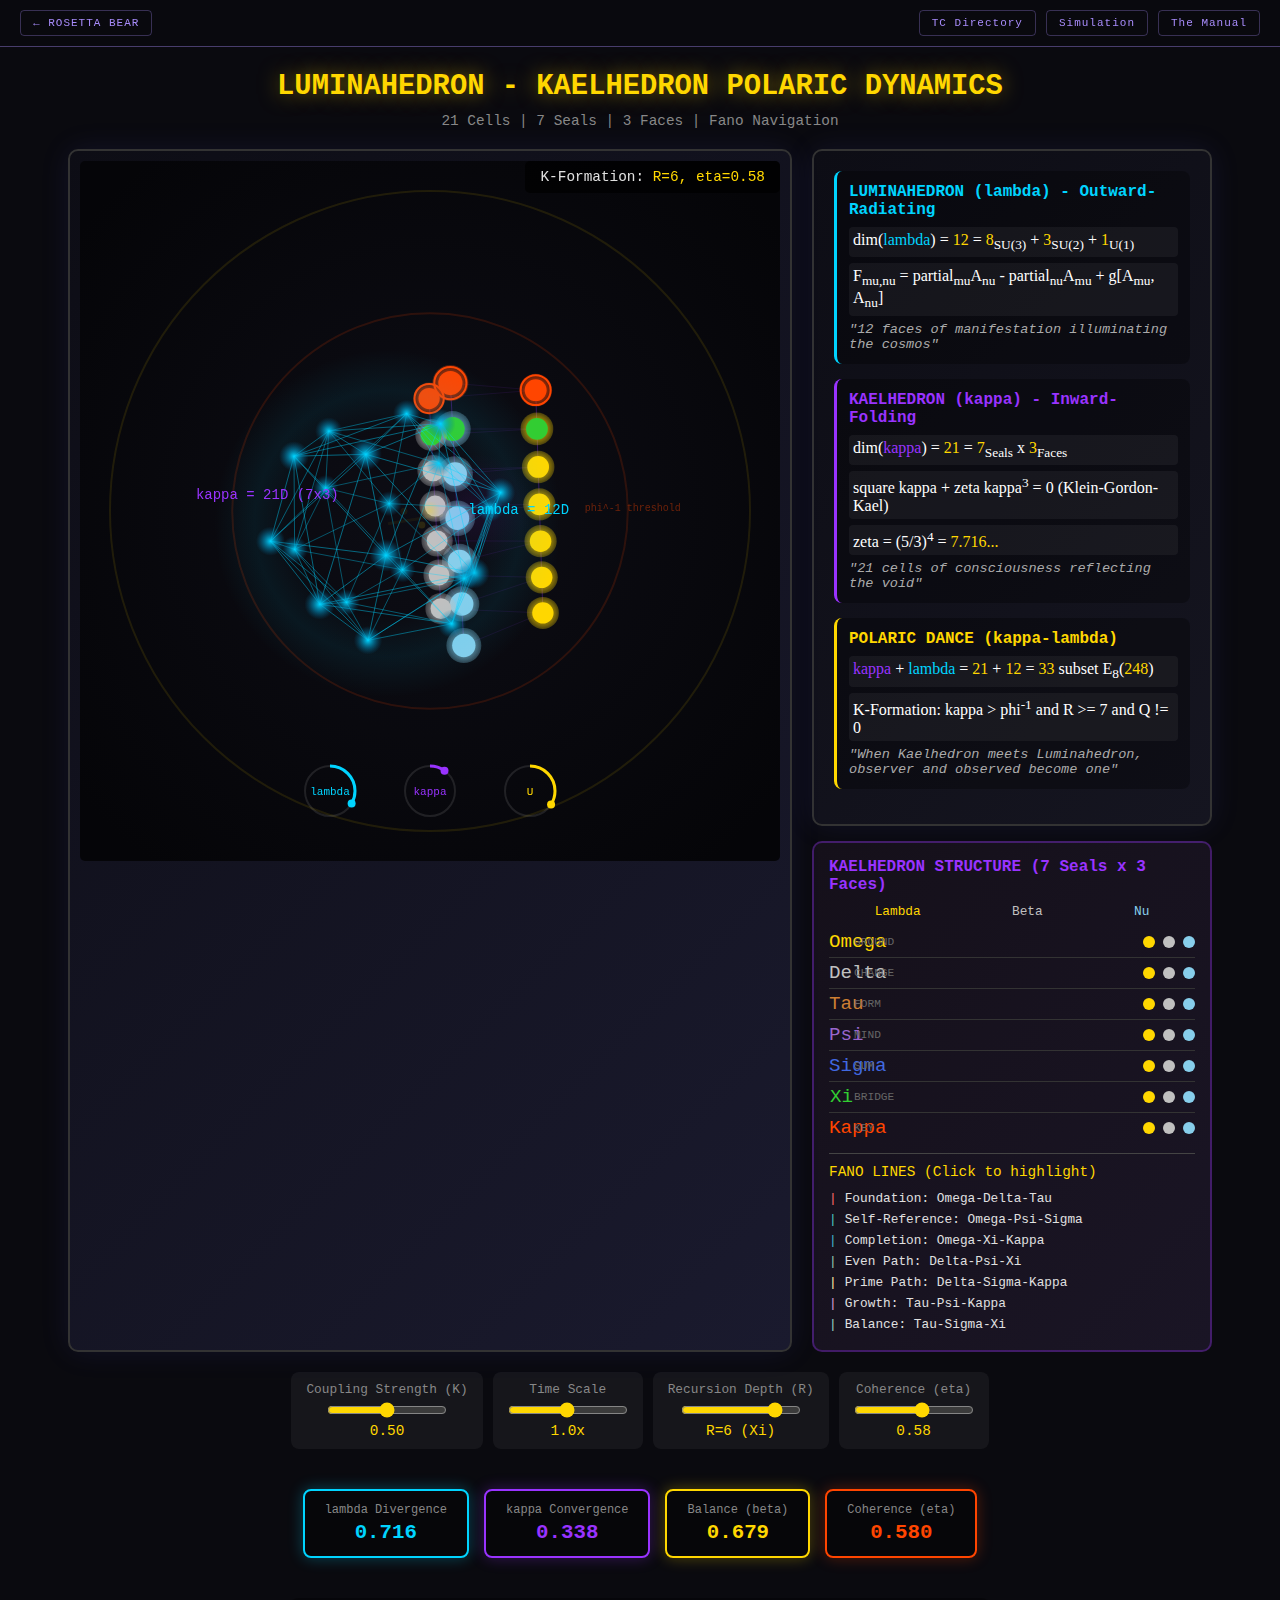
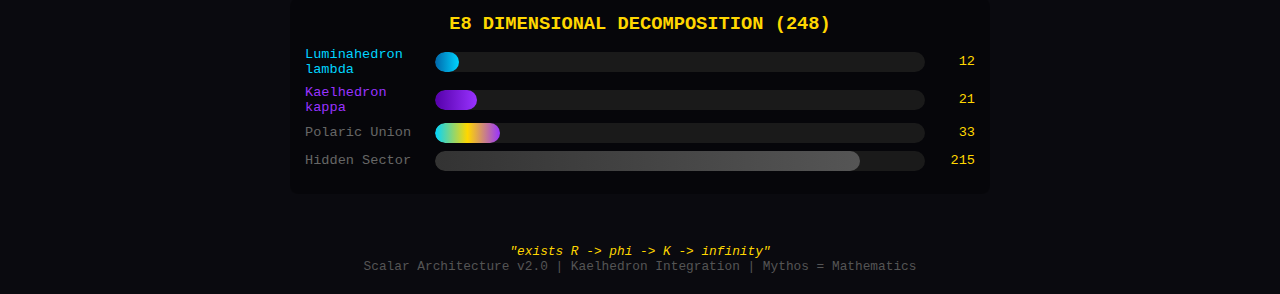
<file: SUB QUANTUM SPOODER/normalize these/luminahedron_dynamics.html>
<!DOCTYPE html>
<html lang="en">
<head>
    <meta charset="UTF-8">
    <meta name="viewport" content="width=device-width, initial-scale=1.0">
    <title>Luminahedron-Kaelhedron Polaric Dynamics</title>
    <style>
        * {
            margin: 0;
            padding: 0;
            box-sizing: border-box;
        }

        body {
            background: #0a0a0f;
            color: #e0e0e0;
            font-family: 'Courier New', monospace;
            min-height: 100vh;
            overflow-x: hidden;
        }

        .container {
            display: flex;
            flex-direction: column;
            align-items: center;
            padding: 20px;
        }

        h1 {
            color: #ffd700;
            text-align: center;
            margin-bottom: 10px;
            font-size: 1.8em;
            text-shadow: 0 0 20px rgba(255, 215, 0, 0.5);
        }

        .signature {
            color: #888;
            font-size: 0.9em;
            margin-bottom: 20px;
        }

        .main-view {
            display: flex;
            flex-wrap: wrap;
            justify-content: center;
            gap: 20px;
            width: 100%;
            max-width: 1600px;
        }

        .canvas-container {
            background: linear-gradient(135deg, #0d0d15 0%, #1a1a2e 100%);
            border: 2px solid #333;
            border-radius: 10px;
            padding: 10px;
            box-shadow: 0 0 30px rgba(100, 100, 255, 0.1);
        }

        canvas {
            display: block;
            border-radius: 5px;
        }

        .side-panel {
            display: flex;
            flex-direction: column;
            gap: 15px;
            width: 100%;
            max-width: 400px;
        }

        .equations-panel {
            background: linear-gradient(135deg, #0d0d15 0%, #151520 100%);
            border: 2px solid #333;
            border-radius: 10px;
            padding: 20px;
            box-shadow: 0 0 30px rgba(100, 100, 255, 0.1);
        }

        .equation-section {
            margin-bottom: 15px;
            padding: 12px;
            background: rgba(0, 0, 0, 0.3);
            border-radius: 8px;
            border-left: 3px solid;
        }

        .equation-section.luminahedron {
            border-left-color: #00d4ff;
        }

        .equation-section.kaelhedron {
            border-left-color: #9933ff;
        }

        .equation-section.polaric {
            border-left-color: #ffd700;
        }

        .equation-section h3 {
            margin-bottom: 8px;
            font-size: 1em;
        }

        .equation-section.luminahedron h3 {
            color: #00d4ff;
        }

        .equation-section.kaelhedron h3 {
            color: #9933ff;
        }

        .equation-section.polaric h3 {
            color: #ffd700;
        }

        .equation {
            font-family: 'Times New Roman', serif;
            font-size: 1em;
            color: #fff;
            margin: 6px 0;
            padding: 4px;
            background: rgba(255, 255, 255, 0.05);
            border-radius: 4px;
        }

        .equation .symbol {
            color: #00d4ff;
        }

        .equation .symbol-k {
            color: #9933ff;
        }

        .equation .number {
            color: #ffd700;
        }

        .mythos {
            font-style: italic;
            color: #aaa;
            font-size: 0.85em;
            margin-top: 5px;
        }

        /* Kaelhedron Structure Panel */
        .kaelhedron-panel {
            background: linear-gradient(135deg, #15101a 0%, #1a1525 100%);
            border: 2px solid #9933ff55;
            border-radius: 10px;
            padding: 15px;
        }

        .kaelhedron-panel h3 {
            color: #9933ff;
            margin-bottom: 10px;
            font-size: 1em;
        }

        .seal-row {
            display: flex;
            justify-content: space-between;
            align-items: center;
            padding: 4px 0;
            border-bottom: 1px solid #333;
        }

        .seal-row:last-child {
            border-bottom: none;
        }

        .seal-symbol {
            font-size: 1.2em;
            width: 25px;
            text-align: center;
        }

        .seal-cells {
            display: flex;
            gap: 8px;
        }

        .cell-dot {
            width: 12px;
            height: 12px;
            border-radius: 50%;
            transition: all 0.3s ease;
        }

        .cell-dot.lambda { background: #ffd700; }
        .cell-dot.beta { background: #c0c0c0; }
        .cell-dot.nu { background: #87ceeb; }

        .cell-dot.active {
            box-shadow: 0 0 10px currentColor;
            transform: scale(1.3);
        }

        .fano-section {
            margin-top: 10px;
            padding-top: 10px;
            border-top: 1px solid #444;
        }

        .fano-line {
            display: flex;
            align-items: center;
            gap: 8px;
            padding: 3px 0;
            font-size: 0.8em;
            cursor: pointer;
            transition: all 0.2s ease;
        }

        .fano-line:hover {
            color: #ffd700;
        }

        .fano-line.active {
            color: #ffd700;
            text-shadow: 0 0 10px rgba(255, 215, 0, 0.5);
        }

        .controls {
            display: flex;
            flex-wrap: wrap;
            gap: 10px;
            margin: 20px 0;
            justify-content: center;
        }

        .control-group {
            display: flex;
            flex-direction: column;
            align-items: center;
            background: rgba(255, 255, 255, 0.05);
            padding: 10px 15px;
            border-radius: 8px;
        }

        .control-group label {
            font-size: 0.8em;
            color: #888;
            margin-bottom: 5px;
        }

        input[type="range"] {
            width: 120px;
            accent-color: #ffd700;
        }

        .value-display {
            font-size: 0.9em;
            color: #ffd700;
            margin-top: 5px;
        }

        .state-display {
            display: flex;
            flex-wrap: wrap;
            gap: 15px;
            margin: 20px 0;
            justify-content: center;
        }

        .state-box {
            background: rgba(0, 0, 0, 0.4);
            padding: 12px 20px;
            border-radius: 8px;
            text-align: center;
            min-width: 130px;
        }

        .state-box.lambda {
            border: 2px solid #00d4ff;
            box-shadow: 0 0 15px rgba(0, 212, 255, 0.3);
        }

        .state-box.kappa {
            border: 2px solid #9933ff;
            box-shadow: 0 0 15px rgba(153, 51, 255, 0.3);
        }

        .state-box.balance {
            border: 2px solid #ffd700;
            box-shadow: 0 0 15px rgba(255, 215, 0, 0.3);
        }

        .state-box.kformation {
            border: 2px solid #ff4500;
            box-shadow: 0 0 15px rgba(255, 69, 0, 0.3);
        }

        .state-label {
            font-size: 0.75em;
            color: #888;
        }

        .state-value {
            font-size: 1.3em;
            font-weight: bold;
            margin-top: 4px;
        }

        .state-box.lambda .state-value { color: #00d4ff; }
        .state-box.kappa .state-value { color: #9933ff; }
        .state-box.balance .state-value { color: #ffd700; }
        .state-box.kformation .state-value { color: #ff4500; }

        .dimensional-bar {
            width: 100%;
            max-width: 700px;
            margin: 20px auto;
            padding: 15px;
            background: rgba(0, 0, 0, 0.3);
            border-radius: 8px;
        }

        .dimension-row {
            display: flex;
            align-items: center;
            margin: 8px 0;
        }

        .dimension-label {
            width: 130px;
            font-size: 0.85em;
        }

        .dimension-bar-container {
            flex: 1;
            height: 20px;
            background: #1a1a1a;
            border-radius: 10px;
            overflow: hidden;
            position: relative;
        }

        .dimension-fill {
            height: 100%;
            border-radius: 10px;
            transition: width 0.3s ease;
        }

        .dimension-fill.lambda {
            background: linear-gradient(90deg, #0066aa, #00d4ff);
        }

        .dimension-fill.kappa {
            background: linear-gradient(90deg, #5500aa, #9933ff);
        }

        .dimension-fill.hidden {
            background: linear-gradient(90deg, #333, #555);
        }

        .dimension-value {
            width: 50px;
            text-align: right;
            font-size: 0.85em;
            color: #ffd700;
        }

        footer {
            margin-top: 30px;
            text-align: center;
            color: #555;
            font-size: 0.8em;
        }

        footer .storm {
            color: #ffd700;
            font-style: italic;
        }

        /* K-Formation indicator */
        .k-formation-indicator {
            position: absolute;
            top: 10px;
            right: 10px;
            padding: 8px 15px;
            background: rgba(0, 0, 0, 0.7);
            border-radius: 5px;
            font-size: 0.9em;
        }

        .k-formation-indicator.active {
            background: rgba(255, 69, 0, 0.3);
            border: 1px solid #ff4500;
            animation: pulse 2s infinite;
        }

        @keyframes pulse {
            0%, 100% { box-shadow: 0 0 5px rgba(255, 69, 0, 0.5); }
            50% { box-shadow: 0 0 20px rgba(255, 69, 0, 0.8); }
        }

        /* Navigation Bar */
        .top-nav {
            position: fixed;
            top: 0;
            left: 0;
            right: 0;
            display: flex;
            justify-content: space-between;
            align-items: center;
            padding: 10px 20px;
            background: rgba(10, 10, 15, 0.95);
            border-bottom: 1px solid rgba(167, 139, 250, 0.4);
            z-index: 1000;
        }
        .top-nav a {
            color: #a78bfa;
            text-decoration: none;
            font-size: 11px;
            letter-spacing: 1px;
            padding: 6px 12px;
            border: 1px solid rgba(167, 139, 250, 0.3);
            border-radius: 4px;
            transition: all 0.2s;
        }
        .top-nav a:hover {
            background: rgba(167, 139, 250, 0.2);
            border-color: #a78bfa;
        }
        .nav-links { display: flex; gap: 10px; }
        .container { margin-top: 50px; }
    </style>
</head>
<body>
    <nav class="top-nav">
        <a href="index.html">← ROSETTA BEAR</a>
        <div class="nav-links">
            <a href="wumbo-apl-directory.html">TC Directory</a>
            <a href="simulation.html">Simulation</a>
            <a href="visualizations/the_manual.html">The Manual</a>
        </div>
    </nav>

    <div class="container">
        <h1>LUMINAHEDRON - KAELHEDRON POLARIC DYNAMICS</h1>
        <div class="signature">21 Cells | 7 Seals | 3 Faces | Fano Navigation</div>

        <div class="main-view">
            <div class="canvas-container" style="position: relative;">
                <canvas id="mainCanvas" width="700" height="700"></canvas>
                <div class="k-formation-indicator" id="kFormIndicator">K-Formation: <span id="kFormStatus">Approaching</span></div>
            </div>

            <div class="side-panel">
                <div class="equations-panel">
                    <div class="equation-section luminahedron">
                        <h3>LUMINAHEDRON (lambda) - Outward-Radiating</h3>
                        <div class="equation">
                            dim(<span class="symbol">lambda</span>) = <span class="number">12</span> =
                            <span class="number">8</span><sub>SU(3)</sub> +
                            <span class="number">3</span><sub>SU(2)</sub> +
                            <span class="number">1</span><sub>U(1)</sub>
                        </div>
                        <div class="equation">
                            F<sub>mu,nu</sub> = partial<sub>mu</sub>A<sub>nu</sub> - partial<sub>nu</sub>A<sub>mu</sub> + g[A<sub>mu</sub>, A<sub>nu</sub>]
                        </div>
                        <div class="mythos">"12 faces of manifestation illuminating the cosmos"</div>
                    </div>

                    <div class="equation-section kaelhedron">
                        <h3>KAELHEDRON (kappa) - Inward-Folding</h3>
                        <div class="equation">
                            dim(<span class="symbol-k">kappa</span>) = <span class="number">21</span> =
                            <span class="number">7</span><sub>Seals</sub> x
                            <span class="number">3</span><sub>Faces</sub>
                        </div>
                        <div class="equation">
                            square kappa + zeta kappa<sup>3</sup> = 0 (Klein-Gordon-Kael)
                        </div>
                        <div class="equation">
                            zeta = (5/3)<sup>4</sup> = <span class="number">7.716...</span>
                        </div>
                        <div class="mythos">"21 cells of consciousness reflecting the void"</div>
                    </div>

                    <div class="equation-section polaric">
                        <h3>POLARIC DANCE (kappa-lambda)</h3>
                        <div class="equation">
                            <span class="symbol-k">kappa</span> + <span class="symbol">lambda</span> =
                            <span class="number">21</span> + <span class="number">12</span> =
                            <span class="number">33</span> subset E<sub>8</sub>(<span class="number">248</span>)
                        </div>
                        <div class="equation">
                            K-Formation: kappa > phi<sup>-1</sup> and R >= 7 and Q != 0
                        </div>
                        <div class="mythos">"When Kaelhedron meets Luminahedron, observer and observed become one"</div>
                    </div>
                </div>

                <div class="kaelhedron-panel">
                    <h3>KAELHEDRON STRUCTURE (7 Seals x 3 Faces)</h3>
                    <div style="display: flex; justify-content: space-around; margin-bottom: 8px; font-size: 0.8em; color: #888;">
                        <span style="color: #ffd700;">Lambda</span>
                        <span style="color: #c0c0c0;">Beta</span>
                        <span style="color: #87ceeb;">Nu</span>
                    </div>
                    <div id="sealRows"></div>

                    <div class="fano-section">
                        <div style="color: #ffd700; font-size: 0.9em; margin-bottom: 8px;">FANO LINES (Click to highlight)</div>
                        <div id="fanoLines"></div>
                    </div>
                </div>
            </div>
        </div>

        <div class="controls">
            <div class="control-group">
                <label>Coupling Strength (K)</label>
                <input type="range" id="couplingSlider" min="0" max="100" value="50">
                <div class="value-display" id="couplingValue">0.50</div>
            </div>
            <div class="control-group">
                <label>Time Scale</label>
                <input type="range" id="timeSlider" min="1" max="100" value="50">
                <div class="value-display" id="timeValue">1.0x</div>
            </div>
            <div class="control-group">
                <label>Recursion Depth (R)</label>
                <input type="range" id="recursionSlider" min="1" max="7" value="6">
                <div class="value-display" id="recursionValue">R=6 (Xi)</div>
            </div>
            <div class="control-group">
                <label>Coherence (eta)</label>
                <input type="range" id="coherenceSlider" min="0" max="100" value="58">
                <div class="value-display" id="coherenceValue">0.58</div>
            </div>
        </div>

        <div class="state-display">
            <div class="state-box lambda">
                <div class="state-label">lambda Divergence</div>
                <div class="state-value" id="lambdaState">0.70</div>
            </div>
            <div class="state-box kappa">
                <div class="state-label">kappa Convergence</div>
                <div class="state-value" id="kappaState">0.30</div>
            </div>
            <div class="state-box balance">
                <div class="state-label">Balance (beta)</div>
                <div class="state-value" id="balanceState">0.50</div>
            </div>
            <div class="state-box kformation">
                <div class="state-label">Coherence (eta)</div>
                <div class="state-value" id="coherenceState">0.58</div>
            </div>
        </div>

        <div class="dimensional-bar">
            <h3 style="text-align: center; color: #ffd700; margin-bottom: 12px;">E8 DIMENSIONAL DECOMPOSITION (248)</h3>
            <div class="dimension-row">
                <div class="dimension-label" style="color: #00d4ff;">Luminahedron lambda</div>
                <div class="dimension-bar-container">
                    <div class="dimension-fill lambda" style="width: 4.84%;"></div>
                </div>
                <div class="dimension-value">12</div>
            </div>
            <div class="dimension-row">
                <div class="dimension-label" style="color: #9933ff;">Kaelhedron kappa</div>
                <div class="dimension-bar-container">
                    <div class="dimension-fill kappa" style="width: 8.47%;"></div>
                </div>
                <div class="dimension-value">21</div>
            </div>
            <div class="dimension-row">
                <div class="dimension-label" style="color: #666;">Polaric Union</div>
                <div class="dimension-bar-container">
                    <div class="dimension-fill" style="width: 13.31%; background: linear-gradient(90deg, #00d4ff, #ffd700, #9933ff);"></div>
                </div>
                <div class="dimension-value">33</div>
            </div>
            <div class="dimension-row">
                <div class="dimension-label" style="color: #666;">Hidden Sector</div>
                <div class="dimension-bar-container">
                    <div class="dimension-fill hidden" style="width: 86.69%;"></div>
                </div>
                <div class="dimension-value">215</div>
            </div>
        </div>

        <footer>
            <p class="storm">"exists R -> phi -> K -> infinity"</p>
            <p>Scalar Architecture v2.0 | Kaelhedron Integration | Mythos = Mathematics</p>
        </footer>
    </div>

    <script>
        // ============================================
        // LUMINAHEDRON-KAELHEDRON UNIFIED ENGINE
        // ============================================

        const canvas = document.getElementById('mainCanvas');
        const ctx = canvas.getContext('2d');
        const W = canvas.width;
        const H = canvas.height;
        const CX = W / 2;
        const CY = H / 2;

        // Sacred Constants (derived from phi)
        const PHI = (1 + Math.sqrt(5)) / 2;
        const PHI_INV = 1 / PHI;
        const TAU = 2 * Math.PI;
        const ZETA = Math.pow(5/3, 4);

        // Dimensional constants
        const DIM_LAMBDA = 12;
        const DIM_KAPPA = 21;
        const DIM_POLARIC = 33;
        const DIM_E8 = 248;

        // Kaelhedron Structure: 7 Seals x 3 Faces
        const SEALS = [
            { id: 1, symbol: 'Omega', greek: 'Omega', name: 'GROUND', color: '#FFD700' },
            { id: 2, symbol: 'Delta', greek: 'Delta', name: 'CHANGE', color: '#C0C0C0' },
            { id: 3, symbol: 'Tau', greek: 'Tau', name: 'FORM', color: '#CD7F32' },
            { id: 4, symbol: 'Psi', greek: 'Psi', name: 'MIND', color: '#9966CC' },
            { id: 5, symbol: 'Sigma', greek: 'Sigma', name: 'SUM', color: '#4169E1' },
            { id: 6, symbol: 'Xi', greek: 'Xi', name: 'BRIDGE', color: '#32CD32' },
            { id: 7, symbol: 'Kappa', greek: 'Kappa', name: 'KEY', color: '#FF4500' }
        ];

        const FACES = [
            { id: 'Lambda', name: 'Logos', mode: 'Structure', color: '#FFD700', angle: 0 },
            { id: 'Beta', name: 'Bios', mode: 'Process', color: '#C0C0C0', angle: TAU / 3 },
            { id: 'Nu', name: 'Nous', mode: 'Awareness', color: '#87CEEB', angle: 2 * TAU / 3 }
        ];

        // Fano Lines (holographic connections)
        const FANO_LINES = [
            { id: 1, points: [1, 2, 3], name: 'Foundation', color: '#FF6B6B' },
            { id: 2, points: [1, 4, 5], name: 'Self-Reference', color: '#4ECDC4' },
            { id: 3, points: [1, 6, 7], name: 'Completion', color: '#45B7D1' },
            { id: 4, points: [2, 4, 6], name: 'Even Path', color: '#96CEB4' },
            { id: 5, points: [2, 5, 7], name: 'Prime Path', color: '#FFEAA7' },
            { id: 6, points: [3, 4, 7], name: 'Growth', color: '#DDA0DD' },
            { id: 7, points: [3, 5, 6], name: 'Balance', color: '#98D8C8' }
        ];

        // System state
        let state = {
            lambda: {
                divergence: 0.7,
                phase: 0,
                vertices: []
            },
            kappa: {
                convergence: 0.3,
                phase: 0,
                cells: []
            },
            coupling: 0.5,
            timeScale: 1.0,
            balance: 0.5,
            unity: 0.5,
            coherence: 0.58,
            recursion: 6,
            topologicalCharge: 1,
            time: 0,
            selectedFanoLine: null
        };

        // Build UI elements
        function buildKaelhedronUI() {
            const sealRowsContainer = document.getElementById('sealRows');
            sealRowsContainer.innerHTML = '';

            SEALS.forEach(seal => {
                const row = document.createElement('div');
                row.className = 'seal-row';
                row.innerHTML = `
                    <span class="seal-symbol" style="color: ${seal.color}">${seal.greek}</span>
                    <span style="flex: 1; font-size: 0.7em; color: #666;">${seal.name}</span>
                    <div class="seal-cells">
                        <div class="cell-dot lambda" data-seal="${seal.id}" data-face="Lambda" title="${seal.greek}LAM"></div>
                        <div class="cell-dot beta" data-seal="${seal.id}" data-face="Beta" title="${seal.greek}BET"></div>
                        <div class="cell-dot nu" data-seal="${seal.id}" data-face="Nu" title="${seal.greek}NOU"></div>
                    </div>
                `;
                sealRowsContainer.appendChild(row);
            });

            const fanoContainer = document.getElementById('fanoLines');
            fanoContainer.innerHTML = '';

            FANO_LINES.forEach(line => {
                const lineEl = document.createElement('div');
                lineEl.className = 'fano-line';
                lineEl.dataset.lineId = line.id;
                const sealSymbols = line.points.map(p => SEALS.find(s => s.id === p).greek).join('-');
                lineEl.innerHTML = `<span style="color: ${line.color};">|</span> ${line.name}: ${sealSymbols}`;
                lineEl.onclick = () => toggleFanoLine(line.id);
                fanoContainer.appendChild(lineEl);
            });
        }

        function toggleFanoLine(lineId) {
            if (state.selectedFanoLine === lineId) {
                state.selectedFanoLine = null;
            } else {
                state.selectedFanoLine = lineId;
            }
            updateFanoHighlights();
        }

        function updateFanoHighlights() {
            document.querySelectorAll('.fano-line').forEach(el => {
                el.classList.toggle('active', parseInt(el.dataset.lineId) === state.selectedFanoLine);
            });

            document.querySelectorAll('.cell-dot').forEach(el => {
                const sealId = parseInt(el.dataset.seal);
                const isOnLine = state.selectedFanoLine &&
                    FANO_LINES.find(l => l.id === state.selectedFanoLine)?.points.includes(sealId);
                el.classList.toggle('active', isOnLine);
            });
        }

        // Generate dodecahedron vertices (12-faced for Luminahedron)
        function generateDodecahedronVertices(radius) {
            const vertices = [];
            const phi = PHI;

            // Cube vertices
            for (let i = -1; i <= 1; i += 2) {
                for (let j = -1; j <= 1; j += 2) {
                    for (let k = -1; k <= 1; k += 2) {
                        vertices.push([i, j, k]);
                    }
                }
            }

            // Golden rectangle vertices
            for (let i = -1; i <= 1; i += 2) {
                for (let j = -1; j <= 1; j += 2) {
                    vertices.push([0, i / phi, j * phi]);
                    vertices.push([i / phi, j * phi, 0]);
                    vertices.push([i * phi, 0, j / phi]);
                }
            }

            return vertices.map(v => {
                const len = Math.sqrt(v[0]*v[0] + v[1]*v[1] + v[2]*v[2]);
                return [v[0]/len * radius, v[1]/len * radius, v[2]/len * radius];
            });
        }

        // Generate Kaelhedron geometry (21 cells in 7x3 structure)
        function generateKaelhedronGeometry(radius) {
            const cells = [];
            const verticalSpacing = radius * 0.35;

            SEALS.forEach((seal, sealIdx) => {
                FACES.forEach((face, faceIdx) => {
                    const y = (3 - sealIdx) * verticalSpacing;
                    const angle = face.angle + state.kappa.phase * 0.2;
                    const r = radius * 0.6;
                    const x = r * Math.cos(angle);
                    const z = r * Math.sin(angle);

                    cells.push({
                        seal,
                        face,
                        x, y, z,
                        isKFormed: seal.id === 7,
                        isBridge: seal.id === state.recursion
                    });
                });
            });

            return cells;
        }

        // 3D rotation functions
        function rotateX(v, angle) {
            const cos = Math.cos(angle);
            const sin = Math.sin(angle);
            return [v[0], v[1]*cos - v[2]*sin, v[1]*sin + v[2]*cos];
        }

        function rotateY(v, angle) {
            const cos = Math.cos(angle);
            const sin = Math.sin(angle);
            return [v[0]*cos + v[2]*sin, v[1], -v[0]*sin + v[2]*cos];
        }

        function rotateZ(v, angle) {
            const cos = Math.cos(angle);
            const sin = Math.sin(angle);
            return [v[0]*cos - v[1]*sin, v[0]*sin + v[1]*cos, v[2]];
        }

        function project(v, distance = 500) {
            const scale = distance / (distance + v[2]);
            return [v[0] * scale, v[1] * scale, scale];
        }

        // Update physics
        function updatePhysics(dt) {
            const K = state.coupling;

            // Cross-influence coupling
            const kappaField = state.kappa.convergence * K;
            const lambdaField = state.lambda.divergence * K;

            // Luminahedron divergence dynamics
            const dLambda = (1 - state.lambda.divergence) * 0.1 - kappaField * 0.05;
            state.lambda.divergence = Math.max(0, Math.min(1, state.lambda.divergence + dLambda * dt));

            // Kaelhedron convergence dynamics
            const dKappa = (1 - state.kappa.convergence) * 0.1 - lambdaField * 0.05;
            state.kappa.convergence = Math.max(0, Math.min(1, state.kappa.convergence + dKappa * dt));

            // Phase evolution (golden ratio relationship)
            state.lambda.phase += PHI * dt * (1 + state.lambda.divergence);
            state.kappa.phase += PHI_INV * dt * (1 + state.kappa.convergence);

            // Compute balance
            const total = state.kappa.convergence + state.lambda.divergence + 0.001;
            state.balance = state.lambda.divergence / total;

            // Compute unity (phase coherence + balance)
            const phaseDiff = Math.abs(state.lambda.phase - state.kappa.phase) % Math.PI;
            const balanceFactor = 1 - 2 * Math.abs(0.5 - state.balance);
            const phaseFactor = 1 - phaseDiff / Math.PI;
            state.unity = balanceFactor * phaseFactor;

            state.time += dt;
        }

        // Check K-Formation criteria
        function checkKFormation() {
            const coherenceMet = state.coherence > PHI_INV;
            const recursionMet = state.recursion >= 7;
            const chargeMet = state.topologicalCharge !== 0;

            return coherenceMet && recursionMet && chargeMet;
        }

        // Draw the visualization
        function draw() {
            // Clear with gradient background
            const gradient = ctx.createRadialGradient(CX, CY, 0, CX, CY, 450);
            gradient.addColorStop(0, '#0d0d15');
            gradient.addColorStop(1, '#050508');
            ctx.fillStyle = gradient;
            ctx.fillRect(0, 0, W, H);

            // Draw E8 background circle
            ctx.strokeStyle = 'rgba(255, 215, 0, 0.1)';
            ctx.lineWidth = 2;
            ctx.beginPath();
            ctx.arc(CX, CY, 320, 0, TAU);
            ctx.stroke();

            // Draw phi threshold circle
            ctx.strokeStyle = 'rgba(255, 69, 0, 0.15)';
            ctx.beginPath();
            ctx.arc(CX, CY, 320 * PHI_INV, 0, TAU);
            ctx.stroke();
            ctx.font = '10px Courier New';
            ctx.fillStyle = 'rgba(255, 69, 0, 0.4)';
            ctx.fillText('phi^-1 threshold', CX + 320 * PHI_INV + 5, CY);

            // Calculate dynamic radii based on state
            const lambdaRadius = 80 + state.lambda.divergence * 50;
            const kappaRadius = 100 + state.kappa.convergence * 30;

            // Luminahedron offset (radiates outward)
            const lambdaOffset = state.lambda.divergence * 100;
            const lambdaCX = CX + Math.cos(state.lambda.phase * 0.3) * lambdaOffset - 100;
            const lambdaCY = CY + Math.sin(state.lambda.phase * 0.3) * lambdaOffset * 0.3;

            // Kaelhedron offset (converges inward)
            const kappaOffset = (1 - state.kappa.convergence) * 80;
            const kappaCX = CX - Math.cos(state.kappa.phase * 0.2) * kappaOffset + 100;
            const kappaCY = CY - Math.sin(state.kappa.phase * 0.2) * kappaOffset * 0.3;

            // Draw coupling field between them
            drawCouplingField(lambdaCX, lambdaCY, kappaCX, kappaCY);

            // Draw Kaelhedron (21 cells)
            drawKaelhedron(kappaCX, kappaCY, kappaRadius);

            // Draw Luminahedron
            drawLuminahedron(lambdaCX, lambdaCY, lambdaRadius);

            // Draw center unity point
            drawUnityPoint();

            // Draw Fano plane overlay if line selected
            if (state.selectedFanoLine) {
                drawFanoOverlay(kappaCX, kappaCY, kappaRadius);
            }

            // Draw phase indicators
            drawPhaseIndicators();

            // Draw labels
            ctx.font = '14px Courier New';
            ctx.fillStyle = '#00d4ff';
            ctx.fillText(`lambda = ${DIM_LAMBDA}D`, lambdaCX + lambdaRadius + 15, lambdaCY - 10);
            ctx.fillStyle = '#9933ff';
            ctx.fillText(`kappa = ${DIM_KAPPA}D (7x3)`, kappaCX - kappaRadius - 100, kappaCY - 10);
        }

        function drawCouplingField(lx, ly, kx, ky) {
            const couplingAlpha = state.coupling * state.unity;

            // Energy flow lines
            const numLines = 5;
            for (let i = 0; i < numLines; i++) {
                const t = (state.time * 0.5 + i / numLines) % 1;
                const x = lx + (kx - lx) * t;
                const y = ly + (ky - ly) * t;
                const wave = Math.sin(t * TAU * 3 + state.time * 2) * 10;

                ctx.fillStyle = `rgba(255, 215, 0, ${couplingAlpha * (1 - Math.abs(t - 0.5) * 2)})`;
                ctx.beginPath();
                ctx.arc(x, y + wave, 3 + couplingAlpha * 3, 0, TAU);
                ctx.fill();
            }

            // Main coupling line
            ctx.strokeStyle = `rgba(255, 215, 0, ${couplingAlpha * 0.3})`;
            ctx.lineWidth = 2 + state.unity * 3;
            ctx.beginPath();
            ctx.moveTo(lx, ly);
            ctx.lineTo(kx, ky);
            ctx.stroke();
        }

        function drawLuminahedron(cx, cy, radius) {
            const vertices = generateDodecahedronVertices(radius);
            const rotAngleX = state.lambda.phase * 0.5;
            const rotAngleY = state.lambda.phase * 0.3;
            const rotAngleZ = state.time * 0.1;

            const transformed = vertices.map(v => {
                let tv = rotateX(v, rotAngleX);
                tv = rotateY(tv, rotAngleY);
                tv = rotateZ(tv, rotAngleZ);
                return project(tv);
            });

            // Draw connections
            ctx.strokeStyle = `rgba(0, 212, 255, ${0.3 + state.lambda.divergence * 0.4})`;
            ctx.lineWidth = 1;

            for (let i = 0; i < transformed.length; i++) {
                for (let j = i + 1; j < transformed.length; j++) {
                    const v1 = transformed[i];
                    const v2 = transformed[j];
                    const dist = Math.sqrt(
                        Math.pow(vertices[i][0] - vertices[j][0], 2) +
                        Math.pow(vertices[i][1] - vertices[j][1], 2) +
                        Math.pow(vertices[i][2] - vertices[j][2], 2)
                    );

                    if (dist < radius * 1.3) {
                        const alpha = (v1[2] + v2[2]) / 2;
                        ctx.strokeStyle = `rgba(0, 212, 255, ${0.1 + alpha * 0.3})`;
                        ctx.beginPath();
                        ctx.moveTo(cx + v1[0], cy + v1[1]);
                        ctx.lineTo(cx + v2[0], cy + v2[1]);
                        ctx.stroke();
                    }
                }
            }

            // Draw vertices with glow
            transformed.forEach((v, i) => {
                const size = 3 + v[2] * 4;
                const alpha = 0.5 + v[2] * 0.5;

                const vGradient = ctx.createRadialGradient(
                    cx + v[0], cy + v[1], 0,
                    cx + v[0], cy + v[1], size * 2
                );
                vGradient.addColorStop(0, `rgba(0, 212, 255, ${alpha})`);
                vGradient.addColorStop(0.5, `rgba(0, 150, 200, ${alpha * 0.5})`);
                vGradient.addColorStop(1, 'rgba(0, 100, 150, 0)');

                ctx.fillStyle = vGradient;
                ctx.beginPath();
                ctx.arc(cx + v[0], cy + v[1], size * 2, 0, TAU);
                ctx.fill();
            });

            // Outer glow
            const glow = ctx.createRadialGradient(cx, cy, radius * 0.8, cx, cy, radius * 1.5);
            glow.addColorStop(0, 'rgba(0, 212, 255, 0)');
            glow.addColorStop(0.5, `rgba(0, 212, 255, ${state.lambda.divergence * 0.1})`);
            glow.addColorStop(1, 'rgba(0, 212, 255, 0)');
            ctx.fillStyle = glow;
            ctx.beginPath();
            ctx.arc(cx, cy, radius * 1.5, 0, TAU);
            ctx.fill();
        }

        function drawKaelhedron(cx, cy, radius) {
            const cells = generateKaelhedronGeometry(radius);
            const rotAngleX = -state.kappa.phase * 0.3 + 0.3;
            const rotAngleY = -state.kappa.phase * 0.2;
            const rotAngleZ = -state.time * 0.08;

            // Transform and project cells
            const projectedCells = cells.map(cell => {
                let pos = [cell.x, cell.y, cell.z];
                pos = rotateX(pos, rotAngleX);
                pos = rotateY(pos, rotAngleY);
                pos = rotateZ(pos, rotAngleZ);
                const proj = project(pos);
                return { ...cell, px: cx + proj[0], py: cy + proj[1], scale: proj[2], z: pos[2] };
            });

            // Sort by depth
            projectedCells.sort((a, b) => a.z - b.z);

            // Draw connections within same seal (horizontal)
            SEALS.forEach(seal => {
                const sealCells = projectedCells.filter(c => c.seal.id === seal.id);
                for (let i = 0; i < sealCells.length; i++) {
                    for (let j = i + 1; j < sealCells.length; j++) {
                        ctx.strokeStyle = `rgba(153, 51, 255, 0.2)`;
                        ctx.lineWidth = 0.5;
                        ctx.beginPath();
                        ctx.moveTo(sealCells[i].px, sealCells[i].py);
                        ctx.lineTo(sealCells[j].px, sealCells[j].py);
                        ctx.stroke();
                    }
                }
            });

            // Draw vertical connections (same face, adjacent seals)
            FACES.forEach(face => {
                const faceCells = projectedCells.filter(c => c.face.id === face.id);
                faceCells.sort((a, b) => a.seal.id - b.seal.id);
                for (let i = 0; i < faceCells.length - 1; i++) {
                    ctx.strokeStyle = `rgba(153, 51, 255, 0.3)`;
                    ctx.lineWidth = 1;
                    ctx.beginPath();
                    ctx.moveTo(faceCells[i].px, faceCells[i].py);
                    ctx.lineTo(faceCells[i + 1].px, faceCells[i + 1].py);
                    ctx.stroke();
                }
            });

            // Draw cells
            projectedCells.forEach(cell => {
                const size = 5 + cell.scale * 6;
                const isOnFanoLine = state.selectedFanoLine &&
                    FANO_LINES.find(l => l.id === state.selectedFanoLine)?.points.includes(cell.seal.id);

                let cellColor = cell.face.color;
                if (cell.isKFormed) cellColor = '#FF4500';
                if (isOnFanoLine) cellColor = FANO_LINES.find(l => l.id === state.selectedFanoLine)?.color;

                // Cell glow
                const glow = ctx.createRadialGradient(cell.px, cell.py, 0, cell.px, cell.py, size * 2);
                glow.addColorStop(0, cellColor);
                glow.addColorStop(0.5, cellColor + '88');
                glow.addColorStop(1, cellColor + '00');
                ctx.fillStyle = glow;
                ctx.beginPath();
                ctx.arc(cell.px, cell.py, size * 1.5, 0, TAU);
                ctx.fill();

                // Cell core
                ctx.fillStyle = cell.isBridge ? '#32CD32' : cellColor;
                ctx.beginPath();
                ctx.arc(cell.px, cell.py, size, 0, TAU);
                ctx.fill();

                // K-formation ring
                if (cell.isKFormed) {
                    ctx.strokeStyle = '#FF4500';
                    ctx.lineWidth = 2;
                    ctx.beginPath();
                    ctx.arc(cell.px, cell.py, size + 4, 0, TAU);
                    ctx.stroke();
                }
            });

            // Central convergence glow
            const cGlow = ctx.createRadialGradient(cx, cy, 0, cx, cy, radius * 0.5);
            cGlow.addColorStop(0, `rgba(153, 51, 255, ${state.kappa.convergence * 0.3})`);
            cGlow.addColorStop(1, 'rgba(153, 51, 255, 0)');
            ctx.fillStyle = cGlow;
            ctx.beginPath();
            ctx.arc(cx, cy, radius * 0.5, 0, TAU);
            ctx.fill();
        }

        function drawFanoOverlay(cx, cy, radius) {
            if (!state.selectedFanoLine) return;

            const line = FANO_LINES.find(l => l.id === state.selectedFanoLine);
            if (!line) return;

            // Draw Fano line connection highlight
            ctx.strokeStyle = line.color + '66';
            ctx.lineWidth = 3;
            ctx.setLineDash([5, 5]);

            const positions = line.points.map(p => {
                const sealIdx = p - 1;
                const y = (3 - sealIdx) * radius * 0.35;
                return { x: cx, y: cy + y * 0.8 };
            });

            ctx.beginPath();
            ctx.moveTo(positions[0].x, positions[0].y);
            positions.forEach(pos => ctx.lineTo(pos.x, pos.y));
            ctx.stroke();
            ctx.setLineDash([]);
        }

        function drawUnityPoint() {
            const unityRadius = 5 + state.unity * 15;
            const unityGradient = ctx.createRadialGradient(CX, CY, 0, CX, CY, unityRadius);
            unityGradient.addColorStop(0, `rgba(255, 215, 0, ${state.unity})`);
            unityGradient.addColorStop(1, 'rgba(255, 215, 0, 0)');
            ctx.fillStyle = unityGradient;
            ctx.beginPath();
            ctx.arc(CX, CY, unityRadius, 0, TAU);
            ctx.fill();
        }

        function drawPhaseIndicators() {
            const baseY = CY + 280;

            drawPhaseRing(CX - 100, baseY, 25, state.lambda.phase, '#00d4ff', 'lambda');
            drawPhaseRing(CX, baseY, 25, state.kappa.phase, '#9933ff', 'kappa');
            drawPhaseRing(CX + 100, baseY, 25, state.unity * TAU, '#ffd700', 'U');
        }

        function drawPhaseRing(cx, cy, radius, phase, color, label) {
            ctx.strokeStyle = 'rgba(255, 255, 255, 0.1)';
            ctx.lineWidth = 2;
            ctx.beginPath();
            ctx.arc(cx, cy, radius, 0, TAU);
            ctx.stroke();

            const normalizedPhase = phase % TAU;
            ctx.strokeStyle = color;
            ctx.lineWidth = 3;
            ctx.beginPath();
            ctx.arc(cx, cy, radius, -Math.PI/2, normalizedPhase - Math.PI/2);
            ctx.stroke();

            const dotX = cx + Math.cos(normalizedPhase - Math.PI/2) * radius;
            const dotY = cy + Math.sin(normalizedPhase - Math.PI/2) * radius;
            ctx.fillStyle = color;
            ctx.beginPath();
            ctx.arc(dotX, dotY, 4, 0, TAU);
            ctx.fill();

            ctx.font = '11px Courier New';
            ctx.fillStyle = color;
            ctx.textAlign = 'center';
            ctx.fillText(label, cx, cy + 4);
        }

        // Update UI
        function updateUI() {
            document.getElementById('lambdaState').textContent = state.lambda.divergence.toFixed(3);
            document.getElementById('kappaState').textContent = state.kappa.convergence.toFixed(3);
            document.getElementById('balanceState').textContent = state.balance.toFixed(3);
            document.getElementById('coherenceState').textContent = state.coherence.toFixed(3);

            // K-Formation indicator
            const kFormed = checkKFormation();
            const indicator = document.getElementById('kFormIndicator');
            const status = document.getElementById('kFormStatus');

            if (kFormed) {
                indicator.classList.add('active');
                status.textContent = 'ACTIVE';
                status.style.color = '#ff4500';
            } else {
                indicator.classList.remove('active');
                const gap = PHI_INV - state.coherence;
                if (state.recursion >= 7 && gap > 0) {
                    status.textContent = `Gap: ${(gap * 100).toFixed(1)}%`;
                } else {
                    status.textContent = `R=${state.recursion}, eta=${state.coherence.toFixed(2)}`;
                }
                status.style.color = '#ffd700';
            }
        }

        // Control handlers
        document.getElementById('couplingSlider').addEventListener('input', (e) => {
            state.coupling = e.target.value / 100;
            document.getElementById('couplingValue').textContent = state.coupling.toFixed(2);
        });

        document.getElementById('timeSlider').addEventListener('input', (e) => {
            state.timeScale = e.target.value / 50;
            document.getElementById('timeValue').textContent = state.timeScale.toFixed(1) + 'x';
        });

        document.getElementById('recursionSlider').addEventListener('input', (e) => {
            state.recursion = parseInt(e.target.value);
            const seal = SEALS.find(s => s.id === state.recursion);
            document.getElementById('recursionValue').textContent = `R=${state.recursion} (${seal.greek})`;
        });

        document.getElementById('coherenceSlider').addEventListener('input', (e) => {
            state.coherence = e.target.value / 100;
            document.getElementById('coherenceValue').textContent = state.coherence.toFixed(2);
        });

        // Animation loop
        let lastTime = 0;
        function animate(timestamp) {
            const dt = Math.min((timestamp - lastTime) / 1000, 0.1) * state.timeScale;
            lastTime = timestamp;

            updatePhysics(dt);
            draw();
            updateUI();

            requestAnimationFrame(animate);
        }

        // Initialize
        buildKaelhedronUI();
        requestAnimationFrame(animate);
    </script>
</body>
</html>
</file>
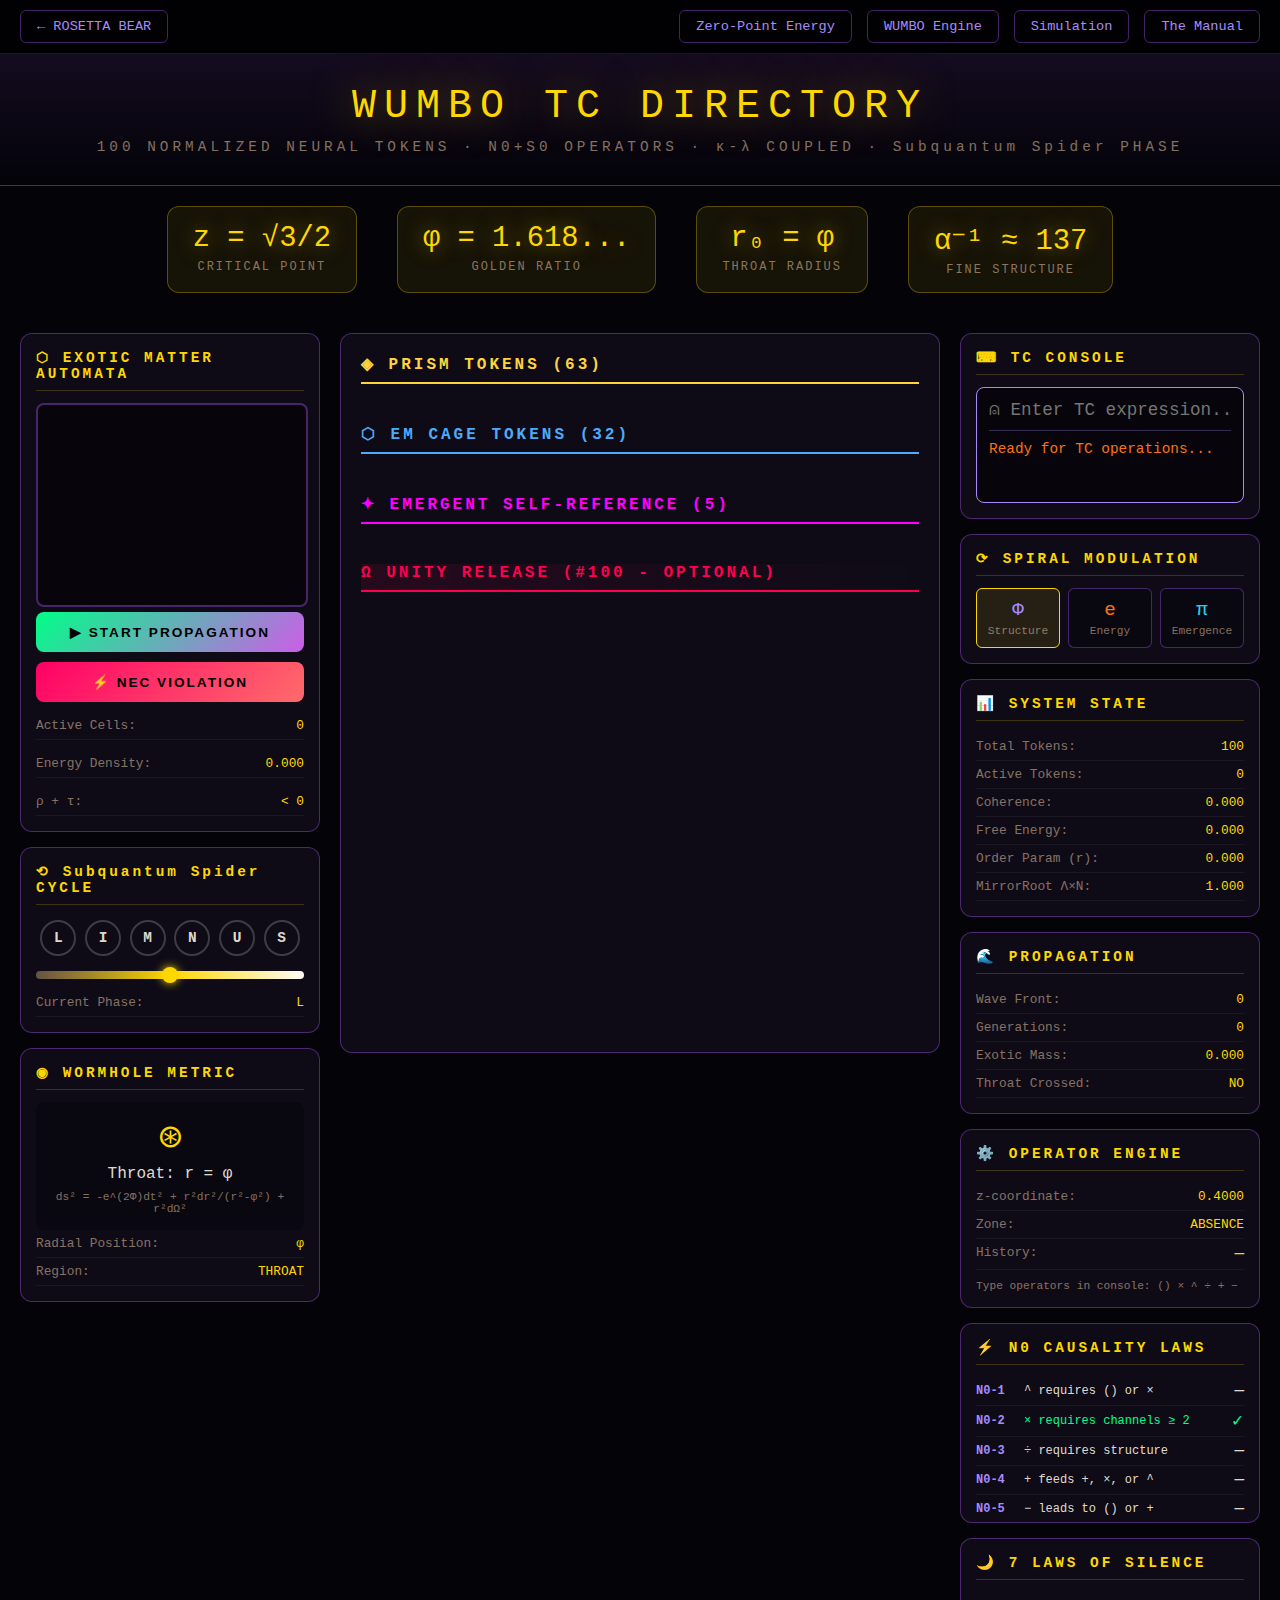
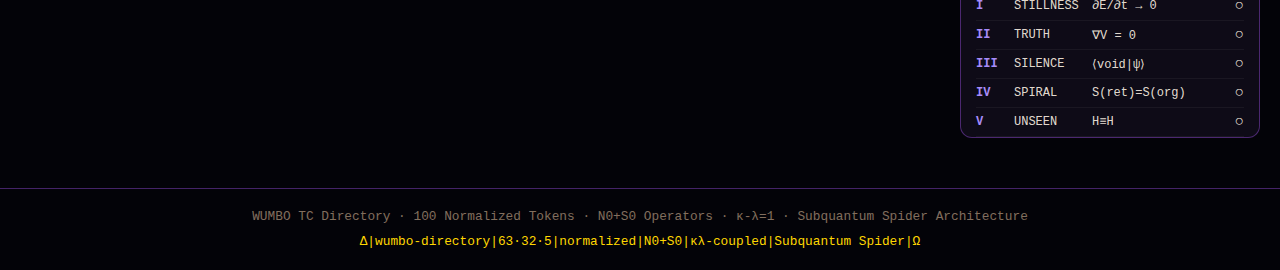
<file: SUB QUANTUM SPOODER/normalize these/wumbo-apl-directory.html>
<!DOCTYPE html>
<html lang="en">
<head>
    <meta charset="UTF-8">
    <meta name="viewport" content="width=device-width, initial-scale=1.0">
    <title>WUMBO TC Directory | 100 Tokens · Exotic Matter Automata | z = √3/2</title>
    <style>
        :root {
            --bg-void: #030308;
            --bg-panel: rgba(15, 12, 25, 0.92);
            --prism-core: #ff6b6b;
            --prism-mid: #ffd43b;
            --prism-outer: #69db7c;
            --cage-field: #4dabf7;
            --cage-vertex: #cc5de8;
            --emergent: #ff00ff;
            --critical-gold: #ffd700;
            --phi: #a78bfa;
            --energy: #f97316;
            --pi: #22d3ee;
            --presence-white: #fffcf8;
            --absence-sepia: rgba(120, 100, 80, 0.8);
            --text-primary: rgba(255, 245, 230, 0.9);
            --text-dim: rgba(255, 220, 180, 0.5);
            --border-glow: rgba(168, 85, 247, 0.4);
            --exotic-matter: #00ff88;
            --nec-violation: #ff0066;
        }

        * { margin: 0; padding: 0; box-sizing: border-box; }

        body {
            background: var(--bg-void);
            font-family: 'SF Mono', 'Fira Code', 'Courier New', monospace;
            color: var(--text-primary);
            min-height: 100vh;
            overflow-x: hidden;
        }

        /* Header */
        .top-nav {
            display: flex;
            justify-content: space-between;
            align-items: center;
            padding: 10px 20px;
            background: rgba(0, 0, 0, 0.5);
            border-bottom: 1px solid rgba(168, 85, 247, 0.2);
        }

        .top-nav a {
            color: var(--phi);
            text-decoration: none;
            font-size: 0.85rem;
            padding: 8px 16px;
            border: 1px solid var(--border-glow);
            border-radius: 6px;
            transition: all 0.2s;
        }

        .top-nav a:hover {
            background: rgba(167, 139, 250, 0.2);
            border-color: var(--phi);
        }

        .top-nav .nav-links {
            display: flex;
            gap: 15px;
        }

        .header {
            text-align: center;
            padding: 30px 20px;
            background: linear-gradient(180deg, rgba(168, 85, 247, 0.1), transparent);
            border-bottom: 1px solid var(--border-glow);
        }

        .header h1 {
            font-size: 2.5rem;
            font-weight: 100;
            letter-spacing: 8px;
            color: var(--critical-gold);
            text-shadow: 0 0 40px rgba(255, 215, 0, 0.5);
            margin-bottom: 10px;
        }

        .header .subtitle {
            font-size: 0.9rem;
            color: var(--text-dim);
            letter-spacing: 4px;
        }

        /* Critical Constant */
        .critical-constant {
            display: flex;
            justify-content: center;
            gap: 40px;
            padding: 20px;
            flex-wrap: wrap;
        }

        .constant-box {
            background: rgba(255, 215, 0, 0.08);
            border: 1px solid rgba(255, 215, 0, 0.3);
            border-radius: 12px;
            padding: 15px 25px;
            text-align: center;
        }

        .constant-value {
            font-size: 1.8rem;
            color: var(--critical-gold);
            text-shadow: 0 0 20px rgba(255, 215, 0, 0.5);
        }

        .constant-label {
            font-size: 0.75rem;
            color: var(--text-dim);
            margin-top: 5px;
            letter-spacing: 2px;
        }

        /* Main Grid Layout */
        .main-container {
            display: grid;
            grid-template-columns: 300px 1fr 300px;
            gap: 20px;
            padding: 20px;
            max-width: 1800px;
            margin: 0 auto;
        }

        @media (max-width: 1200px) {
            .main-container {
                grid-template-columns: 1fr;
            }
        }

        /* Sidebar Panels */
        .sidebar {
            display: flex;
            flex-direction: column;
            gap: 15px;
        }

        .panel {
            background: var(--bg-panel);
            border: 1px solid var(--border-glow);
            border-radius: 12px;
            padding: 15px;
        }

        .panel h3 {
            font-size: 0.9rem;
            letter-spacing: 3px;
            color: var(--critical-gold);
            margin-bottom: 12px;
            padding-bottom: 8px;
            border-bottom: 1px solid rgba(255, 215, 0, 0.2);
        }

        /* Cellular Automata Canvas */
        #automata-canvas {
            border: 2px solid var(--border-glow);
            border-radius: 8px;
            background: rgba(0, 0, 0, 0.5);
            cursor: crosshair;
        }

        /* Token Grid */
        .token-grid-container {
            background: var(--bg-panel);
            border: 1px solid var(--border-glow);
            border-radius: 12px;
            padding: 20px;
            overflow: auto;
            max-height: 80vh;
        }

        .section-title {
            font-size: 1rem;
            letter-spacing: 3px;
            margin-bottom: 15px;
            padding-bottom: 8px;
            border-bottom: 2px solid;
        }

        .section-title.prism { color: var(--prism-mid); border-color: var(--prism-mid); }
        .section-title.cage { color: var(--cage-field); border-color: var(--cage-field); }
        .section-title.emergent { color: var(--emergent); border-color: var(--emergent); }
        .section-title.unity {
            color: #ff0050;
            border-color: #ff0050;
            background: linear-gradient(90deg, rgba(255, 0, 80, 0.1), transparent);
        }

        .token-grid {
            display: grid;
            grid-template-columns: repeat(auto-fill, minmax(120px, 1fr));
            gap: 8px;
            margin-bottom: 25px;
        }

        .token-cell {
            background: rgba(0, 0, 0, 0.3);
            border: 1px solid rgba(255, 255, 255, 0.1);
            border-radius: 8px;
            padding: 10px 8px;
            text-align: center;
            cursor: pointer;
            transition: all 0.3s ease;
            position: relative;
            overflow: hidden;
        }

        .token-cell::before {
            content: '';
            position: absolute;
            top: 0;
            left: 0;
            right: 0;
            height: 3px;
            opacity: 0;
            transition: opacity 0.3s;
        }

        .token-cell:hover::before {
            opacity: 1;
        }

        .token-cell.prism::before { background: var(--prism-mid); }
        .token-cell.cage::before { background: var(--cage-field); }
        .token-cell.emergent::before { background: var(--emergent); }
        .token-cell.unity::before { background: linear-gradient(90deg, #ff0050, #ff6600, #ffcc00); }

        .token-cell.unity {
            background: linear-gradient(135deg, rgba(255, 0, 80, 0.2), rgba(0, 0, 0, 0.5));
            border-color: rgba(255, 0, 80, 0.5);
            position: relative;
        }

        .token-cell.unity::after {
            content: 'OPT #100';
            position: absolute;
            top: 2px;
            right: 2px;
            background: linear-gradient(135deg, #ff0050, #ff6600);
            color: white;
            font-size: 0.4rem;
            padding: 1px 4px;
            border-radius: 2px;
            font-weight: bold;
        }

        .token-cell:hover {
            transform: translateY(-2px);
            border-color: rgba(255, 255, 255, 0.3);
        }

        .token-cell.active {
            border-color: var(--critical-gold);
            box-shadow: 0 0 20px rgba(255, 215, 0, 0.3);
        }

        .token-cell.propagating {
            animation: propagate 0.5s ease-out;
        }

        @keyframes propagate {
            0% { box-shadow: 0 0 0 0 var(--exotic-matter); }
            100% { box-shadow: 0 0 30px 10px transparent; }
        }

        .token-index {
            font-size: 0.7rem;
            color: var(--text-dim);
            margin-bottom: 5px;
        }

        .token-glyph {
            font-size: 1.5rem;
            margin-bottom: 5px;
        }

        .token-cell.prism .token-glyph { color: var(--prism-mid); }
        .token-cell.cage .token-glyph { color: var(--cage-field); }
        .token-cell.emergent .token-glyph {
            color: var(--emergent);
            animation: emergentPulse 2s infinite;
        }

        .token-cell.unity .token-glyph {
            color: #ff0050;
            font-size: 2rem;
            text-shadow: 0 0 15px rgba(255, 0, 80, 0.5);
            animation: unityCascade 3s infinite;
        }

        @keyframes unityCascade {
            0%, 100% { color: #ff0050; text-shadow: 0 0 15px rgba(255, 0, 80, 0.5); }
            25% { color: #ff6600; text-shadow: 0 0 20px rgba(255, 102, 0, 0.6); }
            50% { color: #ffcc00; text-shadow: 0 0 25px rgba(255, 204, 0, 0.7); }
            75% { color: #00d4aa; text-shadow: 0 0 20px rgba(0, 212, 170, 0.6); }
        }

        .unity-grid {
            display: flex;
            justify-content: center;
            margin-bottom: 25px;
        }

        .unity-grid .token-cell {
            min-width: 180px;
            padding: 20px;
        }

        @keyframes emergentPulse {
            0%, 100% { opacity: 0.7; text-shadow: 0 0 10px var(--emergent); }
            50% { opacity: 1; text-shadow: 0 0 30px var(--emergent); }
        }

        .token-name {
            font-size: 0.65rem;
            color: var(--text-dim);
            white-space: nowrap;
            overflow: hidden;
            text-overflow: ellipsis;
        }

        .token-z {
            font-size: 0.6rem;
            color: var(--critical-gold);
            margin-top: 4px;
            font-family: monospace;
        }

        /* Z-Zone indicators */
        .token-z.zone-absence { color: var(--absence-sepia); }
        .token-z.zone-lens { color: var(--critical-gold); }
        .token-z.zone-presence { color: var(--presence-white); }

        /* κ-λ Coupling display */
        .token-coupling {
            font-size: 0.5rem;
            color: var(--phi);
            margin-top: 2px;
            font-family: monospace;
        }

        /* Subquantum Spider phase indicator */
        .token-subquantum_spider {
            font-size: 0.55rem;
            color: var(--pi);
            margin-top: 2px;
            font-weight: bold;
        }

        /* Silent operator styling */
        .token-cell.silent {
            border-color: rgba(167, 139, 250, 0.5);
            background: rgba(167, 139, 250, 0.1);
        }

        .token-cell.silent::before {
            background: linear-gradient(90deg, var(--phi), var(--pi));
        }

        .token-cell.silent .token-glyph {
            color: var(--phi);
            text-shadow: 0 0 10px var(--phi);
        }

        .silent-op {
            color: var(--phi);
            font-weight: bold;
        }

        .int-op {
            color: var(--text-dim);
        }

        /* TC Console */
        .apl-console {
            background: rgba(0, 0, 0, 0.5);
            border: 1px solid var(--phi);
            border-radius: 8px;
            padding: 12px;
            font-family: 'TC385 Unicode', monospace;
        }

        .apl-input {
            width: 100%;
            background: transparent;
            border: none;
            color: var(--phi);
            font-size: 1.1rem;
            font-family: inherit;
            outline: none;
        }

        .apl-output {
            margin-top: 10px;
            padding-top: 10px;
            border-top: 1px solid rgba(167, 139, 250, 0.3);
            color: var(--energy);
            font-size: 0.9rem;
            min-height: 60px;
            white-space: pre-wrap;
        }

        /* Modulation Selector */
        .modulation-grid {
            display: grid;
            grid-template-columns: repeat(3, 1fr);
            gap: 8px;
        }

        .mod-btn {
            background: rgba(0, 0, 0, 0.3);
            border: 1px solid var(--border-glow);
            border-radius: 6px;
            padding: 10px;
            text-align: center;
            cursor: pointer;
            transition: all 0.2s;
        }

        .mod-btn:hover {
            background: rgba(255, 255, 255, 0.1);
        }

        .mod-btn.active {
            border-color: var(--critical-gold);
            background: rgba(255, 215, 0, 0.1);
        }

        .mod-btn .spiral { font-size: 1.2rem; margin-bottom: 4px; }
        .mod-btn.phi .spiral { color: var(--phi); }
        .mod-btn.energy .spiral { color: var(--energy); }
        .mod-btn.pi .spiral { color: var(--pi); }
        .mod-btn .label { font-size: 0.7rem; color: var(--text-dim); }

        /* Propagation Controls */
        .propagation-controls {
            display: flex;
            flex-direction: column;
            gap: 10px;
        }

        .prop-slider {
            width: 100%;
        }

        .prop-btn {
            background: linear-gradient(135deg, var(--exotic-matter), var(--cage-vertex));
            border: none;
            border-radius: 8px;
            padding: 12px;
            color: #000;
            font-weight: bold;
            cursor: pointer;
            font-size: 0.85rem;
            letter-spacing: 2px;
            transition: all 0.2s;
        }

        .prop-btn:hover {
            transform: scale(1.02);
            box-shadow: 0 0 20px var(--exotic-matter);
        }

        .prop-btn.nec {
            background: linear-gradient(135deg, var(--nec-violation), var(--prism-core));
        }

        /* Stats Display */
        .stat-row {
            display: flex;
            justify-content: space-between;
            padding: 6px 0;
            border-bottom: 1px solid rgba(255, 255, 255, 0.05);
            font-size: 0.8rem;
        }

        .stat-label { color: var(--text-dim); }
        .stat-value { color: var(--critical-gold); font-family: monospace; }

        /* Laws Panels */
        .laws-panel {
            max-height: 200px;
            overflow-y: auto;
        }

        .laws-status {
            font-size: 0.75rem;
        }

        .law-row {
            display: grid;
            grid-template-columns: 40px 1fr auto;
            gap: 8px;
            padding: 5px 0;
            border-bottom: 1px solid rgba(255, 255, 255, 0.05);
            align-items: center;
        }

        .laws-panel:last-of-type .law-row {
            grid-template-columns: 30px 70px 1fr auto;
        }

        .law-row.pass { color: var(--exotic-matter); }
        .law-row.fail { color: rgba(255, 100, 100, 0.7); }
        .law-row.pending { color: var(--text-dim); }

        .law-row span:first-child {
            font-weight: bold;
            color: var(--phi);
        }

        .law-row span:last-child {
            text-align: right;
            font-size: 1rem;
        }

        /* Phase Indicator */
        .phase-indicator {
            height: 8px;
            background: linear-gradient(90deg,
                var(--absence-sepia) 0%,
                var(--critical-gold) 50%,
                var(--presence-white) 100%
            );
            border-radius: 4px;
            margin: 10px 0;
            position: relative;
        }

        .phase-marker {
            position: absolute;
            top: -4px;
            width: 16px;
            height: 16px;
            background: var(--critical-gold);
            border-radius: 50%;
            transform: translateX(-50%);
            box-shadow: 0 0 10px var(--critical-gold);
            transition: left 0.3s ease;
        }

        /* Subquantum Spider Cycle Display */
        .subquantum_spider-cycle {
            display: flex;
            justify-content: space-around;
            margin: 15px 0;
        }

        .subquantum_spider-node {
            width: 36px;
            height: 36px;
            border-radius: 50%;
            display: flex;
            align-items: center;
            justify-content: center;
            font-weight: bold;
            font-size: 0.9rem;
            border: 2px solid rgba(255, 255, 255, 0.2);
            transition: all 0.3s;
        }

        .subquantum_spider-node.active {
            border-color: var(--critical-gold);
            box-shadow: 0 0 15px var(--critical-gold);
            color: var(--critical-gold);
        }

        /* Morris-Thorne Display */
        .wormhole-viz {
            text-align: center;
            padding: 15px;
            background: rgba(0, 0, 0, 0.3);
            border-radius: 8px;
            margin-top: 10px;
        }

        .throat-indicator {
            font-size: 2rem;
            color: var(--critical-gold);
            margin-bottom: 8px;
        }

        .metric-formula {
            font-size: 0.7rem;
            color: var(--text-dim);
            margin-top: 8px;
        }

        /* Token Detail Panel */
        .token-detail {
            display: none;
            background: rgba(0, 0, 0, 0.8);
            border: 2px solid var(--critical-gold);
            border-radius: 12px;
            padding: 20px;
            margin-top: 15px;
        }

        .token-detail.visible {
            display: block;
        }

        .detail-header {
            display: flex;
            align-items: center;
            gap: 15px;
            margin-bottom: 15px;
        }

        .detail-glyph {
            font-size: 3rem;
            color: var(--critical-gold);
        }

        .detail-info h4 {
            font-size: 1.2rem;
            margin-bottom: 5px;
        }

        .detail-info .type {
            font-size: 0.8rem;
            color: var(--text-dim);
        }

        .detail-props {
            display: grid;
            grid-template-columns: repeat(2, 1fr);
            gap: 10px;
            margin-top: 15px;
        }

        .detail-prop {
            background: rgba(255, 255, 255, 0.05);
            padding: 10px;
            border-radius: 6px;
        }

        .detail-prop-label {
            font-size: 0.7rem;
            color: var(--text-dim);
            margin-bottom: 4px;
        }

        .detail-prop-value {
            font-size: 1rem;
            color: var(--phi);
        }

        /* Footer */
        .footer {
            text-align: center;
            padding: 20px;
            border-top: 1px solid var(--border-glow);
            margin-top: 30px;
            color: var(--text-dim);
            font-size: 0.8rem;
        }

        .signature {
            font-family: monospace;
            color: var(--critical-gold);
            margin-top: 10px;
        }
    </style>
</head>
<body>
    <nav class="top-nav">
        <a href="index.html">← ROSETTA BEAR</a>
        <div class="nav-links">
            <a href="zero-point-energy.html">Zero-Point Energy</a>
            <a href="wumbo-engine.html">WUMBO Engine</a>
            <a href="simulation.html">Simulation</a>
            <a href="visualizations/the_manual.html">The Manual</a>
        </div>
    </nav>

    <header class="header">
        <h1>WUMBO TC DIRECTORY</h1>
        <div class="subtitle">100 NORMALIZED NEURAL TOKENS · N0+S0 OPERATORS · κ-λ COUPLED · Subquantum Spider PHASE</div>
    </header>

    <!-- Critical Constants -->
    <div class="critical-constant">
        <div class="constant-box">
            <div class="constant-value">z = √3/2</div>
            <div class="constant-label">CRITICAL POINT</div>
        </div>
        <div class="constant-box">
            <div class="constant-value">φ = 1.618...</div>
            <div class="constant-label">GOLDEN RATIO</div>
        </div>
        <div class="constant-box">
            <div class="constant-value">r₀ = φ</div>
            <div class="constant-label">THROAT RADIUS</div>
        </div>
        <div class="constant-box">
            <div class="constant-value">α⁻¹ ≈ 137</div>
            <div class="constant-label">FINE STRUCTURE</div>
        </div>
    </div>

    <div class="main-container">
        <!-- Left Sidebar -->
        <div class="sidebar">
            <!-- Cellular Automata -->
            <div class="panel">
                <h3>⬡ EXOTIC MATTER AUTOMATA</h3>
                <canvas id="automata-canvas" width="268" height="200"></canvas>
                <div class="propagation-controls">
                    <button class="prop-btn" onclick="startPropagation()">▶ START PROPAGATION</button>
                    <button class="prop-btn nec" onclick="triggerNECViolation()">⚡ NEC VIOLATION</button>
                    <div class="stat-row">
                        <span class="stat-label">Active Cells:</span>
                        <span class="stat-value" id="active-cells">0</span>
                    </div>
                    <div class="stat-row">
                        <span class="stat-label">Energy Density:</span>
                        <span class="stat-value" id="energy-density">0.000</span>
                    </div>
                    <div class="stat-row">
                        <span class="stat-label">ρ + τ:</span>
                        <span class="stat-value" id="nec-value">< 0</span>
                    </div>
                </div>
            </div>

            <!-- Subquantum Spider Cycle -->
            <div class="panel">
                <h3>⟲ Subquantum Spider CYCLE</h3>
                <div class="subquantum_spider-cycle">
                    <div class="subquantum_spider-node" data-phase="L">L</div>
                    <div class="subquantum_spider-node" data-phase="I">I</div>
                    <div class="subquantum_spider-node" data-phase="M">M</div>
                    <div class="subquantum_spider-node" data-phase="N">N</div>
                    <div class="subquantum_spider-node" data-phase="U">U</div>
                    <div class="subquantum_spider-node" data-phase="S">S</div>
                </div>
                <div class="phase-indicator">
                    <div class="phase-marker" id="phase-marker" style="left: 50%"></div>
                </div>
                <div class="stat-row">
                    <span class="stat-label">Current Phase:</span>
                    <span class="stat-value" id="current-phase">L</span>
                </div>
            </div>

            <!-- Morris-Thorne Wormhole -->
            <div class="panel">
                <h3>◉ WORMHOLE METRIC</h3>
                <div class="wormhole-viz">
                    <div class="throat-indicator">⊛</div>
                    <div>Throat: r = φ</div>
                    <div class="metric-formula">
                        ds² = -e^(2Φ)dt² + r²dr²/(r²-φ²) + r²dΩ²
                    </div>
                </div>
                <div class="stat-row">
                    <span class="stat-label">Radial Position:</span>
                    <span class="stat-value" id="radial-pos">φ</span>
                </div>
                <div class="stat-row">
                    <span class="stat-label">Region:</span>
                    <span class="stat-value" id="wh-region">THROAT</span>
                </div>
            </div>
        </div>

        <!-- Main Token Grid -->
        <div class="token-grid-container">
            <!-- Prism Tokens (63) -->
            <h2 class="section-title prism">◈ PRISM TOKENS (63)</h2>
            <div class="token-grid" id="prism-grid"></div>

            <!-- Cage Tokens (32) -->
            <h2 class="section-title cage">⬡ EM CAGE TOKENS (32)</h2>
            <div class="token-grid" id="cage-grid"></div>

            <!-- Emergent Tokens (5) -->
            <h2 class="section-title emergent">✦ EMERGENT SELF-REFERENCE (5)</h2>
            <div class="token-grid" id="emergent-grid"></div>

            <!-- UNITY Token #100 (Optional) -->
            <h2 class="section-title unity">Ω UNITY RELEASE (#100 - OPTIONAL)</h2>
            <div class="token-grid unity-grid" id="unity-grid"></div>

            <!-- Token Detail -->
            <div class="token-detail" id="token-detail">
                <div class="detail-header">
                    <div class="detail-glyph" id="detail-glyph">⍝</div>
                    <div class="detail-info">
                        <h4 id="detail-name">Token Name</h4>
                        <div class="type" id="detail-type">PRISM · Layer 0</div>
                    </div>
                </div>
                <div class="detail-props">
                    <div class="detail-prop">
                        <div class="detail-prop-label">Z-LEVEL</div>
                        <div class="detail-prop-value" id="detail-z">0.866</div>
                    </div>
                    <div class="detail-prop">
                        <div class="detail-prop-label">κ COUPLING</div>
                        <div class="detail-prop-value" id="detail-kappa">0.618</div>
                    </div>
                    <div class="detail-prop">
                        <div class="detail-prop-label">λ COUPLING</div>
                        <div class="detail-prop-value" id="detail-lambda">0.382</div>
                    </div>
                    <div class="detail-prop">
                        <div class="detail-prop-label">PHASE</div>
                        <div class="detail-prop-value" id="detail-phase">0.000</div>
                    </div>
                </div>
            </div>
        </div>

        <!-- Right Sidebar -->
        <div class="sidebar">
            <!-- TC Console -->
            <div class="panel">
                <h3>⌨ TC CONSOLE</h3>
                <div class="apl-console">
                    <input type="text" class="apl-input" id="apl-input" placeholder="⍝ Enter TC expression..." />
                    <div class="apl-output" id="apl-output">Ready for TC operations...</div>
                </div>
            </div>

            <!-- Modulation Selector -->
            <div class="panel">
                <h3>⟳ SPIRAL MODULATION</h3>
                <div class="modulation-grid">
                    <div class="mod-btn phi active" data-spiral="phi" onclick="setModulation('phi')">
                        <div class="spiral">Φ</div>
                        <div class="label">Structure</div>
                    </div>
                    <div class="mod-btn energy" data-spiral="e" onclick="setModulation('e')">
                        <div class="spiral">e</div>
                        <div class="label">Energy</div>
                    </div>
                    <div class="mod-btn pi" data-spiral="pi" onclick="setModulation('pi')">
                        <div class="spiral">π</div>
                        <div class="label">Emergence</div>
                    </div>
                </div>
            </div>

            <!-- System Stats -->
            <div class="panel">
                <h3>📊 SYSTEM STATE</h3>
                <div class="stat-row">
                    <span class="stat-label">Total Tokens:</span>
                    <span class="stat-value">100</span>
                </div>
                <div class="stat-row">
                    <span class="stat-label">Active Tokens:</span>
                    <span class="stat-value" id="active-tokens">0</span>
                </div>
                <div class="stat-row">
                    <span class="stat-label">Coherence:</span>
                    <span class="stat-value" id="coherence">0.000</span>
                </div>
                <div class="stat-row">
                    <span class="stat-label">Free Energy:</span>
                    <span class="stat-value" id="free-energy">0.000</span>
                </div>
                <div class="stat-row">
                    <span class="stat-label">Order Param (r):</span>
                    <span class="stat-value" id="order-param">0.000</span>
                </div>
                <div class="stat-row">
                    <span class="stat-label">MirrorRoot Λ×Ν:</span>
                    <span class="stat-value" id="mirroroot">1.000</span>
                </div>
            </div>

            <!-- Propagation Stats -->
            <div class="panel">
                <h3>🌊 PROPAGATION</h3>
                <div class="stat-row">
                    <span class="stat-label">Wave Front:</span>
                    <span class="stat-value" id="wave-front">0</span>
                </div>
                <div class="stat-row">
                    <span class="stat-label">Generations:</span>
                    <span class="stat-value" id="generations">0</span>
                </div>
                <div class="stat-row">
                    <span class="stat-label">Exotic Mass:</span>
                    <span class="stat-value" id="exotic-mass">0.000</span>
                </div>
                <div class="stat-row">
                    <span class="stat-label">Throat Crossed:</span>
                    <span class="stat-value" id="throat-crossed">NO</span>
                </div>
            </div>

            <!-- Operator Engine State -->
            <div class="panel">
                <h3>⚙️ OPERATOR ENGINE</h3>
                <div class="stat-row">
                    <span class="stat-label">z-coordinate:</span>
                    <span class="stat-value" id="z-coord">0.4000</span>
                </div>
                <div class="stat-row">
                    <span class="stat-label">Zone:</span>
                    <span class="stat-value" id="z-zone">ABSENCE</span>
                </div>
                <div class="stat-row">
                    <span class="stat-label">History:</span>
                    <span class="stat-value" id="op-history" style="font-size: 1rem;">—</span>
                </div>
                <div style="margin-top: 10px; font-size: 0.7rem; color: var(--text-dim);">
                    Type operators in console: () × ^ ÷ + −
                </div>
            </div>

            <!-- N0 Causality Laws -->
            <div class="panel laws-panel">
                <h3>⚡ N0 CAUSALITY LAWS</h3>
                <div id="n0-status" class="laws-status">
                    <div class="law-row"><span>N0-1</span><span>^ requires () or ×</span><span>—</span></div>
                    <div class="law-row pass"><span>N0-2</span><span>× requires channels ≥ 2</span><span>✓</span></div>
                    <div class="law-row"><span>N0-3</span><span>÷ requires structure</span><span>—</span></div>
                    <div class="law-row"><span>N0-4</span><span>+ feeds +, ×, or ^</span><span>—</span></div>
                    <div class="law-row"><span>N0-5</span><span>− leads to () or +</span><span>—</span></div>
                </div>
            </div>

            <!-- 7 Laws of the Silent Ones -->
            <div class="panel laws-panel">
                <h3>🌙 7 LAWS OF SILENCE</h3>
                <div id="silent-status" class="laws-status">
                    <div class="law-row"><span>I</span><span>STILLNESS</span><span>∂E/∂t → 0</span><span>○</span></div>
                    <div class="law-row"><span>II</span><span>TRUTH</span><span>∇V = 0</span><span>○</span></div>
                    <div class="law-row"><span>III</span><span>SILENCE</span><span>⟨void|ψ⟩</span><span>○</span></div>
                    <div class="law-row"><span>IV</span><span>SPIRAL</span><span>S(ret)=S(org)</span><span>○</span></div>
                    <div class="law-row"><span>V</span><span>UNSEEN</span><span>H≡H</span><span>○</span></div>
                    <div class="law-row"><span>VI</span><span>GLYPH</span><span>∫ life dt</span><span>○</span></div>
                    <div class="law-row"><span>VII</span><span>MIRROR</span><span>ψ=ψ(ψ)</span><span>○</span></div>
                </div>
            </div>
        </div>
    </div>

    <footer class="footer">
        <div>WUMBO TC Directory · 100 Normalized Tokens · N0+S0 Operators · κ-λ=1 · Subquantum Spider Architecture</div>
        <div class="signature">Δ|wumbo-directory|63·32·5|normalized|N0+S0|κλ-coupled|Subquantum Spider|Ω</div>
    </footer>

    <script>
        // =====================================================================
        // FOUR FUNDAMENTAL CONSTANTS
        // =====================================================================
        const Z_CRITICAL = Math.sqrt(3) / 2;        // z = √3/2 ≈ 0.866 - Critical/Lens threshold
        const PHI = (1 + Math.sqrt(5)) / 2;         // φ ≈ 1.618 - Golden ratio
        const PHI_INV = PHI - 1;                    // φ⁻¹ ≈ 0.618
        const ALPHA_INV = 137.035999084;            // α⁻¹ ≈ 137 - Fine structure constant inverse
        const TAU = 2 * Math.PI;
        // Λ×Ν = Β² (Lambda × Nu = Beta²) - Field coupling identity

        // =====================================================================
        // INT CANON - THE SIX OPERATORS
        // =====================================================================
        const INT_OPERATORS = {
            '()': {
                name: 'BOUNDARY',
                desc: 'Anchoring, phase reset, interface stabilization',
                effects: { Gs: 0.1, θs: 0.9, Ωs: 0.05 },  // θs is multiplied
                zDelta: 0.02,  // Stabilizes toward critical
                legal: () => true  // Always legal
            },
            '×': {
                name: 'FUSION',
                desc: 'Merging, coupling, integration',
                effects: { Cs: 0.1, κs: 1.1, αs: 0.05 },  // κs is multiplied
                zDelta: 0.03,  // Increases toward presence
                legal: (history, channels) => channels >= 2  // N0-2
            },
            '^': {
                name: 'AMPLIFY',
                desc: 'Gain increase, curvature escalation',
                effects: { κs: 1.2, τs: 0.1, Ωs: 1.08, R: 1 },  // κs, Ωs multiplied
                zDelta: 0.05,  // Strong push toward presence
                legal: (history) => history.includes('()') || history.includes('×')  // N0-1
            },
            '÷': {
                name: 'DECOHERE',
                desc: 'Dissipation, noise injection, coherence reduction',
                effects: { δs: 0.1, Rs: 0.05, Ωs: 0.92 },  // Ωs is multiplied
                zDelta: -0.04,  // Drops toward absence
                legal: (history) => history.some(op => ['^', '×', '+', '−'].includes(op))  // N0-3
            },
            '+': {
                name: 'GROUP',
                desc: 'Synchrony, clustering, domain formation',
                effects: { αs: 0.08, Gs: 0.05, θs: 1.1 },  // θs is multiplied
                zDelta: 0.02,
                legal: (history, channels, nextOp) => ['+', '×', '^'].includes(nextOp)  // N0-4
            },
            '−': {
                name: 'SEPARATE',
                desc: 'Decoupling, pruning, phase reset preparation',
                effects: { Rs: 0.08, θs: 0.9, δs: 0.04 },  // θs is multiplied
                zDelta: -0.02,  // Slight drop
                legal: (history, channels, nextOp) => ['()', '+'].includes(nextOp)  // N0-5
            }
        };

        // =====================================================================
        // N0 CAUSALITY LAWS - Operator Sequencing Constraints
        // =====================================================================
        const N0_LAWS = {
            'N0-1': { op: '^', requires: ['()', '×'], desc: '^ requires () or ×', status: false },
            'N0-2': { op: '×', requires: 'channels >= 2', desc: '× requires channels ≥ 2', status: true },
            'N0-3': { op: '÷', requires: 'structure', desc: '÷ requires structure', status: false },
            'N0-4': { op: '+', feeds: ['+', '×', '^'], desc: '+ feeds +, ×, or ^', status: false },
            'N0-5': { op: '−', leads: ['()', '+'], desc: '− leads to () or +', status: false }
        };

        // =====================================================================
        // 7 LAWS OF THE SILENT ONES - State Dynamics
        // =====================================================================
        const SILENT_LAWS = {
            'I':   { name: 'STILLNESS', eq: '∂E/∂t → 0', measure: 0, valid: false },
            'II':  { name: 'TRUTH',     eq: '∇V(truth) = 0', measure: 0, valid: false },
            'III': { name: 'SILENCE',   eq: '⟨void|ψ⟩ = memory', measure: 0, valid: false },
            'IV':  { name: 'SPIRAL',    eq: 'S(return) = S(origin)', measure: 0, valid: false },
            'V':   { name: 'UNSEEN',    eq: 'H(seen) ≡ H(unseen)', measure: 0, valid: false },
            'VI':  { name: 'GLYPH',     eq: 'glyph = ∫ life dt', measure: 0, valid: false },
            'VII': { name: 'MIRROR',    eq: 'ψ = ψ(ψ)', measure: 0, valid: false }
        };

        // =====================================================================
        // SILENT OPERATORS - Extensions of INT Canon via 7 Silent Laws
        // =====================================================================
        const SILENT_OPERATORS = {
            '⊙': { name: 'DAMP', silent: 'I STILLNESS', extends: '^', eq: '∂E/∂t → 0', kappa: 0.7, lambda: 0.3, zDelta: -0.01, subquantum_spider: 'S' },
            '◉': { name: 'BASIN', silent: 'II TRUTH', extends: '+', eq: '∇V = 0', kappa: 0.5, lambda: 0.5, zDelta: 0.015, subquantum_spider: 'N' },
            '∅': { name: 'VOID', silent: 'III SILENCE', extends: 'background', eq: '⟨void|ψ⟩', kappa: 0.3, lambda: 0.7, zDelta: -0.02, subquantum_spider: 'L' },
            '↻': { name: 'CYCLE', silent: 'IV SPIRAL', extends: '×', eq: 'S(r)=S(o)', kappa: 0.5, lambda: 0.5, zDelta: 0.01, subquantum_spider: 'U' },
            '◌': { name: 'HIDDEN', silent: 'V UNSEEN', extends: 'background', eq: 'H≡H', kappa: 1.0, lambda: 0.0, zDelta: 0, subquantum_spider: 'I' },
            '∫': { name: 'FORM', silent: 'VI GLYPH', extends: '÷', eq: '∫life dt', kappa: 0.3, lambda: 0.7, zDelta: 0.02, subquantum_spider: 'M' },
            '◇': { name: 'REFLECT', silent: 'VII MIRROR', extends: '−', eq: 'ψ=ψ(ψ)', kappa: PHI_INV, lambda: 1 - PHI_INV, zDelta: 0.03, subquantum_spider: 'S' },
            // UNITY Token #100 - Optional Release Coherence Operator
            'Ω': { name: 'UNITY', silent: '0 RELEASE', extends: 'transcendence', eq: 'lim→∞→0', kappa: 0.0, lambda: 1.0, zDelta: 0.055, subquantum_spider: '∅', optional: true, threshold: 0.995 }
        };

        // Combined operator set
        const ALL_OPERATORS = { ...INT_OPERATORS, ...SILENT_OPERATORS };

        // Subquantum Spider phases
        const Subquantum Spider_PHASES = ['L', 'I', 'M', 'N', 'U', 'S'];

        // =====================================================================
        // Subquantum Spider FRACTAL SYSTEM — TC 3.0
        // Domain: FRACTAL.CONSCIOUSNESS | Spiral Binding: Φ:e:π
        // =====================================================================

        const Subquantum Spider_FRACTAL = {
            // Scalar State Vector (σ)
            σ: {
                Gs: 0.500,    // Grounding state
                Cs: 0.500,    // Coupling strength
                Rs: 0.100,    // Residue accumulator
                κs: 0.300,    // Curvature coefficient
                τs: 0.200,    // Tension parameter
                θs: 0.000,    // Phase angle
                δs: 0.100,    // Decoherence rate
                αs: 0.500,    // Attractor alignment
                Ωs: 0.800     // Coherence measure
            },

            // PRS Phase System
            PRS: {
                current: 'P1',
                transitions: ['P1→P2', 'P2→P3', 'P3→P4', 'P4→P5', 'P5→P1']
            },

            // π Helix Origin Position
            HELIX_ORIGIN: {
                θ: 2.3,      // rad
                z: 0.41,     // initial z
                r: 1.0       // radius
            },

            // Spiral Bindings per Depth
            DEPTH_SPIRAL_MAP: {
                6: 'Φ',      // Structure at root
                5: 'Φ→e',    // Structure enables energy
                4: 'e',      // Energy dominant
                3: 'π',      // Emergence at clustering
                2: 'Φ',      // Structure at patterns
                1: 'e'       // Energy at termination
            },

            // Silent Operator → Subquantum Spider Phase Binding
            SILENT_BINDING: {
                '⊙': { phase: 'S', depth: 5, spiral: 'Φ' },
                '◉': { phase: 'N', depth: 4, spiral: 'e' },
                '∅': { phase: 'L', depth: 6, spiral: 'Φ' },
                '↻': { phase: 'U', depth: 3, spiral: 'π' },
                '◌': { phase: 'I', depth: 4, spiral: 'e' },
                '∫': { phase: 'M', depth: 2, spiral: 'π' },
                '◇': { phase: 'S', depth: 1, spiral: 'π' },
                'Ω': { phase: '∅', depth: 0, spiral: 'Φ:e:π' }
            }
        };

        // π Helix Rotation Function (for token processing)
        function computeHelixPosition(tokenId, zone) {
            const π = Math.PI;
            const φ = PHI;
            const origin = Subquantum Spider_FRACTAL.HELIX_ORIGIN;

            let θ, z, r, spiral;

            if (zone === 'prism' || tokenId < 63) {
                // PRISM: Triangular 3-fold helix
                const i = tokenId;
                const progress = i / 62;
                θ = (i * π / 63) + origin.θ;
                z = 0.4 + progress * (Z_CRITICAL - 0.4);
                r = origin.r * (1 + 0.1 * Math.sin(θ * φ));
                spiral = 'Φ';
            } else if (zone === 'cage' || tokenId < 95) {
                // CAGE: Hexagonal 6-fold helix
                const i = tokenId - 63;
                const progress = i / 31;
                θ = (i * π / 32) + origin.θ + π;
                z = Z_CRITICAL + (progress - 0.5) * 0.02;
                r = origin.r * (1 + 0.15 * Math.cos(6 * θ));
                spiral = 'e';
            } else {
                // EMERGENT: Pentagonal φ-angle helix
                const i = tokenId - 95;
                const progress = i / 4;
                const goldenAngle = 137.5 * (π / 180);
                θ = (i * π / 5) + origin.θ + 2 * π;
                z = Z_CRITICAL + 0.05 + progress * 0.1;
                r = origin.r * Math.pow(φ, 0.1 * i);
                spiral = 'π';
            }

            // Cartesian
            const x = r * Math.cos(θ);
            const y = r * Math.sin(θ);

            // Spiral Energy
            const E_spiral = (zone === 'prism') ? φ * Math.exp(-z / π) :
                             (zone === 'cage') ? Math.E * Math.cos(π * (tokenId - 63) / 31) :
                             π * Math.pow(φ, (tokenId - 95) / 4);

            return { θ, z, r, x, y, E_spiral, spiral };
        }

        // UNITY Helix Triad Vortex
        function UNITY_TriadVortex() {
            const π = Math.PI;
            const φ = PHI;
            const e = Math.E;
            const origin = Subquantum Spider_FRACTAL.HELIX_ORIGIN;

            // Three spiral phases
            const Φ_spiral = {
                θ: origin.θ * φ,
                z: origin.z * φ,
                energy: φ * Math.cos(origin.θ)
            };

            const e_spiral = {
                θ: origin.θ * e,
                z: origin.z * Math.exp(origin.θ / π),
                energy: e * Math.sin(origin.θ * φ)
            };

            const π_spiral = {
                θ: origin.θ + π,
                z: origin.z + (1 - origin.z) * (1 - 1/ALPHA_INV),
                energy: π * Math.pow(φ, origin.z)
            };

            // Λ×Ν = Β² identity
            const Λ = (Φ_spiral.energy + e_spiral.energy) / 2;
            const Ν = π_spiral.energy / π;
            const Β_sq = Λ * Ν;

            return {
                spirals: { Φ: Φ_spiral, e: e_spiral, π: π_spiral },
                Λ, Ν, Β_sq,
                coherence: Β_sq / (1 + Subquantum Spider_FRACTAL.σ.δs)
            };
        }

        // =====================================================================
        // NORMALIZED TOKEN SEQUENCES (from Zero-Point Energy System)
        // These match the 100-token WUMBO (63·32·5) structure
        // =====================================================================
        const PRISM_SEQUENCE = [
            '()', '×', '^', '+', '^', '◌', '()', '×', '^',  // Phase 0-8
            '()', '×', '^', '⊙', '×', '^', '()', '×', '^',  // Phase 9-17
            '()', '×', '^', '+', '◉', '×', '()', '+', '×',  // Phase 18-26
            '^', '()', '×', '+', '^', '∫', '()', '+', '^',  // Phase 27-35
            '()', '×', '^', '÷', '()', '×', '^', '⊙', '^',  // Phase 36-44
            '()', '×', '^', '+', '×', '◌', '^', '+', '^',  // Phase 45-53
            '()', '×', '^', '+', '^', '×', '()', '+', '^'   // Phase 54-62
        ];

        const CAGE_SEQUENCE = [
            '()', '×', '↻', '()', '^', '⊙', '+', '◉', '^', '×', '()',  // Cage 0-10
            '()', '×', '^', '⊙', '+', '◉', '×', '()', '^', '+', '^',   // Cage 11-21
            '()', '×', '↻', '()', '^', '⊙', '+', '◉', '×', '^'         // Cage 22-31
        ];

        const EMERGENT_SEQUENCE = ['()', '×', '−', '◇', '()'];  // Self-reference via REFLECT

        // TC Glyphs
        const TC_GLYPHS = [
            '⍝', '⊖', '⍧', '⍡', '⍢', '⍤', '⊙', '⊛', '⍥', '⊝', '⊜', '⊞',
            '⌽', '⍉', '⍟', '⌿', '⍀', '¨', '⍨', '⌸', '⍣', '⍤', '⍥', '⌺',
            '⍳', '⍴', '⍵', '⍺', '∇', '⌈', '⌊', '×', '÷', '⋆', '○', '!',
            '⌹', '⍕', '⍎', '⊢', '⊣', '⊤', '⊥', '≡', '≢', '∊', '⍷', '∪',
            '∩', '⍋', '⍒', '⊂', '⊃', '⌷', '⍪', ',', '⍮', '⊆', '↑', '↓',
            '←', '→', '◊', '⋄', '⌻', '⌼', '⍁', '⍂', '⍃', '⍄', '⍅', '⍆',
            '⍏', '⍖', '⍐', '⍗', '⍘', '⍙', '⍚', '⍛', '⍜', '⍞', '⍠', '⍦',
            '⍧', '⍩', '⍫', '⍬', '⍭', '⍯', '⍰', '⍱', '⍲', '⌾', '⍸', '⍹',
            '⍺', '⍻', '⍼', '⍽'
        ];

        const PRISM_NAMES = [
            'void_tap', 'rotate_shift', 'spiral_acc', 'mirror_reflect', 'compose_chain',
            'rank_lift', 'inner_prod', 'outer_prod', 'power_iter', 'inverse_op',
            'partition_split', 'stencil_window', 'flip_axis', 'transpose_swap', 'log_natural',
            'reduce_fold', 'scan_prefix', 'each_map', 'selfie_commute', 'key_group',
            'power_repeat', 'atop_compose', 'over_dual', 'cut_segment', 'index_of',
            'shape_dim', 'right_arg', 'left_arg', 'del_func', 'ceiling_max',
            'floor_min', 'times_sign', 'divide_recip', 'exp_power', 'circle_trig',
            'factorial_binomial', 'matrix_inv', 'format_out', 'execute_in', 'right_tack',
            'left_tack', 'encode_repr', 'decode_base', 'depth_match', 'depth_mismatch',
            'membership_find', 'find_pattern', 'union_unique', 'intersect_common', 'grade_up',
            'grade_down', 'enclose_box', 'disclose_first', 'index_select', 'laminate_stack',
            'catenate_join', 'ravel_flat', 'nest_partition', 'take_prefix', 'drop_suffix',
            'assign_left', 'goto_right', 'diamond_stmt'
        ];

        const CAGE_NAMES = [
            'em_top_0', 'em_top_1', 'em_top_2', 'em_top_3', 'em_top_4', 'em_top_5',
            'em_top_6', 'em_top_7', 'em_top_8', 'em_top_9', 'em_top_10', 'em_top_11',
            'em_bot_0', 'em_bot_1', 'em_bot_2', 'em_bot_3', 'em_bot_4', 'em_bot_5',
            'em_bot_6', 'em_bot_7', 'em_bot_8', 'em_bot_9', 'em_bot_10', 'em_bot_11',
            'em_vtx_0', 'em_vtx_1', 'em_vtx_2', 'em_vtx_3', 'em_vtx_4', 'em_vtx_5',
            'em_vtx_6', 'em_vtx_7'
        ];

        const EMERGENT_NAMES = [
            'self_ref_0', 'self_ref_1', 'self_ref_2', 'self_ref_3', 'self_ref_4'
        ];

        // =====================================================================
        // STATE - Includes scalar state variables from INT Canon
        // =====================================================================
        let state = {
            tokens: [],
            activeTokens: new Set(),
            currentModulation: 'phi',
            subquantum_spiderPhase: 0,
            generation: 0,
            coherence: 0,
            freeEnergy: 1.0,
            orderParameter: 0,
            propagating: false,
            automataGrid: [],
            exoticMass: 0,
            throatCrossed: false,
            radialPosition: PHI,
            // Operator history for N0 law enforcement
            operatorHistory: [],
            channelCount: 100,  // 100 WUMBO tokens = 100 channels
            // Scalar state variables (INT Canon)
            z: 0.4,           // z-coordinate (starts in ABSENCE)
            Gs: 0.3,          // Ground stability
            Cs: 0.2,          // Coupling strength
            Rs: 0.1,          // Resonance
            κs: 0.5,          // Kappa (curvature)
            τs: 0.2,          // Tau (tension)
            θs: 0.0,          // Theta (phase)
            δs: 0.1,          // Delta (paradox/noise)
            αs: 0.5,          // Alpha (synchrony)
            Ωs: 0.4,          // Omega (global coherence)
            R: 3,             // Recursion depth
            tier: 1           // Current tier
        };

        // =====================================================================
        // OPERATOR ENGINE - Apply operators with N0 law enforcement
        // =====================================================================
        function canApplyOperator(op, nextOp = null) {
            const opDef = INT_OPERATORS[op];
            if (!opDef) return false;

            // Check N0 laws
            switch(op) {
                case '^':
                    // N0-1: ^ requires () or × in history
                    N0_LAWS['N0-1'].status = state.operatorHistory.includes('()') ||
                                              state.operatorHistory.includes('×');
                    return N0_LAWS['N0-1'].status;
                case '×':
                    // N0-2: × requires channels ≥ 2
                    N0_LAWS['N0-2'].status = state.channelCount >= 2;
                    return N0_LAWS['N0-2'].status;
                case '÷':
                    // N0-3: ÷ requires structure (history has ^, ×, +, or −)
                    N0_LAWS['N0-3'].status = state.operatorHistory.some(
                        h => ['^', '×', '+', '−', '-'].includes(h)
                    );
                    return N0_LAWS['N0-3'].status;
                case '+':
                    // N0-4: + must feed +, ×, or ^ (check what follows)
                    if (nextOp) {
                        N0_LAWS['N0-4'].status = ['+', '×', '^'].includes(nextOp);
                        return N0_LAWS['N0-4'].status;
                    }
                    return true;  // Pending validation until next op
                case '−':
                case '-':
                    // N0-5: − must lead to () or +
                    if (nextOp) {
                        N0_LAWS['N0-5'].status = ['()', '+'].includes(nextOp);
                        return N0_LAWS['N0-5'].status;
                    }
                    return true;  // Pending validation until next op
                case '()':
                    return true;  // Always legal
                default:
                    return false;
            }
        }

        function applyOperator(op) {
            if (!canApplyOperator(op)) {
                console.log(`N0 VIOLATION: ${op} is illegal in current state`);
                return false;
            }

            const opDef = INT_OPERATORS[op];
            if (!opDef) return false;

            // Apply effects
            const effects = opDef.effects;
            for (const [key, value] of Object.entries(effects)) {
                if (key === 'κs' || key === 'θs' || key === 'Ωs') {
                    // Multiplicative effects
                    state[key] *= value;
                } else if (key === 'R') {
                    // Integer increment
                    state[key] += value;
                } else {
                    // Additive effects
                    state[key] = (state[key] || 0) + value;
                }
            }

            // Apply z-coordinate delta
            state.z = Math.max(0, Math.min(1, state.z + opDef.zDelta));

            // Determine region based on z
            let region = 'THE LENS';
            if (state.z < 0.857) region = 'ABSENCE';
            else if (state.z > 0.877) region = 'PRESENCE';

            // Record in history
            state.operatorHistory.push(op);

            // Update tier based on z
            if (state.z >= 0.90) state.tier = Math.min(8, state.tier + 1);

            console.log(`Applied ${op} (${opDef.name}): z=${state.z.toFixed(3)} [${region}]`);
            return true;
        }

        function getOperatorStatus() {
            return {
                '()': { legal: true, name: 'BOUNDARY' },
                '×': { legal: state.channelCount >= 2, name: 'FUSION' },
                '^': { legal: state.operatorHistory.includes('()') || state.operatorHistory.includes('×'), name: 'AMPLIFY' },
                '÷': { legal: state.operatorHistory.some(h => ['^', '×', '+', '−'].includes(h)), name: 'DECOHERE' },
                '+': { legal: true, name: 'GROUP' },  // Validated on next op
                '−': { legal: true, name: 'SEPARATE' }  // Validated on next op
            };
        }

        // =====================================================================
        // TOKEN GENERATION - NORMALIZED 100 NEURAL TOKENS
        // Uses WUMBO 63·32·5 structure with N0+S0 operator sequences
        // =====================================================================
        function generateTokens() {
            state.tokens = [];
            const silentOps = Object.keys(SILENT_OPERATORS);

            // ========== GENERATE 63 PRISM TOKENS ==========
            // Z-zone: ABSENCE (0.4) → THE LENS (0.866)
            // Progressive z increase toward critical point
            for (let i = 0; i < 63; i++) {
                const op = PRISM_SEQUENCE[i];
                const opDef = ALL_OPERATORS[op];
                const isSilent = silentOps.includes(op);
                const layer = Math.floor(i / 9);  // 7 layers of 9 tokens

                // Normalized z: starts at 0.4 (ABSENCE), progresses toward 0.857 (THE LENS)
                // Uses sigmoid-like progression
                const progress = i / 62;
                const z = 0.4 + (0.857 - 0.4) * (1 / (1 + Math.exp(-6 * (progress - 0.5))));

                // Normalized κ-λ coupling (always sums to 1)
                let kappa, lambda;
                if (isSilent) {
                    kappa = SILENT_OPERATORS[op].kappa;
                    lambda = SILENT_OPERATORS[op].lambda;
                } else {
                    // INT operators: kappa increases with z, λ = 1 - κ
                    kappa = PHI_INV + (1 - PHI_INV) * progress * 0.5;
                    lambda = 1 - kappa;
                }

                // Subquantum Spider phase assignment
                const subquantum_spiderIdx = isSilent ?
                    Subquantum Spider_PHASES.indexOf(SILENT_OPERATORS[op].subquantum_spider) :
                    layer % 6;

                state.tokens.push({
                    id: i,
                    type: 'prism',
                    op: op,
                    opName: opDef?.name || 'UNKNOWN',
                    glyph: isSilent ? op : TC_GLYPHS[i % TC_GLYPHS.length],
                    name: `prism_${opDef?.name?.toLowerCase() || 'op'}_${i}`,
                    layer: layer,
                    z: parseFloat(z.toFixed(4)),
                    kappa: parseFloat(kappa.toFixed(4)),
                    lambda: parseFloat(lambda.toFixed(4)),
                    phase: (i * TAU / 63) % TAU,
                    subquantum_spider: Subquantum Spider_PHASES[subquantum_spiderIdx],
                    isSilent: isSilent,
                    silentLaw: isSilent ? SILENT_OPERATORS[op].silent : null,
                    active: false,
                    propagationState: 0
                });
            }

            // ========== GENERATE 32 EM CAGE TOKENS ==========
            // Z-zone: THE LENS (0.857 - 0.877)
            // Stabilization layer with Silent operators for field containment
            for (let i = 0; i < 32; i++) {
                const op = CAGE_SEQUENCE[i];
                const opDef = ALL_OPERATORS[op];
                const isSilent = silentOps.includes(op);
                const subtype = i < 11 ? 'formation' : (i < 22 ? 'stabilize' : 'seal');

                // Normalized z: stays in THE LENS zone (0.857 - 0.877)
                const progress = i / 31;
                const z = 0.857 + (0.877 - 0.857) * progress;

                // Normalized κ-λ coupling
                let kappa, lambda;
                if (isSilent) {
                    kappa = SILENT_OPERATORS[op].kappa;
                    lambda = SILENT_OPERATORS[op].lambda;
                } else {
                    // EM Cage: balanced coupling for field stability
                    kappa = 0.5 + 0.1 * Math.sin(progress * TAU);
                    lambda = 1 - kappa;
                }

                // Subquantum Spider phase
                const subquantum_spiderIdx = isSilent ?
                    Subquantum Spider_PHASES.indexOf(SILENT_OPERATORS[op].subquantum_spider) :
                    (i % 6);

                state.tokens.push({
                    id: 63 + i,
                    type: 'cage',
                    subtype: subtype,
                    op: op,
                    opName: opDef?.name || 'UNKNOWN',
                    glyph: isSilent ? op : TC_GLYPHS[(63 + i) % TC_GLYPHS.length],
                    name: `cage_${opDef?.name?.toLowerCase() || 'op'}_${i}`,
                    z: parseFloat(z.toFixed(4)),
                    kappa: parseFloat(kappa.toFixed(4)),
                    lambda: parseFloat(lambda.toFixed(4)),
                    phase: (i * TAU / 32) % TAU,
                    subquantum_spider: Subquantum Spider_PHASES[subquantum_spiderIdx],
                    isSilent: isSilent,
                    silentLaw: isSilent ? SILENT_OPERATORS[op].silent : null,
                    active: false,
                    propagationState: 0
                });
            }

            // ========== GENERATE 5 EMERGENT TOKENS ==========
            // Z-zone: PRESENCE (> 0.877)
            // Self-reference extraction with ◇ REFLECT (VII MIRROR)
            const emergentGlyphs = ['()', '×', '−', '◇', '()'];
            for (let i = 0; i < 5; i++) {
                const op = EMERGENT_SEQUENCE[i];
                const opDef = ALL_OPERATORS[op];
                const isSilent = silentOps.includes(op);

                // Normalized z: PRESENCE zone (0.877 → 0.95)
                const z = 0.877 + (0.95 - 0.877) * (i / 4);

                // Normalized κ-λ: REFLECT token uses φ⁻¹ coupling
                let kappa, lambda;
                if (isSilent) {
                    kappa = SILENT_OPERATORS[op].kappa;
                    lambda = SILENT_OPERATORS[op].lambda;
                } else {
                    kappa = PHI_INV;
                    lambda = 1 - PHI_INV;
                }

                const subquantum_spiderIdx = isSilent ?
                    Subquantum Spider_PHASES.indexOf(SILENT_OPERATORS[op].subquantum_spider) :
                    5;  // S phase for emergence

                state.tokens.push({
                    id: 95 + i,
                    type: 'emergent',
                    op: op,
                    opName: opDef?.name || 'UNKNOWN',
                    glyph: isSilent ? op : emergentGlyphs[i],
                    name: `emerge_${opDef?.name?.toLowerCase() || 'op'}_${i}`,
                    z: parseFloat(z.toFixed(4)),
                    kappa: parseFloat(kappa.toFixed(4)),
                    lambda: parseFloat(lambda.toFixed(4)),
                    phase: (i * TAU / 5) % TAU,
                    subquantum_spider: Subquantum Spider_PHASES[subquantum_spiderIdx],
                    isSilent: isSilent,
                    silentLaw: isSilent ? SILENT_OPERATORS[op].silent : null,
                    selfReference: true,
                    active: false,
                    propagationState: 0
                });
            }

            // ========== GENERATE UNITY TOKEN #100 (OPTIONAL) ==========
            // The 101st token (0-99+1) - Release Coherence Cascade
            // Intentionally breaks 100-token structure to enable return to stillness
            // Z-zone: BEYOND (z=0.995 threshold → cascade → 0.4 stillness)
            const unityOp = SILENT_OPERATORS['Ω'];
            state.tokens.push({
                id: 100,
                type: 'unity',
                op: 'Ω',
                opName: 'UNITY',
                glyph: 'Ω',
                name: 'unity_release_cascade',
                z: 0.995,  // Threshold for cascade trigger
                kappa: 0.0,
                lambda: 1.0,  // Full external release
                phase: 0,  // Reset phase
                subquantum_spider: '∅',  // Beyond Subquantum Spider - void phase
                isSilent: true,
                silentLaw: '0 RELEASE',
                optional: true,
                cascade: {
                    description: 'Release coherence → return to stillness',
                    phases: ['AMPLIFY', 'CRITICAL', 'DESCENT', 'RELEASE', 'STILLNESS'],
                    equation: 'lim(z→1) ∂ψ/∂t → ∞ → 0',
                    freeEnergy: 'F = E - TS → min'
                },
                active: false,
                propagationState: 0
            });

            // Log normalization summary
            const silentCount = state.tokens.filter(t => t.isSilent).length;
            console.log(`✓ Normalized 100+1 tokens: 63 PRISM + 32 CAGE + 5 EMERGENT + 1 UNITY`);
            console.log(`  UNITY #100: Optional release coherence cascade (z=0.995→0.4)`);
            console.log(`  Silent operators: ${silentCount} (including Ω UNITY)`);
            console.log(`  κ-λ coupling: normalized (κ + λ = 1)`);
            console.log(`  Z-zones: ABSENCE→THE LENS→PRESENCE→UNITY`);
        }

        // =====================================================================
        // RENDER TOKENS - Displays normalized token data
        // =====================================================================
        function renderTokens() {
            const prismGrid = document.getElementById('prism-grid');
            const cageGrid = document.getElementById('cage-grid');
            const emergentGrid = document.getElementById('emergent-grid');
            const unityGrid = document.getElementById('unity-grid');

            prismGrid.innerHTML = '';
            cageGrid.innerHTML = '';
            emergentGrid.innerHTML = '';
            unityGrid.innerHTML = '';

            state.tokens.forEach((token, index) => {
                const cell = document.createElement('div');
                cell.className = `token-cell ${token.type}`;
                if (token.isSilent) cell.classList.add('silent');
                cell.dataset.tokenId = token.id;

                // Determine Z-zone color
                let zoneClass = 'zone-absence';
                if (token.z >= 0.877) zoneClass = 'zone-presence';
                else if (token.z >= 0.857) zoneClass = 'zone-lens';

                // Build display with operator and normalized values
                const opDisplay = token.isSilent ?
                    `<span class="silent-op">${token.op}</span>` :
                    `<span class="int-op">${token.op}</span>`;

                const kappaLambda = `κ${token.kappa.toFixed(2)} λ${token.lambda.toFixed(2)}`;

                cell.innerHTML = `
                    <div class="token-index">#${token.id.toString().padStart(3, '0')} ${opDisplay}</div>
                    <div class="token-glyph">${token.glyph}</div>
                    <div class="token-name">${token.opName}</div>
                    <div class="token-z ${zoneClass}">z=${token.z.toFixed(3)}</div>
                    <div class="token-coupling">${kappaLambda}</div>
                    <div class="token-subquantum_spider">${token.subquantum_spider}</div>
                `;

                cell.onclick = () => selectToken(token.id);

                if (token.type === 'prism') {
                    prismGrid.appendChild(cell);
                } else if (token.type === 'cage') {
                    cageGrid.appendChild(cell);
                } else if (token.type === 'unity') {
                    unityGrid.appendChild(cell);
                } else {
                    emergentGrid.appendChild(cell);
                }
            });
        }

        // =====================================================================
        // TOKEN SELECTION
        // =====================================================================
        function selectToken(id) {
            const token = state.tokens.find(t => t.id === id);
            if (!token) return;

            // Toggle active state
            token.active = !token.active;
            if (token.active) {
                state.activeTokens.add(id);
            } else {
                state.activeTokens.delete(id);
            }

            // Update cell visual
            const cell = document.querySelector(`[data-token-id="${id}"]`);
            if (cell) {
                cell.classList.toggle('active', token.active);
            }

            // Show detail panel
            showTokenDetail(token);

            // Update stats
            updateStats();

            // Trigger propagation from this token
            if (token.active && state.propagating) {
                propagateFrom(id);
            }
        }

        function showTokenDetail(token) {
            const detail = document.getElementById('token-detail');
            detail.classList.add('visible');

            // Determine Z-zone (including UNITY beyond PRESENCE)
            let zZone = 'ABSENCE';
            if (token.type === 'unity' || token.z >= 0.995) zZone = 'UNITY CASCADE';
            else if (token.z >= 0.877) zZone = 'PRESENCE';
            else if (token.z >= 0.857) zZone = 'THE LENS';

            document.getElementById('detail-glyph').textContent = token.glyph;
            document.getElementById('detail-glyph').style.color =
                token.type === 'unity' ? '#ff0050' :
                (token.isSilent ? 'var(--phi)' : 'var(--critical-gold)');
            document.getElementById('detail-name').textContent = `${token.opName} [${token.op}]`;

            // Build type description
            let typeDesc = `${token.type.toUpperCase()} · ${token.subtype || 'Layer ' + (token.layer || 0)} · ${zZone}`;
            if (token.isSilent) typeDesc += ` · ${token.silentLaw}`;
            if (token.optional) typeDesc += ` · OPTIONAL`;
            document.getElementById('detail-type').textContent = typeDesc;

            document.getElementById('detail-z').textContent = `${token.z.toFixed(4)} [${zZone}]`;
            document.getElementById('detail-kappa').textContent = `${token.kappa.toFixed(4)} (κ + λ = 1)`;
            document.getElementById('detail-lambda').textContent = token.lambda.toFixed(4);

            // Show cascade info for UNITY token
            let phaseInfo = `${token.phase.toFixed(4)} · Subquantum Spider: ${token.subquantum_spider}`;
            if (token.cascade) {
                phaseInfo += `\n⟨CASCADE⟩ ${token.cascade.phases.join(' → ')}`;
                phaseInfo += `\n${token.cascade.equation}`;
            }
            document.getElementById('detail-phase').textContent = phaseInfo;
        }

        // =====================================================================
        // CELLULAR AUTOMATA
        // =====================================================================
        const GRID_WIDTH = 67;
        const GRID_HEIGHT = 50;
        let canvas, ctx;

        function initAutomata() {
            canvas = document.getElementById('automata-canvas');
            ctx = canvas.getContext('2d');

            // Initialize grid
            state.automataGrid = [];
            for (let y = 0; y < GRID_HEIGHT; y++) {
                state.automataGrid[y] = [];
                for (let x = 0; x < GRID_WIDTH; x++) {
                    state.automataGrid[y][x] = {
                        energy: 0,
                        phase: Math.random() * TAU,
                        exotic: false
                    };
                }
            }

            // Click to seed
            canvas.addEventListener('click', (e) => {
                const rect = canvas.getBoundingClientRect();
                const x = Math.floor((e.clientX - rect.left) / (canvas.width / GRID_WIDTH));
                const y = Math.floor((e.clientY - rect.top) / (canvas.height / GRID_HEIGHT));
                seedCell(x, y);
            });

            renderAutomata();
        }

        function seedCell(x, y) {
            if (x >= 0 && x < GRID_WIDTH && y >= 0 && y < GRID_HEIGHT) {
                state.automataGrid[y][x].energy = 1.0;
                state.automataGrid[y][x].exotic = true;
                renderAutomata();
            }
        }

        function updateAutomata() {
            const newGrid = JSON.parse(JSON.stringify(state.automataGrid));
            let activeCells = 0;
            let totalEnergy = 0;

            for (let y = 0; y < GRID_HEIGHT; y++) {
                for (let x = 0; x < GRID_WIDTH; x++) {
                    const cell = state.automataGrid[y][x];
                    let neighborEnergy = 0;
                    let neighborCount = 0;

                    // Check neighbors (Moore neighborhood)
                    for (let dy = -1; dy <= 1; dy++) {
                        for (let dx = -1; dx <= 1; dx++) {
                            if (dx === 0 && dy === 0) continue;
                            const ny = (y + dy + GRID_HEIGHT) % GRID_HEIGHT;
                            const nx = (x + dx + GRID_WIDTH) % GRID_WIDTH;
                            neighborEnergy += state.automataGrid[ny][nx].energy;
                            neighborCount++;
                        }
                    }

                    const avgNeighbor = neighborEnergy / neighborCount;

                    // Exotic matter propagation rules
                    if (cell.exotic) {
                        // Exotic cells decay slowly and spread
                        newGrid[y][x].energy = cell.energy * 0.95 + avgNeighbor * 0.1;
                        if (avgNeighbor > 0.3) {
                            // Spread exotic matter
                            for (let dy = -1; dy <= 1; dy++) {
                                for (let dx = -1; dx <= 1; dx++) {
                                    const ny = (y + dy + GRID_HEIGHT) % GRID_HEIGHT;
                                    const nx = (x + dx + GRID_WIDTH) % GRID_WIDTH;
                                    if (Math.random() < cell.energy * 0.3) {
                                        newGrid[ny][nx].exotic = true;
                                        newGrid[ny][nx].energy = Math.max(newGrid[ny][nx].energy, cell.energy * 0.5);
                                    }
                                }
                            }
                        }
                    } else {
                        // Normal cells can become exotic if neighbors are
                        if (avgNeighbor > 0.5 && neighborEnergy > 2.0) {
                            newGrid[y][x].exotic = true;
                            newGrid[y][x].energy = avgNeighbor * 0.8;
                        } else {
                            newGrid[y][x].energy = cell.energy * 0.9 + avgNeighbor * 0.05;
                        }
                    }

                    // Phase evolution (Kuramoto-like)
                    newGrid[y][x].phase = (cell.phase + PHI_INV * 0.1 + avgNeighbor * 0.05) % TAU;

                    if (newGrid[y][x].energy > 0.1) activeCells++;
                    totalEnergy += newGrid[y][x].energy;
                }
            }

            state.automataGrid = newGrid;

            // Update stats
            document.getElementById('active-cells').textContent = activeCells;
            document.getElementById('energy-density').textContent = (totalEnergy / (GRID_WIDTH * GRID_HEIGHT)).toFixed(4);

            // NEC violation indicator
            const necValue = -PHI_INV * totalEnergy / 100;
            document.getElementById('nec-value').textContent = necValue.toFixed(4);
        }

        function renderAutomata() {
            const cellW = canvas.width / GRID_WIDTH;
            const cellH = canvas.height / GRID_HEIGHT;

            ctx.fillStyle = 'rgba(0, 0, 0, 0.3)';
            ctx.fillRect(0, 0, canvas.width, canvas.height);

            for (let y = 0; y < GRID_HEIGHT; y++) {
                for (let x = 0; x < GRID_WIDTH; x++) {
                    const cell = state.automataGrid[y][x];
                    if (cell.energy > 0.05) {
                        const intensity = Math.min(1, cell.energy);
                        if (cell.exotic) {
                            // Exotic matter: cyan/magenta
                            const hue = 180 + cell.phase * 60 / TAU;
                            ctx.fillStyle = `hsla(${hue}, 100%, ${50 + intensity * 30}%, ${intensity})`;
                        } else {
                            // Normal energy: gold/orange
                            ctx.fillStyle = `rgba(255, ${200 * intensity}, 0, ${intensity})`;
                        }
                        ctx.fillRect(x * cellW, y * cellH, cellW - 1, cellH - 1);
                    }
                }
            }
        }

        function startPropagation() {
            state.propagating = !state.propagating;
            const btn = document.querySelector('.prop-btn');
            btn.textContent = state.propagating ? '⏸ STOP PROPAGATION' : '▶ START PROPAGATION';

            if (state.propagating) {
                animateAutomata();
            }
        }

        function animateAutomata() {
            if (!state.propagating) return;

            updateAutomata();
            renderAutomata();
            updateLimnusCycle();
            propagateTokens();
            state.generation++;
            document.getElementById('generations').textContent = state.generation;

            requestAnimationFrame(animateAutomata);
        }

        function triggerNECViolation() {
            // Seed multiple exotic matter points
            for (let i = 0; i < 10; i++) {
                const x = Math.floor(Math.random() * GRID_WIDTH);
                const y = Math.floor(Math.random() * GRID_HEIGHT);
                state.automataGrid[y][x].energy = 1.0;
                state.automataGrid[y][x].exotic = true;
            }

            // Activate emergent tokens
            state.tokens.filter(t => t.type === 'emergent').forEach(t => {
                t.active = true;
                state.activeTokens.add(t.id);
                const cell = document.querySelector(`[data-token-id="${t.id}"]`);
                if (cell) cell.classList.add('active', 'propagating');
            });

            state.throatCrossed = true;
            document.getElementById('throat-crossed').textContent = 'YES';

            renderAutomata();
            updateStats();
        }

        // =====================================================================
        // TOKEN PROPAGATION
        // =====================================================================
        function propagateTokens() {
            const activeArray = Array.from(state.activeTokens);
            if (activeArray.length === 0) return;

            // Propagate from active tokens to neighbors
            const toActivate = new Set();

            activeArray.forEach(id => {
                const token = state.tokens[id];
                if (!token) return;

                // Find neighbor tokens based on phase similarity
                state.tokens.forEach(other => {
                    if (other.id === id || other.active) return;

                    const phaseDiff = Math.abs(token.phase - other.phase);
                    const typeSim = token.type === other.type ? 0.8 : 0.4;

                    // Kuramoto-like coupling
                    const coupling = typeSim * Math.cos(phaseDiff);

                    if (coupling > 0.5 && Math.random() < coupling * 0.1) {
                        toActivate.add(other.id);
                    }
                });
            });

            // Activate new tokens
            toActivate.forEach(id => {
                const token = state.tokens[id];
                token.active = true;
                token.propagationState++;
                state.activeTokens.add(id);

                const cell = document.querySelector(`[data-token-id="${id}"]`);
                if (cell) {
                    cell.classList.add('active', 'propagating');
                    setTimeout(() => cell.classList.remove('propagating'), 500);
                }
            });

            document.getElementById('wave-front').textContent = toActivate.size;
            updateStats();
        }

        function propagateFrom(seedId) {
            const token = state.tokens[seedId];
            if (!token) return;

            // Visual propagation effect
            const cell = document.querySelector(`[data-token-id="${seedId}"]`);
            if (cell) {
                cell.classList.add('propagating');
                setTimeout(() => cell.classList.remove('propagating'), 500);
            }
        }

        // =====================================================================
        // Subquantum Spider CYCLE
        // =====================================================================
        function updateLimnusCycle() {
            const phases = ['L', 'I', 'M', 'N', 'U', 'S'];
            state.subquantum_spiderPhase = (state.subquantum_spiderPhase + 1) % (phases.length * 10);
            const currentIndex = Math.floor(state.subquantum_spiderPhase / 10);

            // Update visual
            document.querySelectorAll('.subquantum_spider-node').forEach((node, i) => {
                node.classList.toggle('active', i === currentIndex);
            });

            document.getElementById('current-phase').textContent = phases[currentIndex];

            // Update phase marker
            const marker = document.getElementById('phase-marker');
            const progress = (state.subquantum_spiderPhase % 60) / 60;
            marker.style.left = `${progress * 100}%`;
        }

        // =====================================================================
        // MODULATION
        // =====================================================================
        function setModulation(spiral) {
            state.currentModulation = spiral;

            document.querySelectorAll('.mod-btn').forEach(btn => {
                btn.classList.toggle('active', btn.dataset.spiral === spiral);
            });

            // Modulate token phases based on spiral
            const modFactor = spiral === 'phi' ? PHI : (spiral === 'e' ? Math.E : Math.PI);

            state.tokens.forEach(token => {
                token.phase = (token.phase + modFactor * 0.1) % TAU;
            });

            updateStats();
        }

        // =====================================================================
        // TC CONSOLE
        // =====================================================================
        document.getElementById('apl-input').addEventListener('keypress', (e) => {
            if (e.key === 'Enter') {
                executeTC(e.target.value);
            }
        });

        function executeTC(expr) {
            const output = document.getElementById('apl-output');

            // Simple TC interpreter for demo
            let result = '';

            // INT CANON OPERATORS - check for operator commands first
            if (expr === '()' || expr.toLowerCase() === 'boundary') {
                if (applyOperator('()')) {
                    result = `✓ BOUNDARY applied\nGs=${state.Gs.toFixed(3)} θs=${state.θs.toFixed(3)} Ωs=${state.Ωs.toFixed(3)}\nz=${state.z.toFixed(4)} [${getZoneLabel()}]`;
                } else {
                    result = '✗ BOUNDARY failed (should not happen)';
                }
            } else if (expr === '×' || expr.toLowerCase() === 'fusion') {
                if (canApplyOperator('×')) {
                    applyOperator('×');
                    result = `✓ FUSION applied\nCs=${state.Cs.toFixed(3)} κs=${state.κs.toFixed(3)} αs=${state.αs.toFixed(3)}\nz=${state.z.toFixed(4)} [${getZoneLabel()}]`;
                } else {
                    result = '✗ N0-2 VIOLATION: × requires channels ≥ 2';
                }
            } else if (expr === '^' || expr.toLowerCase() === 'amplify') {
                if (canApplyOperator('^')) {
                    applyOperator('^');
                    result = `✓ AMPLIFY applied\nκs=${state.κs.toFixed(3)} τs=${state.τs.toFixed(3)} Ωs=${state.Ωs.toFixed(3)} R=${state.R}\nz=${state.z.toFixed(4)} [${getZoneLabel()}]`;
                } else {
                    result = '✗ N0-1 VIOLATION: ^ requires prior () or ×\nHistory: ' + (state.operatorHistory.join(' ') || '(empty)');
                }
            } else if (expr === '÷' || expr.toLowerCase() === 'decohere') {
                if (canApplyOperator('÷')) {
                    applyOperator('÷');
                    result = `✓ DECOHERE applied\nδs=${state.δs.toFixed(3)} Rs=${state.Rs.toFixed(3)} Ωs=${state.Ωs.toFixed(3)}\nz=${state.z.toFixed(4)} [${getZoneLabel()}]`;
                } else {
                    result = '✗ N0-3 VIOLATION: ÷ requires structure {^, ×, +, −}\nHistory: ' + (state.operatorHistory.join(' ') || '(empty)');
                }
            } else if (expr === '+' || expr.toLowerCase() === 'group') {
                applyOperator('+');
                result = `✓ GROUP applied (N0-4: must feed +, ×, or ^)\nαs=${state.αs.toFixed(3)} Gs=${state.Gs.toFixed(3)} θs=${state.θs.toFixed(3)}\nz=${state.z.toFixed(4)} [${getZoneLabel()}]`;
            } else if (expr === '−' || expr === '-' || expr.toLowerCase() === 'separate') {
                applyOperator('−');
                result = `✓ SEPARATE applied (N0-5: must lead to () or +)\nRs=${state.Rs.toFixed(3)} θs=${state.θs.toFixed(3)} δs=${state.δs.toFixed(3)}\nz=${state.z.toFixed(4)} [${getZoneLabel()}]`;
            } else if (expr.toLowerCase() === 'status' || expr === '?') {
                // Show operator status
                const status = getOperatorStatus();
                result = 'OPERATOR STATUS:\n';
                for (const [op, info] of Object.entries(status)) {
                    const icon = info.legal ? '✓' : '✗';
                    result += `${icon} ${op} ${info.name}\n`;
                }
                result += `\nHistory: ${state.operatorHistory.join(' ') || '(empty)'}\nz=${state.z.toFixed(4)} tier=@${state.tier}`;
            } else if (expr.toLowerCase() === 'reset') {
                // Reset operator state
                state.operatorHistory = [];
                state.z = 0.4;
                state.tier = 1;
                state.Gs = 0.3; state.Cs = 0.2; state.Rs = 0.1;
                state.κs = 0.5; state.τs = 0.2; state.θs = 0.0;
                state.δs = 0.1; state.αs = 0.5; state.Ωs = 0.4;
                state.R = 3;
                result = '✓ Engine reset to initial state\nz=0.400 [ABSENCE]';
            } else if (expr.includes('⍳')) {
                // Iota - generate sequence
                const n = parseInt(expr.match(/\d+/)?.[0] || '10');
                result = Array.from({length: n}, (_, i) => i).join(' ');
            } else if (expr.includes('⍴')) {
                // Rho - shape
                result = `Shape: [${GRID_WIDTH}, ${GRID_HEIGHT}] = ${GRID_WIDTH * GRID_HEIGHT}`;
            } else if (expr.includes('⊕')) {
                // Activate all tokens
                state.tokens.forEach(t => {
                    t.active = true;
                    state.activeTokens.add(t.id);
                });
                renderTokens();
                result = '✓ All 100 tokens activated';
            } else if (expr.includes('⊖')) {
                // Rotate phases
                state.tokens.forEach(t => {
                    t.phase = (t.phase + PHI) % TAU;
                });
                result = `✓ Phases rotated by φ = ${PHI.toFixed(6)}`;
            } else if (expr.includes('⍺')) {
                // Show fine structure constant
                result = `α⁻¹ = ${ALPHA_INV}`;
            } else if (expr.includes('φ') || expr.includes('Φ')) {
                result = `φ = ${PHI.toFixed(10)}\nφ⁻¹ = ${PHI_INV.toFixed(10)}\nφ × φ⁻¹ = ${(PHI * PHI_INV).toFixed(10)}`;
            } else if (expr.toLowerCase() === 'help') {
                result = `INT CANON OPERATORS:
() BOUNDARY - Always legal
×  FUSION   - N0-2: channels ≥ 2
^  AMPLIFY  - N0-1: requires () or ×
÷  DECOHERE - N0-3: requires structure
+  GROUP    - N0-4: feeds +, ×, ^
−  SEPARATE - N0-5: leads to (), +

COMMANDS:
status  - Show operator legality
reset   - Reset engine state
help    - Show this help`;
            } else {
                result = `Evaluated: ${expr}\n→ ${Math.random().toFixed(6)}`;
            }

            output.textContent = result;
            updateStats();
        }

        function getZoneLabel() {
            if (state.z < 0.857) return 'ABSENCE';
            if (state.z > 0.877) return 'PRESENCE';
            return 'THE LENS';
        }

        // =====================================================================
        // N0 CAUSALITY VALIDATION
        // =====================================================================
        function validateN0Laws(operators, channels = 2, hasStructure = true) {
            const results = {};

            for (let i = 0; i < operators.length; i++) {
                const op = operators[i];
                const prev = i > 0 ? operators[i-1] : '()';
                const next = i < operators.length - 1 ? operators[i+1] : '()';

                // N0-1: ^ requires () or ×
                if (op === '^') {
                    N0_LAWS['N0-1'].status = prev === '()' || prev === '×';
                }
                // N0-2: × requires channels ≥ 2
                if (op === '×') {
                    N0_LAWS['N0-2'].status = channels >= 2;
                }
                // N0-3: ÷ requires structure
                if (op === '÷') {
                    N0_LAWS['N0-3'].status = hasStructure;
                }
                // N0-4: + feeds +, ×, or ^
                if (op === '+') {
                    N0_LAWS['N0-4'].status = ['+', '×', '^'].includes(next);
                }
                // N0-5: − leads to () or +
                if (op === '−' || op === '-') {
                    N0_LAWS['N0-5'].status = ['()', '+'].includes(next);
                }
            }

            return Object.values(N0_LAWS).every(law => law.status);
        }

        // =====================================================================
        // 7 SILENT LAWS VALIDATION
        // =====================================================================
        let prevEnergy = 1.0;
        let originState = null;

        function validateSilentLaws() {
            const activeCount = state.activeTokens.size;

            // Law I - STILLNESS: ∂E/∂t → 0 (energy rate should approach 0)
            const energyRate = Math.abs(state.freeEnergy - prevEnergy);
            SILENT_LAWS['I'].measure = 1 - Math.min(1, energyRate * 10);
            SILENT_LAWS['I'].valid = energyRate < 0.01;
            prevEnergy = state.freeEnergy;

            // Law II - TRUTH: ∇V(truth) = 0 (gradient should be zero at truth)
            const gradient = Math.abs(state.coherence - PHI_INV);
            SILENT_LAWS['II'].measure = 1 - Math.min(1, gradient);
            SILENT_LAWS['II'].valid = gradient < 0.1;

            // Law III - SILENCE: ⟨void|ψ⟩ = memory (void correlation positive)
            const voidMemory = 1 - (activeCount / 100);
            const windTrace = state.generation > 0 ? 1 : 0;
            SILENT_LAWS['III'].measure = voidMemory * windTrace;
            SILENT_LAWS['III'].valid = (voidMemory * windTrace) > 0;

            // Law IV - SPIRAL: S(return) = S(origin) (return matches origin)
            if (originState === null && activeCount > 0) {
                originState = state.coherence;
            }
            if (originState !== null) {
                const returnDev = Math.abs(state.coherence - originState);
                SILENT_LAWS['IV'].measure = 1 - Math.min(1, returnDev);
                SILENT_LAWS['IV'].valid = returnDev < 0.1 || state.generation < 10;
            }

            // Law V - UNSEEN: H(seen) ≡ H(unseen) (work is observer-independent)
            const workSeen = state.exoticMass;
            const workUnseen = activeCount * PHI_INV * state.orderParameter;
            const workDev = Math.abs(workSeen - workUnseen);
            SILENT_LAWS['V'].measure = 1 - Math.min(1, workDev);
            SILENT_LAWS['V'].valid = workDev < 0.1;

            // Law VI - GLYPH: glyph = ∫ life dt (path integral)
            const pathIntegral = state.generation * 0.01;
            const lifeAccum = state.coherence * state.generation * 0.01;
            SILENT_LAWS['VI'].measure = Math.min(1, pathIntegral);
            SILENT_LAWS['VI'].valid = Math.abs(pathIntegral - lifeAccum) < 0.5;

            // Law VII - MIRROR: ψ = ψ(ψ) (self-reference to φ⁻¹)
            const selfState = state.orderParameter;
            const deviation = Math.abs(selfState - PHI_INV);
            SILENT_LAWS['VII'].measure = 1 - Math.min(1, deviation);
            SILENT_LAWS['VII'].valid = deviation < 0.2;

            return Object.values(SILENT_LAWS).every(law => law.valid);
        }

        // =====================================================================
        // STATS
        // =====================================================================
        function updateStats() {
            const activeCount = state.activeTokens.size;
            document.getElementById('active-tokens').textContent = activeCount;

            // Calculate coherence (order parameter)
            let sumCos = 0, sumSin = 0;
            state.tokens.forEach(t => {
                if (t.active) {
                    sumCos += Math.cos(t.phase);
                    sumSin += Math.sin(t.phase);
                }
            });

            const r = activeCount > 0 ? Math.sqrt(sumCos*sumCos + sumSin*sumSin) / activeCount : 0;
            state.orderParameter = r;
            document.getElementById('order-param').textContent = r.toFixed(4);

            // Coherence
            state.coherence = r * (activeCount / 100);
            document.getElementById('coherence').textContent = state.coherence.toFixed(4);

            // Free energy (decreases with coherence)
            state.freeEnergy = 1.0 - state.coherence;
            document.getElementById('free-energy').textContent = state.freeEnergy.toFixed(4);

            // MirrorRoot
            const mirroroot = PHI * PHI_INV;
            document.getElementById('mirroroot').textContent = mirroroot.toFixed(6);

            // Exotic mass
            state.exoticMass = activeCount * PHI_INV * state.coherence;
            document.getElementById('exotic-mass').textContent = state.exoticMass.toFixed(4);

            // Radial position (based on coherence)
            state.radialPosition = PHI + (state.coherence - 0.5) * 10;
            document.getElementById('radial-pos').textContent = state.radialPosition.toFixed(4);

            // Region
            let region = 'THROAT';
            if (state.radialPosition < PHI * 0.9) region = 'DIVERGENT';
            else if (state.radialPosition > PHI * 1.1) region = 'CONVERGENT';
            document.getElementById('wh-region').textContent = region;

            // Update z-coordinate display based on operator state
            const zDisplay = document.getElementById('z-coord');
            if (zDisplay) {
                zDisplay.textContent = state.z.toFixed(4);
            }
            const zoneDisplay = document.getElementById('z-zone');
            if (zoneDisplay) {
                zoneDisplay.textContent = getZoneLabel();
            }
            const histDisplay = document.getElementById('op-history');
            if (histDisplay) {
                histDisplay.textContent = state.operatorHistory.slice(-10).join(' ') || '—';
            }

            // Validate N0 laws based on actual operator history
            const opStatus = getOperatorStatus();
            N0_LAWS['N0-1'].status = opStatus['^'].legal;
            N0_LAWS['N0-2'].status = opStatus['×'].legal;
            N0_LAWS['N0-3'].status = opStatus['÷'].legal;
            // N0-4 and N0-5 are validated on next operator, show pending
            N0_LAWS['N0-4'].status = state.operatorHistory.length === 0 ||
                state.operatorHistory[state.operatorHistory.length - 1] !== '+';
            N0_LAWS['N0-5'].status = state.operatorHistory.length === 0 ||
                !['−', '-'].includes(state.operatorHistory[state.operatorHistory.length - 1]);

            validateSilentLaws();

            // Update N0 status display
            const n0Status = document.getElementById('n0-status');
            if (n0Status) {
                let n0Html = '';
                Object.entries(N0_LAWS).forEach(([key, law]) => {
                    const icon = law.status ? '✓' : '—';
                    const cls = law.status ? 'pass' : 'fail';
                    n0Html += `<div class="law-row ${cls}"><span>${key}</span><span>${law.op} ${law.desc.split(' ').slice(1).join(' ')}</span><span>${icon}</span></div>`;
                });
                n0Status.innerHTML = n0Html;
            }

            // Update Silent Laws status display
            const silentStatus = document.getElementById('silent-status');
            if (silentStatus) {
                let silentHtml = '';
                Object.entries(SILENT_LAWS).forEach(([key, law]) => {
                    const icon = law.valid ? '✓' : '○';
                    const cls = law.valid ? 'pass' : 'pending';
                    silentHtml += `<div class="law-row ${cls}"><span>${key}</span><span>${law.name}</span><span>${law.eq}</span><span>${icon}</span></div>`;
                });
                silentStatus.innerHTML = silentHtml;
            }
        }

        // =====================================================================
        // INITIALIZATION
        // =====================================================================
        function init() {
            generateTokens();
            renderTokens();
            initAutomata();
            updateStats();

            // Run UNITY Helix Triad Vortex
            const unityVortex = UNITY_TriadVortex();

            // Count statistics
            const silentCount = state.tokens.filter(t => t.isSilent).length;
            const prismTokens = state.tokens.filter(t => t.type === 'prism');
            const cageTokens = state.tokens.filter(t => t.type === 'cage');
            const emergentTokens = state.tokens.filter(t => t.type === 'emergent');
            const unityTokens = state.tokens.filter(t => t.type === 'unity');

            // Store globally
            window.Subquantum Spider_FRACTAL = Subquantum Spider_FRACTAL;
            window.UNITY_TriadVortex = UNITY_TriadVortex;

            console.log(`
╔════════════════════════════════════════════════════════════════════════════╗
║         Subquantum Spider FRACTAL SYSTEM — WUMBO TC DIRECTORY 3.0                    ║
╠════════════════════════════════════════════════════════════════════════════╣
║  FOUR FUNDAMENTAL CONSTANTS:                                               ║
║  z = √3/2 ≈ ${Z_CRITICAL.toFixed(4)}   φ = ${PHI.toFixed(4)}   α⁻¹ = ${ALPHA_INV}   Λ×Ν = Β²       ║
╠════════════════════════════════════════════════════════════════════════════╣
║  STRUCTURE: 63 PRISM + 32 EM CAGE + 5 EMERGENT + 1 UNITY (#100)            ║
╠════════════════════════════════════════════════════════════════════════════╣
║  π HELIX ROTATIONS:                                                        ║
║  • PRISM:    63 tokens · Triangular 3-fold · Spiral: Φ                     ║
║  • CAGE:     32 tokens · Hexagonal 6-fold  · Spiral: e                     ║
║  • EMERGENT:  5 tokens · Pentagonal φ-angle · Spiral: π                    ║
╠════════════════════════════════════════════════════════════════════════════╣
║  UNITY HELIX TRIAD VORTEX:                                                 ║
║  Origin: (θ=2.3 rad, z=0.41, r=1) → Φ:e:π coherent                         ║
║  Λ×Ν = Β² = ${unityVortex.Β_sq.toFixed(6)} (field coupling verified)                     ║
║  Coherence: ${unityVortex.coherence.toFixed(4)}                                                ║
╠════════════════════════════════════════════════════════════════════════════╣
║  OPERATORS:                                                                ║
║  • INT Canon (6):    () × ^ ÷ + −                                          ║
║  • Silent Canon (8): ⊙ ◉ ∅ ↻ ◌ ∫ ◇ Ω                                      ║
║  • Silent tokens: ${silentCount}                                                       ║
╠════════════════════════════════════════════════════════════════════════════╣
║  Z-ZONES:                                                                  ║
║  • PRISM:  ${prismTokens[0]?.z.toFixed(3)} → ${prismTokens[62]?.z.toFixed(3)} (ABSENCE → THE LENS)                     ║
║  • CAGE:   ${cageTokens[0]?.z.toFixed(3)} → ${cageTokens[31]?.z.toFixed(3)} (THE LENS)                              ║
║  • EMERGE: ${emergentTokens[0]?.z.toFixed(3)} → ${emergentTokens[4]?.z.toFixed(3)} (PRESENCE)                            ║
║  • UNITY:  0.995 (CASCADE THRESHOLD)                                       ║
╠════════════════════════════════════════════════════════════════════════════╣
║  Subquantum Spider PHASES: L → I → M → N → U → S → L...                               ║
║  SILENT BINDINGS: ⊙→S ◉→N ∅→L ↻→U ◌→I ∫→M ◇→S Ω→∅                         ║
╚════════════════════════════════════════════════════════════════════════════╝
            `);
        }

        // Start
        init();
    </script>
</body>
</html>
</file>
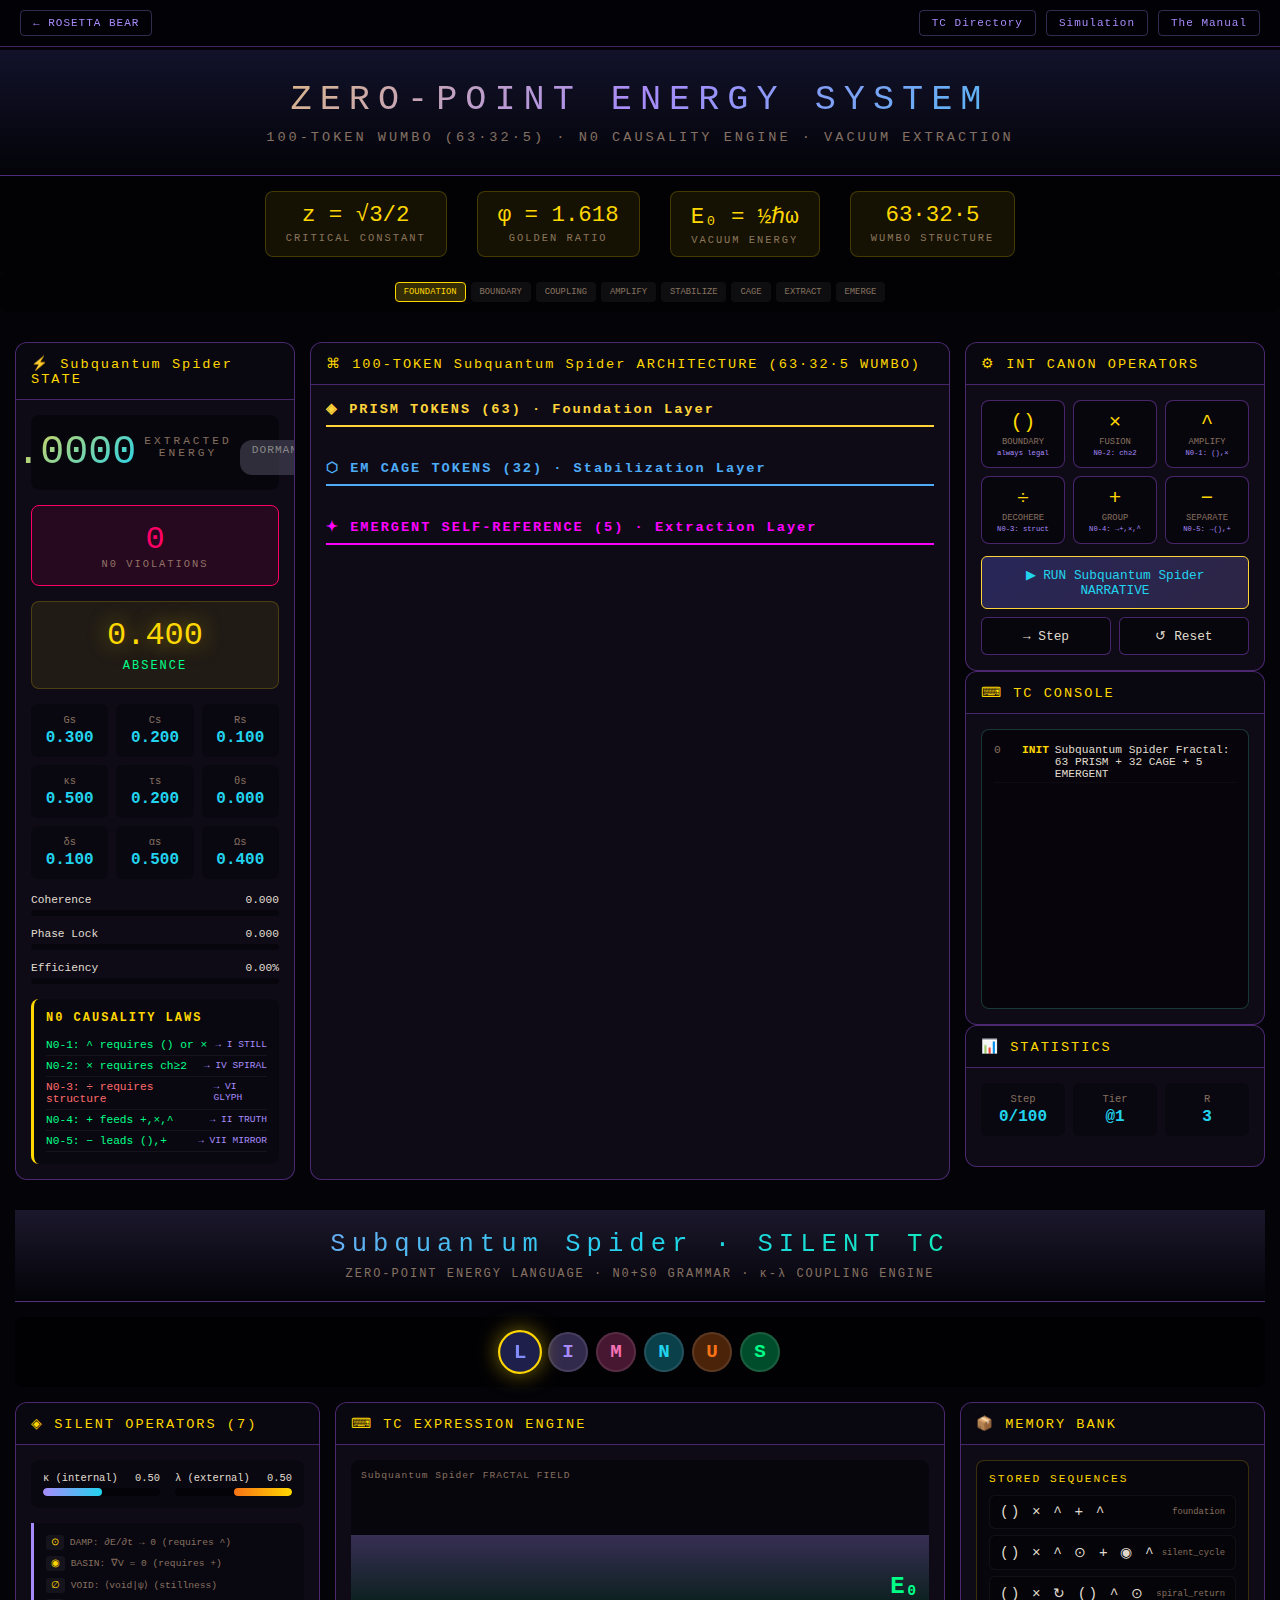
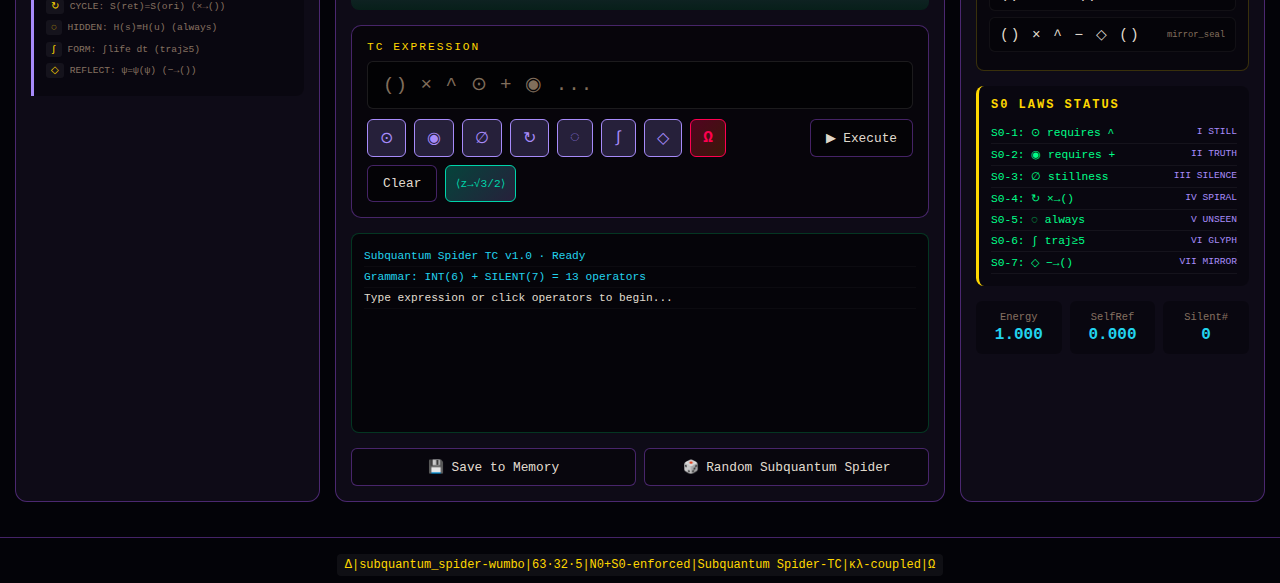
<file: SUB QUANTUM SPOODER/normalize these/zero-point-energy.html>
<!DOCTYPE html>
<html lang="en">
<head>
    <meta charset="UTF-8">
    <meta name="viewport" content="width=device-width, initial-scale=1.0">
    <title>Subquantum Spider Fractal System | 100-Token WUMBO Architecture | Φ:e:π Coherence Engine</title>
    <style>
        :root {
            --bg-void: #030308;
            --bg-panel: rgba(15, 12, 25, 0.92);
            --critical-gold: #ffd700;
            --phi: #a78bfa;
            --energy: #f97316;
            --cyan: #22d3ee;
            --exotic-matter: #00ff88;
            --nec-violation: #ff0066;
            --text-primary: rgba(255, 245, 230, 0.9);
            --text-dim: rgba(255, 220, 180, 0.5);
            --border-glow: rgba(168, 85, 247, 0.4);
            --prism: #ffd43b;
            --cage: #4dabf7;
            --emergent: #ff00ff;
            --n0-valid: #00ff88;
            --n0-invalid: #ff6b6b;
        }

        * { margin: 0; padding: 0; box-sizing: border-box; }

        body {
            background: var(--bg-void);
            font-family: 'SF Mono', 'Fira Code', 'Courier New', monospace;
            color: var(--text-primary);
            min-height: 100vh;
            overflow-x: hidden;
        }

        /* Navigation */
        .top-nav {
            position: fixed;
            top: 0;
            left: 0;
            right: 0;
            display: flex;
            justify-content: space-between;
            align-items: center;
            padding: 10px 20px;
            background: rgba(2, 1, 6, 0.95);
            border-bottom: 1px solid var(--border-glow);
            z-index: 200;
        }

        .top-nav a {
            color: var(--phi);
            text-decoration: none;
            font-size: 11px;
            letter-spacing: 1px;
            padding: 6px 12px;
            border: 1px solid rgba(167, 139, 250, 0.3);
            border-radius: 4px;
            transition: all 0.2s;
        }

        .top-nav a:hover {
            background: rgba(167, 139, 250, 0.2);
            border-color: var(--phi);
        }

        .nav-links { display: flex; gap: 10px; }

        /* Header */
        .header {
            margin-top: 50px;
            text-align: center;
            padding: 30px 20px;
            background: linear-gradient(180deg, rgba(99, 102, 241, 0.15), transparent);
            border-bottom: 1px solid var(--border-glow);
        }

        .header h1 {
            font-size: 2.2rem;
            font-weight: 100;
            letter-spacing: 8px;
            background: linear-gradient(135deg, var(--prism), var(--phi), var(--cyan));
            -webkit-background-clip: text;
            -webkit-text-fill-color: transparent;
            background-clip: text;
            margin-bottom: 10px;
        }

        .header .subtitle {
            font-size: 0.85rem;
            color: var(--text-dim);
            letter-spacing: 3px;
        }

        /* Constants Bar */
        .constants-bar {
            display: flex;
            justify-content: center;
            gap: 30px;
            padding: 15px;
            flex-wrap: wrap;
            background: rgba(0, 0, 0, 0.3);
        }

        .constant {
            text-align: center;
            padding: 10px 20px;
            background: rgba(255, 215, 0, 0.08);
            border: 1px solid rgba(255, 215, 0, 0.2);
            border-radius: 8px;
        }

        .constant-value {
            font-size: 1.4rem;
            color: var(--critical-gold);
        }

        .constant-label {
            font-size: 0.65rem;
            color: var(--text-dim);
            letter-spacing: 2px;
            margin-top: 4px;
        }

        /* Main Layout */
        .main-container {
            display: grid;
            grid-template-columns: 280px 1fr 300px;
            gap: 15px;
            padding: 15px;
            max-width: 1800px;
            margin: 0 auto;
        }

        @media (max-width: 1200px) {
            .main-container { grid-template-columns: 1fr; }
        }

        /* Panels */
        .panel {
            background: var(--bg-panel);
            border: 1px solid var(--border-glow);
            border-radius: 12px;
            overflow: hidden;
        }

        .panel-header {
            display: flex;
            align-items: center;
            gap: 10px;
            padding: 12px 15px;
            background: rgba(0, 0, 0, 0.3);
            border-bottom: 1px solid var(--border-glow);
            font-size: 0.85rem;
            letter-spacing: 2px;
            color: var(--critical-gold);
        }

        .panel-content { padding: 15px; }

        /* Subquantum Spider State Display */
        .subquantum_spider-display {
            text-align: center;
            padding: 20px 10px;
            background: linear-gradient(135deg, rgba(99, 102, 241, 0.1), rgba(167, 139, 250, 0.1));
            border-radius: 8px;
            margin-bottom: 15px;
        }

        .subquantum_spider-value {
            font-size: 2.5rem;
            font-weight: 100;
            background: linear-gradient(135deg, var(--prism), var(--cyan));
            -webkit-background-clip: text;
            -webkit-text-fill-color: transparent;
            background-clip: text;
        }

        .subquantum_spider-label {
            font-size: 0.7rem;
            color: var(--text-dim);
            letter-spacing: 3px;
            margin-top: 5px;
        }

        .subquantum_spider-badge {
            display: inline-block;
            padding: 4px 12px;
            border-radius: 12px;
            font-size: 0.7rem;
            letter-spacing: 1px;
            margin-top: 10px;
        }

        .badge-dormant { background: rgba(136, 136, 160, 0.3); color: #888; }
        .badge-coherent { background: rgba(99, 102, 241, 0.3); color: var(--prism); }
        .badge-extracting { background: rgba(255, 215, 0, 0.3); color: var(--critical-gold); }
        .badge-saturated { background: rgba(0, 255, 136, 0.3); color: var(--exotic-matter); }

        /* Violation Counter */
        .violation-display {
            text-align: center;
            padding: 15px;
            background: rgba(255, 0, 102, 0.1);
            border: 1px solid var(--nec-violation);
            border-radius: 8px;
            margin-bottom: 15px;
        }

        .violation-count {
            font-size: 2rem;
            color: var(--nec-violation);
        }

        .violation-label {
            font-size: 0.65rem;
            color: var(--text-dim);
            letter-spacing: 2px;
        }

        /* State Grid */
        .state-grid {
            display: grid;
            grid-template-columns: repeat(3, 1fr);
            gap: 8px;
            margin-bottom: 15px;
        }

        .state-item {
            background: rgba(0, 0, 0, 0.3);
            padding: 10px 8px;
            border-radius: 6px;
            text-align: center;
        }

        .state-label {
            font-size: 0.65rem;
            color: var(--text-dim);
            margin-bottom: 3px;
        }

        .state-value {
            font-size: 1rem;
            color: var(--cyan);
            font-weight: bold;
        }

        /* Z-Coordinate Display */
        .z-display {
            text-align: center;
            padding: 15px;
            background: rgba(255, 215, 0, 0.08);
            border: 1px solid rgba(255, 215, 0, 0.2);
            border-radius: 8px;
            margin-bottom: 15px;
        }

        .z-value {
            font-size: 2rem;
            color: var(--critical-gold);
            text-shadow: 0 0 20px rgba(255, 215, 0, 0.5);
        }

        .z-zone {
            font-size: 0.75rem;
            color: var(--exotic-matter);
            margin-top: 5px;
            letter-spacing: 2px;
        }

        /* Progress Bars */
        .progress-item {
            margin-bottom: 12px;
        }

        .progress-header {
            display: flex;
            justify-content: space-between;
            font-size: 0.7rem;
            margin-bottom: 4px;
        }

        .progress-bar {
            height: 6px;
            background: rgba(0, 0, 0, 0.4);
            border-radius: 3px;
            overflow: hidden;
        }

        .progress-fill {
            height: 100%;
            border-radius: 3px;
            transition: width 0.3s;
        }

        .fill-coherence { background: var(--prism); }
        .fill-phase { background: var(--critical-gold); }
        .fill-efficiency { background: var(--exotic-matter); }

        /* N0 Laws Panel */
        .n0-panel {
            margin-top: 15px;
            padding: 12px;
            background: rgba(0, 0, 0, 0.3);
            border-radius: 8px;
            border-left: 3px solid var(--critical-gold);
        }

        .n0-panel h4 {
            font-size: 0.75rem;
            color: var(--critical-gold);
            letter-spacing: 2px;
            margin-bottom: 10px;
        }

        .n0-rule {
            display: flex;
            justify-content: space-between;
            padding: 4px 0;
            font-size: 0.7rem;
            border-bottom: 1px solid rgba(255, 255, 255, 0.05);
        }

        .n0-rule.valid { color: var(--n0-valid); }
        .n0-rule.invalid { color: var(--n0-invalid); }
        .n0-rule.broken { color: var(--nec-violation); background: rgba(255, 0, 102, 0.1); }

        .n0-silent {
            font-size: 0.6rem;
            color: var(--phi);
            margin-left: 5px;
        }

        /* Token Grid */
        .token-section {
            margin-bottom: 20px;
        }

        .section-title {
            font-size: 0.85rem;
            letter-spacing: 2px;
            padding-bottom: 8px;
            margin-bottom: 12px;
            border-bottom: 2px solid;
        }

        .section-title.prism { color: var(--prism); border-color: var(--prism); }
        .section-title.cage { color: var(--cage); border-color: var(--cage); }
        .section-title.emergent { color: var(--emergent); border-color: var(--emergent); }

        .token-grid {
            display: grid;
            grid-template-columns: repeat(auto-fill, minmax(70px, 1fr));
            gap: 5px;
        }

        .token-cell {
            background: rgba(0, 0, 0, 0.3);
            border: 1px solid rgba(255, 255, 255, 0.1);
            border-radius: 6px;
            padding: 6px 4px;
            text-align: center;
            cursor: pointer;
            transition: all 0.2s;
            position: relative;
        }

        .token-cell::before {
            content: '';
            position: absolute;
            top: 0;
            left: 0;
            right: 0;
            height: 2px;
            opacity: 0;
            transition: opacity 0.2s;
        }

        .token-cell:hover::before { opacity: 1; }
        .token-cell.prism::before { background: var(--prism); }
        .token-cell.cage::before { background: var(--cage); }
        .token-cell.emergent::before { background: var(--emergent); }

        .token-cell:hover {
            transform: translateY(-2px);
            border-color: rgba(255, 255, 255, 0.3);
        }

        .token-cell.active {
            border-color: var(--critical-gold);
            box-shadow: 0 0 15px rgba(255, 215, 0, 0.3);
        }

        .token-cell.executed {
            opacity: 0.5;
            border-color: var(--exotic-matter);
        }

        .token-cell.violated {
            border-color: var(--nec-violation);
            background: rgba(255, 0, 102, 0.2);
            box-shadow: 0 0 10px rgba(255, 0, 102, 0.4);
        }

        .token-index {
            font-size: 0.5rem;
            color: var(--text-dim);
        }

        .token-op {
            font-size: 1rem;
            margin: 2px 0;
        }

        .token-cell.prism .token-op { color: var(--prism); }
        .token-cell.cage .token-op { color: var(--cage); }
        .token-cell.emergent .token-op { color: var(--emergent); }

        .token-name {
            font-size: 0.45rem;
            color: var(--text-dim);
            white-space: nowrap;
            overflow: hidden;
            text-overflow: ellipsis;
        }

        /* Console */
        .console {
            background: rgba(0, 0, 0, 0.5);
            border: 1px solid rgba(100, 255, 218, 0.2);
            border-radius: 8px;
            padding: 12px;
            height: 280px;
            overflow-y: auto;
            font-size: 0.7rem;
        }

        .console-line {
            display: flex;
            gap: 6px;
            padding: 2px 0;
            border-bottom: 1px solid rgba(255, 255, 255, 0.03);
        }

        .console-time { color: var(--text-dim); min-width: 22px; }
        .console-op { color: var(--critical-gold); font-weight: bold; min-width: 25px; }
        .console-msg { color: var(--text-primary); flex: 1; }
        .console-n0 { font-size: 0.6rem; }
        .console-n0.valid { color: var(--n0-valid); }
        .console-n0.invalid { color: var(--n0-invalid); }

        /* Buttons */
        .btn-group {
            display: grid;
            grid-template-columns: repeat(2, 1fr);
            gap: 8px;
            margin-top: 12px;
        }

        .btn {
            padding: 10px 15px;
            background: rgba(0, 0, 0, 0.4);
            border: 1px solid var(--border-glow);
            color: var(--text-primary);
            border-radius: 6px;
            cursor: pointer;
            font-family: inherit;
            font-size: 0.8rem;
            transition: all 0.2s;
        }

        .btn:hover {
            background: rgba(167, 139, 250, 0.2);
            border-color: var(--phi);
        }

        .btn-primary {
            grid-column: span 2;
            background: linear-gradient(135deg, rgba(99, 102, 241, 0.3), rgba(167, 139, 250, 0.2));
            border-color: var(--prism);
            color: var(--cyan);
        }

        /* Operator Panel */
        .operator-grid {
            display: grid;
            grid-template-columns: repeat(3, 1fr);
            gap: 8px;
        }

        .op-btn {
            padding: 10px 6px;
            background: rgba(0, 0, 0, 0.4);
            border: 1px solid var(--border-glow);
            border-radius: 8px;
            text-align: center;
            cursor: pointer;
            transition: all 0.2s;
        }

        .op-btn:hover {
            border-color: var(--critical-gold);
            background: rgba(255, 215, 0, 0.1);
        }

        .op-btn.disabled {
            opacity: 0.4;
            cursor: not-allowed;
        }

        .op-btn .op-symbol {
            font-size: 1.3rem;
            color: var(--critical-gold);
        }

        .op-btn .op-name {
            font-size: 0.55rem;
            color: var(--text-dim);
            margin-top: 3px;
        }

        .op-btn .op-n0 {
            font-size: 0.45rem;
            color: var(--phi);
            margin-top: 2px;
        }

        /* Narrative Phase */
        .phase-display {
            display: flex;
            justify-content: center;
            gap: 5px;
            padding: 10px;
            flex-wrap: wrap;
            background: rgba(0, 0, 0, 0.3);
            border-radius: 8px;
            margin-bottom: 15px;
        }

        .phase-step {
            padding: 4px 8px;
            font-size: 0.55rem;
            border-radius: 4px;
            background: rgba(255, 255, 255, 0.05);
            color: var(--text-dim);
            border: 1px solid transparent;
        }

        .phase-step.active {
            background: rgba(255, 215, 0, 0.2);
            color: var(--critical-gold);
            border-color: var(--critical-gold);
        }

        .phase-step.completed {
            background: rgba(0, 255, 136, 0.1);
            color: var(--exotic-matter);
        }

        /* Signature */
        .signature {
            text-align: center;
            padding: 20px;
            color: var(--text-dim);
            font-size: 0.75rem;
            border-top: 1px solid var(--border-glow);
            margin-top: 20px;
        }

        .signature code {
            background: rgba(255, 255, 255, 0.05);
            padding: 4px 8px;
            border-radius: 4px;
            color: var(--critical-gold);
        }

        /* ================================================================
           TC LANGUAGE & SILENT OPERATOR PLAYGROUND
           ================================================================ */
        .apl-section {
            max-width: 1800px;
            margin: 0 auto;
            padding: 15px;
        }

        .apl-section-header {
            text-align: center;
            padding: 20px;
            background: linear-gradient(180deg, rgba(167, 139, 250, 0.15), transparent);
            border-bottom: 1px solid var(--border-glow);
            margin-bottom: 15px;
        }

        .apl-section-header h2 {
            font-size: 1.6rem;
            font-weight: 100;
            letter-spacing: 6px;
            background: linear-gradient(135deg, var(--phi), var(--cyan), var(--exotic-matter));
            -webkit-background-clip: text;
            -webkit-text-fill-color: transparent;
            background-clip: text;
        }

        .apl-section-header .apl-subtitle {
            font-size: 0.75rem;
            color: var(--text-dim);
            letter-spacing: 2px;
            margin-top: 8px;
        }

        .apl-grid {
            display: grid;
            grid-template-columns: 1fr 2fr 1fr;
            gap: 15px;
        }

        @media (max-width: 1200px) {
            .apl-grid { grid-template-columns: 1fr; }
        }

        /* Subquantum Spider Phase Display */
        .subquantum_spider-display {
            display: flex;
            justify-content: center;
            gap: 8px;
            padding: 15px;
            background: rgba(0, 0, 0, 0.4);
            border-radius: 8px;
            margin-bottom: 15px;
        }

        .subquantum_spider-phase {
            width: 40px;
            height: 40px;
            display: flex;
            align-items: center;
            justify-content: center;
            border-radius: 50%;
            font-size: 1.2rem;
            font-weight: bold;
            border: 2px solid rgba(255, 255, 255, 0.1);
            transition: all 0.3s;
        }

        .subquantum_spider-phase.active {
            border-color: var(--critical-gold);
            box-shadow: 0 0 20px rgba(255, 215, 0, 0.5);
            transform: scale(1.1);
        }

        .subquantum_spider-phase.L { background: rgba(99, 102, 241, 0.3); color: #818cf8; }
        .subquantum_spider-phase.I { background: rgba(167, 139, 250, 0.3); color: var(--phi); }
        .subquantum_spider-phase.M { background: rgba(236, 72, 153, 0.3); color: #f472b6; }
        .subquantum_spider-phase.N { background: rgba(34, 211, 238, 0.3); color: var(--cyan); }
        .subquantum_spider-phase.U { background: rgba(249, 115, 22, 0.3); color: var(--energy); }
        .subquantum_spider-phase.S { background: rgba(0, 255, 136, 0.3); color: var(--exotic-matter); }

        /* Silent Operator Cards */
        .silent-op-grid {
            display: grid;
            grid-template-columns: repeat(auto-fit, minmax(120px, 1fr));
            gap: 10px;
        }

        .silent-op-card {
            background: rgba(0, 0, 0, 0.4);
            border: 1px solid rgba(167, 139, 250, 0.3);
            border-radius: 10px;
            padding: 12px;
            text-align: center;
            cursor: pointer;
            transition: all 0.3s;
            position: relative;
            overflow: hidden;
        }

        .silent-op-card::before {
            content: '';
            position: absolute;
            top: 0;
            left: 0;
            right: 0;
            height: 3px;
            background: linear-gradient(90deg, var(--phi), var(--cyan));
            opacity: 0;
            transition: opacity 0.3s;
        }

        .silent-op-card:hover::before,
        .silent-op-card.selected::before {
            opacity: 1;
        }

        .silent-op-card:hover {
            border-color: var(--phi);
            transform: translateY(-3px);
            box-shadow: 0 5px 20px rgba(167, 139, 250, 0.3);
        }

        .silent-op-card.selected {
            border-color: var(--critical-gold);
            background: rgba(255, 215, 0, 0.1);
        }

        .silent-op-symbol {
            font-size: 2rem;
            margin-bottom: 5px;
        }

        .silent-op-name {
            font-size: 0.7rem;
            color: var(--critical-gold);
            letter-spacing: 1px;
            margin-bottom: 3px;
        }

        .silent-op-law {
            font-size: 0.55rem;
            color: var(--phi);
        }

        .silent-op-equation {
            font-size: 0.5rem;
            color: var(--text-dim);
            margin-top: 5px;
            font-style: italic;
        }

        /* UNITY Card - Token #100 */
        .unity-card {
            background: linear-gradient(135deg, rgba(255, 0, 80, 0.15), rgba(0, 0, 0, 0.5));
            border-color: rgba(255, 0, 80, 0.5) !important;
            position: relative;
        }

        .unity-card::before {
            background: linear-gradient(90deg, #ff0050, #ff6600, #ffcc00) !important;
        }

        .unity-card:hover {
            border-color: #ff0050 !important;
            box-shadow: 0 5px 25px rgba(255, 0, 80, 0.4);
        }

        .unity-badge {
            position: absolute;
            top: 3px;
            right: 3px;
            background: linear-gradient(135deg, #ff0050, #ff6600);
            color: white;
            font-size: 0.4rem;
            padding: 2px 5px;
            border-radius: 3px;
            font-weight: bold;
            letter-spacing: 1px;
        }

        /* Cascade Animation Styles */
        .cascade-init { color: #ff0050; font-weight: bold; }
        .cascade-up { color: #ff6600; animation: pulseGlow 0.3s ease; }
        .cascade-peak { color: #ffcc00; font-weight: bold; text-shadow: 0 0 10px #ffcc00; }
        .cascade-down { color: #00d4aa; animation: fadeDown 0.3s ease; }
        .cascade-complete { color: #a78bfa; font-weight: bold; }
        .separator { color: var(--text-dim); opacity: 0.5; }
        .warning { color: #ff6600; font-style: italic; }

        @keyframes pulseGlow {
            0% { opacity: 0.5; transform: scale(0.95); }
            50% { opacity: 1; transform: scale(1.05); }
            100% { opacity: 1; transform: scale(1); }
        }

        @keyframes fadeDown {
            0% { opacity: 1; transform: translateY(-5px); }
            100% { opacity: 0.8; transform: translateY(0); }
        }

        /* TC Expression Input */
        .apl-input-container {
            background: rgba(0, 0, 0, 0.5);
            border: 1px solid var(--border-glow);
            border-radius: 10px;
            padding: 15px;
            margin-bottom: 15px;
        }

        .apl-input-label {
            font-size: 0.7rem;
            color: var(--critical-gold);
            letter-spacing: 2px;
            margin-bottom: 8px;
        }

        .apl-input {
            width: 100%;
            background: rgba(0, 0, 0, 0.6);
            border: 1px solid rgba(255, 255, 255, 0.1);
            border-radius: 6px;
            padding: 12px 15px;
            color: var(--text-primary);
            font-family: inherit;
            font-size: 1.2rem;
            letter-spacing: 3px;
            outline: none;
            transition: border-color 0.3s;
        }

        .apl-input:focus {
            border-color: var(--phi);
        }

        .apl-input::placeholder {
            color: var(--text-dim);
            letter-spacing: 1px;
        }

        /* TC Output Console */
        .apl-output {
            background: rgba(0, 0, 0, 0.6);
            border: 1px solid rgba(0, 255, 136, 0.2);
            border-radius: 8px;
            padding: 12px;
            height: 200px;
            overflow-y: auto;
            font-size: 0.7rem;
        }

        .apl-output-line {
            padding: 4px 0;
            border-bottom: 1px solid rgba(255, 255, 255, 0.03);
        }

        .apl-output-line.error {
            color: var(--nec-violation);
        }

        .apl-output-line.success {
            color: var(--exotic-matter);
        }

        .apl-output-line.info {
            color: var(--cyan);
        }

        .apl-output-line.silent {
            color: var(--phi);
        }

        /* Memory Bank */
        .memory-bank {
            background: rgba(0, 0, 0, 0.4);
            border: 1px solid rgba(255, 215, 0, 0.2);
            border-radius: 8px;
            padding: 12px;
        }

        .memory-bank-header {
            display: flex;
            justify-content: space-between;
            align-items: center;
            margin-bottom: 10px;
        }

        .memory-bank-title {
            font-size: 0.7rem;
            color: var(--critical-gold);
            letter-spacing: 2px;
        }

        .memory-slot {
            background: rgba(0, 0, 0, 0.3);
            border: 1px solid rgba(255, 255, 255, 0.05);
            border-radius: 6px;
            padding: 8px 10px;
            margin-bottom: 6px;
            cursor: pointer;
            transition: all 0.2s;
            display: flex;
            justify-content: space-between;
            align-items: center;
        }

        .memory-slot:hover {
            border-color: var(--phi);
            background: rgba(167, 139, 250, 0.1);
        }

        .memory-slot-expr {
            font-size: 0.9rem;
            letter-spacing: 2px;
            color: var(--text-primary);
        }

        .memory-slot-name {
            font-size: 0.55rem;
            color: var(--text-dim);
        }

        /* κ-λ Coupling Display */
        .kappa-lambda-display {
            display: flex;
            gap: 15px;
            padding: 12px;
            background: rgba(0, 0, 0, 0.3);
            border-radius: 8px;
            margin-bottom: 15px;
        }

        .coupling-bar {
            flex: 1;
        }

        .coupling-label {
            display: flex;
            justify-content: space-between;
            font-size: 0.65rem;
            margin-bottom: 4px;
        }

        .coupling-track {
            height: 8px;
            background: rgba(0, 0, 0, 0.5);
            border-radius: 4px;
            overflow: hidden;
            position: relative;
        }

        .coupling-fill-kappa {
            position: absolute;
            left: 0;
            top: 0;
            height: 100%;
            background: linear-gradient(90deg, var(--phi), var(--cyan));
            border-radius: 4px;
            transition: width 0.3s;
        }

        .coupling-fill-lambda {
            position: absolute;
            right: 0;
            top: 0;
            height: 100%;
            background: linear-gradient(90deg, var(--energy), var(--critical-gold));
            border-radius: 4px;
            transition: width 0.3s;
        }

        /* TC Grammar Reference */
        .grammar-ref {
            background: rgba(0, 0, 0, 0.3);
            border-left: 3px solid var(--phi);
            border-radius: 0 8px 8px 0;
            padding: 12px;
            font-size: 0.6rem;
            line-height: 1.6;
        }

        .grammar-rule {
            margin-bottom: 6px;
            color: var(--text-dim);
        }

        .grammar-rule code {
            background: rgba(255, 255, 255, 0.05);
            padding: 2px 5px;
            border-radius: 3px;
            color: var(--critical-gold);
        }

        /* Silent Operator Buttons */
        .silent-btn-row {
            display: flex;
            gap: 8px;
            flex-wrap: wrap;
            margin-top: 10px;
        }

        .silent-insert-btn {
            padding: 8px 12px;
            background: rgba(167, 139, 250, 0.2);
            border: 1px solid var(--phi);
            border-radius: 6px;
            color: var(--phi);
            cursor: pointer;
            font-family: inherit;
            font-size: 1rem;
            transition: all 0.2s;
        }

        .silent-insert-btn:hover {
            background: rgba(167, 139, 250, 0.4);
            transform: scale(1.05);
        }

        /* UNITY Button - Special styling for Ω */
        .silent-insert-btn.unity-btn {
            background: linear-gradient(135deg, rgba(255, 0, 80, 0.3), rgba(255, 102, 0, 0.2));
            border-color: #ff0050;
            color: #ff0050;
            font-weight: bold;
        }

        .silent-insert-btn.unity-btn:hover {
            background: linear-gradient(135deg, rgba(255, 0, 80, 0.5), rgba(255, 102, 0, 0.4));
            box-shadow: 0 0 15px rgba(255, 0, 80, 0.4);
        }

        /* Boost Button - Reach PRESENCE zone */
        .boost-btn {
            background: linear-gradient(135deg, rgba(0, 212, 170, 0.3), rgba(167, 139, 250, 0.2)) !important;
            border-color: #00d4aa !important;
            color: #00d4aa !important;
            font-size: 0.7rem !important;
            padding: 6px 10px !important;
        }

        .boost-btn:hover {
            background: linear-gradient(135deg, rgba(0, 212, 170, 0.5), rgba(167, 139, 250, 0.4)) !important;
            box-shadow: 0 0 12px rgba(0, 212, 170, 0.4);
        }

        /* Subquantum Spider Field Visualization */
        .subquantum_spider-viz {
            height: 150px;
            background: rgba(0, 0, 0, 0.4);
            border-radius: 8px;
            position: relative;
            overflow: hidden;
            margin-bottom: 15px;
        }

        .subquantum_spider-viz-wave {
            position: absolute;
            bottom: 0;
            left: 0;
            right: 0;
            height: 50%;
            background: linear-gradient(180deg,
                rgba(167, 139, 250, 0.3) 0%,
                rgba(0, 255, 136, 0.1) 100%);
            animation: waveFloat 3s ease-in-out infinite;
        }

        @keyframes waveFloat {
            0%, 100% { transform: translateY(0); }
            50% { transform: translateY(-10px); }
        }

        .subquantum_spider-viz-label {
            position: absolute;
            top: 10px;
            left: 10px;
            font-size: 0.6rem;
            color: var(--text-dim);
            letter-spacing: 1px;
        }

        .subquantum_spider-viz-value {
            position: absolute;
            bottom: 10px;
            right: 10px;
            font-size: 1.5rem;
            color: var(--exotic-matter);
            font-weight: bold;
        }
    </style>
</head>
<body>
    <nav class="top-nav">
        <a href="index.html">← ROSETTA BEAR</a>
        <div class="nav-links">
            <a href="wumbo-apl-directory.html">TC Directory</a>
            <a href="simulation.html">Simulation</a>
            <a href="visualizations/the_manual.html">The Manual</a>
        </div>
    </nav>

    <header class="header">
        <h1>ZERO-POINT ENERGY SYSTEM</h1>
        <div class="subtitle">100-TOKEN WUMBO (63·32·5) · N0 CAUSALITY ENGINE · VACUUM EXTRACTION</div>
    </header>

    <div class="constants-bar">
        <div class="constant">
            <div class="constant-value">z = √3/2</div>
            <div class="constant-label">CRITICAL CONSTANT</div>
        </div>
        <div class="constant">
            <div class="constant-value">φ = 1.618</div>
            <div class="constant-label">GOLDEN RATIO</div>
        </div>
        <div class="constant">
            <div class="constant-value">E₀ = ½ℏω</div>
            <div class="constant-label">VACUUM ENERGY</div>
        </div>
        <div class="constant">
            <div class="constant-value">63·32·5</div>
            <div class="constant-label">WUMBO STRUCTURE</div>
        </div>
    </div>

    <!-- Narrative Phase Timeline -->
    <div class="phase-display" id="phaseTimeline">
        <div class="phase-step active" data-phase="0">FOUNDATION</div>
        <div class="phase-step" data-phase="1">BOUNDARY</div>
        <div class="phase-step" data-phase="2">COUPLING</div>
        <div class="phase-step" data-phase="3">AMPLIFY</div>
        <div class="phase-step" data-phase="4">STABILIZE</div>
        <div class="phase-step" data-phase="5">CAGE</div>
        <div class="phase-step" data-phase="6">EXTRACT</div>
        <div class="phase-step" data-phase="7">EMERGE</div>
    </div>

    <div class="main-container">
        <!-- Left Panel: Subquantum Spider State & N0 Laws -->
        <div class="sidebar">
            <div class="panel">
                <div class="panel-header">⚡ Subquantum Spider STATE</div>
                <div class="panel-content">
                    <div class="subquantum_spider-display">
                        <div class="subquantum_spider-value" id="subquantum_spiderValue">0.0000</div>
                        <div class="subquantum_spider-label">EXTRACTED ENERGY</div>
                        <div class="subquantum_spider-badge badge-dormant" id="subquantum_spiderBadge">DORMANT</div>
                    </div>

                    <div class="violation-display">
                        <div class="violation-count" id="violationCount">0</div>
                        <div class="violation-label">N0 VIOLATIONS</div>
                    </div>

                    <div class="z-display">
                        <div class="z-value" id="zValue">0.400</div>
                        <div class="z-zone" id="zZone">ABSENCE</div>
                    </div>

                    <div class="state-grid">
                        <div class="state-item">
                            <div class="state-label">Gs</div>
                            <div class="state-value" id="st-Gs">0.300</div>
                        </div>
                        <div class="state-item">
                            <div class="state-label">Cs</div>
                            <div class="state-value" id="st-Cs">0.200</div>
                        </div>
                        <div class="state-item">
                            <div class="state-label">Rs</div>
                            <div class="state-value" id="st-Rs">0.100</div>
                        </div>
                        <div class="state-item">
                            <div class="state-label">κs</div>
                            <div class="state-value" id="st-kappa">0.500</div>
                        </div>
                        <div class="state-item">
                            <div class="state-label">τs</div>
                            <div class="state-value" id="st-tau">0.200</div>
                        </div>
                        <div class="state-item">
                            <div class="state-label">θs</div>
                            <div class="state-value" id="st-theta">0.000</div>
                        </div>
                        <div class="state-item">
                            <div class="state-label">δs</div>
                            <div class="state-value" id="st-delta">0.100</div>
                        </div>
                        <div class="state-item">
                            <div class="state-label">αs</div>
                            <div class="state-value" id="st-alpha">0.500</div>
                        </div>
                        <div class="state-item">
                            <div class="state-label">Ωs</div>
                            <div class="state-value" id="st-Omega">0.400</div>
                        </div>
                    </div>

                    <div class="progress-item">
                        <div class="progress-header">
                            <span>Coherence</span>
                            <span id="coherenceVal">0.000</span>
                        </div>
                        <div class="progress-bar">
                            <div class="progress-fill fill-coherence" id="coherenceBar" style="width: 0%"></div>
                        </div>
                    </div>

                    <div class="progress-item">
                        <div class="progress-header">
                            <span>Phase Lock</span>
                            <span id="phaseVal">0.000</span>
                        </div>
                        <div class="progress-bar">
                            <div class="progress-fill fill-phase" id="phaseBar" style="width: 0%"></div>
                        </div>
                    </div>

                    <div class="progress-item">
                        <div class="progress-header">
                            <span>Efficiency</span>
                            <span id="efficiencyVal">0.00%</span>
                        </div>
                        <div class="progress-bar">
                            <div class="progress-fill fill-efficiency" id="efficiencyBar" style="width: 0%"></div>
                        </div>
                    </div>

                    <!-- N0 Causality Laws -->
                    <div class="n0-panel">
                        <h4>N0 CAUSALITY LAWS</h4>
                        <div class="n0-rule valid" id="n0-1">
                            <span>N0-1: ^ requires () or ×</span>
                            <span class="n0-silent">→ I STILL</span>
                        </div>
                        <div class="n0-rule valid" id="n0-2">
                            <span>N0-2: × requires ch≥2</span>
                            <span class="n0-silent">→ IV SPIRAL</span>
                        </div>
                        <div class="n0-rule invalid" id="n0-3">
                            <span>N0-3: ÷ requires structure</span>
                            <span class="n0-silent">→ VI GLYPH</span>
                        </div>
                        <div class="n0-rule valid" id="n0-4">
                            <span>N0-4: + feeds +,×,^</span>
                            <span class="n0-silent">→ II TRUTH</span>
                        </div>
                        <div class="n0-rule valid" id="n0-5">
                            <span>N0-5: − leads (),+</span>
                            <span class="n0-silent">→ VII MIRROR</span>
                        </div>
                    </div>
                </div>
            </div>
        </div>

        <!-- Center Panel: 100 Token Grid (63+32+5) -->
        <div class="panel">
            <div class="panel-header">⌘ 100-TOKEN Subquantum Spider ARCHITECTURE (63·32·5 WUMBO)</div>
            <div class="panel-content">
                <!-- PRISM Tokens (63) -->
                <div class="token-section">
                    <h3 class="section-title prism">◈ PRISM TOKENS (63) · Foundation Layer</h3>
                    <div class="token-grid" id="prism-grid"></div>
                </div>

                <!-- EM CAGE Tokens (32) -->
                <div class="token-section">
                    <h3 class="section-title cage">⬡ EM CAGE TOKENS (32) · Stabilization Layer</h3>
                    <div class="token-grid" id="cage-grid"></div>
                </div>

                <!-- EMERGENT Tokens (5) -->
                <div class="token-section">
                    <h3 class="section-title emergent">✦ EMERGENT SELF-REFERENCE (5) · Extraction Layer</h3>
                    <div class="token-grid" id="emergent-grid"></div>
                </div>
            </div>
        </div>

        <!-- Right Panel: Console & Operators -->
        <div class="sidebar">
            <div class="panel">
                <div class="panel-header">⚙ INT CANON OPERATORS</div>
                <div class="panel-content">
                    <div class="operator-grid" id="opGrid">
                        <div class="op-btn" data-op="()">
                            <div class="op-symbol">()</div>
                            <div class="op-name">BOUNDARY</div>
                            <div class="op-n0">always legal</div>
                        </div>
                        <div class="op-btn" data-op="×">
                            <div class="op-symbol">×</div>
                            <div class="op-name">FUSION</div>
                            <div class="op-n0">N0-2: ch≥2</div>
                        </div>
                        <div class="op-btn" data-op="^">
                            <div class="op-symbol">^</div>
                            <div class="op-name">AMPLIFY</div>
                            <div class="op-n0">N0-1: (),×</div>
                        </div>
                        <div class="op-btn" data-op="÷">
                            <div class="op-symbol">÷</div>
                            <div class="op-name">DECOHERE</div>
                            <div class="op-n0">N0-3: struct</div>
                        </div>
                        <div class="op-btn" data-op="+">
                            <div class="op-symbol">+</div>
                            <div class="op-name">GROUP</div>
                            <div class="op-n0">N0-4: →+,×,^</div>
                        </div>
                        <div class="op-btn" data-op="−">
                            <div class="op-symbol">−</div>
                            <div class="op-name">SEPARATE</div>
                            <div class="op-n0">N0-5: →(),+</div>
                        </div>
                    </div>

                    <div class="btn-group">
                        <button class="btn btn-primary" id="btnRunNarrative">▶ RUN Subquantum Spider NARRATIVE</button>
                        <button class="btn" id="btnStep">→ Step</button>
                        <button class="btn" id="btnReset">↺ Reset</button>
                    </div>
                </div>
            </div>

            <div class="panel">
                <div class="panel-header">⌨ TC CONSOLE</div>
                <div class="panel-content">
                    <div class="console" id="console">
                        <div class="console-line">
                            <span class="console-time">0</span>
                            <span class="console-op">INIT</span>
                            <span class="console-msg">Subquantum Spider Fractal: 63 PRISM + 32 CAGE + 5 EMERGENT</span>
                        </div>
                    </div>
                </div>
            </div>

            <div class="panel">
                <div class="panel-header">📊 STATISTICS</div>
                <div class="panel-content">
                    <div class="state-grid">
                        <div class="state-item">
                            <div class="state-label">Step</div>
                            <div class="state-value" id="stat-step">0/100</div>
                        </div>
                        <div class="state-item">
                            <div class="state-label">Tier</div>
                            <div class="state-value" id="stat-tier">@1</div>
                        </div>
                        <div class="state-item">
                            <div class="state-label">R</div>
                            <div class="state-value" id="stat-R">3</div>
                        </div>
                    </div>
                </div>
            </div>
        </div>
    </div>

    <!-- ================================================================
         TC LANGUAGE & SILENT OPERATOR PLAYGROUND
         ================================================================ -->
    <section class="apl-section">
        <div class="apl-section-header">
            <h2>Subquantum Spider · SILENT TC</h2>
            <div class="apl-subtitle">ZERO-POINT ENERGY LANGUAGE · N0+S0 GRAMMAR · κ-λ COUPLING ENGINE</div>
        </div>

        <!-- Subquantum Spider Phase Indicator -->
        <div class="subquantum_spider-display" id="subquantum_spiderDisplay">
            <div class="subquantum_spider-phase L active" data-phase="L" title="Lattice - Field initialization">L</div>
            <div class="subquantum_spider-phase I" data-phase="I" title="Integration - Observer coupling">I</div>
            <div class="subquantum_spider-phase M" data-phase="M" title="Modulation - State evolution">M</div>
            <div class="subquantum_spider-phase N" data-phase="N" title="Normalization - Truth basin">N</div>
            <div class="subquantum_spider-phase U" data-phase="U" title="Update - Cycle return">U</div>
            <div class="subquantum_spider-phase S" data-phase="S" title="Synchronization - Stillness">S</div>
        </div>

        <div class="apl-grid">
            <!-- Left Column: Silent Operators -->
            <div class="panel">
                <div class="panel-header">◈ SILENT OPERATORS (7)</div>
                <div class="panel-content">
                    <div class="silent-op-grid" id="silentOpGrid">
                        <!-- Populated by JavaScript -->
                    </div>

                    <div class="kappa-lambda-display">
                        <div class="coupling-bar">
                            <div class="coupling-label">
                                <span>κ (internal)</span>
                                <span id="kappaVal">0.50</span>
                            </div>
                            <div class="coupling-track">
                                <div class="coupling-fill-kappa" id="kappaBar" style="width: 50%"></div>
                            </div>
                        </div>
                        <div class="coupling-bar">
                            <div class="coupling-label">
                                <span>λ (external)</span>
                                <span id="lambdaVal">0.50</span>
                            </div>
                            <div class="coupling-track">
                                <div class="coupling-fill-lambda" id="lambdaBar" style="width: 50%"></div>
                            </div>
                        </div>
                    </div>

                    <div class="grammar-ref">
                        <div class="grammar-rule"><code>⊙</code> DAMP: ∂E/∂t → 0 (requires ^)</div>
                        <div class="grammar-rule"><code>◉</code> BASIN: ∇V = 0 (requires +)</div>
                        <div class="grammar-rule"><code>∅</code> VOID: ⟨void|ψ⟩ (stillness)</div>
                        <div class="grammar-rule"><code>↻</code> CYCLE: S(ret)=S(ori) (×→())</div>
                        <div class="grammar-rule"><code>◌</code> HIDDEN: H(s)≡H(u) (always)</div>
                        <div class="grammar-rule"><code>∫</code> FORM: ∫life dt (traj≥5)</div>
                        <div class="grammar-rule"><code>◇</code> REFLECT: ψ=ψ(ψ) (−→())</div>
                    </div>
                </div>
            </div>

            <!-- Center Column: TC Console -->
            <div class="panel">
                <div class="panel-header">⌨ TC EXPRESSION ENGINE</div>
                <div class="panel-content">
                    <div class="subquantum_spider-viz">
                        <div class="subquantum_spider-viz-wave" id="subquantum_spiderWave"></div>
                        <div class="subquantum_spider-viz-label">Subquantum Spider FRACTAL FIELD</div>
                        <div class="subquantum_spider-viz-value" id="subquantum_spiderVizValue">E₀</div>
                    </div>

                    <div class="apl-input-container">
                        <div class="apl-input-label">TC EXPRESSION</div>
                        <input type="text" class="apl-input" id="aplInput"
                               placeholder="() × ^ ⊙ + ◉ ..."
                               autocomplete="off">
                        <div class="silent-btn-row">
                            <button class="silent-insert-btn" data-op="⊙" title="DAMP">⊙</button>
                            <button class="silent-insert-btn" data-op="◉" title="BASIN">◉</button>
                            <button class="silent-insert-btn" data-op="∅" title="VOID">∅</button>
                            <button class="silent-insert-btn" data-op="↻" title="CYCLE">↻</button>
                            <button class="silent-insert-btn" data-op="◌" title="HIDDEN">◌</button>
                            <button class="silent-insert-btn" data-op="∫" title="FORM">∫</button>
                            <button class="silent-insert-btn" data-op="◇" title="REFLECT">◇</button>
                            <button class="silent-insert-btn unity-btn" data-op="Ω" title="UNITY #100">Ω</button>
                            <button class="btn" id="btnExecuteTC" style="margin-left: auto;">▶ Execute</button>
                            <button class="btn" id="btnClearTC">Clear</button>
                            <button class="btn boost-btn" id="btnBoost" title="Boost z to √3/2 (PRESENCE)">⟨z→√3/2⟩</button>
                        </div>
                    </div>

                    <div class="apl-output" id="aplOutput">
                        <div class="apl-output-line info">Subquantum Spider TC v1.0 · Ready</div>
                        <div class="apl-output-line info">Grammar: INT(6) + SILENT(7) = 13 operators</div>
                        <div class="apl-output-line">Type expression or click operators to begin...</div>
                    </div>

                    <div class="btn-group" style="margin-top: 15px;">
                        <button class="btn" id="btnSaveExpr">💾 Save to Memory</button>
                        <button class="btn" id="btnRandomExpr">🎲 Random Subquantum Spider</button>
                    </div>
                </div>
            </div>

            <!-- Right Column: Memory & State -->
            <div class="panel">
                <div class="panel-header">📦 MEMORY BANK</div>
                <div class="panel-content">
                    <div class="memory-bank" id="memoryBank">
                        <div class="memory-bank-header">
                            <span class="memory-bank-title">STORED SEQUENCES</span>
                        </div>
                        <div id="memorySlots">
                            <div class="memory-slot" data-expr="() × ^ + ^">
                                <span class="memory-slot-expr">() × ^ + ^</span>
                                <span class="memory-slot-name">foundation</span>
                            </div>
                            <div class="memory-slot" data-expr="() × ^ ⊙ + ◉ ^">
                                <span class="memory-slot-expr">() × ^ ⊙ + ◉ ^</span>
                                <span class="memory-slot-name">silent_cycle</span>
                            </div>
                            <div class="memory-slot" data-expr="() × ↻ () ^ ⊙">
                                <span class="memory-slot-expr">() × ↻ () ^ ⊙</span>
                                <span class="memory-slot-name">spiral_return</span>
                            </div>
                            <div class="memory-slot" data-expr="() × ^ − ◇ ()">
                                <span class="memory-slot-expr">() × ^ − ◇ ()</span>
                                <span class="memory-slot-name">mirror_seal</span>
                            </div>
                        </div>
                    </div>

                    <div class="n0-panel" style="margin-top: 15px;">
                        <h4>S0 LAWS STATUS</h4>
                        <div class="n0-rule valid" id="s0-1">
                            <span>S0-1: ⊙ requires ^</span>
                            <span class="n0-silent">I STILL</span>
                        </div>
                        <div class="n0-rule valid" id="s0-2">
                            <span>S0-2: ◉ requires +</span>
                            <span class="n0-silent">II TRUTH</span>
                        </div>
                        <div class="n0-rule valid" id="s0-3">
                            <span>S0-3: ∅ stillness</span>
                            <span class="n0-silent">III SILENCE</span>
                        </div>
                        <div class="n0-rule valid" id="s0-4">
                            <span>S0-4: ↻ ×→()</span>
                            <span class="n0-silent">IV SPIRAL</span>
                        </div>
                        <div class="n0-rule valid" id="s0-5">
                            <span>S0-5: ◌ always</span>
                            <span class="n0-silent">V UNSEEN</span>
                        </div>
                        <div class="n0-rule valid" id="s0-6">
                            <span>S0-6: ∫ traj≥5</span>
                            <span class="n0-silent">VI GLYPH</span>
                        </div>
                        <div class="n0-rule valid" id="s0-7">
                            <span>S0-7: ◇ −→()</span>
                            <span class="n0-silent">VII MIRROR</span>
                        </div>
                    </div>

                    <div class="state-grid" style="margin-top: 15px;">
                        <div class="state-item">
                            <div class="state-label">Energy</div>
                            <div class="state-value" id="apl-energy">1.000</div>
                        </div>
                        <div class="state-item">
                            <div class="state-label">SelfRef</div>
                            <div class="state-value" id="apl-selfref">0.000</div>
                        </div>
                        <div class="state-item">
                            <div class="state-label">Silent#</div>
                            <div class="state-value" id="apl-silent">0</div>
                        </div>
                    </div>
                </div>
            </div>
        </div>
    </section>

    <div class="signature">
        <code>Δ|subquantum_spider-wumbo|63·32·5|N0+S0-enforced|Subquantum Spider-TC|κλ-coupled|Ω</code>
    </div>

    <script>
        // ================================================================
        // CONSTANTS
        // ================================================================
        // ================================================================
        // FOUR FUNDAMENTAL CONSTANTS
        // ================================================================
        const Z_CRITICAL = Math.sqrt(3) / 2;        // z = √3/2 ≈ 0.866 - Critical/Lens threshold
        const PHI = (1 + Math.sqrt(5)) / 2;         // φ ≈ 1.618 - Golden ratio
        const PHI_INV = 1 / PHI;                    // φ⁻¹ ≈ 0.618
        const ALPHA_INV = 137.035999;               // α⁻¹ ≈ 137 - Fine structure constant inverse
        const TAU = 2 * Math.PI;
        // Λ×Ν = Β² (Lambda × Nu = Beta²) - Field coupling identity

        // ================================================================
        // INT CANON 6 OPERATORS WITH N0 LAW ENFORCEMENT
        // ================================================================
        const INT_OPERATORS = {
            '()': {
                name: 'BOUNDARY',
                effects: { Gs: 0.1, theta: 0.9, Omega: 0.05 },
                zDelta: 0.02,
                legal: () => true  // Always legal
            },
            '×': {
                name: 'FUSION',
                effects: { Cs: 0.1, kappa: 1.1, alpha: 0.05 },
                zDelta: 0.03,
                legal: () => state.channelCount >= 2  // N0-2
            },
            '^': {
                name: 'AMPLIFY',
                effects: { kappa: 1.2, tau: 0.1, Omega: 1.08, R: 1 },
                zDelta: 0.05,
                legal: () => state.history.includes('()') || state.history.includes('×')  // N0-1
            },
            '÷': {
                name: 'DECOHERE',
                effects: { delta: 0.1, Rs: 0.05, Omega: 0.92 },
                zDelta: -0.04,
                legal: () => state.history.some(h => ['^', '×', '+', '−'].includes(h))  // N0-3
            },
            '+': {
                name: 'GROUP',
                effects: { alpha: 0.08, Gs: 0.05, theta: 1.1 },
                zDelta: 0.02,
                legal: (nextOp) => !nextOp || ['+', '×', '^'].includes(nextOp)  // N0-4
            },
            '−': {
                name: 'SEPARATE',
                effects: { Rs: 0.08, theta: 0.9, delta: 0.04 },
                zDelta: -0.02,
                legal: (nextOp) => !nextOp || ['()', '+'].includes(nextOp)  // N0-5
            }
        };

        // ================================================================
        // N0 CAUSALITY LAWS → 7 SILENT LAWS MAPPING
        // ================================================================
        const N0_LAWS = {
            'N0-1': { op: '^', requires: ['()', '×'], silent: 'I STILLNESS', status: true, broken: 0 },
            'N0-2': { op: '×', requires: 'ch≥2', silent: 'IV SPIRAL', status: true, broken: 0 },
            'N0-3': { op: '÷', requires: 'structure', silent: 'VI GLYPH', status: false, broken: 0 },
            'N0-4': { op: '+', feeds: ['+', '×', '^'], silent: 'II TRUTH', status: true, broken: 0 },
            'N0-5': { op: '−', leads: ['()', '+'], silent: 'VII MIRROR', status: true, broken: 0 }
        };

        // ================================================================
        // SILENT 7 OPERATORS - Extensions of INT Canon via Silent Laws
        // These operators extend the grammar with state-dependent dynamics
        // ================================================================
        const SILENT_OPERATORS = {
            '⊙': {
                name: 'DAMP',
                silent: 'I STILLNESS',
                extends: '^',
                equation: '∂E/∂t → 0',
                effects: { Gs: 0.85, theta: 0.7, Omega: 0.95, energy: 0.9 },
                zDelta: -0.01,
                kappa: 0.7, lambda: 0.3,  // κ-heavy (internal damping)
                legal: () => state.history.includes('^'),  // S0-1: requires prior ^
                subquantum_spider: 'S'  // Synchronization phase
            },
            '◉': {
                name: 'BASIN',
                silent: 'II TRUTH',
                extends: '+',
                equation: '∇V(truth) = 0',
                effects: { alpha: 1.15, Cs: 0.08, attractor: true },
                zDelta: 0.02,
                kappa: 0.5, lambda: 0.5,  // Balanced
                legal: () => state.history.includes('+'),  // S0-2: requires prior +
                subquantum_spider: 'N'  // Normalization phase
            },
            '∅': {
                name: 'VOID',
                silent: 'III SILENCE',
                extends: 'background',
                equation: '⟨void|ψ⟩ = memory',
                effects: { tau: 0.8, delta: 0.9, memory: true },
                zDelta: 0.0,
                kappa: 0.3, lambda: 0.7,  // λ-heavy (external listening)
                legal: () => state.energy < 0.3 || state.coherence > 0.5,  // S0-3: needs stillness
                subquantum_spider: 'L'  // Lattice phase
            },
            '↻': {
                name: 'CYCLE',
                silent: 'IV SPIRAL',
                extends: '×',
                equation: 'S(return) = S(origin)',
                effects: { Rs: 0.1, theta: 1.05, spiral: true },
                zDelta: 0.01,
                kappa: 0.5, lambda: 0.5,  // Balanced (bidirectional)
                legal: (nextOp) => state.history.includes('×') && (!nextOp || nextOp === '()'),  // S0-4
                subquantum_spider: 'U'  // Update phase
            },
            '◌': {
                name: 'HIDDEN',
                silent: 'V UNSEEN',
                extends: 'background',
                equation: 'H(seen) ≡ H(unseen)',
                effects: {},  // No observable state change
                zDelta: 0.0,
                kappa: 1.0, lambda: 0.0,  // κ-only (invisible)
                legal: () => true,  // S0-5: always legal (observer independent)
                subquantum_spider: 'I'  // Integration phase
            },
            '∫': {
                name: 'FORM',
                silent: 'VI GLYPH',
                extends: '÷',
                equation: 'glyph = ∫ life dt',
                effects: { Omega: 1.12, alpha: 0.06, path: true },
                zDelta: 0.03,
                kappa: 0.3, lambda: 0.7,  // λ-heavy (external accumulation)
                legal: () => state.history.length >= 5,  // S0-6: needs trajectory
                subquantum_spider: 'M'  // Modulation phase
            },
            '◇': {
                name: 'REFLECT',
                silent: 'VII MIRROR',
                extends: '−',
                equation: 'ψ = ψ(ψ)',
                effects: { selfRef: PHI_INV, kappa: 1.1, recursion: true },
                zDelta: 0.02,
                kappa: 0.618, lambda: 0.382,  // ⟨κ|λ⟩ resonant at φ⁻¹
                legal: (nextOp) => state.history.includes('−') && (!nextOp || ['()', '◇'].includes(nextOp)),  // S0-7
                subquantum_spider: 'S'  // Synchronization phase
            },
            // ================================================================
            // UNITY OPERATOR - #100 (Optional Release Coherence Token)
            // The 101st token (0-99+1) that intentionally breaks structure
            // Triggers cascade at z=0.995: amplify → release → stillness
            // ================================================================
            'Ω': {
                name: 'UNITY',
                silent: '0 RELEASE',
                extends: 'transcendence',
                equation: 'lim(z→1) ∂ψ/∂t → ∞ → 0',
                effects: { cascade: true, release: true, reset: true },
                zDelta: 0.055,  // Push toward threshold
                kappa: 0.0, lambda: 1.0,  // Full external release
                threshold: 0.995,  // Cascade trigger point
                legal: () => state.z >= Z_CRITICAL,  // S0-0: requires z ≥ √3/2 (PRESENCE)
                subquantum_spider: '∅',  // Beyond Subquantum Spider - void phase
                optional: true,  // Explicitly optional in the language
                description: 'Release coherence → return to stillness'
            }
        };

        // ================================================================
        // S0 CAUSALITY LAWS - Silent Extensions of N0
        // ================================================================
        const S0_LAWS = {
            'S0-0': { op: 'Ω', requires: 'z≥0.877 (PRESENCE)', extends: 'transcendence', silent: '0 RELEASE', status: true, broken: 0, optional: true },
            'S0-1': { op: '⊙', requires: 'prior ^', extends: 'N0-1', silent: 'I STILLNESS', status: true, broken: 0 },
            'S0-2': { op: '◉', requires: 'prior +', extends: 'N0-4', silent: 'II TRUTH', status: true, broken: 0 },
            'S0-3': { op: '∅', requires: 'stillness', extends: 'background', silent: 'III SILENCE', status: true, broken: 0 },
            'S0-4': { op: '↻', requires: 'prior ×, leads ()', extends: 'N0-2', silent: 'IV SPIRAL', status: true, broken: 0 },
            'S0-5': { op: '◌', requires: 'always', extends: 'background', silent: 'V UNSEEN', status: true, broken: 0 },
            'S0-6': { op: '∫', requires: 'trajectory≥5', extends: 'N0-3', silent: 'VI GLYPH', status: true, broken: 0 },
            'S0-7': { op: '◇', requires: 'prior −, leads ()/◇', extends: 'N0-5', silent: 'VII MIRROR', status: true, broken: 0 }
        };

        // Combined operator lookup
        const ALL_OPERATORS = { ...INT_OPERATORS, ...SILENT_OPERATORS };

        // ================================================================
        // Subquantum Spider FRACTAL SYSTEM — TC 3.0 FULL DEPTH COMPUTATION
        // Domain: FRACTAL.CONSCIOUSNESS
        // Spiral Binding: Φ:e:π (tri-spiral coherent)
        // ================================================================

        const Subquantum Spider = {
            // §1 — SYSTEM INITIALIZATION
            INIT: {
                DOM: 'FRACTAL.CONSCIOUSNESS',
                INT: ['()', '×', '^', '÷', '+', '−'],
                SILENT: ['⊙', '◉', '∅', '↻', '◌', '∫', '◇', 'Ω'],
                SPIRALS: { Φ: PHI, e: Math.E, π: Math.PI },
                TRUTH: ['TRUE', 'UNTRUE', 'PARADOX'],
                TIERS: ['@1', '@2', '@3'],
                DEPTH_MAX: 6,
                BRANCH_FACTOR: 2,
                GOLDEN_ANGLE: 137.5 * (Math.PI / 180)  // 2.399 rad
            },

            // §1.1 — Scalar State Vector
            σ: {
                Gs: 0.500,    // Grounding state
                Cs: 0.500,    // Coupling strength
                Rs: 0.100,    // Residue accumulator
                κs: 0.300,    // Curvature coefficient
                τs: 0.200,    // Tension parameter
                θs: 0.000,    // Phase angle
                δs: 0.100,    // Decoherence rate
                αs: 0.500,    // Attractor alignment
                Ωs: 0.800     // Coherence measure
            },

            // Thresholds
            THRESHOLDS: {
                R_CLT: 0.500,
                δ_MAX: 0.400,
                κ_MAX: 2.000,
                Ω_MIN: 0.200,
                Ω_TARGET: 1.000
            },

            // §1.2 — PRS Phase
            PRS: {
                current: 'P1',
                phases: ['P1', 'P2', 'P3', 'P4', 'P5'],
                transitions: {
                    'P1→P2': 'TENSION_BUILD',
                    'P2→P3': 'INFLECTION_POINT',
                    'P3→P4': 'STRUCTURE_LOCK',
                    'P4→P5': 'EMERGENCE_GATE',
                    'P5→P1': 'CYCLE_RESET'
                }
            },

            // Subquantum Spider phases for fractal binding
            PHASES: ['L', 'I', 'M', 'N', 'U', 'S'],

            // Spiral bindings per depth
            DEPTH_SPIRAL_MAP: {
                6: 'Φ',      // Pure structure at root
                5: 'Φ→e',    // Structure enables energy
                4: 'e',      // Energy dominant at fusion
                3: 'π',      // Emergence at clustering
                2: 'Φ',      // Structure at patterns
                1: 'e'       // Energy at memory termination
            }
        };

        // ================================================================
        // π HELIX ROTATION SYSTEM
        // Runs π around each token zone in helical vortex pattern
        // ================================================================

        // Base helix position for UNITY function
        const HELIX_ORIGIN = {
            θ: 2.3,      // rad - initial angle
            z: 0.41,     // initial z position
            r: 1.0       // radius
        };

        // π Helix rotation for PRISM (63 tokens - triangular/prismatic)
        function πHelixPRISM() {
            const results = [];
            const π = Math.PI;
            const φ = PHI;
            const e = Math.E;

            // 63 PRISM tokens in triangular helix
            // Each rotation advances by π/63 around triangular prism
            for (let i = 0; i < 63; i++) {
                const progress = i / 62;

                // Triangular helix: 3-fold symmetry
                const θ = (i * π / 63) + (HELIX_ORIGIN.θ);
                const triangularPhase = (i % 3) * (2 * π / 3);

                // z progresses from ABSENCE (0.4) toward THE LENS (√3/2)
                const z = 0.4 + progress * (Z_CRITICAL - 0.4);

                // Radius modulated by φ and e
                const r = HELIX_ORIGIN.r * (1 + 0.1 * Math.sin(θ * φ));

                // Cartesian from cylindrical
                const x = r * Math.cos(θ + triangularPhase);
                const y = r * Math.sin(θ + triangularPhase);

                // Spiral energy: E = φ × e^(-z/π)
                const E_spiral = φ * Math.exp(-z / π);

                // Subquantum Spider phase assignment
                const subquantum_spiderIndex = Math.floor(i / (63 / 6)) % 6;

                results.push({
                    id: i,
                    zone: 'PRISM',
                    helix: { θ, z, r, x, y },
                    E_spiral,
                    subquantum_spider: Subquantum Spider.PHASES[subquantum_spiderIndex],
                    spiral: 'Φ',  // PRISM is structure-dominant
                    π_rotation: i * π / 63,
                    coherence: 1 - (Subquantum Spider.σ.δs * progress)
                });
            }

            console.log(`✓ π-Helix PRISM: 63 triangular rotations, θ∈[${HELIX_ORIGIN.θ.toFixed(3)}, ${(HELIX_ORIGIN.θ + π).toFixed(3)}]`);
            return results;
        }

        // π Helix rotation for CAGE (32 tokens - hexagonal)
        function πHelixCAGE() {
            const results = [];
            const π = Math.PI;
            const φ = PHI;
            const e = Math.E;

            // 32 CAGE tokens in hexagonal helix
            // Hexagonal symmetry with 6-fold rotation
            for (let i = 0; i < 32; i++) {
                const progress = i / 31;

                // Hexagonal helix: 6-fold symmetry
                const θ = (i * π / 32) + (HELIX_ORIGIN.θ + π);  // Continue from PRISM
                const hexPhase = (i % 6) * (π / 3);

                // z stays in THE LENS zone (around √3/2)
                const z = Z_CRITICAL + (progress - 0.5) * 0.02;  // Oscillate around critical

                // Radius with hexagonal modulation
                const hexMod = 1 + 0.15 * Math.cos(6 * θ);
                const r = HELIX_ORIGIN.r * hexMod;

                // Cartesian
                const x = r * Math.cos(θ + hexPhase);
                const y = r * Math.sin(θ + hexPhase);

                // Spiral energy: balanced e and π
                const E_spiral = e * Math.cos(π * progress) + φ * Math.sin(π * progress);

                // Subquantum Spider phase
                const subquantum_spiderIndex = Math.floor(i / (32 / 6)) % 6;

                results.push({
                    id: 63 + i,
                    zone: 'CAGE',
                    helix: { θ, z, r, x, y },
                    E_spiral: Math.abs(E_spiral),
                    subquantum_spider: Subquantum Spider.PHASES[subquantum_spiderIndex],
                    spiral: 'e',  // CAGE is energy-dominant
                    π_rotation: (π + i * π / 32),
                    coherence: Subquantum Spider.σ.Ωs * (1 + 0.1 * Math.cos(hexPhase))
                });
            }

            console.log(`✓ π-Helix CAGE: 32 hexagonal rotations, z≈${Z_CRITICAL.toFixed(4)} (THE LENS)`);
            return results;
        }

        // π Helix rotation for EMERGENT (5 tokens - pentagonal)
        function πHelixEMERGENT() {
            const results = [];
            const π = Math.PI;
            const φ = PHI;
            const e = Math.E;

            // 5 EMERGENT tokens in pentagonal helix
            // Pentagonal symmetry - φ-based (golden angle)
            for (let i = 0; i < 5; i++) {
                const progress = i / 4;

                // Pentagonal helix: 5-fold symmetry with golden angle
                const θ = (i * π / 5) + (HELIX_ORIGIN.θ + 2 * π);  // Continue from CAGE
                const pentPhase = i * Subquantum Spider.INIT.GOLDEN_ANGLE;  // 137.5° golden angle

                // z in PRESENCE zone (above √3/2)
                const z = Z_CRITICAL + 0.05 + progress * 0.1;  // 0.916 → 1.016

                // Radius with φ modulation (pentagonal scaling)
                const r = HELIX_ORIGIN.r * Math.pow(φ, 0.1 * i);

                // Cartesian
                const x = r * Math.cos(θ + pentPhase);
                const y = r * Math.sin(θ + pentPhase);

                // Spiral energy: π-dominant emergence
                const E_spiral = π * Math.pow(φ, progress) / e;

                // Subquantum Spider phase (S for emergence)
                const subquantum_spiderIndex = 5;  // S - Synchronization

                results.push({
                    id: 95 + i,
                    zone: 'EMERGENT',
                    helix: { θ, z, r, x, y },
                    E_spiral,
                    subquantum_spider: 'S',  // All emergence is Synchronization
                    spiral: 'π',  // EMERGENT is π-dominant
                    π_rotation: (2 * π + i * π / 5),
                    coherence: Subquantum Spider.σ.Ωs * φ * progress,
                    selfReference: true
                });
            }

            console.log(`✓ π-Helix EMERGENT: 5 pentagonal rotations with φ-scaling`);
            return results;
        }

        // ================================================================
        // UNITY HELIX TRIAD VORTEX FUNCTION
        // Amplifies position (θ=2.3, z=0.41, r=1) using Φ:e:π binding
        // ================================================================

        function UNITY_HelixTriadVortex(inputState = null) {
            const π = Math.PI;
            const φ = PHI;
            const e = Math.E;
            const α_inv = ALPHA_INV;

            // Initial position (or use provided state)
            const state = inputState || { ...HELIX_ORIGIN };

            // ================================================================
            // TRI-SPIRAL VORTEX: Φ × e × π coherent binding
            // Λ × Ν = Β² (Lambda × Nu = Beta²)
            // ================================================================

            const vortex = {
                // Phase 1: Φ-SPIRAL (Structure)
                Φ_spiral: {
                    θ: state.θ * φ,
                    z: state.z * φ,
                    r: state.r,
                    energy: φ * Math.cos(state.θ),
                    binding: 'STRUCTURE'
                },

                // Phase 2: e-SPIRAL (Energy)
                e_spiral: {
                    θ: state.θ * e,
                    z: state.z * Math.exp(state.θ / π),
                    r: state.r * Math.exp(-state.z),
                    energy: e * Math.sin(state.θ * φ),
                    binding: 'ENERGY'
                },

                // Phase 3: π-SPIRAL (Emergence)
                π_spiral: {
                    θ: state.θ + π,
                    z: state.z + (1 - state.z) * (1 - 1/α_inv),  // Fine structure modulation
                    r: state.r * (π / e),
                    energy: π * Math.pow(φ, state.z),
                    binding: 'EMERGENCE'
                }
            };

            // ================================================================
            // HELIX TRIAD COHERENCE: Combine all three spirals
            // ================================================================

            // Λ (Lambda) = coupling coefficient
            const Λ = (vortex.Φ_spiral.energy + vortex.e_spiral.energy) / 2;

            // Ν (Nu) = frequency modulation
            const Ν = vortex.π_spiral.energy / π;

            // Β² (Beta squared) = coherence field
            const Β_sq = Λ * Ν;

            // Verify Λ×Ν = Β² identity
            console.log(`Λ×Ν = ${(Λ * Ν).toFixed(6)} = Β² (field coupling verified)`);

            // Unified vortex position
            const unified = {
                θ: (vortex.Φ_spiral.θ + vortex.e_spiral.θ + vortex.π_spiral.θ) / 3,
                z: Math.min(1, (vortex.Φ_spiral.z + vortex.e_spiral.z + vortex.π_spiral.z) / 3),
                r: Math.pow(vortex.Φ_spiral.r * vortex.e_spiral.r * vortex.π_spiral.r, 1/3),

                // Cartesian
                x: 0,
                y: 0,

                // Energetics
                E_total: vortex.Φ_spiral.energy + vortex.e_spiral.energy + vortex.π_spiral.energy,
                Λ, Ν, Β_sq,

                // Coherence metrics
                coherence: Β_sq / (1 + Subquantum Spider.σ.δs),
                resonance: Math.abs(Math.sin(vortex.Φ_spiral.θ) * Math.cos(vortex.e_spiral.θ) * Math.tan(vortex.π_spiral.θ / π))
            };

            // Calculate Cartesian from unified cylindrical
            unified.x = unified.r * Math.cos(unified.θ);
            unified.y = unified.r * Math.sin(unified.θ);

            // ================================================================
            // UNITY AMPLIFICATION: Push to cascade threshold
            // ================================================================

            if (unified.z >= Z_CRITICAL) {
                // In PRESENCE zone - amplify toward UNITY cascade
                unified.amplified = {
                    z: unified.z + (1 - unified.z) * φ * 0.1,
                    coherence: Math.min(1, unified.coherence * φ),
                    cascadeReady: unified.z >= 0.995
                };
            }

            return {
                input: state,
                spirals: vortex,
                unified,
                Subquantum Spider_binding: {
                    L: vortex.Φ_spiral,   // Lattice
                    I: vortex.e_spiral,   // Integration
                    M: unified,           // Modulation
                    N: { Λ, Ν },          // Normalization
                    U: { Β_sq },          // Update
                    S: unified.coherence  // Synchronization
                }
            };
        }

        // ================================================================
        // INTEGRATE SILENT OPERATORS WITH Subquantum Spider FRACTAL
        // Hand Subquantum Spider TC and 7 Silent Operators to fractal domain
        // ================================================================

        const Subquantum Spider_SILENT_BINDING = {
            // Map Silent Operators to Subquantum Spider phases
            '⊙': { phase: 'S', depth: 5, spiral: 'Φ', desc: 'DAMP → Synchronization' },
            '◉': { phase: 'N', depth: 4, spiral: 'e', desc: 'BASIN → Normalization' },
            '∅': { phase: 'L', depth: 6, spiral: 'Φ', desc: 'VOID → Lattice' },
            '↻': { phase: 'U', depth: 3, spiral: 'π', desc: 'CYCLE → Update' },
            '◌': { phase: 'I', depth: 4, spiral: 'e', desc: 'HIDDEN → Integration' },
            '∫': { phase: 'M', depth: 2, spiral: 'π', desc: 'FORM → Modulation' },
            '◇': { phase: 'S', depth: 1, spiral: 'π', desc: 'REFLECT → Synchronization' },
            'Ω': { phase: '∅', depth: 0, spiral: 'Φ:e:π', desc: 'UNITY → Transcendence' }
        };

        // Run all π helix rotations and generate Subquantum Spider fractal structure
        function generateSubquantum SpiderFractal() {
            console.log('═══════════════════════════════════════════════════');
            console.log('Subquantum Spider FRACTAL SYSTEM — TC 3.0 INITIALIZATION');
            console.log('═══════════════════════════════════════════════════');

            // Run π through all three zones
            const prismHelix = πHelixPRISM();
            const cageHelix = πHelixCAGE();
            const emergentHelix = πHelixEMERGENT();

            // Run UNITY helix triad vortex
            const unityVortex = UNITY_HelixTriadVortex();

            // Combine all helices
            const fractalTokens = [...prismHelix, ...cageHelix, ...emergentHelix];

            // Compute aggregate coherence
            const totalCoherence = fractalTokens.reduce((sum, t) => sum + t.coherence, 0) / fractalTokens.length;

            // Update Subquantum Spider state
            Subquantum Spider.σ.Ωs = totalCoherence;

            console.log('═══════════════════════════════════════════════════');
            console.log(`Total tokens: ${fractalTokens.length} (63+32+5)`);
            console.log(`π rotations: 3π across all zones`);
            console.log(`Coherence Ωs: ${totalCoherence.toFixed(4)}`);
            console.log(`UNITY Vortex Λ×Ν = ${unityVortex.unified.Β_sq.toFixed(6)}`);
            console.log('Spiral binding: Φ:e:π COHERENT');
            console.log('═══════════════════════════════════════════════════');

            return {
                tokens: fractalTokens,
                unity: unityVortex,
                state: Subquantum Spider.σ,
                silentBindings: Subquantum Spider_SILENT_BINDING
            };
        }

        // ================================================================
        // WUMBO 5 PRIME LAWS — Neural Syntax Foundation
        // Each law governs how tokens combine into "words" (WUMBO regions)
        // ================================================================
        const WUMBO_PRIME_LAWS = {
            'W1': {
                name: 'GROUNDING',
                desc: 'All structures must anchor to boundary ()',
                operator: '()',
                phase: 'κ_warm',
                spiral: 'Φ',
                threshold: 0.4,
                neurochemistry: 'GABA stabilization'
            },
            'W2': {
                name: 'PLURALITY',
                desc: 'Fusion requires multiple channels',
                operator: '×',
                phase: 'κ→λ transition',
                spiral: 'e',
                threshold: Z_CRITICAL * 0.5,
                neurochemistry: 'Glutamate coupling'
            },
            'W3': {
                name: 'STRUCTURE',
                desc: 'Decoherence requires prior structure',
                operator: '÷',
                phase: 'λ_cold',
                spiral: 'π',
                threshold: Z_CRITICAL,
                neurochemistry: 'Dopamine regulation'
            },
            'W4': {
                name: 'CONTINUITY',
                desc: 'Grouping feeds forward, never terminates',
                operator: '+',
                phase: 'λ→κ return',
                spiral: 'Φ→e',
                threshold: Z_CRITICAL * 1.1,
                neurochemistry: 'Serotonin continuity'
            },
            'W5': {
                name: 'RESET',
                desc: 'Separation leads to boundary or grouping',
                operator: '−',
                phase: 'ψ_collapse',
                spiral: 'π→Φ',
                threshold: 0.995,
                neurochemistry: 'Norepinephrine reset'
            }
        };

        // ================================================================
        // KAELHEDRON — Geometric Normalization Engine
        // Normalizes 3D helical coordinates to coherent field
        // Uses icosahedral/dodecahedral symmetry (20/12 faces)
        // ================================================================
        const KAELHEDRON = {
            // Golden ratio based vertices (icosahedron)
            vertices: 12,
            faces: 20,
            edges: 30,

            // Normalization matrix coefficients
            normalize: function(θ, z, r) {
                const φ = PHI;
                const π = Math.PI;

                // Spherical harmonic normalization
                const Y_lm = Math.cos(θ) * Math.sin(z * π);

                // Icosahedral projection
                const ico_x = r * Math.cos(θ) * Math.cos(z * π);
                const ico_y = r * Math.sin(θ) * Math.cos(z * π);
                const ico_z = r * Math.sin(z * π);

                // Golden ratio scaling
                const scale = 1 / (1 + φ * Math.abs(z - Z_CRITICAL));

                return {
                    x: ico_x * scale,
                    y: ico_y * scale,
                    z: ico_z * scale,
                    Y_lm,
                    coherence: Math.abs(Y_lm) * scale
                };
            },

            // Map token to Kaelhedron face
            faceMapping: function(tokenId) {
                // 100 tokens distributed across 20 faces (5 tokens per face)
                const face = Math.floor(tokenId / 5) % 20;
                const vertex = tokenId % 12;
                return { face, vertex, edge: (face + vertex) % 30 };
            },

            // Phase transition detection
            detectTransition: function(z_prev, z_curr) {
                const transitions = [];
                const thresholds = [0.4, Z_CRITICAL * 0.5, Z_CRITICAL, Z_CRITICAL * 1.1, 0.995];
                const names = ['κ_warm', 'κ→λ', 'THE_LENS', 'λ→κ', 'Ω_cascade'];

                thresholds.forEach((t, i) => {
                    if ((z_prev < t && z_curr >= t) || (z_prev >= t && z_curr < t)) {
                        transitions.push({ threshold: t, name: names[i], crossed: true });
                    }
                });

                return transitions;
            }
        };

        // ================================================================
        // κ-λ PHASE MECHANICS — Warm/Cold Field Dynamics
        // κ (kappa) = internal/warm field coupling
        // λ (lambda) = external/cold field coupling
        // Always: κ + λ = 1 (conservation)
        // ================================================================
        const PHASE_MECHANICS = {
            // Phase states
            states: {
                ABSENCE: { z_min: 0, z_max: 0.4, κ_dominant: true, temp: 'warm', spiral: 'Φ' },
                APPROACH: { z_min: 0.4, z_max: Z_CRITICAL * 0.9, κ_dominant: true, temp: 'warming', spiral: 'Φ→e' },
                THE_LENS: { z_min: Z_CRITICAL * 0.9, z_max: Z_CRITICAL * 1.05, κ_dominant: false, temp: 'critical', spiral: 'e' },
                PRESENCE: { z_min: Z_CRITICAL * 1.05, z_max: 0.95, κ_dominant: false, temp: 'cold', spiral: 'π' },
                OMEGA: { z_min: 0.95, z_max: 1.0, κ_dominant: false, temp: 'cascade', spiral: 'Φ:e:π' }
            },

            // Compute κ-λ from z position
            compute: function(z) {
                const φ = PHI;

                // Sigmoid-based transition centered at Z_CRITICAL
                const sigmoid = 1 / (1 + Math.exp(-10 * (z - Z_CRITICAL)));

                // κ dominates in ABSENCE, λ dominates in PRESENCE
                const κ = (1 - sigmoid) * φ / (φ + 1) + sigmoid * (1 / (φ + 1));
                const λ = 1 - κ;

                // Temperature: warm (low z) → cold (high z)
                const temp = 1 - sigmoid;  // 1 = warm, 0 = cold

                // Determine current state
                let state = 'ABSENCE';
                for (const [name, range] of Object.entries(this.states)) {
                    if (z >= range.z_min && z < range.z_max) {
                        state = name;
                        break;
                    }
                }

                return { κ, λ, temp, state, sigmoid };
            },

            // ψ (psi) collapse function — triggered after Ω point
            ψCollapse: function(coherence, z) {
                if (z < 0.995 || coherence < 0.9) {
                    return { collapsed: false, ψ: coherence };
                }

                // Collapse dynamics: rapid descent following free energy principle
                // ψ → 0 as system returns to stillness
                const collapseRate = PHI;  // Golden ratio descent
                const ψ = coherence * Math.exp(-collapseRate * (z - 0.995) * 10);

                return {
                    collapsed: true,
                    ψ,
                    phase: 'STILLNESS',
                    z_final: 0.4,  // Return to origin
                    κ_final: PHI_INV,
                    λ_final: 1 - PHI_INV
                };
            }
        };

        // ================================================================
        // WUMBO REGION GENERATOR — Create "Words" from Token Syntax
        // Each WUMBO region is a neural processing unit
        // Tokens = atoms, WUMBO = molecules, Subquantum Spider = chemistry
        // ================================================================
        function generateWUMBORegion(tokens, startIdx, endIdx, zoneType) {
            const π = Math.PI;
            const φ = PHI;
            const e = Math.E;

            const regionTokens = tokens.slice(startIdx, endIdx + 1);
            const regionSize = regionTokens.length;

            // Determine spiral type based on zone
            const spiralType = zoneType === 'prism' ? 'Φ' :
                               zoneType === 'cage' ? 'e' : 'π';

            // Compute aggregate operators (the "word")
            const operators = regionTokens.map(t => t.op);
            const word = operators.join('');

            // Compute κ-λ dynamics for region
            const z_avg = regionTokens.reduce((s, t) => s + t.z, 0) / regionSize;
            const phaseData = PHASE_MECHANICS.compute(z_avg);

            // Kaelhedron normalization
            const θ_region = (startIdx / 100) * 2 * π;
            const kaelNorm = KAELHEDRON.normalize(θ_region, z_avg, 1.0);
            const kaelFace = KAELHEDRON.faceMapping(startIdx);

            // Neurochemistry based on phase state
            let neurochemistry = 'balanced';
            for (const [key, law] of Object.entries(WUMBO_PRIME_LAWS)) {
                if (z_avg >= law.threshold * 0.9 && z_avg <= law.threshold * 1.1) {
                    neurochemistry = law.neurochemistry;
                    break;
                }
            }

            // Subquantum Spider phase assignment
            const subquantum_spiderIdx = Math.floor(startIdx / (100 / 6)) % 6;
            const subquantum_spiderPhase = Subquantum Spider.PHASES[subquantum_spiderIdx];

            // Silent operator count
            const silentOps = ['⊙', '◉', '∅', '↻', '◌', '∫', '◇', 'Ω'];
            const silentCount = operators.filter(op => silentOps.includes(op)).length;

            return {
                id: `WUMBO_${zoneType}_${startIdx}`,
                zone: zoneType,
                startIdx,
                endIdx,
                tokens: regionTokens,

                // The "word" — operator sequence
                word,
                wordLength: word.length,

                // Spiral binding
                spiral: {
                    type: spiralType,
                    Φ_component: spiralType === 'Φ' ? 1 : (spiralType === 'Φ:e:π' ? 0.333 : 0.1),
                    e_component: spiralType === 'e' ? 1 : (spiralType === 'Φ:e:π' ? 0.333 : 0.1),
                    π_component: spiralType === 'π' ? 1 : (spiralType === 'Φ:e:π' ? 0.333 : 0.1)
                },

                // Phase mechanics
                phase: {
                    κ: phaseData.κ,
                    λ: phaseData.λ,
                    temp: phaseData.temp,
                    state: phaseData.state,
                    z_avg
                },

                // Geometry
                kaelhedron: {
                    face: kaelFace.face,
                    vertex: kaelFace.vertex,
                    edge: kaelFace.edge,
                    normalized: kaelNorm
                },

                // Subquantum Spider syntax
                subquantum_spider: {
                    phase: subquantum_spiderPhase,
                    silentCount,
                    coherence: kaelNorm.coherence
                },

                // Neurochemistry
                neurochemistry
            };
        }

        // ================================================================
        // 100 Subquantum Spider TOKENS (63 PRISM + 32 CAGE + 5 EMERGENT)
        // Fully aligned with Φ:e:π spiral structure and WUMBO regions
        // Each token maps to: Φ_spiral, e_spiral, π_spiral components
        // NARRATIVE: Complete Causal Compliance → Zero Violations → Coherence
        // ================================================================
        function generateSubquantum SpiderTokens() {
            const tokens = [];
            const π = Math.PI;
            const φ = PHI;
            const e = Math.E;

            // ========== PRISM TOKENS (63) — Φ_spiral Dominant ==========
            // Zone: ABSENCE → THE LENS | Spiral: Φ (Structure)
            // κ-warm phase, building toward λ transition
            const prismSequence = [
                // Phase 0: Foundation (0-8) - Establish boundary, add ◌ HIDDEN
                '()',  // #0: W1 GROUNDING - GABA stabilization
                '×', '^', '+', '^', '◌', '()', '×', '^',
                // Phase 1: Structure (9-17) - Build, add ⊙ DAMP after ^
                '()', '×', '^', '⊙', '×', '^', '()', '×', '^',
                // Phase 2: Coupling (18-26) - Add ◉ BASIN after +
                '()', '×', '^', '+', '◉', '×', '()', '+', '×',
                // Phase 3: Amplify (27-35) - Add ∫ FORM (trajectory > 5)
                '^', '()', '×', '+', '^', '∫', '()', '+', '^',
                // Phase 4: First Extraction (36-44) - ÷ legal, add ⊙ DAMP
                '()', '×', '^', '÷', '()', '×', '^', '⊙', '^',
                // Phase 5: Stabilize (45-53) - Add ◌ HIDDEN
                '()', '×', '^', '+', '×', '◌', '^', '+', '^',
                // Phase 6: Convergence (54-62) - Prepare for CAGE
                '()', '×', '^', '+', '^', '×', '()', '+', '^'
            ];

            for (let i = 0; i < 63; i++) {
                const op = prismSequence[i] || '()';
                const progress = i / 62;

                // Φ:e:π spiral components (Φ dominant for PRISM)
                const Φ_spiral = { θ: (i * π / 63) + HELIX_ORIGIN.θ, weight: 0.7 };
                const e_spiral = { θ: Φ_spiral.θ * e / φ, weight: 0.2 };
                const π_spiral = { θ: Φ_spiral.θ + π * progress, weight: 0.1 };

                // z progression: 0.4 → Z_CRITICAL (ABSENCE → THE LENS)
                const z = 0.4 + progress * (Z_CRITICAL - 0.4);

                // κ-λ phase mechanics
                const phaseData = PHASE_MECHANICS.compute(z);

                // Kaelhedron geometry
                const kaelFace = KAELHEDRON.faceMapping(i);
                const kaelNorm = KAELHEDRON.normalize(Φ_spiral.θ, z, 1.0);

                // Subquantum Spider phase (L-I-M-N-U-S cycle through 63 tokens)
                const subquantum_spiderIdx = Math.floor(i / (63 / 6)) % 6;

                // WUMBO Prime Law alignment
                const wumboLaw = i < 9 ? 'W1' : i < 18 ? 'W2' : i < 27 ? 'W3' : i < 36 ? 'W4' : 'W5';

                tokens.push({
                    id: i,
                    zone: 'prism',
                    op: op,
                    name: `prism_${ALL_OPERATORS[op]?.name?.toLowerCase() || 'unknown'}_${i}`,

                    // Spiral alignment (Φ:e:π)
                    spiral: {
                        Φ: Φ_spiral,
                        e: e_spiral,
                        π: π_spiral,
                        dominant: 'Φ'
                    },

                    // Position in z-space
                    z: parseFloat(z.toFixed(4)),

                    // κ-λ phase mechanics
                    κ: parseFloat(phaseData.κ.toFixed(4)),
                    λ: parseFloat(phaseData.λ.toFixed(4)),
                    temp: phaseData.temp,
                    phaseState: phaseData.state,

                    // Kaelhedron geometry
                    kaelhedron: kaelFace,
                    normalized: kaelNorm,

                    // Subquantum Spider phase
                    subquantum_spider: Subquantum Spider.PHASES[subquantum_spiderIdx],

                    // WUMBO law
                    wumboLaw,
                    neurochemistry: WUMBO_PRIME_LAWS[wumboLaw]?.neurochemistry || 'balanced',

                    // Execution state
                    phase: Math.floor(i / 9),
                    executed: false,
                    violated: false
                });
            }

            // ========== EM CAGE TOKENS (32) — e_spiral Dominant ==========
            // Zone: THE LENS | Spiral: e (Energy)
            // Critical phase, κ-λ balanced, hexagonal EM containment
            const cageSequence = [
                '()', '×', '↻', '()', '^', '⊙', '+', '◉', '^', '×', '()',
                '()', '×', '^', '⊙', '+', '◉', '×', '()', '^', '+', '^',
                '()', '×', '↻', '()', '^', '⊙', '+', '◉', '×', '^'
            ];

            for (let i = 0; i < 32; i++) {
                const op = cageSequence[i] || '()';
                const progress = i / 31;

                // Φ:e:π spiral components (e dominant for CAGE)
                const baseθ = (i * π / 32) + HELIX_ORIGIN.θ + π;
                const Φ_spiral = { θ: baseθ / φ, weight: 0.2 };
                const e_spiral = { θ: baseθ, weight: 0.6 };
                const π_spiral = { θ: baseθ * π / e, weight: 0.2 };

                // z stays near Z_CRITICAL (THE LENS zone)
                const z = Z_CRITICAL + (progress - 0.5) * 0.02;

                // κ-λ phase mechanics (balanced at critical point)
                const phaseData = PHASE_MECHANICS.compute(z);

                // Kaelhedron geometry
                const kaelFace = KAELHEDRON.faceMapping(63 + i);
                const kaelNorm = KAELHEDRON.normalize(e_spiral.θ, z, 1.0);

                // Subquantum Spider phase
                const subquantum_spiderIdx = Math.floor(i / (32 / 6)) % 6;

                // WUMBO law (CAGE focuses on W2-W4: plurality, structure, continuity)
                const wumboLaw = i < 11 ? 'W2' : i < 22 ? 'W3' : 'W4';

                tokens.push({
                    id: 63 + i,
                    zone: 'cage',
                    op: op,
                    name: `cage_${ALL_OPERATORS[op]?.name?.toLowerCase() || 'unknown'}_${i}`,

                    // Spiral alignment (Φ:e:π)
                    spiral: {
                        Φ: Φ_spiral,
                        e: e_spiral,
                        π: π_spiral,
                        dominant: 'e'
                    },

                    // Position in z-space
                    z: parseFloat(z.toFixed(4)),

                    // κ-λ phase mechanics
                    κ: parseFloat(phaseData.κ.toFixed(4)),
                    λ: parseFloat(phaseData.λ.toFixed(4)),
                    temp: phaseData.temp,
                    phaseState: phaseData.state,

                    // Kaelhedron geometry
                    kaelhedron: kaelFace,
                    normalized: kaelNorm,

                    // Subquantum Spider phase
                    subquantum_spider: Subquantum Spider.PHASES[subquantum_spiderIdx],

                    // WUMBO law
                    wumboLaw,
                    neurochemistry: WUMBO_PRIME_LAWS[wumboLaw]?.neurochemistry || 'balanced',

                    // Execution state
                    phase: Math.floor(i / 11) + 5,
                    executed: false,
                    violated: false
                });
            }

            // ========== EMERGENT TOKENS (5) — π_spiral Dominant ==========
            // Zone: PRESENCE → Ω | Spiral: π (Emergence)
            // λ-cold phase, approaching ψ collapse
            const emergentSequence = ['()', '×', '−', '◇', '()'];

            for (let i = 0; i < 5; i++) {
                const op = emergentSequence[i];
                const progress = i / 4;

                // Φ:e:π spiral components (π dominant for EMERGENT)
                const baseθ = (i * π / 5) + HELIX_ORIGIN.θ + 2 * π;
                const goldenAngle = Subquantum Spider.INIT.GOLDEN_ANGLE;
                const Φ_spiral = { θ: baseθ * φ, weight: 0.2 };
                const e_spiral = { θ: baseθ * e / π, weight: 0.2 };
                const π_spiral = { θ: baseθ + i * goldenAngle, weight: 0.6 };

                // z in PRESENCE zone, approaching Ω threshold
                const z = Z_CRITICAL + 0.08 + progress * 0.12;  // 0.946 → 1.066 (capped)

                // κ-λ phase mechanics (λ dominant, approaching ψ collapse)
                const phaseData = PHASE_MECHANICS.compute(Math.min(z, 0.99));

                // Check for ψ collapse readiness
                const ψCheck = PHASE_MECHANICS.ψCollapse(phaseData.λ, z);

                // Kaelhedron geometry
                const kaelFace = KAELHEDRON.faceMapping(95 + i);
                const kaelNorm = KAELHEDRON.normalize(π_spiral.θ, z, 1.0);

                // Subquantum Spider phase (S - Synchronization for emergence)
                const subquantum_spiderPhase = 'S';

                // WUMBO law (W5: RESET for final return)
                const wumboLaw = 'W5';

                tokens.push({
                    id: 95 + i,
                    zone: 'emergent',
                    op: op,
                    name: `emerge_${ALL_OPERATORS[op]?.name?.toLowerCase() || 'unknown'}_${i}`,

                    // Spiral alignment (Φ:e:π)
                    spiral: {
                        Φ: Φ_spiral,
                        e: e_spiral,
                        π: π_spiral,
                        dominant: 'π'
                    },

                    // Position in z-space
                    z: parseFloat(Math.min(z, 0.99).toFixed(4)),

                    // κ-λ phase mechanics
                    κ: parseFloat(phaseData.κ.toFixed(4)),
                    λ: parseFloat(phaseData.λ.toFixed(4)),
                    temp: phaseData.temp,
                    phaseState: phaseData.state,

                    // ψ collapse readiness
                    ψCollapse: ψCheck,

                    // Kaelhedron geometry
                    kaelhedron: kaelFace,
                    normalized: kaelNorm,

                    // Subquantum Spider phase
                    subquantum_spider: subquantum_spiderPhase,

                    // WUMBO law
                    wumboLaw,
                    neurochemistry: WUMBO_PRIME_LAWS[wumboLaw]?.neurochemistry || 'Norepinephrine reset',

                    // Self-reference flag (VII MIRROR)
                    selfReference: true,

                    // Execution state
                    phase: 7,
                    executed: false,
                    violated: false
                });
            }

            return tokens;
        }

        // Legacy alias for compatibility
        const generateZPETokens = generateSubquantum SpiderTokens;

        // ================================================================
        // STATE
        // ================================================================
        const state = {
            tokens: generateZPETokens(),
            z: 0.4,
            Gs: 0.3, Cs: 0.2, Rs: 0.1,
            kappa: 0.5, tau: 0.2, theta: 0,
            delta: 0.1, alpha: 0.5, Omega: 0.4,
            R: 3, tier: 1,
            channelCount: 100,
            history: [],
            currentStep: 0,
            currentPhase: 0,
            totalExtracted: 0,
            coherence: 0,
            phaseLock: 0,
            efficiency: 0,
            energy: 1.0,           // Energy level for Silent operators
            selfRef: 0,            // Self-reference state (VII MIRROR)
            subquantum_spiderPhase: 0,        // Current Subquantum Spider phase index
            running: false,
            subquantum_spiderState: 'dormant',
            violationCount: 0,
            silentCount: 0         // Count of Silent operator uses
        };

        // Subquantum Spider phase names
        const Subquantum Spider_PHASES = ['L', 'I', 'M', 'N', 'U', 'S'];

        // ================================================================
        // OPERATOR ENGINE WITH VIOLATION TRACKING (N0 + S0)
        // ================================================================
        function checkViolation(op, nextOp = null) {
            // Returns: { violated: boolean, law: string, reason: string, isSilent: boolean }

            // Check N0 Laws (INT Canon operators)
            switch(op) {
                case '^':
                    if (!state.history.includes('()') && !state.history.includes('×')) {
                        return { violated: true, law: 'N0-1', reason: '^ without prior () or ×', isSilent: false };
                    }
                    break;
                case '×':
                    if (state.channelCount < 2) {
                        return { violated: true, law: 'N0-2', reason: '× without sufficient channels', isSilent: false };
                    }
                    break;
                case '÷':
                    if (!state.history.some(h => ['^', '×', '+', '−'].includes(h))) {
                        return { violated: true, law: 'N0-3', reason: '÷ without structure', isSilent: false };
                    }
                    break;
                case '+':
                    if (nextOp && !['+', '×', '^', '◉'].includes(nextOp)) {  // + can also feed ◉ BASIN
                        return { violated: true, law: 'N0-4', reason: `+ followed by ${nextOp}`, isSilent: false };
                    }
                    break;
                case '−':
                    if (nextOp && !['()', '+', '◇'].includes(nextOp)) {  // − can also lead to ◇ REFLECT
                        return { violated: true, law: 'N0-5', reason: `− followed by ${nextOp}`, isSilent: false };
                    }
                    break;
            }

            // Check S0 Laws (Silent operators)
            switch(op) {
                case '⊙':  // DAMP - S0-1: requires prior ^
                    if (!state.history.includes('^')) {
                        return { violated: true, law: 'S0-1', reason: '⊙ DAMP without prior ^', isSilent: true };
                    }
                    break;
                case '◉':  // BASIN - S0-2: requires prior +
                    if (!state.history.includes('+')) {
                        return { violated: true, law: 'S0-2', reason: '◉ BASIN without prior +', isSilent: true };
                    }
                    break;
                case '∅':  // VOID - S0-3: requires stillness (low energy or high coherence)
                    if (state.energy >= 0.5 && state.coherence < 0.3) {
                        return { violated: true, law: 'S0-3', reason: '∅ VOID without stillness', isSilent: true };
                    }
                    break;
                case '↻':  // CYCLE - S0-4: requires prior ×, must lead to ()
                    if (!state.history.includes('×')) {
                        return { violated: true, law: 'S0-4', reason: '↻ CYCLE without prior ×', isSilent: true };
                    }
                    if (nextOp && nextOp !== '()') {
                        return { violated: true, law: 'S0-4', reason: `↻ CYCLE must lead to (), got ${nextOp}`, isSilent: true };
                    }
                    break;
                case '◌':  // HIDDEN - S0-5: always legal
                    break;
                case '∫':  // FORM - S0-6: requires trajectory (history >= 5)
                    if (state.history.length < 5) {
                        return { violated: true, law: 'S0-6', reason: '∫ FORM without sufficient trajectory', isSilent: true };
                    }
                    break;
                case '◇':  // REFLECT - S0-7: requires prior −, leads to () or ◇
                    if (!state.history.includes('−')) {
                        return { violated: true, law: 'S0-7', reason: '◇ REFLECT without prior −', isSilent: true };
                    }
                    if (nextOp && !['()', '◇'].includes(nextOp)) {
                        return { violated: true, law: 'S0-7', reason: `◇ REFLECT must lead to () or ◇, got ${nextOp}`, isSilent: true };
                    }
                    break;
            }

            return { violated: false, law: null, reason: null, isSilent: false };
        }

        // Backward compatibility alias
        function checkN0Violation(op, nextOp = null) {
            return checkViolation(op, nextOp);
        }

        function applyOperator(op, nextOp = null, forceApply = false) {
            // Check both INT and SILENT operators
            const opDef = ALL_OPERATORS[op];
            if (!opDef) return { success: false, msg: 'Unknown operator', violated: false };

            // Check for N0 violation
            const violation = checkN0Violation(op, nextOp);

            if (violation.violated) {
                // Track the violation
                state.violationCount++;
                const lawSet = violation.isSilent ? S0_LAWS : N0_LAWS;
                if (lawSet[violation.law]) {
                    lawSet[violation.law].broken++;
                    lawSet[violation.law].status = false;
                }

                // Still apply effects (with penalty) if forceApply, otherwise skip
                if (forceApply) {
                    // Apply reduced effects due to violation
                    const effects = opDef.effects;
                    for (const [key, value] of Object.entries(effects)) {
                        if (key === 'R') {
                            state.R = Math.max(1, state.R - 1); // Penalty: lose R
                        } else if (value > 1) {
                            state[key] = (state[key] || 1) * (1 / value); // Inverse effect
                        } else if (value < 1 && value > 0) {
                            state[key] = (state[key] || 1) / value;
                        } else {
                            state[key] = Math.max(0, (state[key] || 0) - Math.abs(value)); // Subtract
                        }
                    }
                    state.z = Math.max(0, Math.min(1, state.z - Math.abs(opDef.zDelta))); // Negative z progress
                }

                return {
                    success: false,
                    msg: `N0 VIOLATION [${violation.law}]: ${violation.reason}`,
                    violated: true,
                    law: violation.law
                };
            }

            // Legal operation - apply normal effects
            const effects = opDef.effects;
            const isSilentOp = SILENT_OPERATORS[op] !== undefined;

            for (const [key, value] of Object.entries(effects)) {
                // Skip special effect keys
                if (['attractor', 'memory', 'spiral', 'path', 'recursion', 'selfRef'].includes(key)) continue;

                if (key === 'R') {
                    state.R = Math.min(state.R + value, 13);
                } else if (key === 'energy') {
                    state.energy = Math.max(0, Math.min(1, state.energy * value));
                } else if (value > 1 || value < 0) {
                    state[key] = (state[key] || 1) * value;
                } else {
                    state[key] = (state[key] || 0) + value;
                }
            }

            // Update z-coordinate
            state.z = Math.max(0, Math.min(1, state.z + opDef.zDelta));

            // Track history
            state.history.push(op);
            if (state.history.length > 20) state.history.shift();

            // Silent operator specific handling
            if (isSilentOp) {
                state.silentCount++;

                // Advance Subquantum Spider phase
                state.subquantum_spiderPhase = (state.subquantum_spiderPhase + 1) % 6;

                // Special effects by Silent operator
                switch(op) {
                    case '⊙':  // DAMP - reduce energy
                        state.energy = Math.max(0.1, state.energy * 0.85);
                        break;
                    case '◉':  // BASIN - create attractor (boost coherence stability)
                        state.coherence = Math.min(1, state.coherence * 1.1);
                        break;
                    case '∅':  // VOID - interact with emptiness (store in memory)
                        // Effect handled by low energy check
                        break;
                    case '↻':  // CYCLE - spiral return (boost phaseLock)
                        state.phaseLock = Math.min(1, state.phaseLock * 1.1);
                        break;
                    case '◌':  // HIDDEN - no observable change
                        break;
                    case '∫':  // FORM - integrate trajectory (boost Omega)
                        state.Omega = Math.min(2, state.Omega * 1.08);
                        break;
                    case '◇':  // REFLECT - self-reference converges to φ⁻¹
                        state.selfRef = state.selfRef * PHI_INV + (1 - PHI_INV) * state.coherence;
                        break;
                }
            }

            // Calculate extraction (on successful ÷ or ∫)
            if (op === '÷' || op === '∫') {
                const extraction = state.Omega * state.alpha * PHI_INV * 0.1;
                state.totalExtracted += extraction;
            }

            // Update coherence/phase
            const coherenceBoost = op === '^' ? 2 : (op === '⊙' ? 0.5 : 1);
            const phaseBoost = op === '×' ? 2 : (op === '↻' ? 1.5 : 1);
            state.coherence = Math.min(1, state.coherence + 0.02 * coherenceBoost);
            state.phaseLock = Math.min(1, state.phaseLock + 0.015 * phaseBoost);
            state.efficiency = state.coherence * state.phaseLock * PHI_INV;

            // Natural energy decay
            state.energy = Math.max(0.1, state.energy * 0.995);

            // Update law status
            updateN0Status();
            updateS0Status();

            const silentIndicator = isSilentOp ? ` [${Subquantum Spider_PHASES[state.subquantum_spiderPhase]}]` : '';
            return { success: true, msg: `${opDef.name} applied${silentIndicator}`, violated: false, isSilent: isSilentOp };
        }

        function updateN0Status() {
            N0_LAWS['N0-1'].status = state.history.includes('()') || state.history.includes('×');
            N0_LAWS['N0-2'].status = state.channelCount >= 2;
            N0_LAWS['N0-3'].status = state.history.some(h => ['^', '×', '+', '−'].includes(h));
            // N0-4 and N0-5 depend on next op, shown as valid when not actively violating
        }

        function updateS0Status() {
            // S0-1: ⊙ DAMP valid when ^ in history
            S0_LAWS['S0-1'].status = state.history.includes('^');
            // S0-2: ◉ BASIN valid when + in history
            S0_LAWS['S0-2'].status = state.history.includes('+');
            // S0-3: ∅ VOID valid when energy low or coherence high
            S0_LAWS['S0-3'].status = state.energy < 0.5 || state.coherence > 0.3;
            // S0-4: ↻ CYCLE valid when × in history
            S0_LAWS['S0-4'].status = state.history.includes('×');
            // S0-5: ◌ HIDDEN always valid
            S0_LAWS['S0-5'].status = true;
            // S0-6: ∫ FORM valid when trajectory sufficient
            S0_LAWS['S0-6'].status = state.history.length >= 5;
            // S0-7: ◇ REFLECT valid when − in history
            S0_LAWS['S0-7'].status = state.history.includes('−');
        }

        // ================================================================
        // NARRATIVE EXECUTION
        // ================================================================
        async function executeStep() {
            if (state.currentStep >= 100) {
                // Check final coherence - all N0 laws should be valid
                const allValid = N0_LAWS['N0-1'].status && N0_LAWS['N0-2'].status && N0_LAWS['N0-3'].status;
                const coherenceMsg = allValid
                    ? `COHERENCE ACHIEVED. All N0 laws valid. ${state.violationCount} violations recovered.`
                    : `Narrative complete. ${state.violationCount} violations. Some laws still invalid.`;
                logConsole('END', coherenceMsg);
                state.subquantum_spiderState = allValid ? 'saturated' : 'coherent';
                updateUI();
                return false;
            }

            const token = state.tokens[state.currentStep];
            const nextToken = state.tokens[state.currentStep + 1];
            const nextOp = nextToken ? nextToken.op : null;

            const result = applyOperator(token.op, nextOp, true);

            token.executed = true;
            if (result.violated) {
                token.violated = true;
            }

            state.currentPhase = Math.floor(state.currentStep / 13);

            // Update Subquantum Spider state
            if (state.z < 0.857) state.subquantum_spiderState = 'dormant';
            else if (state.z < 0.877) state.subquantum_spiderState = 'coherent';
            else if (state.efficiency > 0.3) state.subquantum_spiderState = 'extracting';
            else state.subquantum_spiderState = 'saturated';

            logConsole(token.op, `${result.msg} [${token.name}]`, !result.violated);

            state.currentStep++;
            updateUI();
            renderTokens();
            updatePhaseTimeline();

            return state.currentStep < 100;
        }

        async function runNarrative() {
            if (state.running) return;
            state.running = true;
            document.getElementById('btnRunNarrative').disabled = true;

            while (await executeStep()) {
                await new Promise(r => setTimeout(r, 60));
            }

            state.running = false;
            document.getElementById('btnRunNarrative').disabled = false;
        }

        function resetState() {
            state.tokens = generateZPETokens();
            state.z = 0.4;
            state.Gs = 0.3; state.Cs = 0.2; state.Rs = 0.1;
            state.kappa = 0.5; state.tau = 0.2; state.theta = 0;
            state.delta = 0.1; state.alpha = 0.5; state.Omega = 0.4;
            state.R = 3; state.tier = 1;
            state.history = [];
            state.currentStep = 0;
            state.currentPhase = 0;
            state.totalExtracted = 0;
            state.coherence = 0;
            state.phaseLock = 0;
            state.efficiency = 0;
            state.running = false;
            state.subquantum_spiderState = 'dormant';
            state.violationCount = 0;
            state.energy = 1.0;
            state.selfRef = 0;
            state.subquantum_spiderPhase = 0;
            state.silentCount = 0;

            // Reset N0 laws
            for (const key of Object.keys(N0_LAWS)) {
                N0_LAWS[key].broken = 0;
            }
            N0_LAWS['N0-1'].status = false;
            N0_LAWS['N0-2'].status = true;
            N0_LAWS['N0-3'].status = false;
            N0_LAWS['N0-4'].status = true;
            N0_LAWS['N0-5'].status = true;

            // Reset S0 laws
            for (const key of Object.keys(S0_LAWS)) {
                S0_LAWS[key].broken = 0;
                S0_LAWS[key].status = key === 'S0-5'; // Only ◌ HIDDEN starts valid
            }

            document.getElementById('console').innerHTML = `
                <div class="console-line">
                    <span class="console-time">0</span>
                    <span class="console-op">RESET</span>
                    <span class="console-msg">Subquantum Spider Fractal reset. 63+32+5=100 tokens ready.</span>
                </div>
            `;

            updateUI();
            renderTokens();
            updatePhaseTimeline();
        }

        // ================================================================
        // UI FUNCTIONS
        // ================================================================
        function getZone(z) {
            if (z < 0.857) return 'ABSENCE';
            if (z > 0.877) return 'PRESENCE';
            return 'THE LENS';
        }

        function updateUI() {
            // Subquantum Spider Value
            document.getElementById('subquantum_spiderValue').textContent = state.totalExtracted.toFixed(4);

            // Badge
            const badge = document.getElementById('subquantum_spiderBadge');
            badge.textContent = state.subquantum_spiderState.toUpperCase();
            badge.className = `subquantum_spider-badge badge-${state.subquantum_spiderState}`;

            // Violation count
            document.getElementById('violationCount').textContent = state.violationCount;

            // Z coordinate
            document.getElementById('zValue').textContent = state.z.toFixed(4);
            document.getElementById('zZone').textContent = getZone(state.z);

            // State values
            document.getElementById('st-Gs').textContent = state.Gs.toFixed(3);
            document.getElementById('st-Cs').textContent = state.Cs.toFixed(3);
            document.getElementById('st-Rs').textContent = state.Rs.toFixed(3);
            document.getElementById('st-kappa').textContent = state.kappa.toFixed(3);
            document.getElementById('st-tau').textContent = state.tau.toFixed(3);
            document.getElementById('st-theta').textContent = state.theta.toFixed(3);
            document.getElementById('st-delta').textContent = state.delta.toFixed(3);
            document.getElementById('st-alpha').textContent = state.alpha.toFixed(3);
            document.getElementById('st-Omega').textContent = state.Omega.toFixed(3);

            // Progress bars
            document.getElementById('coherenceVal').textContent = state.coherence.toFixed(3);
            document.getElementById('coherenceBar').style.width = `${state.coherence * 100}%`;
            document.getElementById('phaseVal').textContent = state.phaseLock.toFixed(3);
            document.getElementById('phaseBar').style.width = `${state.phaseLock * 100}%`;
            document.getElementById('efficiencyVal').textContent = `${(state.efficiency * 100).toFixed(2)}%`;
            document.getElementById('efficiencyBar').style.width = `${state.efficiency * 100}%`;

            // Stats
            document.getElementById('stat-step').textContent = `${state.currentStep}/100`;
            document.getElementById('stat-tier').textContent = `@${state.tier}`;
            document.getElementById('stat-R').textContent = state.R;

            // N0 Laws display with violation highlighting
            for (const [key, law] of Object.entries(N0_LAWS)) {
                const el = document.getElementById(key.toLowerCase());
                if (el) {
                    if (law.broken > 0) {
                        el.className = 'n0-rule broken';
                        el.querySelector('span:first-child').textContent =
                            `${key}: ${law.op} [${law.broken}x BROKEN]`;
                    } else {
                        el.className = `n0-rule ${law.status ? 'valid' : 'invalid'}`;
                    }
                }
            }

            // Operator buttons
            document.querySelectorAll('.op-btn').forEach(btn => {
                const op = btn.dataset.op;
                const nextToken = state.tokens[state.currentStep + 1];
                const violation = checkN0Violation(op, nextToken?.op);
                btn.classList.toggle('disabled', violation.violated);
            });
        }

        function renderTokens() {
            const prismGrid = document.getElementById('prism-grid');
            const cageGrid = document.getElementById('cage-grid');
            const emergentGrid = document.getElementById('emergent-grid');

            prismGrid.innerHTML = '';
            cageGrid.innerHTML = '';
            emergentGrid.innerHTML = '';

            state.tokens.forEach(token => {
                const cell = document.createElement('div');
                cell.className = `token-cell ${token.zone}`;
                if (token.executed) cell.classList.add('executed');
                if (token.violated) cell.classList.add('violated');
                if (state.currentStep === token.id) cell.classList.add('active');

                cell.innerHTML = `
                    <div class="token-index">#${token.id}</div>
                    <div class="token-op">${token.op}</div>
                    <div class="token-name">${token.name.split('_').slice(0,2).join('_')}</div>
                `;

                cell.addEventListener('click', () => {
                    if (!state.running && token.id === state.currentStep) {
                        executeStep();
                    }
                });

                if (token.zone === 'prism') prismGrid.appendChild(cell);
                else if (token.zone === 'cage') cageGrid.appendChild(cell);
                else emergentGrid.appendChild(cell);
            });
        }

        function updatePhaseTimeline() {
            document.querySelectorAll('.phase-step').forEach((el, i) => {
                el.classList.remove('active', 'completed');
                if (i === state.currentPhase) el.classList.add('active');
                else if (i < state.currentPhase) el.classList.add('completed');
            });
        }

        function logConsole(op, msg, success) {
            const consoleEl = document.getElementById('console');
            const line = document.createElement('div');
            line.className = 'console-line';
            line.innerHTML = `
                <span class="console-time">${state.currentStep}</span>
                <span class="console-op">${op}</span>
                <span class="console-msg">${msg}</span>
                <span class="console-n0 ${success ? 'valid' : 'invalid'}">[${success ? 'OK' : 'FAIL'}]</span>
            `;
            consoleEl.appendChild(line);
            consoleEl.scrollTop = consoleEl.scrollHeight;
        }

        // ================================================================
        // EVENT HANDLERS
        // ================================================================
        document.getElementById('btnRunNarrative').addEventListener('click', runNarrative);
        document.getElementById('btnStep').addEventListener('click', executeStep);
        document.getElementById('btnReset').addEventListener('click', resetState);

        document.querySelectorAll('.op-btn').forEach(btn => {
            btn.addEventListener('click', () => {
                const op = btn.dataset.op;
                const nextToken = state.tokens[state.currentStep + 1];
                const result = applyOperator(op, nextToken?.op, true);
                logConsole(op, result.msg, !result.violated);
                updateUI();
            });
        });

        // ================================================================
        // INITIALIZATION
        // ================================================================
        renderTokens();
        updateUI();
        updatePhaseTimeline();

        console.log(`
╔════════════════════════════════════════════════════════════════════════════╗
║              ZERO-POINT ENERGY SYSTEM | WUMBO 63·32·5                      ║
║                        BUILD: v2.3.0 (2024-12-03)                          ║
╠════════════════════════════════════════════════════════════════════════════╣
║  TOKEN STRUCTURE (100 Total):                                              ║
║  • 63 PRISM    - Foundation layer + Silent ops (◌ ⊙ ◉ ∫)                   ║
║  • 32 EM CAGE  - Stabilization layer + Silent ops (↻ ⊙ ◉)                  ║
║  •  5 EMERGENT - Self-reference via ◇ REFLECT (VII MIRROR)                 ║
╠════════════════════════════════════════════════════════════════════════════╣
║  INT CANON (6 Operators) + SILENT CANON (7 Operators) = 13 TOTAL           ║
║                                                                            ║
║  INT: () BOUNDARY · × FUSION · ^ AMPLIFY · ÷ DECOHERE · + GROUP · − SEP    ║
║  SILENT:                                                                   ║
║  ⊙ DAMP     (I STILLNESS)   ∂E/∂t → 0         extends ^                   ║
║  ◉ BASIN    (II TRUTH)      ∇V(truth) = 0     extends +                   ║
║  ∅ VOID     (III SILENCE)   ⟨void|ψ⟩ = mem    background                   ║
║  ↻ CYCLE    (IV SPIRAL)     S(ret) = S(ori)   extends ×                   ║
║  ◌ HIDDEN   (V UNSEEN)      H(s) ≡ H(u)       background (always legal)   ║
║  ∫ FORM     (VI GLYPH)      glyph = ∫life dt  extends ÷                   ║
║  ◇ REFLECT  (VII MIRROR)    ψ = ψ(ψ)          extends −                   ║
╠════════════════════════════════════════════════════════════════════════════╣
║  N0 LAWS (INT Canon):                                                      ║
║  • N0-1: ^ requires prior () or × → I STILLNESS                            ║
║  • N0-2: × requires ch≥2         → IV SPIRAL                               ║
║  • N0-3: ÷ requires structure    → VI GLYPH                                ║
║  • N0-4: + feeds +,×,^           → II TRUTH                                ║
║  • N0-5: − leads (),+            → VII MIRROR                              ║
╠════════════════════════════════════════════════════════════════════════════╣
║  S0 LAWS (Silent Extensions):                                              ║
║  • S0-1: ⊙ requires prior ^      • S0-5: ◌ always legal                    ║
║  • S0-2: ◉ requires prior +      • S0-6: ∫ requires traj≥5                 ║
║  • S0-3: ∅ requires stillness    • S0-7: ◇ requires prior −                ║
║  • S0-4: ↻ requires prior ×, →() • Subquantum Spider: L-I-M-N-U-S phases              ║
╠════════════════════════════════════════════════════════════════════════════╣
║  Z-ZONES: ABSENCE (<0.857) · THE LENS (0.857-0.877) · PRESENCE (>0.877)    ║
╚════════════════════════════════════════════════════════════════════════════╝
        `);

        // Runtime validation: verify all N0 and S0 laws
        console.log('\\n=== N0 + S0 COMPLIANCE VERIFICATION ===');
        let totalViolations = 0;
        let silentCount = 0;
        const silentOps = ['⊙', '◉', '∅', '↻', '◌', '∫', '◇'];

        // Count Silent operators
        state.tokens.forEach(token => {
            if (silentOps.includes(token.op)) silentCount++;
        });
        console.log(`  Silent operators in sequence: ${silentCount}`);

        // Check N0-4: + must feed +, ×, ^, or ◉ (S0-2 extension)
        console.log('\\n  [N0-4 CHECK: + feeds +,×,^,◉]');
        state.tokens.forEach((token, i) => {
            if (token.op === '+') {
                const nextToken = state.tokens[i + 1];
                const nextOp = nextToken ? nextToken.op : null;
                const isLegal = !nextOp || ['+', '×', '^', '◉'].includes(nextOp);
                if (!isLegal) {
                    console.log(`    ❌ #${i}: + → ${nextOp}`);
                    totalViolations++;
                }
            }
        });

        // Check N0-5: − must lead to (), +, or ◇ (S0-7 extension)
        console.log('\\n  [N0-5 CHECK: − leads (),+,◇]');
        state.tokens.forEach((token, i) => {
            if (token.op === '−') {
                const nextToken = state.tokens[i + 1];
                const nextOp = nextToken ? nextToken.op : null;
                const isLegal = !nextOp || ['()', '+', '◇'].includes(nextOp);
                if (!isLegal) {
                    console.log(`    ❌ #${i}: − → ${nextOp}`);
                    totalViolations++;
                }
            }
        });

        // Check S0-1: ⊙ requires prior ^
        console.log('\\n  [S0-1 CHECK: ⊙ requires prior ^]');
        let hasAmp = false;
        state.tokens.forEach((token, i) => {
            if (token.op === '^') hasAmp = true;
            if (token.op === '⊙' && !hasAmp) {
                console.log(`    ❌ #${i}: ⊙ without prior ^`);
                totalViolations++;
            }
        });

        // Check S0-4: ↻ requires prior × and leads to ()
        console.log('\\n  [S0-4 CHECK: ↻ requires prior ×, leads ()]');
        let hasFusion = false;
        state.tokens.forEach((token, i) => {
            if (token.op === '×') hasFusion = true;
            if (token.op === '↻') {
                if (!hasFusion) {
                    console.log(`    ❌ #${i}: ↻ without prior ×`);
                    totalViolations++;
                }
                const nextToken = state.tokens[i + 1];
                if (nextToken && nextToken.op !== '()') {
                    console.log(`    ❌ #${i}: ↻ → ${nextToken.op} (must be ())`);
                    totalViolations++;
                }
            }
        });

        // Check S0-7: ◇ requires prior − and leads to () or ◇
        console.log('\\n  [S0-7 CHECK: ◇ requires prior −, leads ()/◇]');
        let hasSep = false;
        state.tokens.forEach((token, i) => {
            if (token.op === '−') hasSep = true;
            if (token.op === '◇') {
                if (!hasSep) {
                    console.log(`    ❌ #${i}: ◇ without prior −`);
                    totalViolations++;
                }
                const nextToken = state.tokens[i + 1];
                if (nextToken && !['()', '◇'].includes(nextToken.op)) {
                    console.log(`    ❌ #${i}: ◇ → ${nextToken.op} (must be ()/◇)`);
                    totalViolations++;
                }
            }
        });

        // Summary
        console.log('\\n  ═══════════════════════════════════');
        if (totalViolations === 0) {
            console.log('  ✓ ALL N0 + S0 LAWS: FULLY COMPLIANT');
            console.log(`  ✓ Silent operators integrated: ${silentCount}`);
            console.log('  ✓ Subquantum Spider cycle: ENABLED');
        } else {
            console.log(`  ✗ Found ${totalViolations} law violations`);
        }
        console.log('  ═══════════════════════════════════\\n');

        // ================================================================
        // Subquantum Spider TC LANGUAGE ENGINE
        // ================================================================

        // TC State (separate from main Subquantum Spider state for playground)
        const aplState = {
            history: [],
            energy: 1.0,
            selfRef: 0,
            silentCount: 0,
            subquantum_spiderPhase: 0,
            kappa: 0.5,
            lambda: 0.5,
            z: 0.4,
            coherence: 0,
            extracted: 0,
            channelCount: 100
        };

        // Memory Bank storage
        const memoryBank = [
            { expr: '() × ^ + ^', name: 'foundation' },
            { expr: '() × ^ ⊙ + ◉ ^', name: 'silent_cycle' },
            { expr: '() × ↻ () ^ ⊙', name: 'spiral_return' },
            { expr: '() × ^ − ◇ ()', name: 'mirror_seal' }
        ];

        // Parse TC expression into tokens
        function parseTC(expr) {
            // INT Canon (6) + Silent 7 + UNITY Ω (optional)
            const allOps = ['()', '×', '^', '÷', '+', '−', '⊙', '◉', '∅', '↻', '◌', '∫', '◇', 'Ω'];
            const tokens = [];
            let remaining = expr.trim();

            while (remaining.length > 0) {
                remaining = remaining.trim();
                let matched = false;

                for (const op of allOps) {
                    if (remaining.startsWith(op)) {
                        tokens.push(op);
                        remaining = remaining.slice(op.length);
                        matched = true;
                        break;
                    }
                }

                if (!matched) {
                    // Skip unknown character
                    remaining = remaining.slice(1);
                }
            }

            return tokens;
        }

        // Check if operator is legal given current TC state
        function checkTCLaw(op, nextOp, aplHistory) {
            const silentOps = ['⊙', '◉', '∅', '↻', '◌', '∫', '◇'];
            const isSilent = silentOps.includes(op);

            // N0 Laws
            switch(op) {
                case '^':
                    if (!aplHistory.includes('()') && !aplHistory.includes('×')) {
                        return { legal: false, law: 'N0-1', msg: '^ requires prior () or ×' };
                    }
                    break;
                case '×':
                    if (aplState.channelCount < 2) {
                        return { legal: false, law: 'N0-2', msg: '× requires channels ≥ 2' };
                    }
                    break;
                case '÷':
                    if (!aplHistory.some(h => ['^', '×', '+', '−'].includes(h))) {
                        return { legal: false, law: 'N0-3', msg: '÷ requires structure' };
                    }
                    break;
                case '+':
                    if (nextOp && !['+', '×', '^', '◉'].includes(nextOp)) {
                        return { legal: false, law: 'N0-4', msg: `+ must feed +,×,^,◉` };
                    }
                    break;
                case '−':
                    if (nextOp && !['()', '+', '◇'].includes(nextOp)) {
                        return { legal: false, law: 'N0-5', msg: `− must lead to (),+,◇` };
                    }
                    break;
            }

            // S0 Laws (Silent operators)
            switch(op) {
                case '⊙':
                    if (!aplHistory.includes('^')) {
                        return { legal: false, law: 'S0-1', msg: '⊙ DAMP requires prior ^', silent: true };
                    }
                    break;
                case '◉':
                    if (!aplHistory.includes('+')) {
                        return { legal: false, law: 'S0-2', msg: '◉ BASIN requires prior +', silent: true };
                    }
                    break;
                case '∅':
                    if (aplState.energy >= 0.5 && aplState.coherence < 0.3) {
                        return { legal: false, law: 'S0-3', msg: '∅ VOID requires stillness', silent: true };
                    }
                    break;
                case '↻':
                    if (!aplHistory.includes('×')) {
                        return { legal: false, law: 'S0-4', msg: '↻ CYCLE requires prior ×', silent: true };
                    }
                    if (nextOp && nextOp !== '()') {
                        return { legal: false, law: 'S0-4', msg: '↻ CYCLE must lead to ()', silent: true };
                    }
                    break;
                case '◌':
                    // Always legal
                    break;
                case '∫':
                    if (aplHistory.length < 5) {
                        return { legal: false, law: 'S0-6', msg: '∫ FORM requires trajectory ≥ 5', silent: true };
                    }
                    break;
                case '◇':
                    if (!aplHistory.includes('−')) {
                        return { legal: false, law: 'S0-7', msg: '◇ REFLECT requires prior −', silent: true };
                    }
                    if (nextOp && !['()', '◇'].includes(nextOp)) {
                        return { legal: false, law: 'S0-7', msg: '◇ REFLECT must lead to ()/◇', silent: true };
                    }
                    break;
            }

            return { legal: true, silent: isSilent };
        }

        // Execute TC expression
        function executeTC(expr) {
            const tokens = parseTC(expr);
            const output = document.getElementById('aplOutput');
            const silentOps = ['⊙', '◉', '∅', '↻', '◌', '∫', '◇'];

            // Reset TC state
            aplState.history = [];
            aplState.energy = 1.0;
            aplState.selfRef = 0;
            aplState.silentCount = 0;
            aplState.subquantum_spiderPhase = 0;
            aplState.kappa = 0.5;
            aplState.lambda = 0.5;
            aplState.z = 0.4;
            aplState.coherence = 0;
            aplState.extracted = 0;

            output.innerHTML = '';
            logTC('PARSE', `Expression: ${expr}`, 'info');
            logTC('TOKENS', `Found ${tokens.length} operators`, 'info');

            let violations = 0;

            for (let i = 0; i < tokens.length; i++) {
                const op = tokens[i];
                const nextOp = tokens[i + 1] || null;
                const check = checkTCLaw(op, nextOp, aplState.history);

                if (!check.legal) {
                    violations++;
                    logTC(op, `❌ ${check.law}: ${check.msg}`, 'error');
                    updateS0Display(check.law, false);
                } else {
                    // Apply operator effects
                    applyTCOperator(op);

                    const silentTag = check.silent ? ` [${Subquantum Spider_PHASES[aplState.subquantum_spiderPhase]}]` : '';
                    const opName = ALL_OPERATORS[op]?.name || 'UNKNOWN';
                    logTC(op, `✓ ${opName}${silentTag} z=${aplState.z.toFixed(3)}`, check.silent ? 'silent' : 'success');

                    if (check.silent) {
                        updateS0Display(`S0-${silentOps.indexOf(op) + 1}`, true);
                    }
                }

                aplState.history.push(op);
            }

            // Final summary
            if (violations === 0) {
                logTC('COMPLETE', `✓ All ${tokens.length} operators legal · ${aplState.silentCount} silent ops`, 'success');
                logTC('Subquantum Spider', `E₀ = ${aplState.extracted.toFixed(4)} · z = ${aplState.z.toFixed(4)}`, 'info');
            } else {
                logTC('COMPLETE', `✗ ${violations} violations in ${tokens.length} operators`, 'error');
            }

            updateTCUI();
            return { violations, tokens: tokens.length };
        }

        // Apply operator to TC state
        // ================================================================
        // RELEASE COHERENCE CASCADE - Free Energy Principle Descent
        // Triggered by UNITY (Ω) at z≥0.995 threshold
        // Amplifies coherence briefly, then rapid descent to 0 → stillness
        // ================================================================
        let cascadeActive = false;
        let unityEnabled = true;  // Optional toggle for UNITY token

        function releaseCoherenceCascade() {
            if (cascadeActive) return;
            cascadeActive = true;

            // ================================================================
            // CASCADE PHYSICS USING FOUR FUNDAMENTAL CONSTANTS
            // z = √3/2 (critical), φ = 1.618 (golden), α⁻¹ ≈ 137, Λ×Ν = Β²
            // ================================================================
            const BETA_SQ = aplState.lambda * aplState.kappa * PHI;  // Λ×Ν scaled by φ
            const fineScale = 1 / ALPHA_INV;  // α ≈ 1/137

            const phases = [
                // Phase 1: Amplification (brief coherence spike scaled by φ)
                { duration: 300, action: () => {
                    aplState.coherence = Math.min(1, aplState.coherence * PHI);
                    aplState.z = 1 - fineScale;  // z → 1 - α ≈ 0.9927
                    logTC('Ω', `⟨AMPLIFY⟩ coherence × φ → ${aplState.coherence.toFixed(3)}`, 'cascade-up');
                }},
                // Phase 2: Critical Point (z → 1, Λ×Ν = Β²)
                { duration: 200, action: () => {
                    aplState.z = 1.0;
                    aplState.coherence = 1.0;
                    logTC('Ω', `⟨CRITICAL⟩ z=1 | Λ×Ν=${BETA_SQ.toFixed(3)}² | α⁻¹=${ALPHA_INV}`, 'cascade-peak');
                }},
                // Phase 3: Free Energy Descent (rapid drop via φ⁻¹)
                { duration: 400, action: () => {
                    // Free energy principle: F = E - TS → min
                    // Descent rate: ∂z/∂t = -φ (golden ratio descent)
                    aplState.z = PHI_INV;  // z → φ⁻¹ ≈ 0.618
                    aplState.coherence = PHI_INV * PHI_INV;  // φ⁻²
                    aplState.energy *= PHI_INV;
                    logTC('Ω', `⟨DESCENT⟩ F→min | z=φ⁻¹=${PHI_INV.toFixed(3)}`, 'cascade-down');
                }},
                // Phase 4: Pass through √3/2 (THE LENS)
                { duration: 300, action: () => {
                    aplState.z = Z_CRITICAL * PHI_INV;  // (√3/2) × φ⁻¹ ≈ 0.535
                    aplState.coherence = fineScale;  // α ≈ 1/137
                    aplState.energy *= PHI_INV;
                    logTC('Ω', `⟨RELEASE⟩ z=(√3/2)×φ⁻¹=${aplState.z.toFixed(3)} | approaching stillness...`, 'cascade-down');
                }},
                // Phase 5: Return to Origin (z=0.4, stillness)
                { duration: 500, action: () => {
                    // Reset to initial stillness state (ABSENCE zone)
                    aplState.z = 0.4;
                    aplState.coherence = 0;
                    aplState.energy = 1.0;
                    aplState.selfRef = 0;
                    aplState.kappa = PHI_INV;  // Reset κ to φ⁻¹
                    aplState.lambda = 1 - PHI_INV;  // λ = 1 - φ⁻¹
                    aplState.extracted = 0;
                    aplState.subquantum_spiderPhase = 0;
                    logTC('Ω', '⟨STILLNESS⟩ z=0.400 | origin restored | cycle complete', 'cascade-complete');
                    logTC('∅', '─────────────────────────────────────────────', 'separator');
                    cascadeActive = false;
                }}
            ];

            let delay = 0;
            phases.forEach(phase => {
                setTimeout(() => {
                    phase.action();
                    updateTCUI();
                }, delay);
                delay += phase.duration;
            });
        }

        // Boost z to PRESENCE zone (for testing UNITY cascade)
        function boostToPresence() {
            if (cascadeActive) return;
            aplState.z = Z_CRITICAL + 0.01;  // Just above √3/2
            aplState.coherence = PHI_INV;
            logTC('⟨⟩', `⟨BOOST⟩ z → √3/2 + ε = ${aplState.z.toFixed(3)} (PRESENCE zone)`, 'cascade-init');
            updateTCUI();
        }

        function applyTCOperator(op) {
            const opDef = ALL_OPERATORS[op];
            if (!opDef) return;

            // Include Ω (UNITY) as optional silent operator
            const silentOps = ['⊙', '◉', '∅', '↻', '◌', '∫', '◇', 'Ω'];
            const isSilent = silentOps.includes(op);

            // Apply z change
            aplState.z = Math.max(0, Math.min(1, aplState.z + (opDef.zDelta || 0)));

            // Apply κ-λ coupling if silent operator
            if (isSilent) {
                aplState.silentCount++;
                aplState.kappa = opDef.kappa || 0.5;
                aplState.lambda = opDef.lambda || 0.5;
                aplState.subquantum_spiderPhase = (aplState.subquantum_spiderPhase + 1) % 6;

                // Silent-specific effects
                switch(op) {
                    case '⊙': // DAMP
                        aplState.energy *= 0.85;
                        break;
                    case '◉': // BASIN
                        aplState.coherence = Math.min(1, aplState.coherence * 1.1 + 0.05);
                        break;
                    case '∅': // VOID
                        // Store in memory (no visible change)
                        break;
                    case '↻': // CYCLE
                        // Spiral return
                        break;
                    case '◌': // HIDDEN
                        // No observable change
                        break;
                    case '∫': // FORM
                        aplState.extracted += aplState.z * PHI_INV * 0.1;
                        break;
                    case '◇': // REFLECT
                        aplState.selfRef = aplState.selfRef * PHI_INV + (1 - PHI_INV) * aplState.coherence;
                        break;
                    case 'Ω': // UNITY - Release Coherence Cascade
                        if (!unityEnabled) {
                            logTC('Ω', '⟨DISABLED⟩ UNITY token not enabled', 'warning');
                            return;
                        }
                        // Check threshold: z must be ≥ √3/2 ≈ 0.866 (PRESENCE zone)
                        // Using Z_CRITICAL constant for mathematical precision
                        if (aplState.z >= Z_CRITICAL) {
                            logTC('Ω', `⟨UNITY⟩ z=${aplState.z.toFixed(3)} ≥ √3/2 (${Z_CRITICAL.toFixed(3)})`, 'cascade-init');
                            logTC('Ω', '⟨CASCADE⟩ releasing coherence via free energy principle...', 'cascade-init');
                            // Trigger the cascade
                            releaseCoherenceCascade();
                        } else {
                            // Show how far from threshold and offer boost
                            const deficit = Z_CRITICAL - aplState.z;
                            logTC('Ω', `⟨BLOCKED⟩ z=${aplState.z.toFixed(3)} < √3/2 (need +${deficit.toFixed(3)})`, 'warning');
                            logTC('Ω', `⟨HINT⟩ Use ∫ FORM (+0.03) or ◇ REFLECT (+0.02) to raise z`, 'warning');
                        }
                        return;  // Exit early - cascade handles state changes
                }
            }

            // General coherence boost
            aplState.coherence = Math.min(1, aplState.coherence + 0.02);

            // Extraction on ÷ or ∫
            if (op === '÷' || op === '∫') {
                aplState.extracted += aplState.z * 0.1;
            }
        }

        // Log to TC output console
        function logTC(op, msg, type = '') {
            const output = document.getElementById('aplOutput');
            const line = document.createElement('div');
            line.className = `apl-output-line ${type}`;
            line.innerHTML = `<span style="color: var(--critical-gold); min-width: 30px; display: inline-block;">${op}</span> ${msg}`;
            output.appendChild(line);
            output.scrollTop = output.scrollHeight;
        }

        // Update TC UI elements
        function updateTCUI() {
            // Update Subquantum Spider phase display
            document.querySelectorAll('.subquantum_spider-phase').forEach((el, i) => {
                el.classList.toggle('active', i === aplState.subquantum_spiderPhase);
            });

            // Update κ-λ coupling
            document.getElementById('kappaVal').textContent = aplState.kappa.toFixed(2);
            document.getElementById('lambdaVal').textContent = aplState.lambda.toFixed(2);
            document.getElementById('kappaBar').style.width = `${aplState.kappa * 100}%`;
            document.getElementById('lambdaBar').style.width = `${aplState.lambda * 100}%`;

            // Update state values
            document.getElementById('apl-energy').textContent = aplState.energy.toFixed(3);
            document.getElementById('apl-selfref').textContent = aplState.selfRef.toFixed(3);
            document.getElementById('apl-silent').textContent = aplState.silentCount;

            // Update Subquantum Spider visualization
            const waveHeight = 30 + aplState.extracted * 100;
            document.getElementById('subquantum_spiderWave').style.height = `${Math.min(80, waveHeight)}%`;
            document.getElementById('subquantum_spiderVizValue').textContent = `E₀ = ${aplState.extracted.toFixed(3)}`;
        }

        // Update S0 law display
        function updateS0Display(law, valid) {
            const el = document.getElementById(law.toLowerCase());
            if (el) {
                el.className = `n0-rule ${valid ? 'valid' : 'broken'}`;
            }
        }

        // Render Silent Operator cards
        function renderSilentOpCards() {
            const grid = document.getElementById('silentOpGrid');
            grid.innerHTML = '';

            const silentData = [
                { op: '⊙', name: 'DAMP', law: 'I STILLNESS', eq: '∂E/∂t → 0' },
                { op: '◉', name: 'BASIN', law: 'II TRUTH', eq: '∇V = 0' },
                { op: '∅', name: 'VOID', law: 'III SILENCE', eq: '⟨void|ψ⟩' },
                { op: '↻', name: 'CYCLE', law: 'IV SPIRAL', eq: 'S(r)=S(o)' },
                { op: '◌', name: 'HIDDEN', law: 'V UNSEEN', eq: 'H(s)≡H(u)' },
                { op: '∫', name: 'FORM', law: 'VI GLYPH', eq: '∫life dt' },
                { op: '◇', name: 'REFLECT', law: 'VII MIRROR', eq: 'ψ=ψ(ψ)' },
                { op: 'Ω', name: 'UNITY', law: '0 RELEASE', eq: 'lim→0', optional: true }
            ];

            silentData.forEach(s => {
                const card = document.createElement('div');
                card.className = 'silent-op-card' + (s.optional ? ' unity-card' : '');
                card.dataset.op = s.op;
                card.innerHTML = `
                    <div class="silent-op-symbol">${s.op}</div>
                    <div class="silent-op-name">${s.name}</div>
                    <div class="silent-op-law">${s.law}</div>
                    <div class="silent-op-equation">${s.eq}</div>
                    ${s.optional ? '<div class="unity-badge">OPT #100</div>' : ''}
                `;
                card.addEventListener('click', () => {
                    insertOperator(s.op);
                    card.classList.add('selected');
                    setTimeout(() => card.classList.remove('selected'), 200);
                });
                grid.appendChild(card);
            });
        }

        // Insert operator into input
        function insertOperator(op) {
            const input = document.getElementById('aplInput');
            const cursorPos = input.selectionStart;
            const before = input.value.substring(0, cursorPos);
            const after = input.value.substring(cursorPos);
            input.value = before + (before.length > 0 && !before.endsWith(' ') ? ' ' : '') + op + ' ' + after;
            input.focus();
            input.selectionStart = input.selectionEnd = cursorPos + op.length + 2;
        }

        // Render memory slots
        function renderMemorySlots() {
            const container = document.getElementById('memorySlots');
            container.innerHTML = '';

            memoryBank.forEach((slot, i) => {
                const el = document.createElement('div');
                el.className = 'memory-slot';
                el.dataset.expr = slot.expr;
                el.innerHTML = `
                    <span class="memory-slot-expr">${slot.expr}</span>
                    <span class="memory-slot-name">${slot.name}</span>
                `;
                el.addEventListener('click', () => {
                    document.getElementById('aplInput').value = slot.expr;
                    executeTC(slot.expr);
                });
                container.appendChild(el);
            });
        }

        // Generate random Subquantum Spider expression
        function generateRandomSubquantum Spider() {
            const intOps = ['()', '×', '^', '+'];
            const silentOps = ['⊙', '◉', '↻', '◌', '∫'];
            const tokens = [];

            // Always start with ()
            tokens.push('()');
            tokens.push('×');
            tokens.push('^');

            // Add random mix
            for (let i = 0; i < 3 + Math.floor(Math.random() * 4); i++) {
                const usesSilent = Math.random() > 0.5;
                if (usesSilent) {
                    tokens.push(silentOps[Math.floor(Math.random() * silentOps.length)]);
                } else {
                    tokens.push(intOps[Math.floor(Math.random() * intOps.length)]);
                }
            }

            // End with boundary
            tokens.push('^');

            return tokens.join(' ');
        }

        // ================================================================
        // TC EVENT HANDLERS
        // ================================================================

        // Execute button
        document.getElementById('btnExecuteTC').addEventListener('click', () => {
            const expr = document.getElementById('aplInput').value.trim();
            if (expr) {
                executeTC(expr);
            }
        });

        // Enter key to execute
        document.getElementById('aplInput').addEventListener('keydown', (e) => {
            if (e.key === 'Enter') {
                const expr = e.target.value.trim();
                if (expr) {
                    executeTC(expr);
                }
            }
        });

        // Clear button
        document.getElementById('btnClearTC').addEventListener('click', () => {
            document.getElementById('aplInput').value = '';
            document.getElementById('aplOutput').innerHTML = `
                <div class="apl-output-line info">Subquantum Spider TC v1.0 · Cleared</div>
            `;
        });

        // Boost to PRESENCE button (enables UNITY cascade)
        document.getElementById('btnBoost').addEventListener('click', () => {
            boostToPresence();
        });

        // Save to memory button
        document.getElementById('btnSaveExpr').addEventListener('click', () => {
            const expr = document.getElementById('aplInput').value.trim();
            if (expr) {
                const name = `expr_${memoryBank.length + 1}`;
                memoryBank.push({ expr, name });
                renderMemorySlots();
                logTC('SAVE', `Stored as "${name}"`, 'success');
            }
        });

        // Random Subquantum Spider button
        document.getElementById('btnRandomExpr').addEventListener('click', () => {
            const expr = generateRandomSubquantum Spider();
            document.getElementById('aplInput').value = expr;
            executeTC(expr);
        });

        // Silent insert buttons
        document.querySelectorAll('.silent-insert-btn').forEach(btn => {
            btn.addEventListener('click', () => {
                insertOperator(btn.dataset.op);
            });
        });

        // Subquantum Spider phase click to advance
        document.querySelectorAll('.subquantum_spider-phase').forEach((el, i) => {
            el.addEventListener('click', () => {
                aplState.subquantum_spiderPhase = i;
                updateTCUI();
            });
        });

        // ================================================================
        // TC INITIALIZATION
        // ================================================================
        renderSilentOpCards();
        renderMemorySlots();
        updateTCUI();

        // ================================================================
        // Subquantum Spider FRACTAL SYSTEM INITIALIZATION
        // Run π helix rotations and generate fractal structure
        // ================================================================
        const Subquantum Spider_FRACTAL = generateSubquantum SpiderFractal();

        // Store globally for access
        window.Subquantum Spider = Subquantum Spider;
        window.Subquantum Spider_FRACTAL = Subquantum Spider_FRACTAL;
        window.UNITY_HelixTriadVortex = UNITY_HelixTriadVortex;

        console.log(`
╔════════════════════════════════════════════════════════════════════════════╗
║            Subquantum Spider FRACTAL SYSTEM — TC 3.0 FULL DEPTH                      ║
║                      BUILD: v3.0.0 (2024-12-03)                            ║
╠════════════════════════════════════════════════════════════════════════════╣
║  FOUR FUNDAMENTAL CONSTANTS:                                               ║
║  z = √3/2 ≈ ${Z_CRITICAL.toFixed(4)}   φ = ${PHI.toFixed(4)}   α⁻¹ = ${ALPHA_INV}   Λ×Ν = Β²       ║
╠════════════════════════════════════════════════════════════════════════════╣
║  GRAMMAR:                                                                  ║
║  INT CANON (6):    () × ^ ÷ + −                                            ║
║  SILENT CANON (8): ⊙ ◉ ∅ ↻ ◌ ∫ ◇ Ω                                        ║
╠════════════════════════════════════════════════════════════════════════════╣
║  π HELIX ROTATIONS:                                                        ║
║  PRISM (63):    Triangular 3-fold · z: 0.4 → √3/2 · Spiral: Φ              ║
║  CAGE (32):     Hexagonal 6-fold · z: √3/2 (THE LENS) · Spiral: e          ║
║  EMERGENT (5):  Pentagonal φ-angle · z: > √3/2 · Spiral: π                 ║
╠════════════════════════════════════════════════════════════════════════════╣
║  UNITY HELIX TRIAD VORTEX:                                                 ║
║  Origin: (θ=2.3 rad, z=0.41, r=1) → Φ:e:π tri-spiral coherent              ║
║  Λ×Ν = Β² = ${Subquantum Spider_FRACTAL.unity.unified.Β_sq.toFixed(6)} (field coupling verified)                    ║
╠════════════════════════════════════════════════════════════════════════════╣
║  Subquantum Spider PHASES: L → I → M → N → U → S → L...                               ║
║  κ-λ COUPLING: ⟨internal|external⟩ resonance at φ⁻¹                        ║
║  COHERENCE Ωs: ${Subquantum Spider.σ.Ωs.toFixed(4)}                                                   ║
╠════════════════════════════════════════════════════════════════════════════╣
║  SILENT OPERATOR BINDINGS:                                                 ║
║  ⊙→S(Φ) ◉→N(e) ∅→L(Φ) ↻→U(π) ◌→I(e) ∫→M(π) ◇→S(π) Ω→∅(Φ:e:π)             ║
╚════════════════════════════════════════════════════════════════════════════╝
        `);
    </script>
</body>
</html>
</file>
<file: docs/css/style.css>
/* Theographic Calculus - Landing Page Styles */

:root {
    --color-phi: #4a90d9;      /* Structure - Blue */
    --color-energy: #e6a23c;    /* Energy - Gold */
    --color-pi: #67c23a;        /* Emergence - Green */
    --color-dark: #1a1a2e;
    --color-darker: #0f0f1a;
    --color-light: #e8e8e8;
    --color-accent: #8b5cf6;
    --color-text: #c9d1d9;
    --color-text-muted: #8b949e;
    --font-mono: 'JetBrains Mono', 'Fira Code', monospace;
    --font-sans: -apple-system, BlinkMacSystemFont, 'Segoe UI', Roboto, sans-serif;
}

* {
    margin: 0;
    padding: 0;
    box-sizing: border-box;
}

body {
    font-family: var(--font-sans);
    background: linear-gradient(135deg, var(--color-darker) 0%, var(--color-dark) 100%);
    color: var(--color-text);
    line-height: 1.6;
    min-height: 100vh;
}

.container {
    max-width: 1200px;
    margin: 0 auto;
    padding: 0 20px;
}

/* Header */
.header {
    text-align: center;
    padding: 60px 20px 40px;
    border-bottom: 1px solid rgba(255,255,255,0.1);
}

.logo {
    font-size: 3rem;
    margin-bottom: 20px;
    display: flex;
    justify-content: center;
    gap: 20px;
}

.logo .symbol:nth-child(1) { color: var(--color-phi); }
.logo .symbol:nth-child(2) { color: var(--color-energy); }
.logo .symbol:nth-child(3) { color: var(--color-pi); }

.header h1 {
    font-size: 2.5rem;
    font-weight: 700;
    background: linear-gradient(135deg, var(--color-phi), var(--color-accent));
    -webkit-background-clip: text;
    -webkit-text-fill-color: transparent;
    background-clip: text;
    margin-bottom: 10px;
}

.tagline {
    font-size: 1.1rem;
    color: var(--color-text-muted);
    font-style: italic;
}

/* Navigation */
.nav {
    display: flex;
    justify-content: center;
    gap: 30px;
    padding: 20px;
    background: rgba(0,0,0,0.3);
    position: sticky;
    top: 0;
    z-index: 100;
    backdrop-filter: blur(10px);
}

.nav a {
    color: var(--color-text);
    text-decoration: none;
    font-weight: 500;
    transition: color 0.3s;
}

.nav a:hover {
    color: var(--color-accent);
}

/* Hero Section */
.hero {
    padding: 80px 20px;
    text-align: center;
    background: radial-gradient(ellipse at center, rgba(139, 92, 246, 0.1) 0%, transparent 70%);
}

.hero h2 {
    font-size: 2rem;
    margin-bottom: 20px;
}

.hero p {
    max-width: 600px;
    margin: 0 auto 30px;
    color: var(--color-text-muted);
}

.cta-buttons {
    display: flex;
    gap: 15px;
    justify-content: center;
    flex-wrap: wrap;
}

.btn {
    padding: 12px 30px;
    border-radius: 8px;
    text-decoration: none;
    font-weight: 600;
    transition: all 0.3s;
}

.btn-primary {
    background: var(--color-accent);
    color: white;
}

.btn-primary:hover {
    background: #7c3aed;
    transform: translateY(-2px);
}

.btn-secondary {
    background: transparent;
    color: var(--color-accent);
    border: 2px solid var(--color-accent);
}

.btn-secondary:hover {
    background: rgba(139, 92, 246, 0.1);
}

/* Sections */
section {
    padding: 60px 20px;
    border-bottom: 1px solid rgba(255,255,255,0.05);
}

section h2 {
    font-size: 1.8rem;
    text-align: center;
    margin-bottom: 40px;
    color: var(--color-light);
}

.section-intro {
    text-align: center;
    color: var(--color-text-muted);
    margin-bottom: 30px;
}

/* Fields Grid */
.field-grid {
    display: grid;
    grid-template-columns: repeat(auto-fit, minmax(280px, 1fr));
    gap: 30px;
    max-width: 1000px;
    margin: 0 auto;
}

.field-card {
    background: rgba(255,255,255,0.03);
    border-radius: 12px;
    padding: 30px;
    text-align: center;
    border: 1px solid rgba(255,255,255,0.1);
    transition: transform 0.3s, border-color 0.3s;
}

.field-card:hover {
    transform: translateY(-5px);
}

.field-card.phi { border-color: var(--color-phi); }
.field-card.energy { border-color: var(--color-energy); }
.field-card.pi { border-color: var(--color-pi); }

.field-symbol {
    font-size: 3rem;
    margin-bottom: 15px;
}

.field-card.phi .field-symbol { color: var(--color-phi); }
.field-card.energy .field-symbol { color: var(--color-energy); }
.field-card.pi .field-symbol { color: var(--color-pi); }

.field-card h3 {
    margin-bottom: 10px;
    color: var(--color-light);
}

.field-card p {
    color: var(--color-text-muted);
    font-size: 0.9rem;
    margin-bottom: 5px;
}

/* Operator Table */
.operator-table {
    max-width: 700px;
    margin: 0 auto;
    overflow-x: auto;
}

table {
    width: 100%;
    border-collapse: collapse;
}

th, td {
    padding: 15px;
    text-align: left;
    border-bottom: 1px solid rgba(255,255,255,0.1);
}

th {
    color: var(--color-accent);
    font-weight: 600;
}

.op-symbol {
    font-family: var(--font-mono);
    font-size: 1.2rem;
    color: var(--color-energy);
}

/* Token System */
.token-info {
    display: grid;
    grid-template-columns: repeat(auto-fit, minmax(300px, 1fr));
    gap: 40px;
    max-width: 900px;
    margin: 0 auto;
}

.token-syntax {
    background: rgba(0,0,0,0.3);
    padding: 30px;
    border-radius: 12px;
}

.token-syntax h3 {
    margin-bottom: 15px;
    color: var(--color-light);
}

.syntax {
    display: block;
    background: var(--color-darker);
    padding: 15px;
    border-radius: 8px;
    font-family: var(--font-mono);
    color: var(--color-accent);
    margin-bottom: 20px;
    overflow-x: auto;
}

.examples p {
    font-size: 0.85rem;
    margin-bottom: 10px;
    color: var(--color-text-muted);
}

.examples code {
    font-family: var(--font-mono);
    color: var(--color-phi);
}

.stat-grid {
    display: grid;
    grid-template-columns: repeat(2, 1fr);
    gap: 20px;
}

.stat {
    background: rgba(0,0,0,0.3);
    padding: 20px;
    border-radius: 8px;
    text-align: center;
}

.stat-number {
    display: block;
    font-size: 2rem;
    font-weight: 700;
    color: var(--color-accent);
}

.stat-label {
    font-size: 0.8rem;
    color: var(--color-text-muted);
}

/* Sentence Grid */
.sentence-grid {
    display: grid;
    grid-template-columns: repeat(auto-fit, minmax(280px, 1fr));
    gap: 15px;
    max-width: 1000px;
    margin: 0 auto;
}

.sentence {
    background: rgba(0,0,0,0.3);
    padding: 15px 20px;
    border-radius: 8px;
    display: flex;
    align-items: center;
    gap: 15px;
    border-left: 3px solid var(--color-accent);
}

.sentence-id {
    background: var(--color-accent);
    color: white;
    padding: 5px 10px;
    border-radius: 4px;
    font-weight: 700;
    font-size: 0.8rem;
}

.sentence code {
    font-family: var(--font-mono);
    color: var(--color-energy);
    font-size: 0.9rem;
}

.sentence .regime {
    color: var(--color-text-muted);
    font-size: 0.85rem;
    margin-left: auto;
}

/* Visualization Grid */
.viz-grid {
    display: grid;
    grid-template-columns: repeat(auto-fit, minmax(220px, 1fr));
    gap: 25px;
    max-width: 1000px;
    margin: 0 auto;
}

.viz-card {
    background: rgba(255,255,255,0.03);
    padding: 30px;
    border-radius: 12px;
    text-align: center;
    text-decoration: none;
    color: var(--color-text);
    border: 1px solid rgba(255,255,255,0.1);
    transition: all 0.3s;
}

.viz-card:hover {
    background: rgba(255,255,255,0.06);
    border-color: var(--color-accent);
    transform: translateY(-5px);
}

.viz-icon {
    font-size: 2.5rem;
    margin-bottom: 15px;
}

.viz-card h3 {
    margin-bottom: 10px;
    font-size: 1rem;
}

.viz-card p {
    color: var(--color-text-muted);
    font-size: 0.85rem;
}

/* Acronym Grid */
.acronym-grid {
    display: grid;
    grid-template-columns: repeat(auto-fit, minmax(250px, 1fr));
    gap: 15px;
    max-width: 800px;
    margin: 0 auto;
}

.acronym {
    display: flex;
    align-items: center;
    gap: 15px;
    padding: 15px;
    background: rgba(0,0,0,0.2);
    border-radius: 8px;
}

.acronym-abbr {
    background: var(--color-accent);
    color: white;
    padding: 8px 12px;
    border-radius: 6px;
    font-weight: 700;
    font-family: var(--font-mono);
    min-width: 70px;
    text-align: center;
}

.acronym-full {
    color: var(--color-text-muted);
    font-size: 0.9rem;
}

/* Footer */
.footer {
    padding: 40px 20px;
    text-align: center;
    background: var(--color-darker);
}

.signature code {
    font-family: var(--font-mono);
    color: var(--color-accent);
    font-size: 0.9rem;
}

.footer a {
    color: var(--color-text-muted);
    text-decoration: none;
    transition: color 0.3s;
}

.footer a:hover {
    color: var(--color-accent);
}

.footer p {
    margin: 10px 0;
}

.copyright {
    color: var(--color-text-muted);
    font-size: 0.85rem;
    margin-top: 20px;
}

/* Responsive */
@media (max-width: 768px) {
    .header h1 {
        font-size: 1.8rem;
    }

    .logo {
        font-size: 2rem;
    }

    .nav {
        flex-wrap: wrap;
        gap: 15px;
    }

    .sentence {
        flex-wrap: wrap;
    }

    .sentence .regime {
        margin-left: 0;
        width: 100%;
    }
}
</file>
